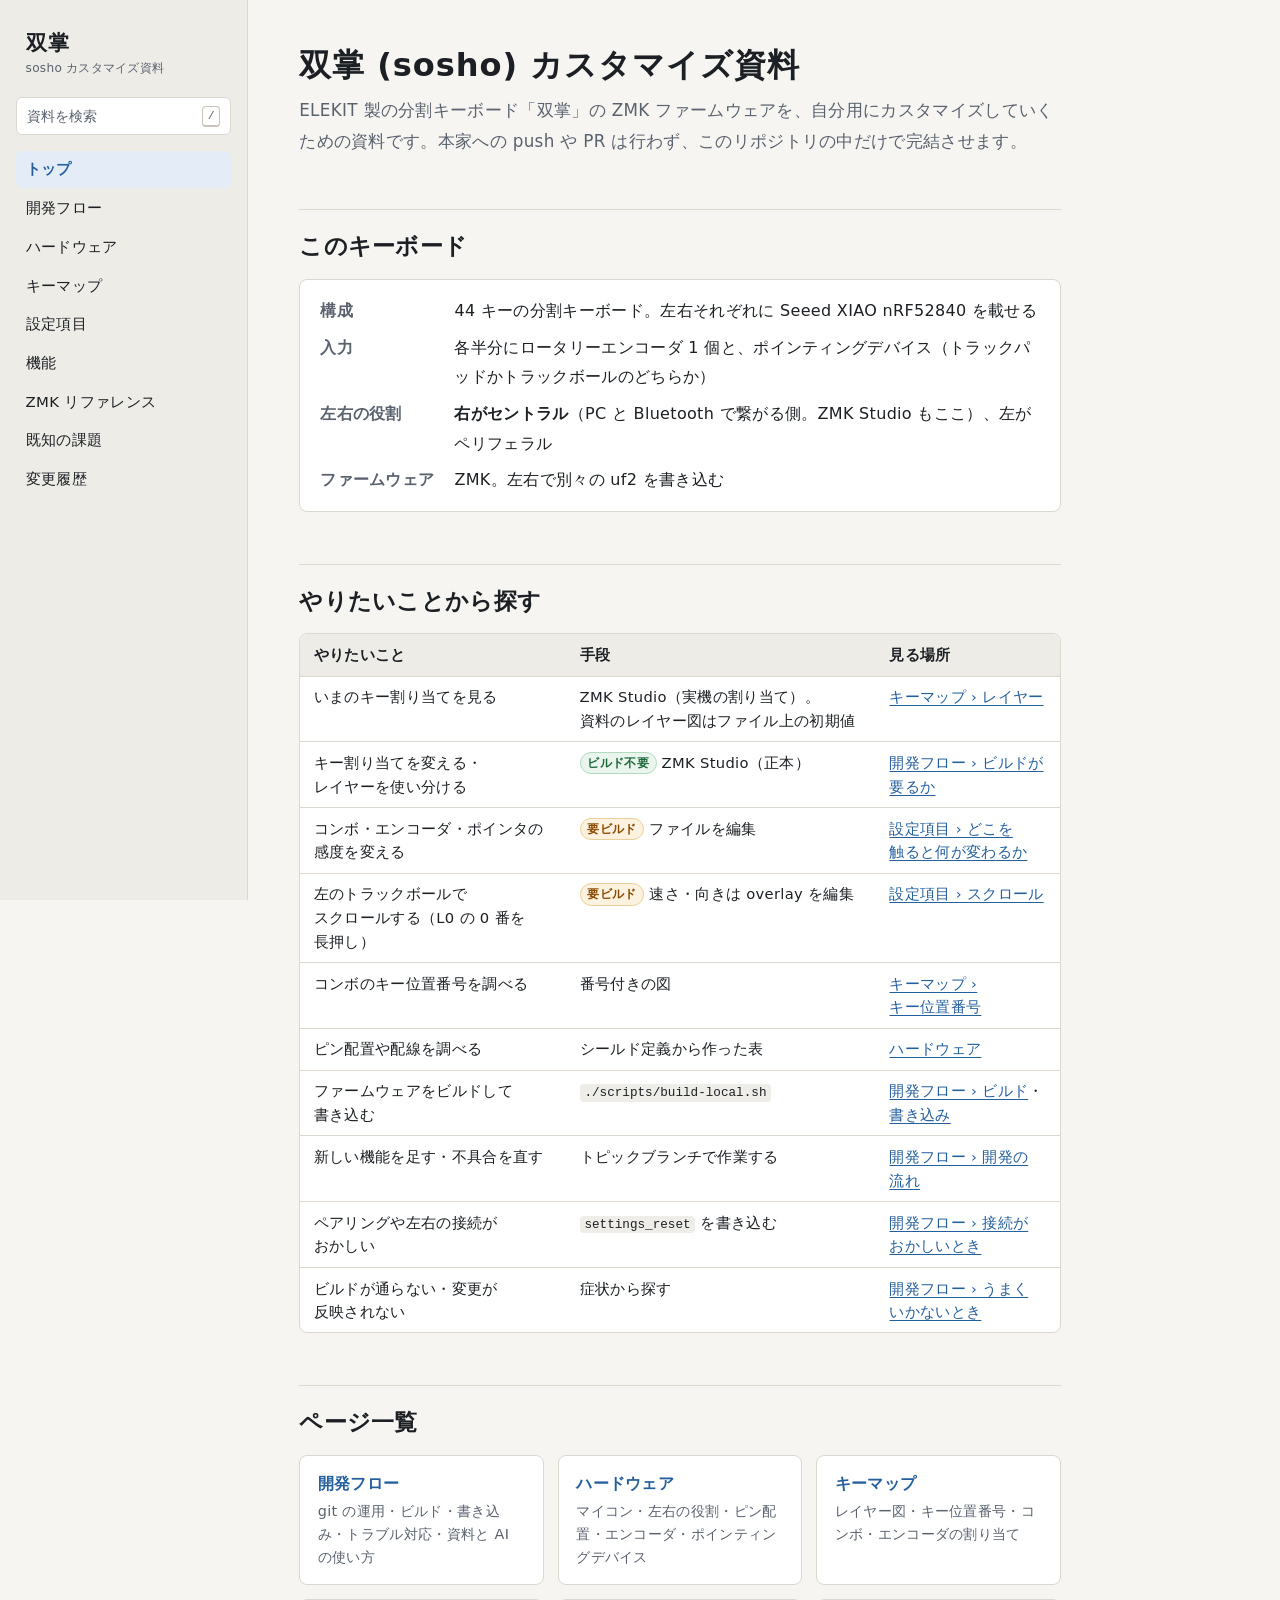
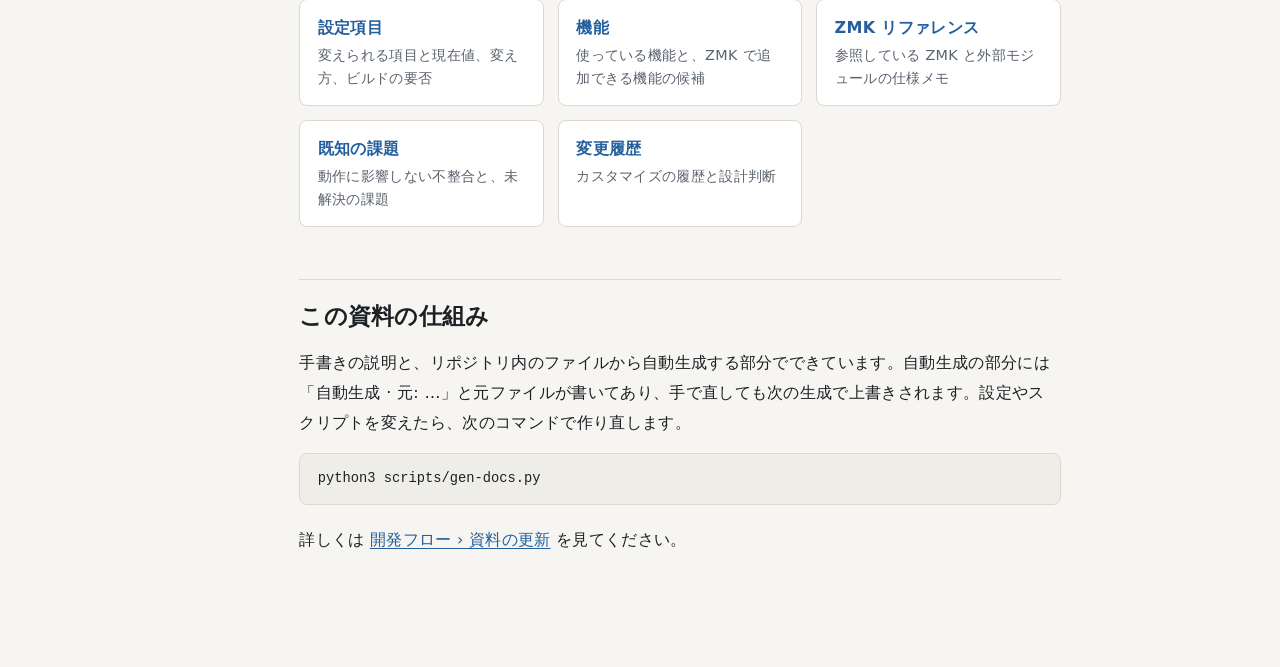
<file: docs/index.html>
<!doctype html>
<html lang="ja">
<head>
<meta charset="utf-8">
<meta name="viewport" content="width=device-width, initial-scale=1">
<title>双掌 (sosho) カスタマイズ資料</title>
<meta name="description" content="ELEKIT 製分割キーボード 双掌 (sosho) の ZMK ファームウェアを自分用にカスタマイズするための資料">
<link rel="stylesheet" href="assets/style.css">
</head>
<body>
<div class="layout">
<!-- gen:nav -->
<nav class="site-nav" aria-label="資料の目次">
<a class="brand" href="index.html">双掌<span>sosho カスタマイズ資料</span></a>
<button class="search-open" type="button" data-search-open>資料を検索<kbd>/</kbd></button>
<ul>
<li><a href="index.html" aria-current="page">トップ</a></li>
<li><a href="workflow.html">開発フロー</a></li>
<li><a href="hardware.html">ハードウェア</a></li>
<li><a href="keymap.html">キーマップ</a></li>
<li><a href="settings.html">設定項目</a></li>
<li><a href="features.html">機能</a></li>
<li><a href="zmk-reference.html">ZMK リファレンス</a></li>
<li><a href="known-issues.html">既知の課題</a></li>
<li><a href="changelog.html">変更履歴</a></li>
</ul>
</nav>
<script src="assets/search-index.js" defer></script>
<script src="assets/search.js" defer></script>
<!-- /gen:nav -->
<main>
<header class="page-head">
<h1>双掌 (sosho) カスタマイズ資料</h1>
<p class="lead">ELEKIT 製の分割キーボード「双掌」の ZMK ファームウェアを、自分用にカスタマイズしていくための資料です。本家への push や PR は行わず、このリポジトリの中だけで完結させます。</p>
</header>

<section>
<h2 id="overview">このキーボード</h2>
<dl class="facts">
<dt>構成</dt>
<dd>44 キーの分割キーボード。左右それぞれに Seeed XIAO nRF52840 を載せる</dd>
<dt>入力</dt>
<dd>各半分にロータリーエンコーダ 1 個と、ポインティングデバイス（トラックパッドかトラックボールのどちらか）</dd>
<dt>左右の役割</dt>
<dd><strong>右がセントラル</strong>（PC と Bluetooth で繋がる側。ZMK Studio もここ）、左がペリフェラル</dd>
<dt>ファームウェア</dt>
<dd>ZMK。左右で別々の uf2 を書き込む</dd>
</dl>
</section>

<section>
<h2 id="start">やりたいことから探す</h2>
<div class="table-wrap">
<table>
<thead><tr><th>やりたいこと</th><th>手段</th><th>見る場所</th></tr></thead>
<tbody>
<tr><td>いまのキー割り当てを見る</td><td>ZMK Studio（実機の割り当て）。資料のレイヤー図はファイル上の初期値</td><td><a href="keymap.html#layers">キーマップ › レイヤー</a></td></tr>
<tr><td>キー割り当てを変える・レイヤーを使い分ける</td><td><span class="badge ok">ビルド不要</span> ZMK Studio（正本）</td><td><a href="workflow.html#decide">開発フロー › ビルドが要るか</a></td></tr>
<tr><td>コンボ・エンコーダ・ポインタの感度を変える</td><td><span class="badge build">要ビルド</span> ファイルを編集</td><td><a href="settings.html#map">設定項目 › どこを触ると何が変わるか</a></td></tr>
<tr><td>左のトラックボールでスクロールする（L0 の 0 番を長押し）</td><td><span class="badge build">要ビルド</span> 速さ・向きは overlay を編集</td><td><a href="settings.html#scroll">設定項目 › スクロール</a></td></tr>
<tr><td>コンボのキー位置番号を調べる</td><td>番号付きの図</td><td><a href="keymap.html#positions">キーマップ › キー位置番号</a></td></tr>
<tr><td>ピン配置や配線を調べる</td><td>シールド定義から作った表</td><td><a href="hardware.html">ハードウェア</a></td></tr>
<tr><td>ファームウェアをビルドして書き込む</td><td><code>./scripts/build-local.sh</code></td><td><a href="workflow.html#build">開発フロー › ビルド</a>・<a href="workflow.html#flash">書き込み</a></td></tr>
<tr><td>新しい機能を足す・不具合を直す</td><td>トピックブランチで作業する</td><td><a href="workflow.html#loop">開発フロー › 開発の流れ</a></td></tr>
<tr><td>ペアリングや左右の接続がおかしい</td><td><code>settings_reset</code> を書き込む</td><td><a href="workflow.html#reset">開発フロー › 接続がおかしいとき</a></td></tr>
<tr><td>ビルドが通らない・変更が反映されない</td><td>症状から探す</td><td><a href="workflow.html#trouble">開発フロー › うまくいかないとき</a></td></tr>
</tbody>
</table>
</div>
</section>

<section>
<h2 id="pages">ページ一覧</h2>
<!-- gen:page-cards -->
<ul class="cards">
<li><a href="workflow.html"><strong>開発フロー</strong><span>git の運用・ビルド・書き込み・トラブル対応・資料と AI の使い方</span></a></li>
<li><a href="hardware.html"><strong>ハードウェア</strong><span>マイコン・左右の役割・ピン配置・エンコーダ・ポインティングデバイス</span></a></li>
<li><a href="keymap.html"><strong>キーマップ</strong><span>レイヤー図・キー位置番号・コンボ・エンコーダの割り当て</span></a></li>
<li><a href="settings.html"><strong>設定項目</strong><span>変えられる項目と現在値、変え方、ビルドの要否</span></a></li>
<li><a href="features.html"><strong>機能</strong><span>使っている機能と、ZMK で追加できる機能の候補</span></a></li>
<li><a href="zmk-reference.html"><strong>ZMK リファレンス</strong><span>参照している ZMK と外部モジュールの仕様メモ</span></a></li>
<li><a href="known-issues.html"><strong>既知の課題</strong><span>動作に影響しない不整合と、未解決の課題</span></a></li>
<li><a href="changelog.html"><strong>変更履歴</strong><span>カスタマイズの履歴と設計判断</span></a></li>
</ul>
<!-- /gen:page-cards -->
</section>

<section>
<h2 id="how">この資料の仕組み</h2>
<p>手書きの説明と、リポジトリ内のファイルから自動生成する部分でできています。自動生成の部分には「自動生成 · 元: …」と元ファイルが書いてあり、手で直しても次の生成で上書きされます。設定やスクリプトを変えたら、次のコマンドで作り直します。</p>
<pre><code>python3 scripts/gen-docs.py</code></pre>
<p>詳しくは <a href="workflow.html#docs">開発フロー › 資料の更新</a> を見てください。</p>
</section>
</main>
</div>
</body>
</html>
</file>
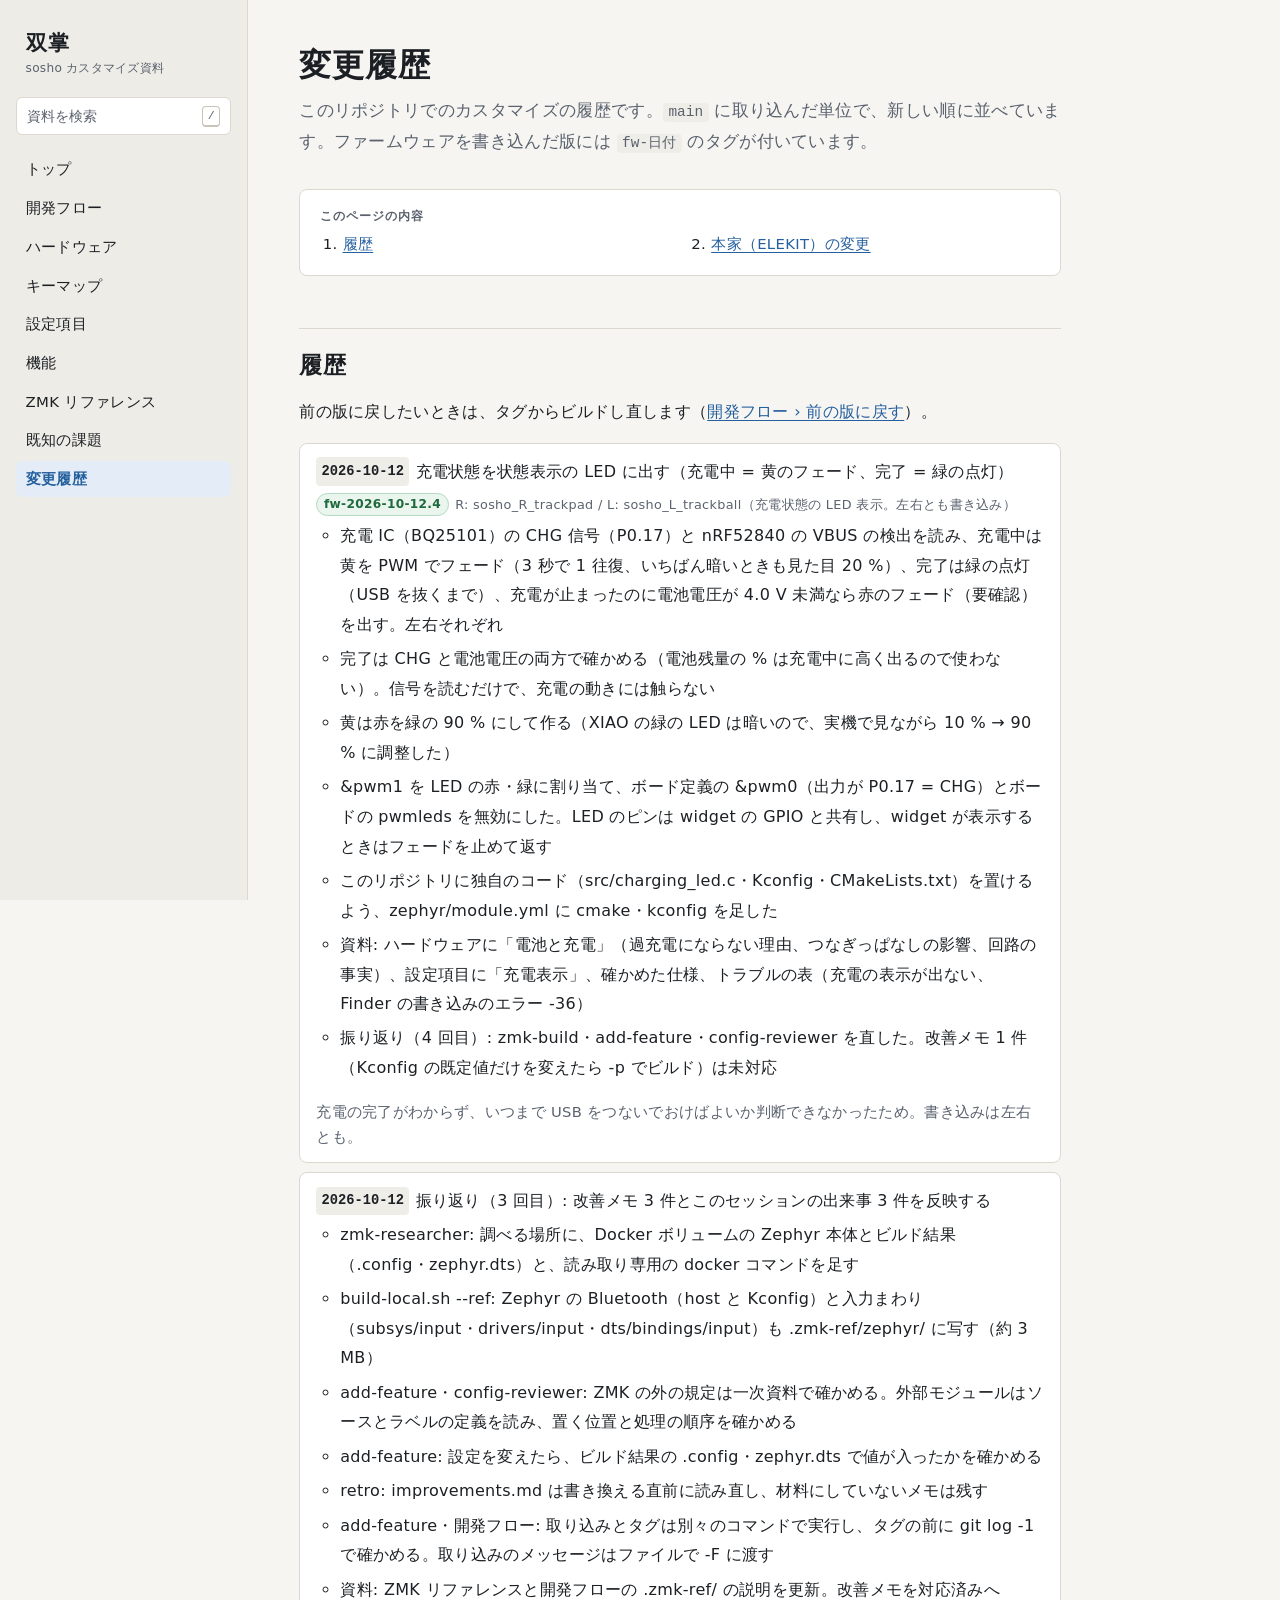
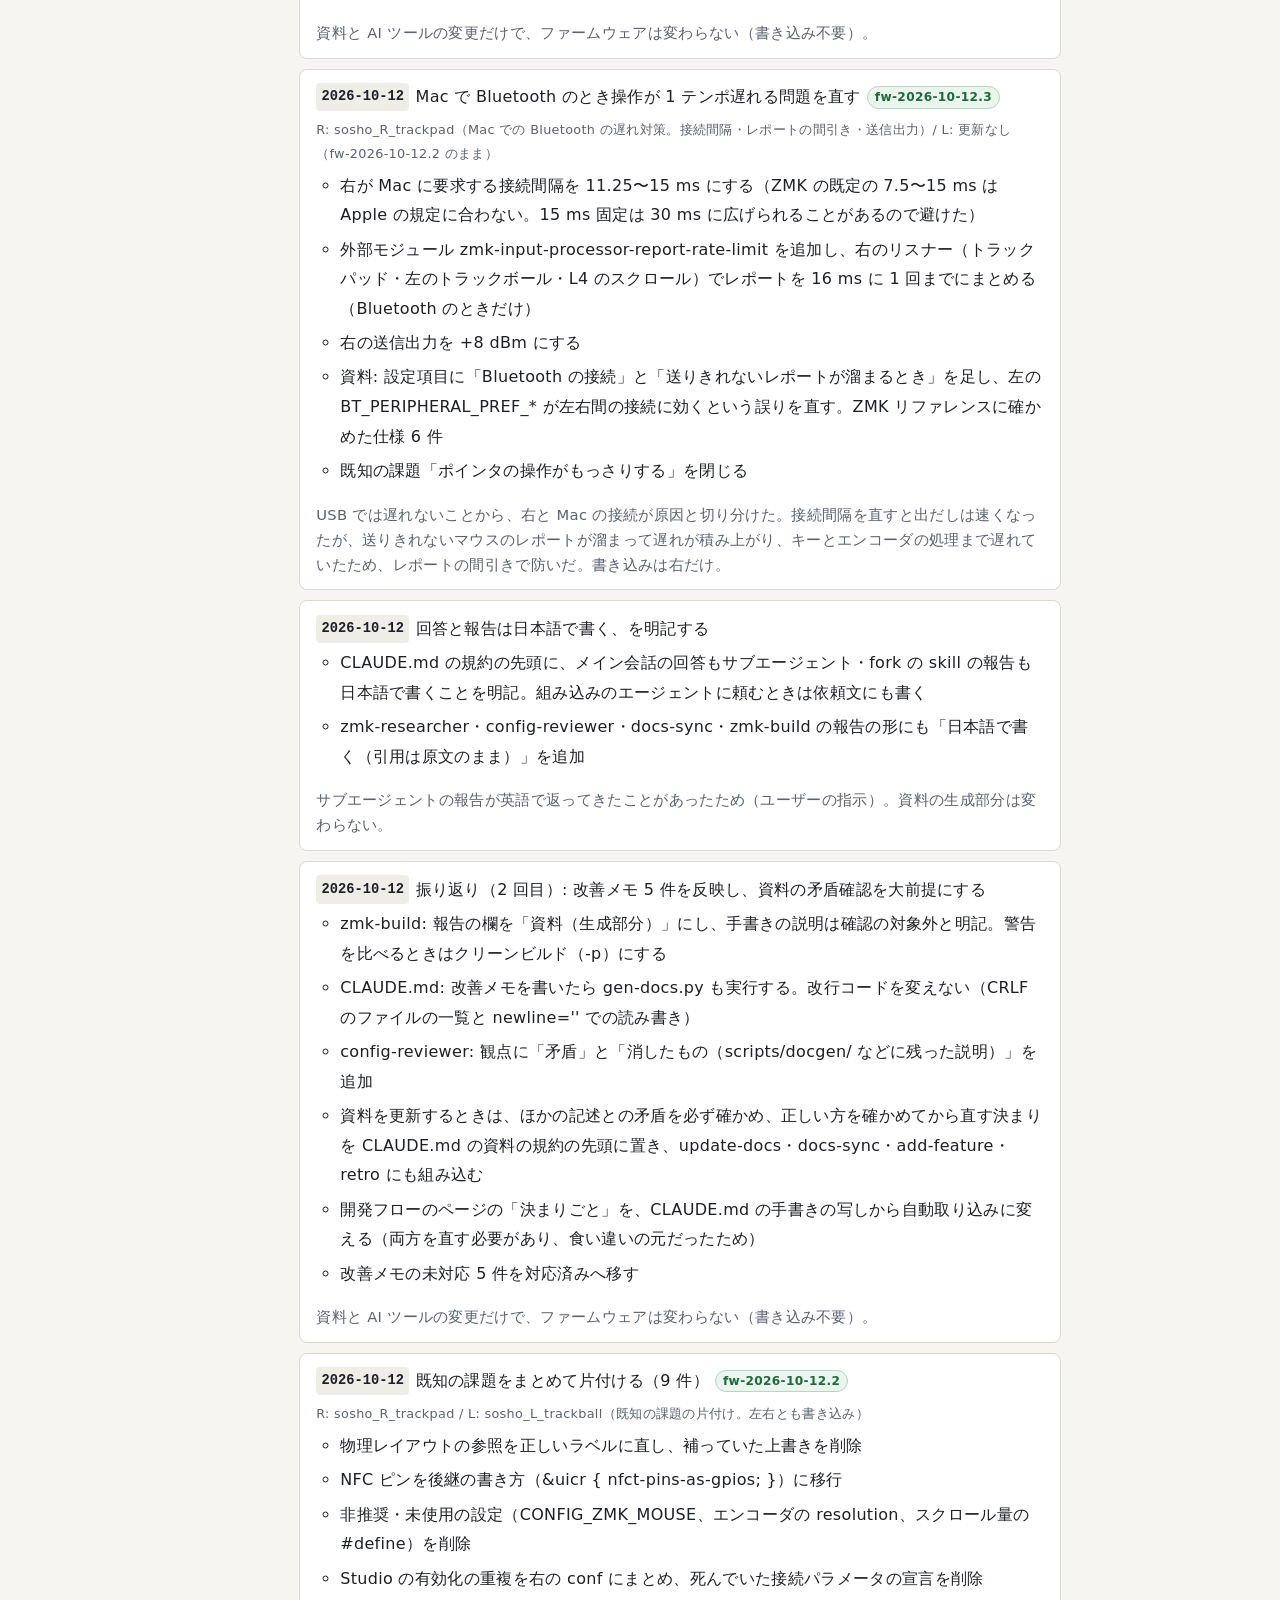
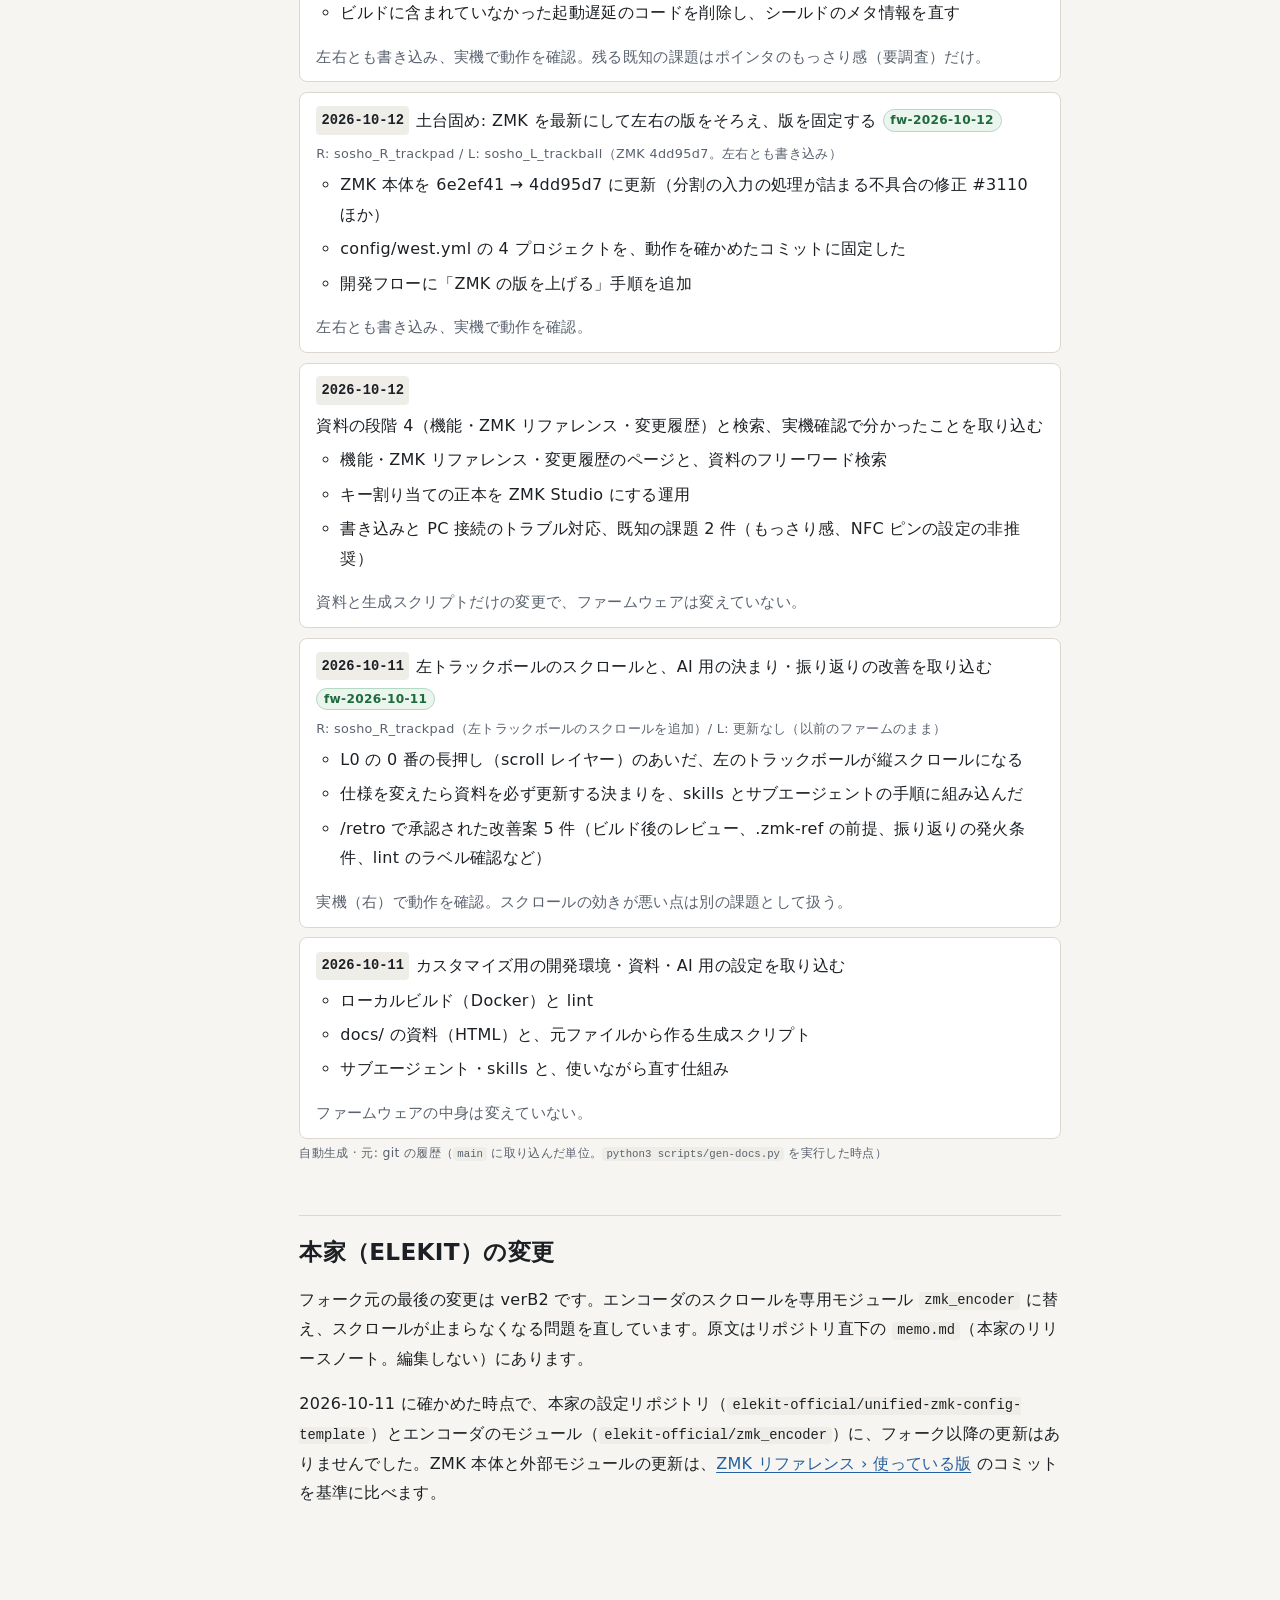
<file: docs/changelog.html>
<!doctype html>
<html lang="ja">
<head>
<meta charset="utf-8">
<meta name="viewport" content="width=device-width, initial-scale=1">
<title>変更履歴 — 双掌 (sosho) カスタマイズ資料</title>
<meta name="description" content="カスタマイズの履歴と、書き込んだ版">
<link rel="stylesheet" href="assets/style.css">
</head>
<body>
<div class="layout">
<!-- gen:nav -->
<nav class="site-nav" aria-label="資料の目次">
<a class="brand" href="index.html">双掌<span>sosho カスタマイズ資料</span></a>
<button class="search-open" type="button" data-search-open>資料を検索<kbd>/</kbd></button>
<ul>
<li><a href="index.html">トップ</a></li>
<li><a href="workflow.html">開発フロー</a></li>
<li><a href="hardware.html">ハードウェア</a></li>
<li><a href="keymap.html">キーマップ</a></li>
<li><a href="settings.html">設定項目</a></li>
<li><a href="features.html">機能</a></li>
<li><a href="zmk-reference.html">ZMK リファレンス</a></li>
<li><a href="known-issues.html">既知の課題</a></li>
<li><a href="changelog.html" aria-current="page">変更履歴</a></li>
</ul>
</nav>
<script src="assets/search-index.js" defer></script>
<script src="assets/search.js" defer></script>
<!-- /gen:nav -->
<main>
<header class="page-head">
<h1>変更履歴</h1>
<p class="lead">このリポジトリでのカスタマイズの履歴です。<code>main</code> に取り込んだ単位で、新しい順に並べています。ファームウェアを書き込んだ版には <code>fw-日付</code> のタグが付いています。</p>
</header>

<!-- gen:toc -->
<nav class="toc" aria-label="このページの目次">
<p>このページの内容</p>
<ol>
<li><a href="#history">履歴</a></li>
<li><a href="#upstream">本家（ELEKIT）の変更</a></li>
</ol>
</nav>
<!-- /gen:toc -->

<section>
<h2 id="history">履歴</h2>
<p>前の版に戻したいときは、タグからビルドし直します（<a href="workflow.html#rollback">開発フロー › 前の版に戻す</a>）。</p>
<!-- gen:changelog -->
<div class="gen">
<ul class="item-list history">
<li><p class="item-head"><code>2026-10-12</code> 充電状態を状態表示の LED に出す（充電中 = 黄のフェード、完了 = 緑の点灯） <span class="badge ok">fw-2026-10-12.4</span> <small>R: sosho_R_trackpad / L: sosho_L_trackball（充電状態の LED 表示。左右とも書き込み）</small></p>
<ul>
<li>充電 IC（BQ25101）の CHG 信号（P0.17）と nRF52840 の VBUS の検出を読み、充電中は黄を PWM でフェード（3 秒で 1 往復、いちばん暗いときも見た目 20 %）、完了は緑の点灯（USB を抜くまで）、充電が止まったのに電池電圧が 4.0 V 未満なら赤のフェード（要確認）を出す。左右それぞれ</li>
<li>完了は CHG と電池電圧の両方で確かめる（電池残量の % は充電中に高く出るので使わない）。信号を読むだけで、充電の動きには触らない</li>
<li>黄は赤を緑の 90 % にして作る（XIAO の緑の LED は暗いので、実機で見ながら 10 % → 90 % に調整した）</li>
<li>&amp;pwm1 を LED の赤・緑に割り当て、ボード定義の &amp;pwm0（出力が P0.17 = CHG）とボードの pwmleds を無効にした。LED のピンは widget の GPIO と共有し、widget が表示するときはフェードを止めて返す</li>
<li>このリポジトリに独自のコード（src/charging_led.c・Kconfig・CMakeLists.txt）を置けるよう、zephyr/module.yml に cmake・kconfig を足した</li>
<li>資料: ハードウェアに「電池と充電」（過充電にならない理由、つなぎっぱなしの影響、回路の事実）、設定項目に「充電表示」、確かめた仕様、トラブルの表（充電の表示が出ない、Finder の書き込みのエラー -36）</li>
<li>振り返り（4 回目）: zmk-build・add-feature・config-reviewer を直した。改善メモ 1 件（Kconfig の既定値だけを変えたら -p でビルド）は未対応</li>
</ul>
<p>充電の完了がわからず、いつまで USB をつないでおけばよいか判断できなかったため。書き込みは左右とも。</p>
</li>
<li><p class="item-head"><code>2026-10-12</code> 振り返り（3 回目）: 改善メモ 3 件とこのセッションの出来事 3 件を反映する</p>
<ul>
<li>zmk-researcher: 調べる場所に、Docker ボリュームの Zephyr 本体とビルド結果（.config・zephyr.dts）と、読み取り専用の docker コマンドを足す</li>
<li>build-local.sh --ref: Zephyr の Bluetooth（host と Kconfig）と入力まわり（subsys/input・drivers/input・dts/bindings/input）も .zmk-ref/zephyr/ に写す（約 3 MB）</li>
<li>add-feature・config-reviewer: ZMK の外の規定は一次資料で確かめる。外部モジュールはソースとラベルの定義を読み、置く位置と処理の順序を確かめる</li>
<li>add-feature: 設定を変えたら、ビルド結果の .config・zephyr.dts で値が入ったかを確かめる</li>
<li>retro: improvements.md は書き換える直前に読み直し、材料にしていないメモは残す</li>
<li>add-feature・開発フロー: 取り込みとタグは別々のコマンドで実行し、タグの前に git log -1 で確かめる。取り込みのメッセージはファイルで -F に渡す</li>
<li>資料: ZMK リファレンスと開発フローの .zmk-ref/ の説明を更新。改善メモを対応済みへ</li>
</ul>
<p>資料と AI ツールの変更だけで、ファームウェアは変わらない（書き込み不要）。</p>
</li>
<li><p class="item-head"><code>2026-10-12</code> Mac で Bluetooth のとき操作が 1 テンポ遅れる問題を直す <span class="badge ok">fw-2026-10-12.3</span> <small>R: sosho_R_trackpad（Mac での Bluetooth の遅れ対策。接続間隔・レポートの間引き・送信出力）/ L: 更新なし（fw-2026-10-12.2 のまま）</small></p>
<ul>
<li>右が Mac に要求する接続間隔を 11.25〜15 ms にする（ZMK の既定の 7.5〜15 ms は Apple の規定に合わない。15 ms 固定は 30 ms に広げられることがあるので避けた）</li>
<li>外部モジュール zmk-input-processor-report-rate-limit を追加し、右のリスナー（トラックパッド・左のトラックボール・L4 のスクロール）でレポートを 16 ms に 1 回までにまとめる（Bluetooth のときだけ）</li>
<li>右の送信出力を +8 dBm にする</li>
<li>資料: 設定項目に「Bluetooth の接続」と「送りきれないレポートが溜まるとき」を足し、左の BT_PERIPHERAL_PREF_* が左右間の接続に効くという誤りを直す。ZMK リファレンスに確かめた仕様 6 件</li>
<li>既知の課題「ポインタの操作がもっさりする」を閉じる</li>
</ul>
<p>USB では遅れないことから、右と Mac の接続が原因と切り分けた。接続間隔を直すと出だしは速くなったが、送りきれないマウスのレポートが溜まって遅れが積み上がり、キーとエンコーダの処理まで遅れていたため、レポートの間引きで防いだ。書き込みは右だけ。</p>
</li>
<li><p class="item-head"><code>2026-10-12</code> 回答と報告は日本語で書く、を明記する</p>
<ul>
<li>CLAUDE.md の規約の先頭に、メイン会話の回答もサブエージェント・fork の skill の報告も日本語で書くことを明記。組み込みのエージェントに頼むときは依頼文にも書く</li>
<li>zmk-researcher・config-reviewer・docs-sync・zmk-build の報告の形にも「日本語で書く（引用は原文のまま）」を追加</li>
</ul>
<p>サブエージェントの報告が英語で返ってきたことがあったため（ユーザーの指示）。資料の生成部分は変わらない。</p>
</li>
<li><p class="item-head"><code>2026-10-12</code> 振り返り（2 回目）: 改善メモ 5 件を反映し、資料の矛盾確認を大前提にする</p>
<ul>
<li>zmk-build: 報告の欄を「資料（生成部分）」にし、手書きの説明は確認の対象外と明記。警告を比べるときはクリーンビルド（-p）にする</li>
<li>CLAUDE.md: 改善メモを書いたら gen-docs.py も実行する。改行コードを変えない（CRLF のファイルの一覧と newline=&#x27;&#x27; での読み書き）</li>
<li>config-reviewer: 観点に「矛盾」と「消したもの（scripts/docgen/ などに残った説明）」を追加</li>
<li>資料を更新するときは、ほかの記述との矛盾を必ず確かめ、正しい方を確かめてから直す決まりを CLAUDE.md の資料の規約の先頭に置き、update-docs・docs-sync・add-feature・retro にも組み込む</li>
<li>開発フローのページの「決まりごと」を、CLAUDE.md の手書きの写しから自動取り込みに変える（両方を直す必要があり、食い違いの元だったため）</li>
<li>改善メモの未対応 5 件を対応済みへ移す</li>
</ul>
<p>資料と AI ツールの変更だけで、ファームウェアは変わらない（書き込み不要）。</p>
</li>
<li><p class="item-head"><code>2026-10-12</code> 既知の課題をまとめて片付ける（9 件） <span class="badge ok">fw-2026-10-12.2</span> <small>R: sosho_R_trackpad / L: sosho_L_trackball（既知の課題の片付け。左右とも書き込み）</small></p>
<ul>
<li>物理レイアウトの参照を正しいラベルに直し、補っていた上書きを削除</li>
<li>NFC ピンを後継の書き方（&amp;uicr { nfct-pins-as-gpios; }）に移行</li>
<li>非推奨・未使用の設定（CONFIG_ZMK_MOUSE、エンコーダの resolution、スクロール量の #define）を削除</li>
<li>Studio の有効化の重複を右の conf にまとめ、死んでいた接続パラメータの宣言を削除</li>
<li>ビルドに含まれていなかった起動遅延のコードを削除し、シールドのメタ情報を直す</li>
</ul>
<p>左右とも書き込み、実機で動作を確認。残る既知の課題はポインタのもっさり感（要調査）だけ。</p>
</li>
<li><p class="item-head"><code>2026-10-12</code> 土台固め: ZMK を最新にして左右の版をそろえ、版を固定する <span class="badge ok">fw-2026-10-12</span> <small>R: sosho_R_trackpad / L: sosho_L_trackball（ZMK 4dd95d7。左右とも書き込み）</small></p>
<ul>
<li>ZMK 本体を 6e2ef41 → 4dd95d7 に更新（分割の入力の処理が詰まる不具合の修正 #3110 ほか）</li>
<li>config/west.yml の 4 プロジェクトを、動作を確かめたコミットに固定した</li>
<li>開発フローに「ZMK の版を上げる」手順を追加</li>
</ul>
<p>左右とも書き込み、実機で動作を確認。</p>
</li>
<li><p class="item-head"><code>2026-10-12</code> 資料の段階 4（機能・ZMK リファレンス・変更履歴）と検索、実機確認で分かったことを取り込む</p>
<ul>
<li>機能・ZMK リファレンス・変更履歴のページと、資料のフリーワード検索</li>
<li>キー割り当ての正本を ZMK Studio にする運用</li>
<li>書き込みと PC 接続のトラブル対応、既知の課題 2 件（もっさり感、NFC ピンの設定の非推奨）</li>
</ul>
<p>資料と生成スクリプトだけの変更で、ファームウェアは変えていない。</p>
</li>
<li><p class="item-head"><code>2026-10-11</code> 左トラックボールのスクロールと、AI 用の決まり・振り返りの改善を取り込む <span class="badge ok">fw-2026-10-11</span> <small>R: sosho_R_trackpad（左トラックボールのスクロールを追加）/ L: 更新なし（以前のファームのまま）</small></p>
<ul>
<li>L0 の 0 番の長押し（scroll レイヤー）のあいだ、左のトラックボールが縦スクロールになる</li>
<li>仕様を変えたら資料を必ず更新する決まりを、skills とサブエージェントの手順に組み込んだ</li>
<li>/retro で承認された改善案 5 件（ビルド後のレビュー、.zmk-ref の前提、振り返りの発火条件、lint のラベル確認など）</li>
</ul>
<p>実機（右）で動作を確認。スクロールの効きが悪い点は別の課題として扱う。</p>
</li>
<li><p class="item-head"><code>2026-10-11</code> カスタマイズ用の開発環境・資料・AI 用の設定を取り込む</p>
<ul>
<li>ローカルビルド（Docker）と lint</li>
<li>docs/ の資料（HTML）と、元ファイルから作る生成スクリプト</li>
<li>サブエージェント・skills と、使いながら直す仕組み</li>
</ul>
<p>ファームウェアの中身は変えていない。</p>
</li>
</ul>
<p class="gen-note">自動生成 · 元: git の履歴（<code>main</code> に取り込んだ単位。<code>python3 scripts/gen-docs.py</code> を実行した時点）</p>
</div>
<!-- /gen:changelog -->
</section>

<section>
<h2 id="upstream">本家（ELEKIT）の変更</h2>
<p>フォーク元の最後の変更は verB2 です。エンコーダのスクロールを専用モジュール <code>zmk_encoder</code> に替え、スクロールが止まらなくなる問題を直しています。原文はリポジトリ直下の <code>memo.md</code>（本家のリリースノート。編集しない）にあります。</p>
<p>2026-10-11 に確かめた時点で、本家の設定リポジトリ（<code>elekit-official/unified-zmk-config-template</code>）とエンコーダのモジュール（<code>elekit-official/zmk_encoder</code>）に、フォーク以降の更新はありませんでした。ZMK 本体と外部モジュールの更新は、<a href="zmk-reference.html#versions">ZMK リファレンス › 使っている版</a> のコミットを基準に比べます。</p>
</section>
</main>
</div>
</body>
</html>
</file>
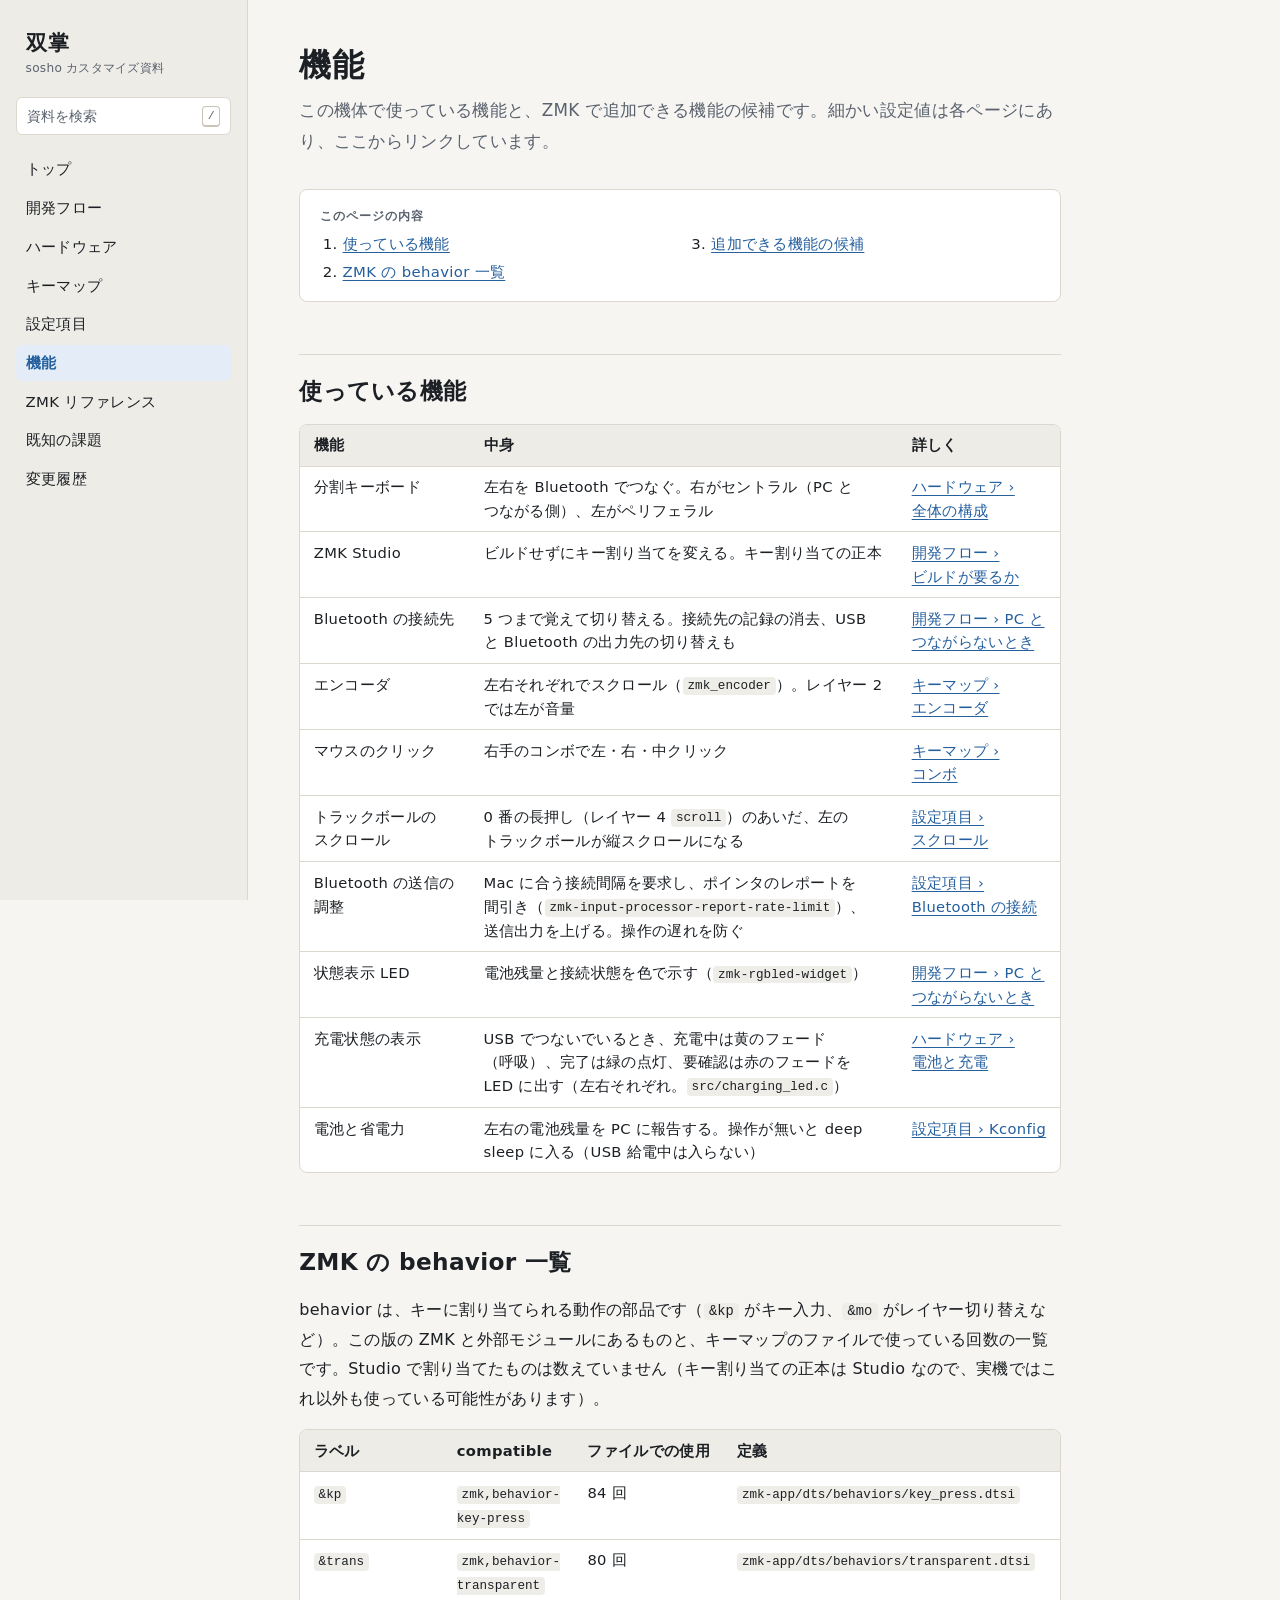
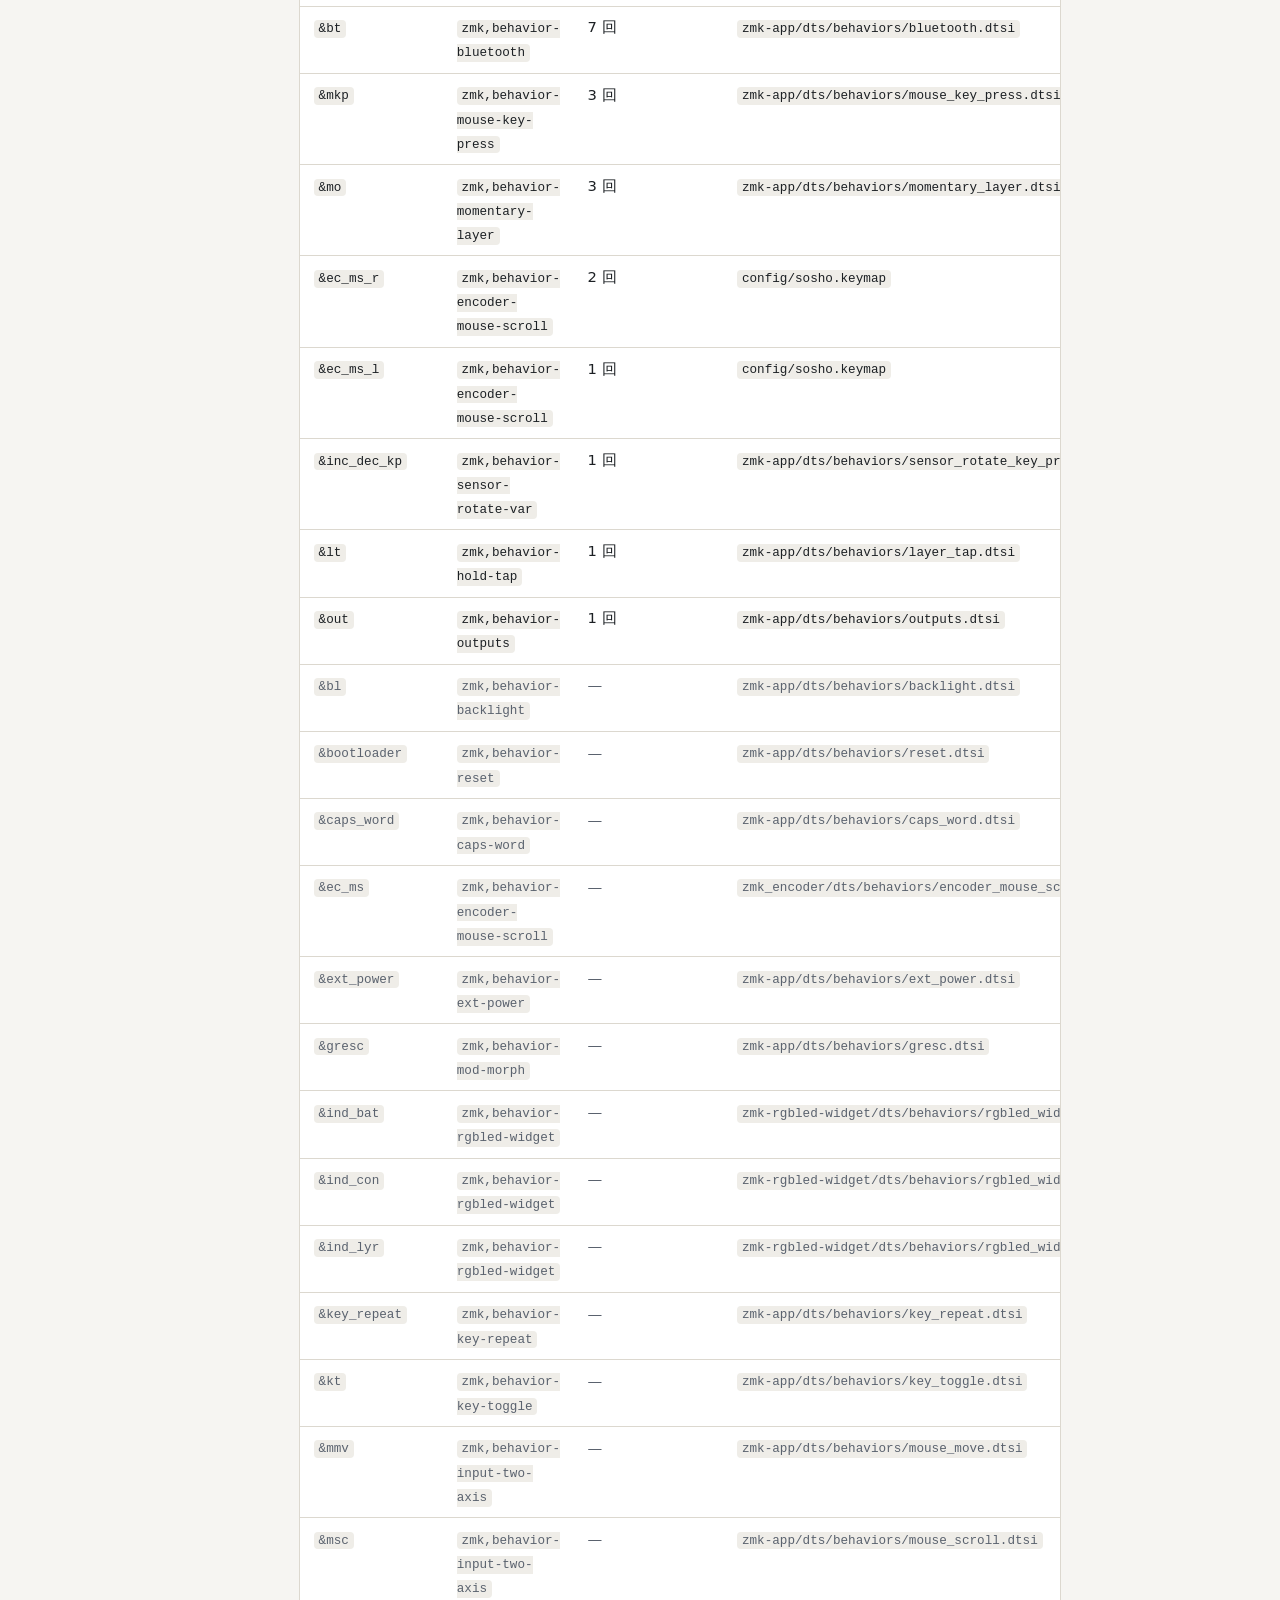
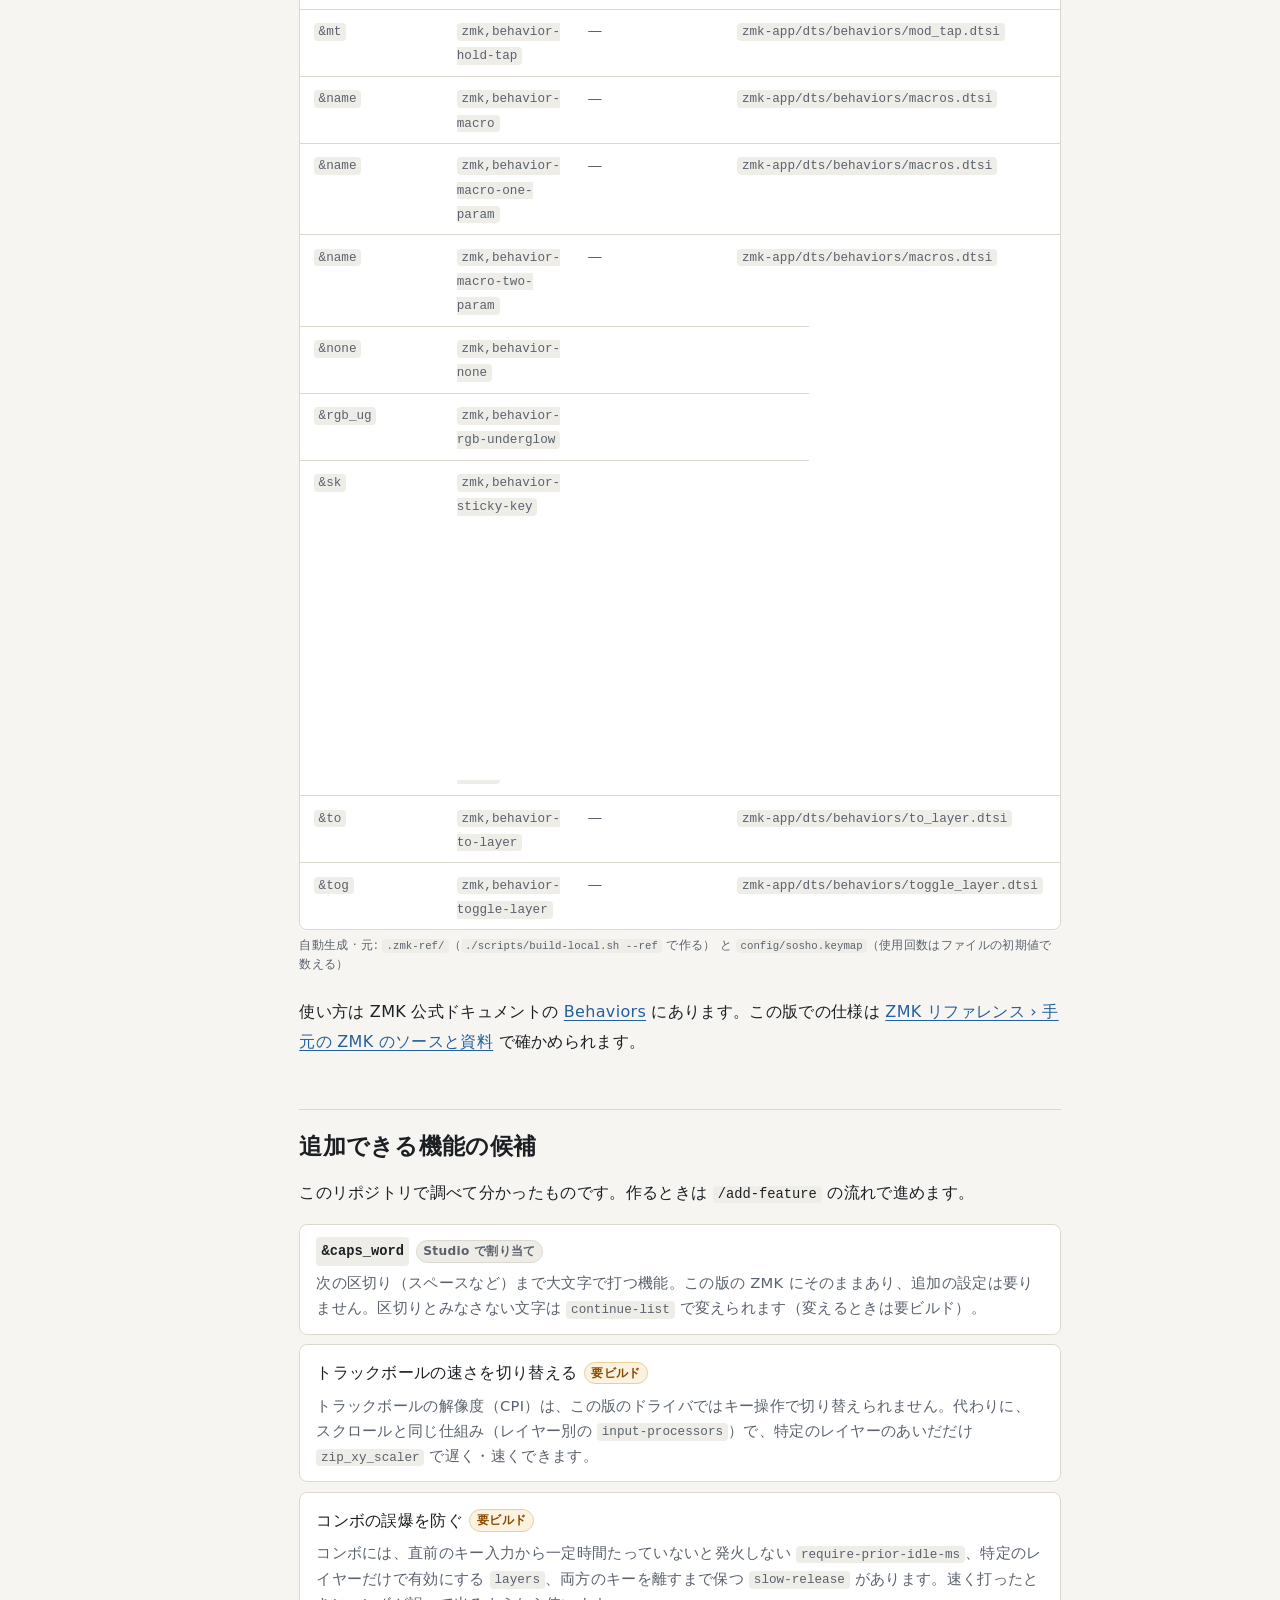
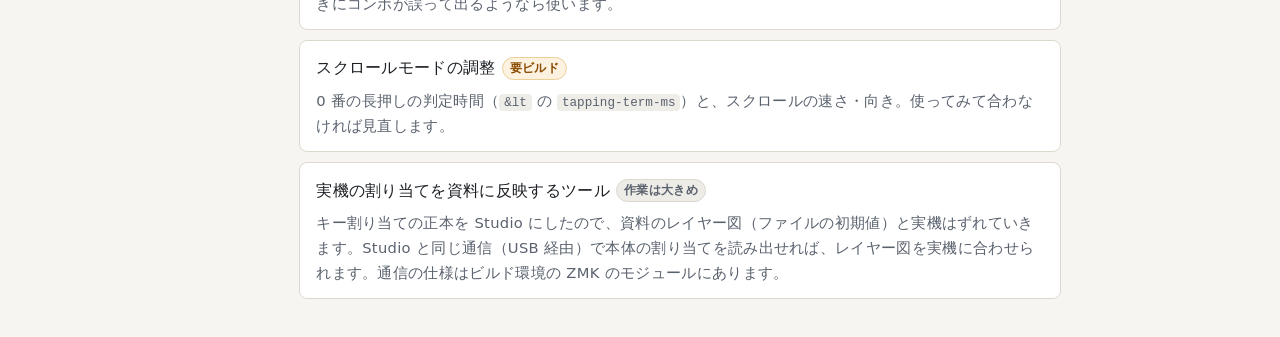
<file: docs/features.html>
<!doctype html>
<html lang="ja">
<head>
<meta charset="utf-8">
<meta name="viewport" content="width=device-width, initial-scale=1">
<title>機能 — 双掌 (sosho) カスタマイズ資料</title>
<meta name="description" content="使っている機能と、ZMK で追加できる機能の候補">
<link rel="stylesheet" href="assets/style.css">
</head>
<body>
<div class="layout">
<!-- gen:nav -->
<nav class="site-nav" aria-label="資料の目次">
<a class="brand" href="index.html">双掌<span>sosho カスタマイズ資料</span></a>
<button class="search-open" type="button" data-search-open>資料を検索<kbd>/</kbd></button>
<ul>
<li><a href="index.html">トップ</a></li>
<li><a href="workflow.html">開発フロー</a></li>
<li><a href="hardware.html">ハードウェア</a></li>
<li><a href="keymap.html">キーマップ</a></li>
<li><a href="settings.html">設定項目</a></li>
<li><a href="features.html" aria-current="page">機能</a></li>
<li><a href="zmk-reference.html">ZMK リファレンス</a></li>
<li><a href="known-issues.html">既知の課題</a></li>
<li><a href="changelog.html">変更履歴</a></li>
</ul>
</nav>
<script src="assets/search-index.js" defer></script>
<script src="assets/search.js" defer></script>
<!-- /gen:nav -->
<main>
<header class="page-head">
<h1>機能</h1>
<p class="lead">この機体で使っている機能と、ZMK で追加できる機能の候補です。細かい設定値は各ページにあり、ここからリンクしています。</p>
</header>

<!-- gen:toc -->
<nav class="toc" aria-label="このページの目次">
<p>このページの内容</p>
<ol>
<li><a href="#in-use">使っている機能</a></li>
<li><a href="#behaviors">ZMK の behavior 一覧</a></li>
<li><a href="#candidates">追加できる機能の候補</a></li>
</ol>
</nav>
<!-- /gen:toc -->

<section>
<h2 id="in-use">使っている機能</h2>
<div class="table-wrap">
<table>
<thead><tr><th>機能</th><th>中身</th><th>詳しく</th></tr></thead>
<tbody>
<tr><td>分割キーボード</td><td>左右を Bluetooth でつなぐ。右がセントラル（PC とつながる側）、左がペリフェラル</td><td><a href="hardware.html#overview">ハードウェア › 全体の構成</a></td></tr>
<tr><td>ZMK Studio</td><td>ビルドせずにキー割り当てを変える。キー割り当ての正本</td><td><a href="workflow.html#decide">開発フロー › ビルドが要るか</a></td></tr>
<tr><td>Bluetooth の接続先</td><td>5 つまで覚えて切り替える。接続先の記録の消去、USB と Bluetooth の出力先の切り替えも</td><td><a href="workflow.html#pc-pairing">開発フロー › PC とつながらないとき</a></td></tr>
<tr><td>エンコーダ</td><td>左右それぞれでスクロール（<code>zmk_encoder</code>）。レイヤー 2 では左が音量</td><td><a href="keymap.html#encoder">キーマップ › エンコーダ</a></td></tr>
<tr><td>マウスのクリック</td><td>右手のコンボで左・右・中クリック</td><td><a href="keymap.html#combos">キーマップ › コンボ</a></td></tr>
<tr><td>トラックボールのスクロール</td><td>0 番の長押し（レイヤー 4 <code>scroll</code>）のあいだ、左のトラックボールが縦スクロールになる</td><td><a href="settings.html#scroll">設定項目 › スクロール</a></td></tr>
<tr><td>Bluetooth の送信の調整</td><td>Mac に合う接続間隔を要求し、ポインタのレポートを間引き（<code>zmk-input-processor-report-rate-limit</code>）、送信出力を上げる。操作の遅れを防ぐ</td><td><a href="settings.html#bluetooth">設定項目 › Bluetooth の接続</a></td></tr>
<tr><td>状態表示 LED</td><td>電池残量と接続状態を色で示す（<code>zmk-rgbled-widget</code>）</td><td><a href="workflow.html#pc-pairing">開発フロー › PC とつながらないとき</a></td></tr>
<tr><td>充電状態の表示</td><td>USB でつないでいるとき、充電中は黄のフェード（呼吸）、完了は緑の点灯、要確認は赤のフェードを LED に出す（左右それぞれ。<code>src/charging_led.c</code>）</td><td><a href="hardware.html#charging">ハードウェア › 電池と充電</a></td></tr>
<tr><td>電池と省電力</td><td>左右の電池残量を PC に報告する。操作が無いと deep sleep に入る（USB 給電中は入らない）</td><td><a href="settings.html#kconfig">設定項目 › Kconfig</a></td></tr>
</tbody>
</table>
</div>
</section>

<section>
<h2 id="behaviors">ZMK の behavior 一覧</h2>
<p>behavior は、キーに割り当てられる動作の部品です（<code>&amp;kp</code> がキー入力、<code>&amp;mo</code> がレイヤー切り替えなど）。この版の ZMK と外部モジュールにあるものと、キーマップのファイルで使っている回数の一覧です。Studio で割り当てたものは数えていません（キー割り当ての正本は Studio なので、実機ではこれ以外も使っている可能性があります）。</p>
<!-- gen:zmk-behaviors -->
<div class="gen">
<div class="table-wrap">
<table>
<thead><tr><th>ラベル</th><th>compatible</th><th>ファイルでの使用</th><th>定義</th></tr></thead>
<tbody>
<tr><td><code>&amp;kp</code></td><td><code>zmk,behavior-key-press</code></td><td>84 回</td><td><code>zmk-app/dts/behaviors/key_press.dtsi</code></td></tr>
<tr><td><code>&amp;trans</code></td><td><code>zmk,behavior-transparent</code></td><td>80 回</td><td><code>zmk-app/dts/behaviors/transparent.dtsi</code></td></tr>
<tr><td><code>&amp;bt</code></td><td><code>zmk,behavior-bluetooth</code></td><td>7 回</td><td><code>zmk-app/dts/behaviors/bluetooth.dtsi</code></td></tr>
<tr><td><code>&amp;mkp</code></td><td><code>zmk,behavior-mouse-key-press</code></td><td>3 回</td><td><code>zmk-app/dts/behaviors/mouse_key_press.dtsi</code></td></tr>
<tr><td><code>&amp;mo</code></td><td><code>zmk,behavior-momentary-layer</code></td><td>3 回</td><td><code>zmk-app/dts/behaviors/momentary_layer.dtsi</code></td></tr>
<tr><td><code>&amp;ec_ms_r</code></td><td><code>zmk,behavior-encoder-mouse-scroll</code></td><td>2 回</td><td><code>config/sosho.keymap</code></td></tr>
<tr><td><code>&amp;ec_ms_l</code></td><td><code>zmk,behavior-encoder-mouse-scroll</code></td><td>1 回</td><td><code>config/sosho.keymap</code></td></tr>
<tr><td><code>&amp;inc_dec_kp</code></td><td><code>zmk,behavior-sensor-rotate-var</code></td><td>1 回</td><td><code>zmk-app/dts/behaviors/sensor_rotate_key_press.dtsi</code></td></tr>
<tr><td><code>&amp;lt</code></td><td><code>zmk,behavior-hold-tap</code></td><td>1 回</td><td><code>zmk-app/dts/behaviors/layer_tap.dtsi</code></td></tr>
<tr><td><code>&amp;out</code></td><td><code>zmk,behavior-outputs</code></td><td>1 回</td><td><code>zmk-app/dts/behaviors/outputs.dtsi</code></td></tr>
<tr class="dim"><td><code>&amp;bl</code></td><td><code>zmk,behavior-backlight</code></td><td>—</td><td><code>zmk-app/dts/behaviors/backlight.dtsi</code></td></tr>
<tr class="dim"><td><code>&amp;bootloader</code></td><td><code>zmk,behavior-reset</code></td><td>—</td><td><code>zmk-app/dts/behaviors/reset.dtsi</code></td></tr>
<tr class="dim"><td><code>&amp;caps_word</code></td><td><code>zmk,behavior-caps-word</code></td><td>—</td><td><code>zmk-app/dts/behaviors/caps_word.dtsi</code></td></tr>
<tr class="dim"><td><code>&amp;ec_ms</code></td><td><code>zmk,behavior-encoder-mouse-scroll</code></td><td>—</td><td><code>zmk_encoder/dts/behaviors/encoder_mouse_scroll.dtsi</code></td></tr>
<tr class="dim"><td><code>&amp;ext_power</code></td><td><code>zmk,behavior-ext-power</code></td><td>—</td><td><code>zmk-app/dts/behaviors/ext_power.dtsi</code></td></tr>
<tr class="dim"><td><code>&amp;gresc</code></td><td><code>zmk,behavior-mod-morph</code></td><td>—</td><td><code>zmk-app/dts/behaviors/gresc.dtsi</code></td></tr>
<tr class="dim"><td><code>&amp;ind_bat</code></td><td><code>zmk,behavior-rgbled-widget</code></td><td>—</td><td><code>zmk-rgbled-widget/dts/behaviors/rgbled_widget.dtsi</code></td></tr>
<tr class="dim"><td><code>&amp;ind_con</code></td><td><code>zmk,behavior-rgbled-widget</code></td><td>—</td><td><code>zmk-rgbled-widget/dts/behaviors/rgbled_widget.dtsi</code></td></tr>
<tr class="dim"><td><code>&amp;ind_lyr</code></td><td><code>zmk,behavior-rgbled-widget</code></td><td>—</td><td><code>zmk-rgbled-widget/dts/behaviors/rgbled_widget.dtsi</code></td></tr>
<tr class="dim"><td><code>&amp;key_repeat</code></td><td><code>zmk,behavior-key-repeat</code></td><td>—</td><td><code>zmk-app/dts/behaviors/key_repeat.dtsi</code></td></tr>
<tr class="dim"><td><code>&amp;kt</code></td><td><code>zmk,behavior-key-toggle</code></td><td>—</td><td><code>zmk-app/dts/behaviors/key_toggle.dtsi</code></td></tr>
<tr class="dim"><td><code>&amp;mmv</code></td><td><code>zmk,behavior-input-two-axis</code></td><td>—</td><td><code>zmk-app/dts/behaviors/mouse_move.dtsi</code></td></tr>
<tr class="dim"><td><code>&amp;msc</code></td><td><code>zmk,behavior-input-two-axis</code></td><td>—</td><td><code>zmk-app/dts/behaviors/mouse_scroll.dtsi</code></td></tr>
<tr class="dim"><td><code>&amp;mt</code></td><td><code>zmk,behavior-hold-tap</code></td><td>—</td><td><code>zmk-app/dts/behaviors/mod_tap.dtsi</code></td></tr>
<tr class="dim"><td><code>&amp;name</code></td><td><code>zmk,behavior-macro</code></td><td>—</td><td><code>zmk-app/dts/behaviors/macros.dtsi</code></td></tr>
<tr class="dim"><td><code>&amp;name</code></td><td><code>zmk,behavior-macro-one-param</code></td><td>—</td><td><code>zmk-app/dts/behaviors/macros.dtsi</code></td></tr>
<tr class="dim"><td><code>&amp;name</code></td><td><code>zmk,behavior-macro-two-param</code></td><td>—</td><td><code>zmk-app/dts/behaviors/macros.dtsi</code></td></tr>
<tr class="dim"><td><code>&amp;none</code></td><td><code>zmk,behavior-none</code></td><td>—</td><td><code>zmk-app/dts/behaviors/none.dtsi</code></td></tr>
<tr class="dim"><td><code>&amp;rgb_ug</code></td><td><code>zmk,behavior-rgb-underglow</code></td><td>—</td><td><code>zmk-app/dts/behaviors/rgb_underglow.dtsi</code></td></tr>
<tr class="dim"><td><code>&amp;sk</code></td><td><code>zmk,behavior-sticky-key</code></td><td>—</td><td><code>zmk-app/dts/behaviors/sticky_key.dtsi</code></td></tr>
<tr class="dim"><td><code>&amp;sl</code></td><td><code>zmk,behavior-sticky-key</code></td><td>—</td><td><code>zmk-app/dts/behaviors/sticky_key.dtsi</code></td></tr>
<tr class="dim"><td><code>&amp;soft_off</code></td><td><code>zmk,behavior-soft-off</code></td><td>—</td><td><code>zmk-app/dts/behaviors/soft_off.dtsi</code></td></tr>
<tr class="dim"><td><code>&amp;studio_unlock</code></td><td><code>zmk,behavior-studio-unlock</code></td><td>—</td><td><code>zmk-app/dts/behaviors/studio_unlock.dtsi</code></td></tr>
<tr class="dim"><td><code>&amp;sys_reset</code></td><td><code>zmk,behavior-reset</code></td><td>—</td><td><code>zmk-app/dts/behaviors/reset.dtsi</code></td></tr>
<tr class="dim"><td><code>&amp;to</code></td><td><code>zmk,behavior-to-layer</code></td><td>—</td><td><code>zmk-app/dts/behaviors/to_layer.dtsi</code></td></tr>
<tr class="dim"><td><code>&amp;tog</code></td><td><code>zmk,behavior-toggle-layer</code></td><td>—</td><td><code>zmk-app/dts/behaviors/toggle_layer.dtsi</code></td></tr>
</tbody>
</table>
</div>
<p class="gen-note">自動生成 · 元: <code>.zmk-ref/</code>（<code>./scripts/build-local.sh --ref</code> で作る） と <code>config/sosho.keymap</code>（使用回数はファイルの初期値で数える）</p>
</div>
<!-- /gen:zmk-behaviors -->
<p>使い方は ZMK 公式ドキュメントの <a href="https://zmk.dev/docs/keymaps/behaviors">Behaviors</a> にあります。この版での仕様は <a href="zmk-reference.html#local">ZMK リファレンス › 手元の ZMK のソースと資料</a> で確かめられます。</p>
</section>

<section>
<h2 id="candidates">追加できる機能の候補</h2>
<p>このリポジトリで調べて分かったものです。作るときは <code>/add-feature</code> の流れで進めます。</p>
<ul class="item-list">
<li><p class="item-head"><code>&amp;caps_word</code> <span class="badge">Studio で割り当て</span></p><p>次の区切り（スペースなど）まで大文字で打つ機能。この版の ZMK にそのままあり、追加の設定は要りません。区切りとみなさない文字は <code>continue-list</code> で変えられます（変えるときは要ビルド）。</p></li>
<li><p class="item-head">トラックボールの速さを切り替える <span class="badge build">要ビルド</span></p><p>トラックボールの解像度（CPI）は、この版のドライバではキー操作で切り替えられません。代わりに、スクロールと同じ仕組み（レイヤー別の <code>input-processors</code>）で、特定のレイヤーのあいだだけ <code>zip_xy_scaler</code> で遅く・速くできます。</p></li>
<li><p class="item-head">コンボの誤爆を防ぐ <span class="badge build">要ビルド</span></p><p>コンボには、直前のキー入力から一定時間たっていないと発火しない <code>require-prior-idle-ms</code>、特定のレイヤーだけで有効にする <code>layers</code>、両方のキーを離すまで保つ <code>slow-release</code> があります。速く打ったときにコンボが誤って出るようなら使います。</p></li>
<li><p class="item-head">スクロールモードの調整 <span class="badge build">要ビルド</span></p><p>0 番の長押しの判定時間（<code>&amp;lt</code> の <code>tapping-term-ms</code>）と、スクロールの速さ・向き。使ってみて合わなければ見直します。</p></li>
<li><p class="item-head">実機の割り当てを資料に反映するツール <span class="badge">作業は大きめ</span></p><p>キー割り当ての正本を Studio にしたので、資料のレイヤー図（ファイルの初期値）と実機はずれていきます。Studio と同じ通信（USB 経由）で本体の割り当てを読み出せれば、レイヤー図を実機に合わせられます。通信の仕様はビルド環境の ZMK のモジュールにあります。</p></li>
</ul>
</section>
</main>
</div>
</body>
</html>
</file>
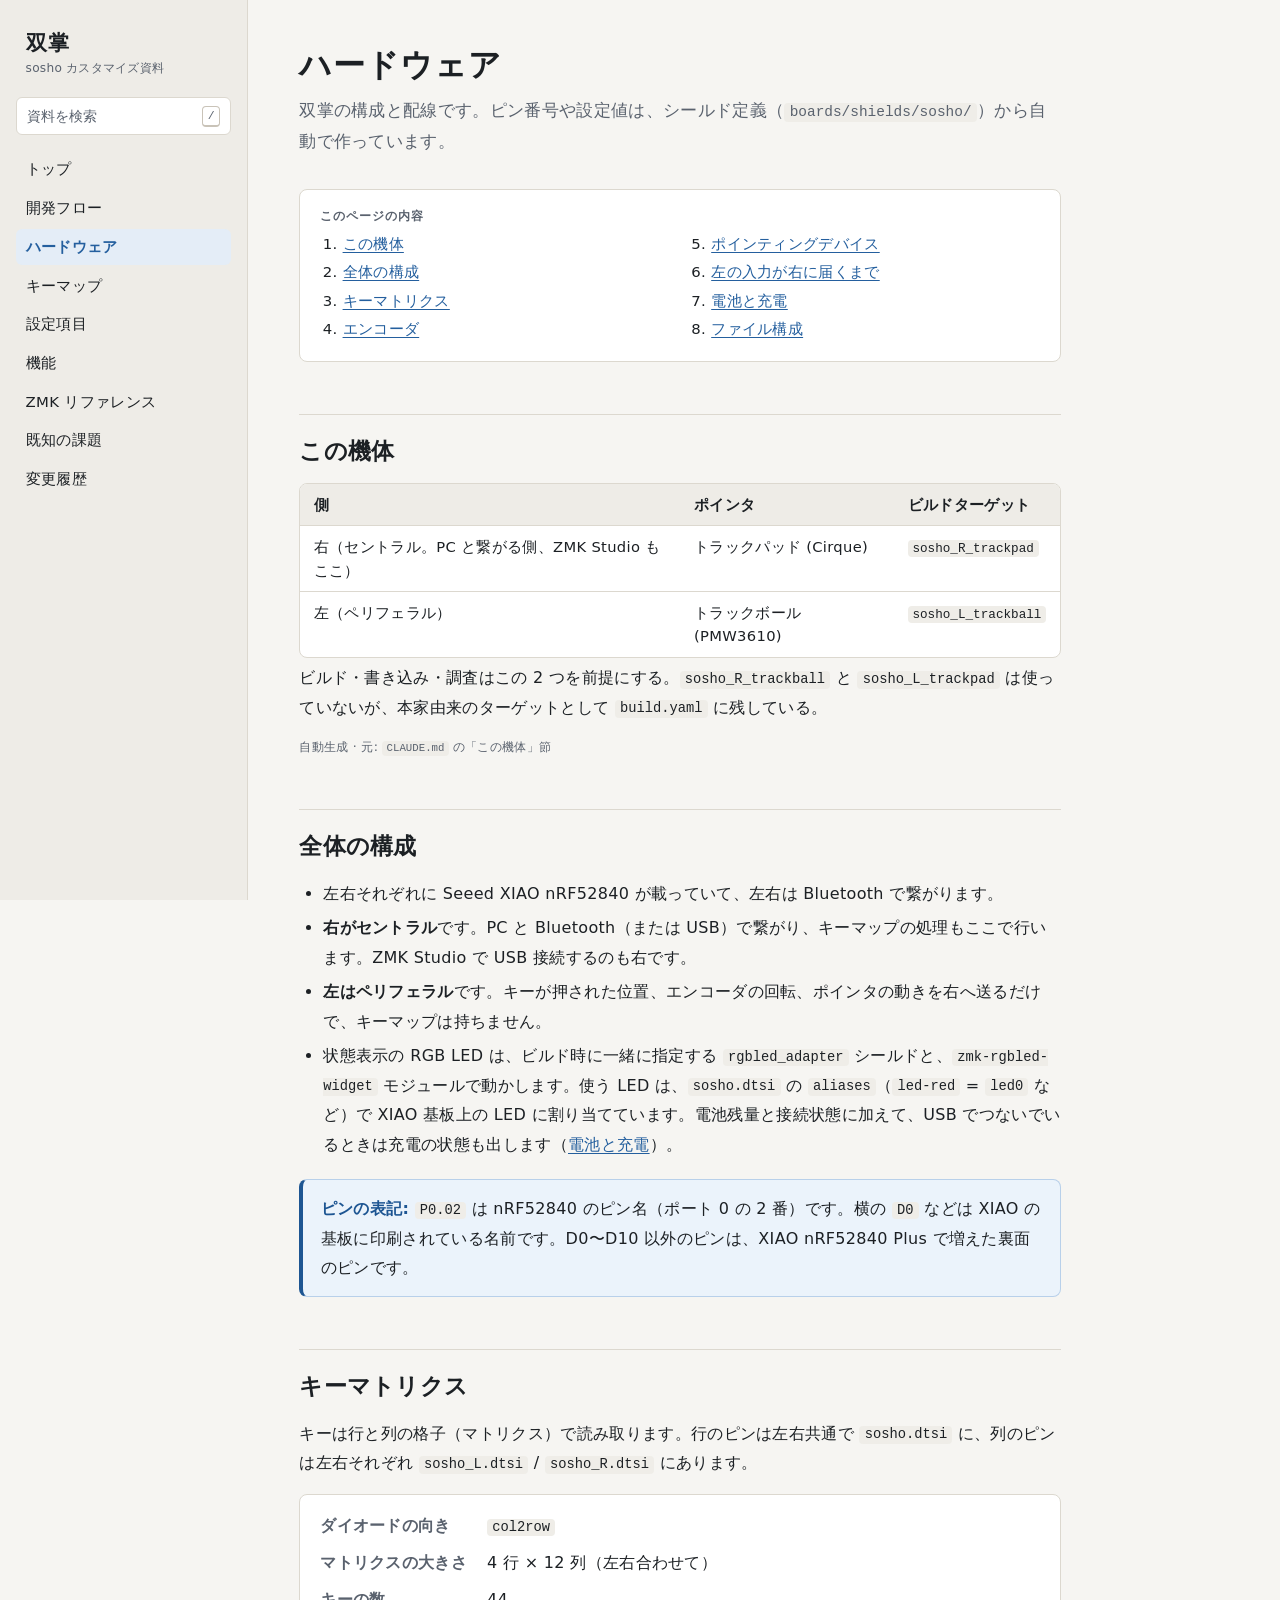
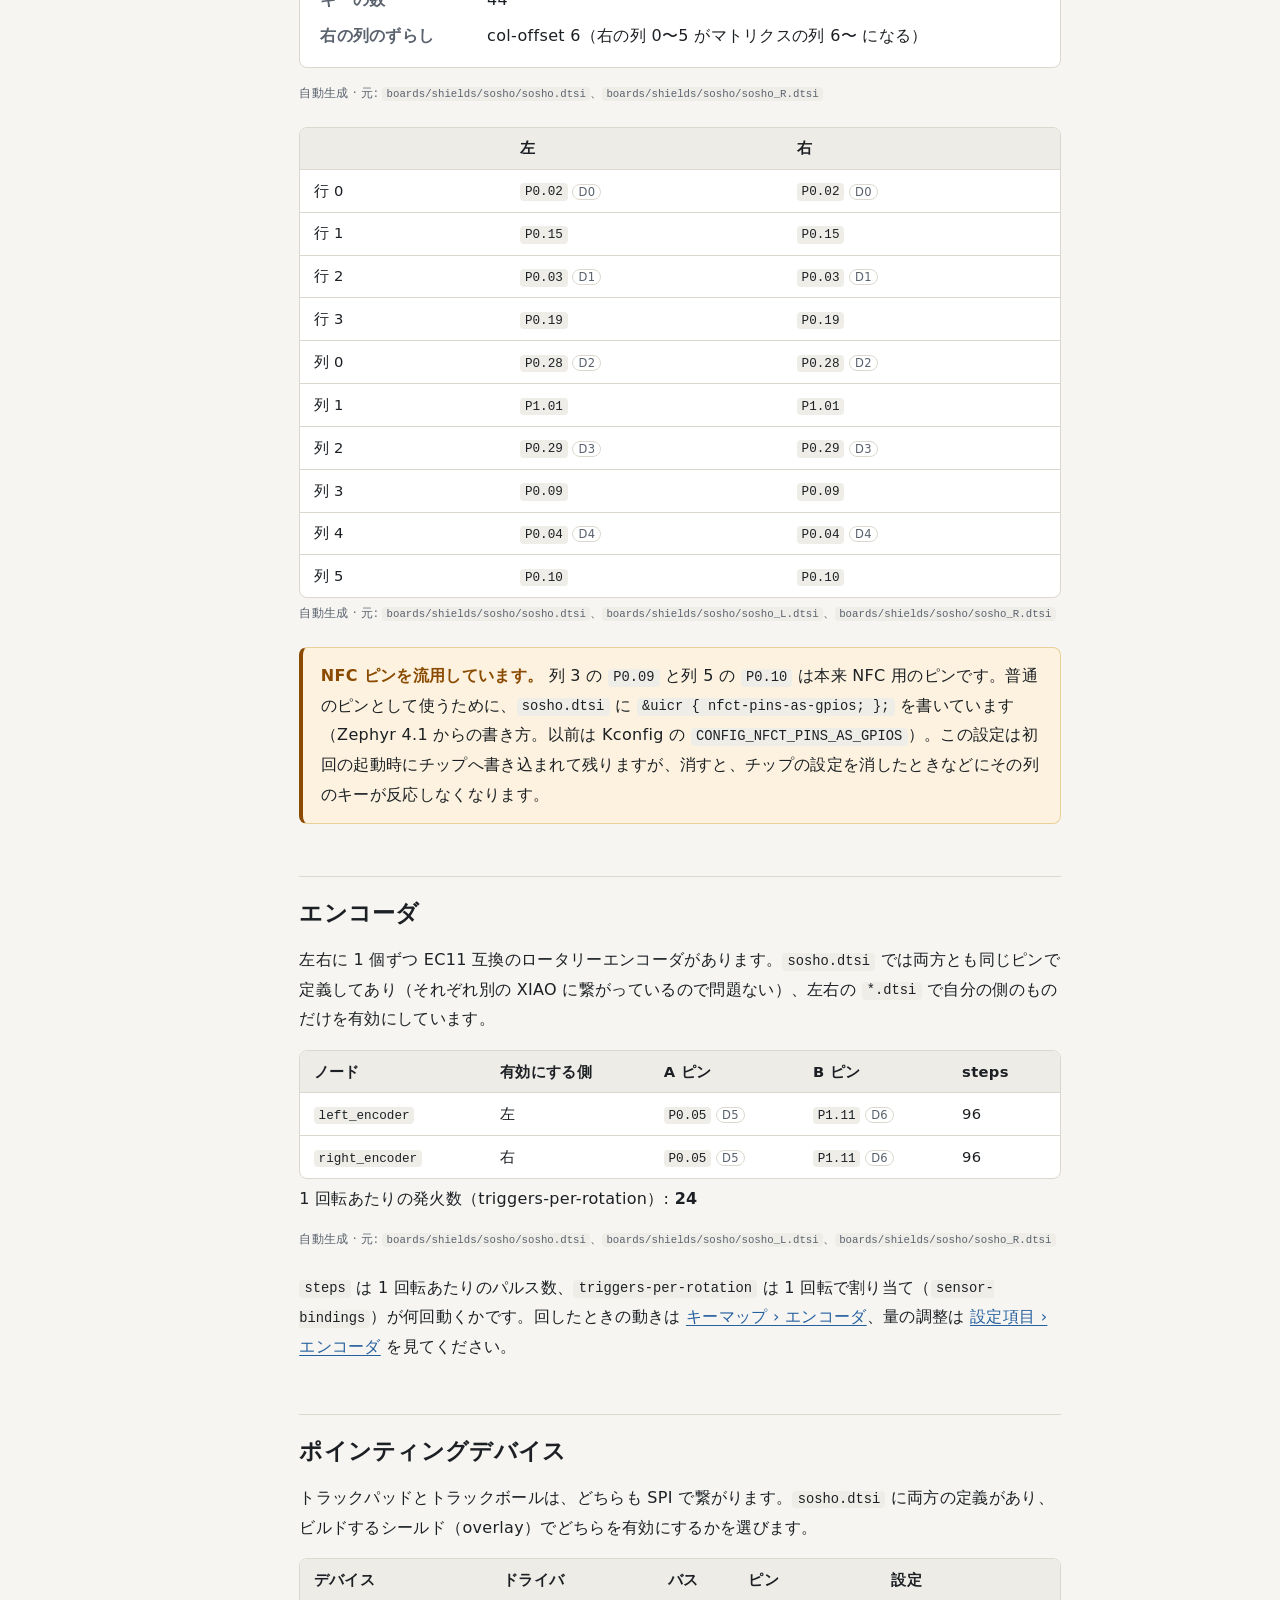
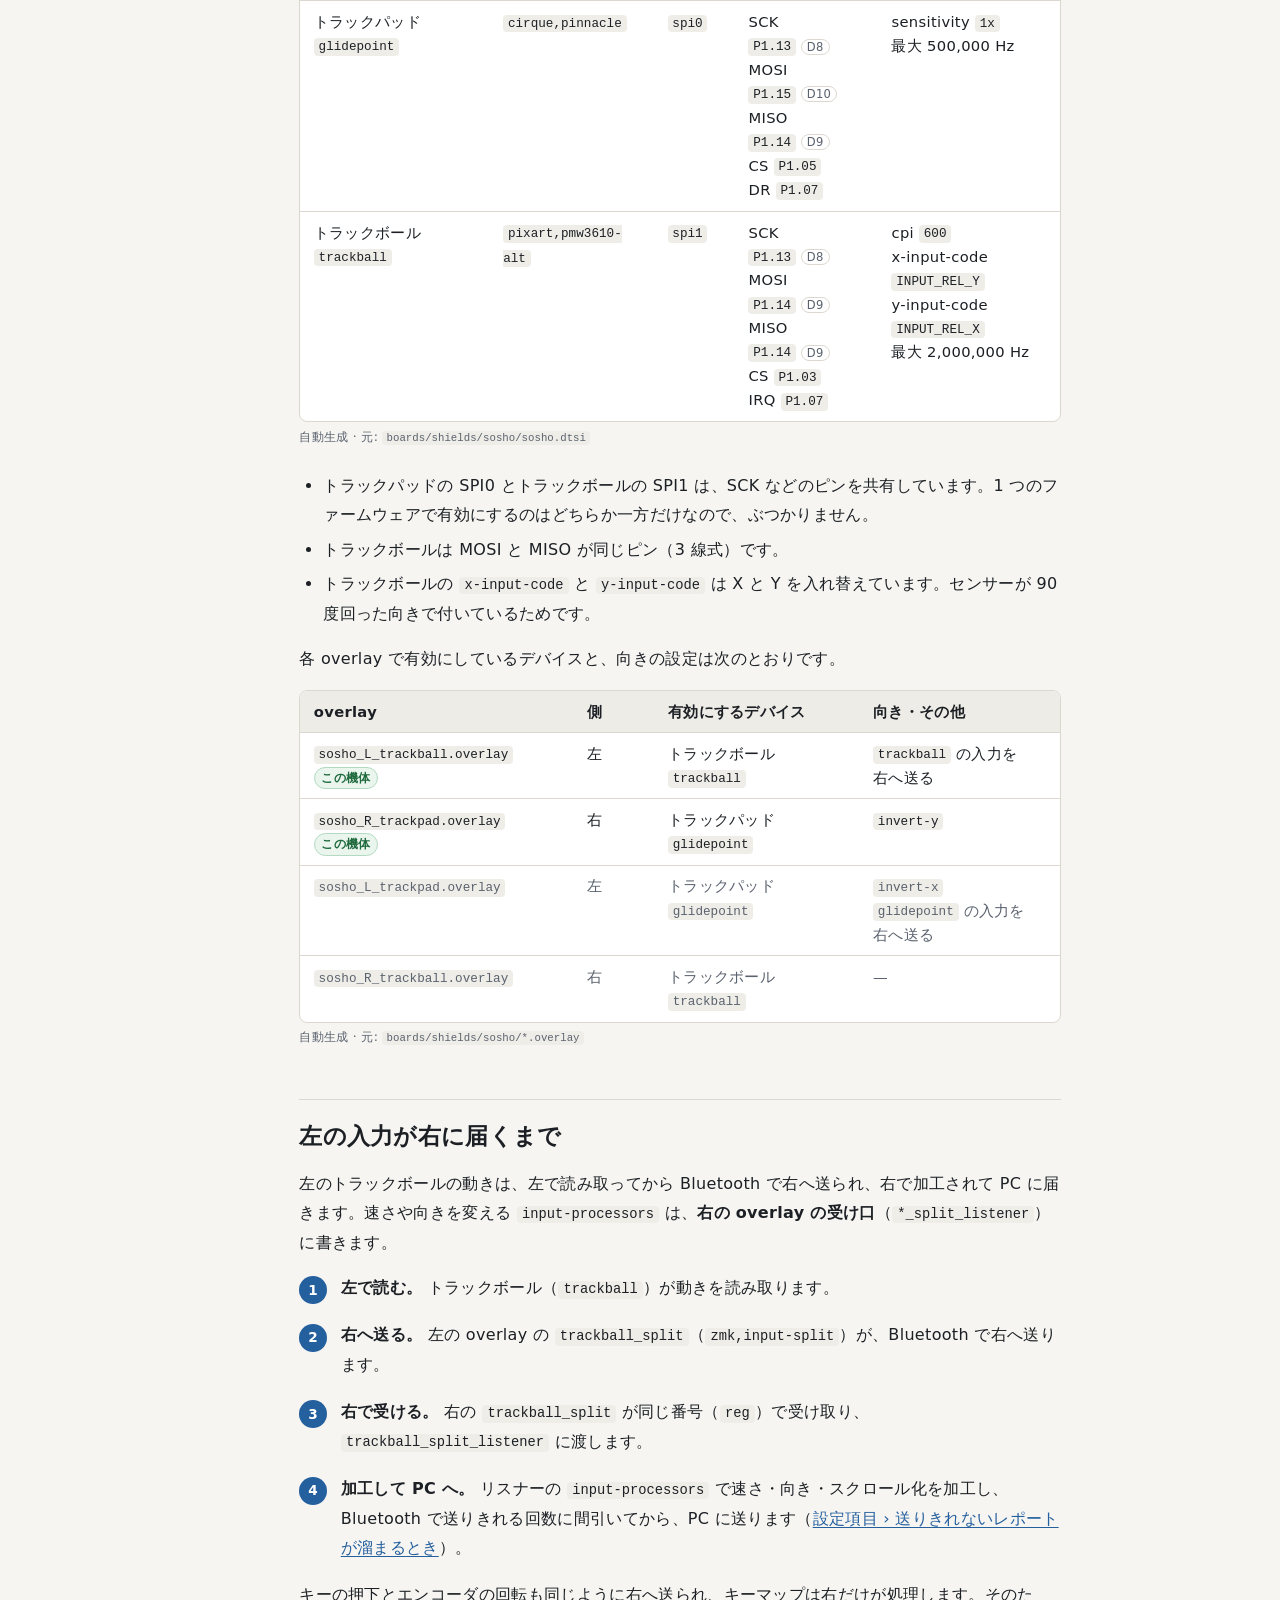
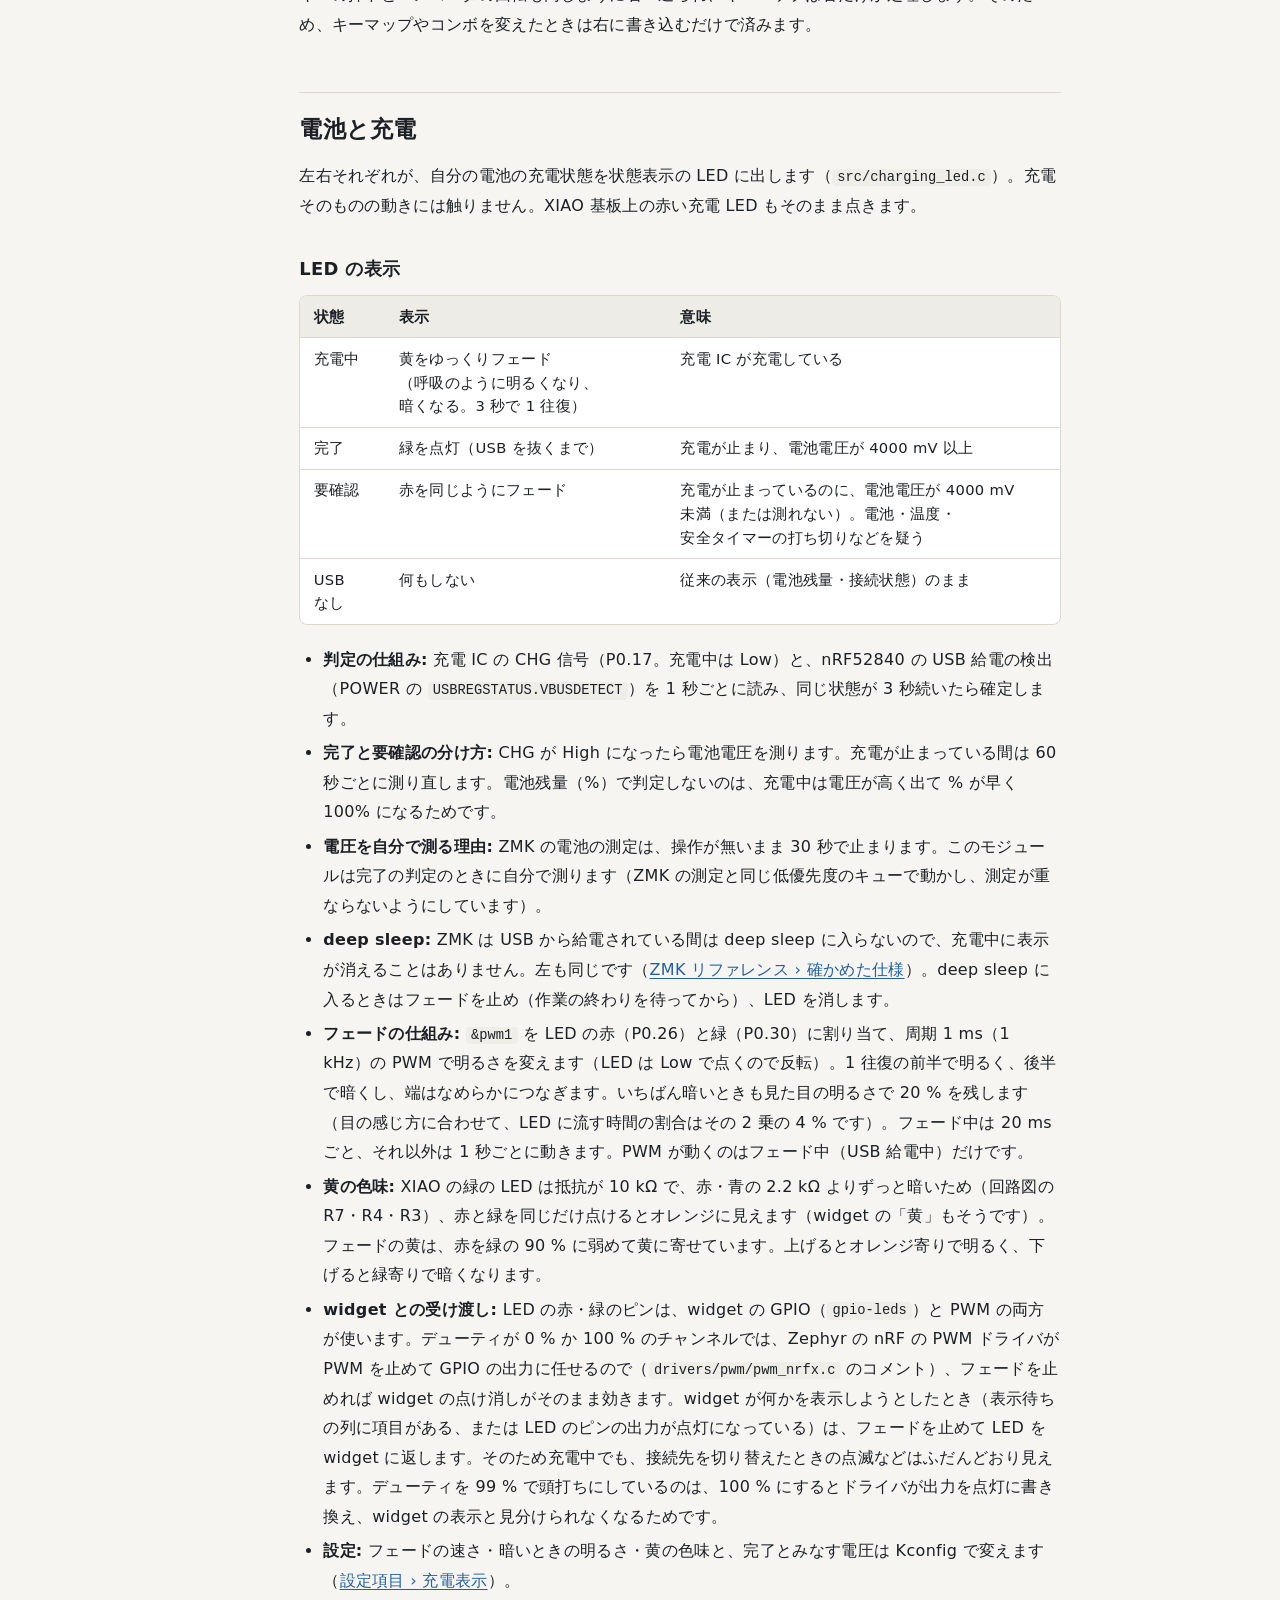
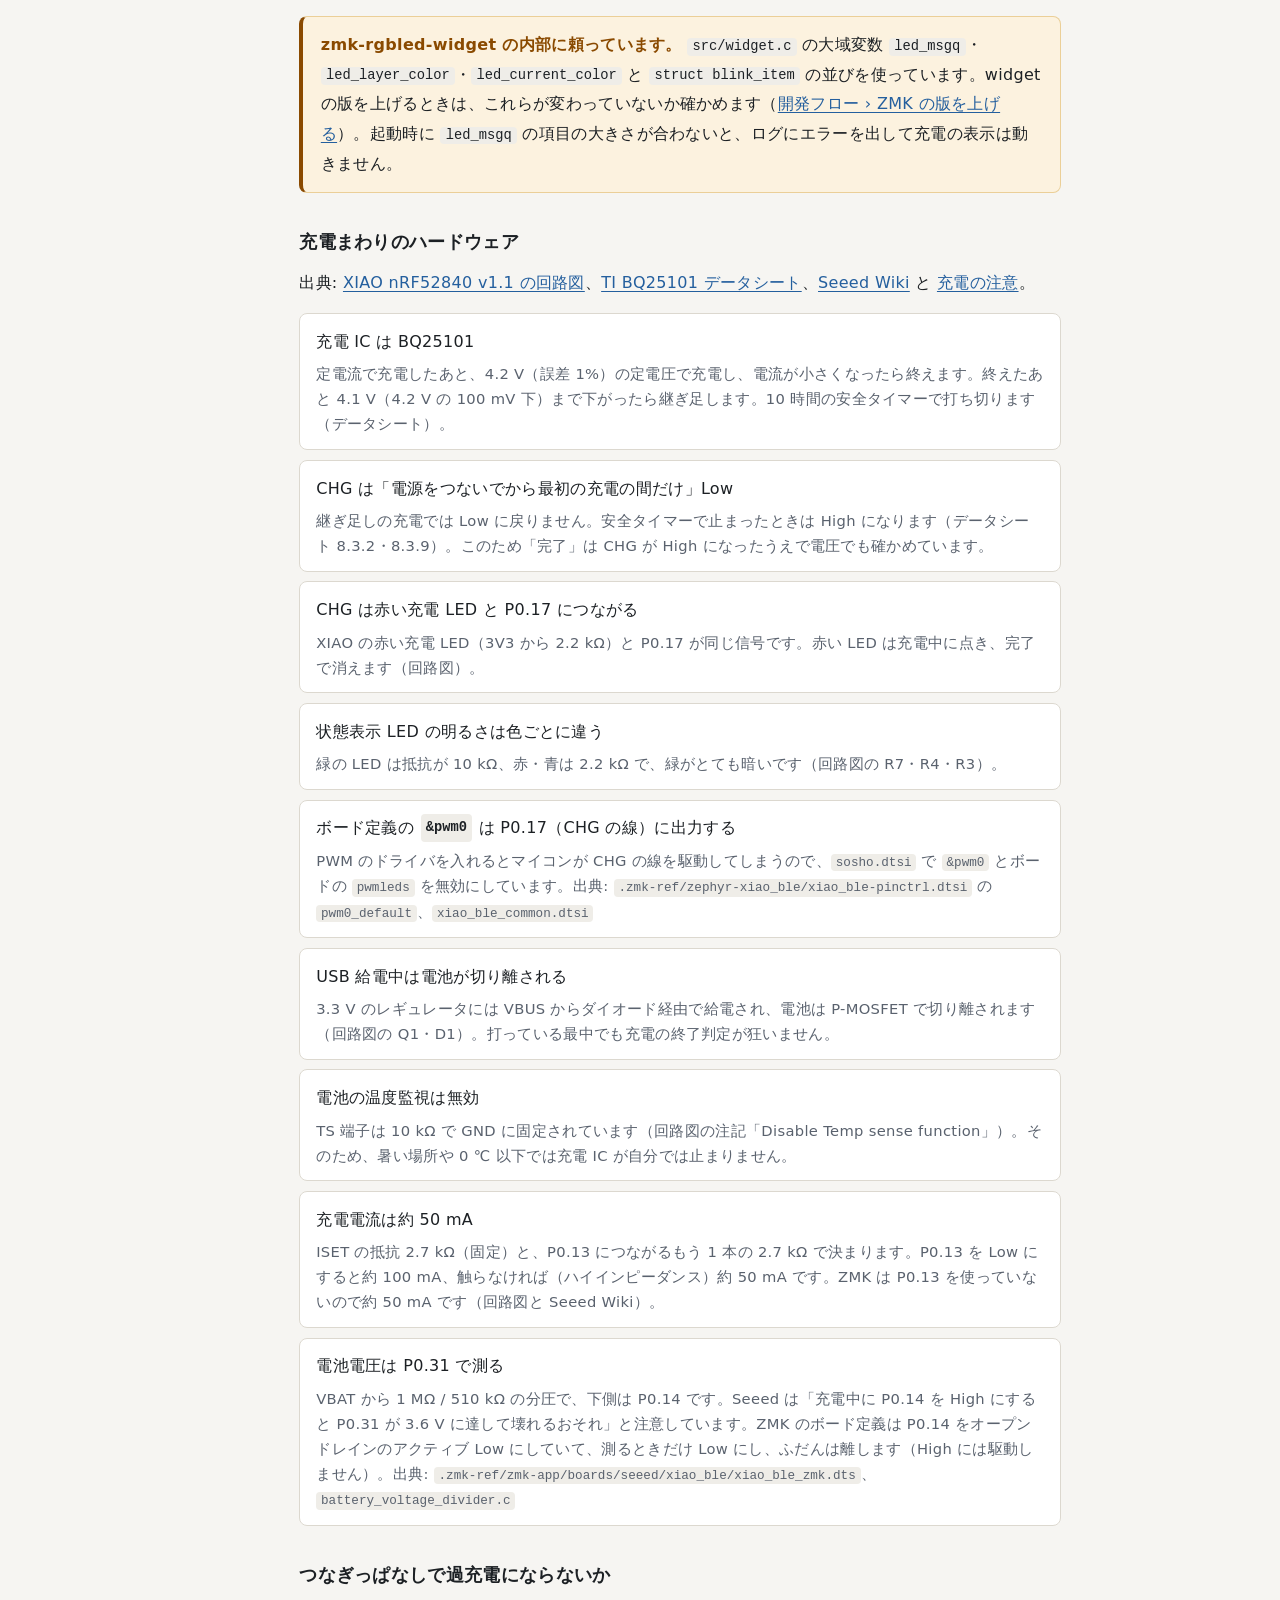
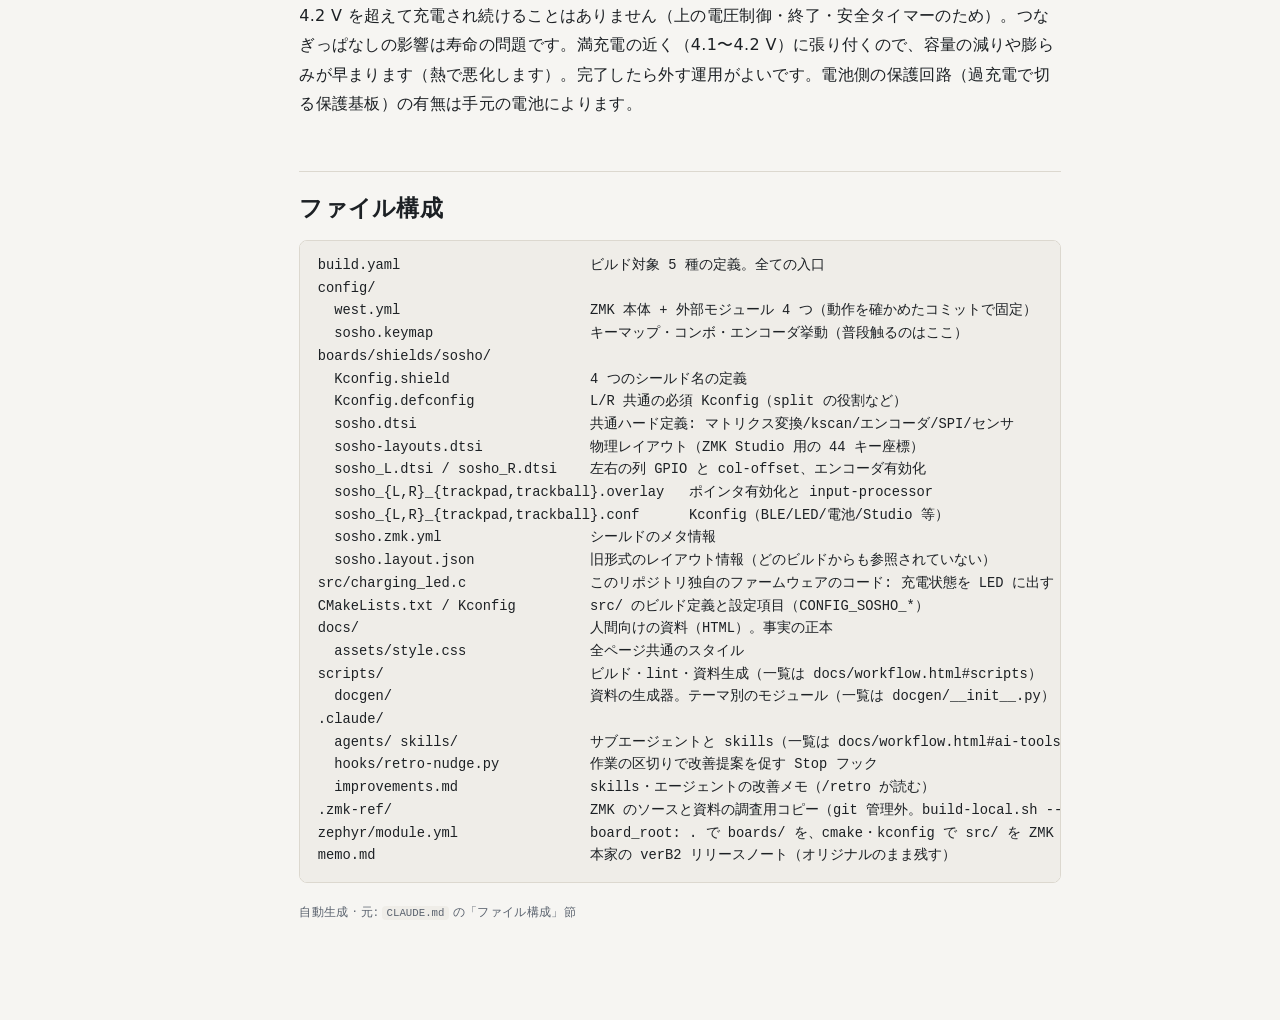
<file: docs/hardware.html>
<!doctype html>
<html lang="ja">
<head>
<meta charset="utf-8">
<meta name="viewport" content="width=device-width, initial-scale=1">
<title>ハードウェア — 双掌 (sosho) カスタマイズ資料</title>
<meta name="description" content="マイコン・左右の役割・ピン配置・エンコーダ・ポインティングデバイス・ファイル構成">
<link rel="stylesheet" href="assets/style.css">
</head>
<body>
<div class="layout">
<!-- gen:nav -->
<nav class="site-nav" aria-label="資料の目次">
<a class="brand" href="index.html">双掌<span>sosho カスタマイズ資料</span></a>
<button class="search-open" type="button" data-search-open>資料を検索<kbd>/</kbd></button>
<ul>
<li><a href="index.html">トップ</a></li>
<li><a href="workflow.html">開発フロー</a></li>
<li><a href="hardware.html" aria-current="page">ハードウェア</a></li>
<li><a href="keymap.html">キーマップ</a></li>
<li><a href="settings.html">設定項目</a></li>
<li><a href="features.html">機能</a></li>
<li><a href="zmk-reference.html">ZMK リファレンス</a></li>
<li><a href="known-issues.html">既知の課題</a></li>
<li><a href="changelog.html">変更履歴</a></li>
</ul>
</nav>
<script src="assets/search-index.js" defer></script>
<script src="assets/search.js" defer></script>
<!-- /gen:nav -->
<main>
<header class="page-head">
<h1>ハードウェア</h1>
<p class="lead">双掌の構成と配線です。ピン番号や設定値は、シールド定義（<code>boards/shields/sosho/</code>）から自動で作っています。</p>
</header>

<!-- gen:toc -->
<nav class="toc" aria-label="このページの目次">
<p>このページの内容</p>
<ol>
<li><a href="#mine">この機体</a></li>
<li><a href="#overview">全体の構成</a></li>
<li><a href="#matrix">キーマトリクス</a></li>
<li><a href="#encoders">エンコーダ</a></li>
<li><a href="#pointing">ポインティングデバイス</a></li>
<li><a href="#split">左の入力が右に届くまで</a></li>
<li><a href="#charging">電池と充電</a></li>
<li><a href="#files">ファイル構成</a></li>
</ol>
</nav>
<!-- /gen:toc -->

<section>
<h2 id="mine">この機体</h2>
<!-- gen:claude-md section=この機体 -->
<div class="gen">
<div class="table-wrap">
<table>
<thead><tr><th>側</th><th>ポインタ</th><th>ビルドターゲット</th></tr></thead>
<tbody>
<tr><td>右（セントラル。PC と繋がる側、ZMK Studio もここ）</td><td>トラックパッド (Cirque)</td><td><code>sosho_R_trackpad</code></td></tr>
<tr><td>左（ペリフェラル）</td><td>トラックボール (PMW3610)</td><td><code>sosho_L_trackball</code></td></tr>
</tbody>
</table>
</div>
<p>ビルド・書き込み・調査はこの 2 つを前提にする。<code>sosho_R_trackball</code> と <code>sosho_L_trackpad</code> は使っていないが、本家由来のターゲットとして <code>build.yaml</code> に残している。</p>
<p class="gen-note">自動生成 · 元: <code>CLAUDE.md</code> の「この機体」節</p>
</div>
<!-- /gen:claude-md -->
</section>

<section>
<h2 id="overview">全体の構成</h2>
<ul>
<li>左右それぞれに Seeed XIAO nRF52840 が載っていて、左右は Bluetooth で繋がります。</li>
<li><strong>右がセントラル</strong>です。PC と Bluetooth（または USB）で繋がり、キーマップの処理もここで行います。ZMK Studio で USB 接続するのも右です。</li>
<li><strong>左はペリフェラル</strong>です。キーが押された位置、エンコーダの回転、ポインタの動きを右へ送るだけで、キーマップは持ちません。</li>
<li>状態表示の RGB LED は、ビルド時に一緒に指定する <code>rgbled_adapter</code> シールドと、<code>zmk-rgbled-widget</code> モジュールで動かします。使う LED は、<code>sosho.dtsi</code> の <code>aliases</code>（<code>led-red</code> = <code>led0</code> など）で XIAO 基板上の LED に割り当てています。電池残量と接続状態に加えて、USB でつないでいるときは充電の状態も出します（<a href="#charging">電池と充電</a>）。</li>
</ul>
<aside class="callout note">
<p><strong>ピンの表記:</strong> <code>P0.02</code> は nRF52840 のピン名（ポート 0 の 2 番）です。横の <code>D0</code> などは XIAO の基板に印刷されている名前です。D0〜D10 以外のピンは、XIAO nRF52840 Plus で増えた裏面のピンです。</p>
</aside>
</section>

<section>
<h2 id="matrix">キーマトリクス</h2>
<p>キーは行と列の格子（マトリクス）で読み取ります。行のピンは左右共通で <code>sosho.dtsi</code> に、列のピンは左右それぞれ <code>sosho_L.dtsi</code> / <code>sosho_R.dtsi</code> にあります。</p>
<!-- gen:matrix-facts -->
<div class="gen">
<dl class="facts">
<dt>ダイオードの向き</dt><dd><code>col2row</code></dd>
<dt>マトリクスの大きさ</dt><dd>4 行 × 12 列（左右合わせて）</dd>
<dt>キーの数</dt><dd>44</dd>
<dt>右の列のずらし</dt><dd>col-offset 6（右の列 0〜5 がマトリクスの列 6〜 になる）</dd>
</dl>
<p class="gen-note">自動生成 · 元: <code>boards/shields/sosho/sosho.dtsi</code>、<code>boards/shields/sosho/sosho_R.dtsi</code></p>
</div>
<!-- /gen:matrix-facts -->
<!-- gen:matrix-pins -->
<div class="gen">
<div class="table-wrap">
<table>
<thead><tr><th></th><th>左</th><th>右</th></tr></thead>
<tbody>
<tr><td>行 0</td><td><code>P0.02</code><span class="tag">D0</span></td><td><code>P0.02</code><span class="tag">D0</span></td></tr>
<tr><td>行 1</td><td><code>P0.15</code></td><td><code>P0.15</code></td></tr>
<tr><td>行 2</td><td><code>P0.03</code><span class="tag">D1</span></td><td><code>P0.03</code><span class="tag">D1</span></td></tr>
<tr><td>行 3</td><td><code>P0.19</code></td><td><code>P0.19</code></td></tr>
<tr><td>列 0</td><td><code>P0.28</code><span class="tag">D2</span></td><td><code>P0.28</code><span class="tag">D2</span></td></tr>
<tr><td>列 1</td><td><code>P1.01</code></td><td><code>P1.01</code></td></tr>
<tr><td>列 2</td><td><code>P0.29</code><span class="tag">D3</span></td><td><code>P0.29</code><span class="tag">D3</span></td></tr>
<tr><td>列 3</td><td><code>P0.09</code></td><td><code>P0.09</code></td></tr>
<tr><td>列 4</td><td><code>P0.04</code><span class="tag">D4</span></td><td><code>P0.04</code><span class="tag">D4</span></td></tr>
<tr><td>列 5</td><td><code>P0.10</code></td><td><code>P0.10</code></td></tr>
</tbody>
</table>
</div>
<p class="gen-note">自動生成 · 元: <code>boards/shields/sosho/sosho.dtsi</code>、<code>boards/shields/sosho/sosho_L.dtsi</code>、<code>boards/shields/sosho/sosho_R.dtsi</code></p>
</div>
<!-- /gen:matrix-pins -->
<aside class="callout warn">
<p><strong>NFC ピンを流用しています。</strong> 列 3 の <code>P0.09</code> と列 5 の <code>P0.10</code> は本来 NFC 用のピンです。普通のピンとして使うために、<code>sosho.dtsi</code> に <code>&amp;uicr { nfct-pins-as-gpios; };</code> を書いています（Zephyr 4.1 からの書き方。以前は Kconfig の <code>CONFIG_NFCT_PINS_AS_GPIOS</code>）。この設定は初回の起動時にチップへ書き込まれて残りますが、消すと、チップの設定を消したときなどにその列のキーが反応しなくなります。</p>
</aside>
</section>

<section>
<h2 id="encoders">エンコーダ</h2>
<p>左右に 1 個ずつ EC11 互換のロータリーエンコーダがあります。<code>sosho.dtsi</code> では両方とも同じピンで定義してあり（それぞれ別の XIAO に繋がっているので問題ない）、左右の <code>*.dtsi</code> で自分の側のものだけを有効にしています。</p>
<!-- gen:encoders -->
<div class="gen">
<div class="table-wrap">
<table>
<thead><tr><th>ノード</th><th>有効にする側</th><th>A ピン</th><th>B ピン</th><th>steps</th></tr></thead>
<tbody>
<tr><td><code>left_encoder</code></td><td>左</td><td><code>P0.05</code><span class="tag">D5</span></td><td><code>P1.11</code><span class="tag">D6</span></td><td>96</td></tr>
<tr><td><code>right_encoder</code></td><td>右</td><td><code>P0.05</code><span class="tag">D5</span></td><td><code>P1.11</code><span class="tag">D6</span></td><td>96</td></tr>
</tbody>
</table>
</div>
<p>1 回転あたりの発火数（triggers-per-rotation）: <strong>24</strong></p>
<p class="gen-note">自動生成 · 元: <code>boards/shields/sosho/sosho.dtsi</code>、<code>boards/shields/sosho/sosho_L.dtsi</code>、<code>boards/shields/sosho/sosho_R.dtsi</code></p>
</div>
<!-- /gen:encoders -->
<p><code>steps</code> は 1 回転あたりのパルス数、<code>triggers-per-rotation</code> は 1 回転で割り当て（<code>sensor-bindings</code>）が何回動くかです。回したときの動きは <a href="keymap.html#encoder">キーマップ › エンコーダ</a>、量の調整は <a href="settings.html#encoder">設定項目 › エンコーダ</a> を見てください。</p>
</section>

<section>
<h2 id="pointing">ポインティングデバイス</h2>
<p>トラックパッドとトラックボールは、どちらも SPI で繋がります。<code>sosho.dtsi</code> に両方の定義があり、ビルドするシールド（overlay）でどちらを有効にするかを選びます。</p>
<!-- gen:pointing-devices -->
<div class="gen">
<div class="table-wrap">
<table>
<thead><tr><th>デバイス</th><th>ドライバ</th><th>バス</th><th>ピン</th><th>設定</th></tr></thead>
<tbody>
<tr><td>トラックパッド <code>glidepoint</code></td><td><code>cirque,pinnacle</code></td><td><code>spi0</code></td><td>SCK <code>P1.13</code><span class="tag">D8</span><br>MOSI <code>P1.15</code><span class="tag">D10</span><br>MISO <code>P1.14</code><span class="tag">D9</span><br>CS <code>P1.05</code><br>DR <code>P1.07</code></td><td>sensitivity <code>1x</code><br>最大 500,000 Hz</td></tr>
<tr><td>トラックボール <code>trackball</code></td><td><code>pixart,pmw3610-alt</code></td><td><code>spi1</code></td><td>SCK <code>P1.13</code><span class="tag">D8</span><br>MOSI <code>P1.14</code><span class="tag">D9</span><br>MISO <code>P1.14</code><span class="tag">D9</span><br>CS <code>P1.03</code><br>IRQ <code>P1.07</code></td><td>cpi <code>600</code><br>x-input-code <code>INPUT_REL_Y</code><br>y-input-code <code>INPUT_REL_X</code><br>最大 2,000,000 Hz</td></tr>
</tbody>
</table>
</div>
<p class="gen-note">自動生成 · 元: <code>boards/shields/sosho/sosho.dtsi</code></p>
</div>
<!-- /gen:pointing-devices -->
<ul>
<li>トラックパッドの SPI0 とトラックボールの SPI1 は、SCK などのピンを共有しています。1 つのファームウェアで有効にするのはどちらか一方だけなので、ぶつかりません。</li>
<li>トラックボールは MOSI と MISO が同じピン（3 線式）です。</li>
<li>トラックボールの <code>x-input-code</code> と <code>y-input-code</code> は X と Y を入れ替えています。センサーが 90 度回った向きで付いているためです。</li>
</ul>
<p>各 overlay で有効にしているデバイスと、向きの設定は次のとおりです。</p>
<!-- gen:pointer-overlays -->
<div class="gen">
<div class="table-wrap">
<table>
<thead><tr><th>overlay</th><th>側</th><th>有効にするデバイス</th><th>向き・その他</th></tr></thead>
<tbody>
<tr><td><code>sosho_L_trackball.overlay</code> <span class="badge ok">この機体</span></td><td>左</td><td>トラックボール <code>trackball</code></td><td><code>trackball</code> の入力を右へ送る</td></tr>
<tr><td><code>sosho_R_trackpad.overlay</code> <span class="badge ok">この機体</span></td><td>右</td><td>トラックパッド <code>glidepoint</code></td><td><code>invert-y</code></td></tr>
<tr class="dim"><td><code>sosho_L_trackpad.overlay</code></td><td>左</td><td>トラックパッド <code>glidepoint</code></td><td><code>invert-x</code><br><code>glidepoint</code> の入力を右へ送る</td></tr>
<tr class="dim"><td><code>sosho_R_trackball.overlay</code></td><td>右</td><td>トラックボール <code>trackball</code></td><td>—</td></tr>
</tbody>
</table>
</div>
<p class="gen-note">自動生成 · 元: <code>boards/shields/sosho/*.overlay</code></p>
</div>
<!-- /gen:pointer-overlays -->
</section>

<section>
<h2 id="split">左の入力が右に届くまで</h2>
<p>左のトラックボールの動きは、左で読み取ってから Bluetooth で右へ送られ、右で加工されて PC に届きます。速さや向きを変える <code>input-processors</code> は、<strong>右の overlay の受け口</strong>（<code>*_split_listener</code>）に書きます。</p>
<ol class="steps">
<li><p><strong>左で読む。</strong> トラックボール（<code>trackball</code>）が動きを読み取ります。</p></li>
<li><p><strong>右へ送る。</strong> 左の overlay の <code>trackball_split</code>（<code>zmk,input-split</code>）が、Bluetooth で右へ送ります。</p></li>
<li><p><strong>右で受ける。</strong> 右の <code>trackball_split</code> が同じ番号（<code>reg</code>）で受け取り、<code>trackball_split_listener</code> に渡します。</p></li>
<li><p><strong>加工して PC へ。</strong> リスナーの <code>input-processors</code> で速さ・向き・スクロール化を加工し、Bluetooth で送りきれる回数に間引いてから、PC に送ります（<a href="settings.html#ble-backlog">設定項目 › 送りきれないレポートが溜まるとき</a>）。</p></li>
</ol>
<p>キーの押下とエンコーダの回転も同じように右へ送られ、キーマップは右だけが処理します。そのため、キーマップやコンボを変えたときは右に書き込むだけで済みます。</p>
</section>

<section>
<h2 id="charging">電池と充電</h2>
<p>左右それぞれが、自分の電池の充電状態を状態表示の LED に出します（<code>src/charging_led.c</code>）。充電そのものの動きには触りません。XIAO 基板上の赤い充電 LED もそのまま点きます。</p>

<h3 id="charging-led">LED の表示</h3>
<div class="table-wrap">
<table>
<thead><tr><th>状態</th><th>表示</th><th>意味</th></tr></thead>
<tbody>
<tr><td>充電中</td><td>黄をゆっくりフェード（呼吸のように明るくなり、暗くなる。3 秒で 1 往復）</td><td>充電 IC が充電している</td></tr>
<tr><td>完了</td><td>緑を点灯（USB を抜くまで）</td><td>充電が止まり、電池電圧が 4000 mV 以上</td></tr>
<tr><td>要確認</td><td>赤を同じようにフェード</td><td>充電が止まっているのに、電池電圧が 4000 mV 未満（または測れない）。電池・温度・安全タイマーの打ち切りなどを疑う</td></tr>
<tr><td>USB なし</td><td>何もしない</td><td>従来の表示（電池残量・接続状態）のまま</td></tr>
</tbody>
</table>
</div>
<ul>
<li><strong>判定の仕組み:</strong> 充電 IC の CHG 信号（P0.17。充電中は Low）と、nRF52840 の USB 給電の検出（POWER の <code>USBREGSTATUS.VBUSDETECT</code>）を 1 秒ごとに読み、同じ状態が 3 秒続いたら確定します。</li>
<li><strong>完了と要確認の分け方:</strong> CHG が High になったら電池電圧を測ります。充電が止まっている間は 60 秒ごとに測り直します。電池残量（%）で判定しないのは、充電中は電圧が高く出て % が早く 100% になるためです。</li>
<li><strong>電圧を自分で測る理由:</strong> ZMK の電池の測定は、操作が無いまま 30 秒で止まります。このモジュールは完了の判定のときに自分で測ります（ZMK の測定と同じ低優先度のキューで動かし、測定が重ならないようにしています）。</li>
<li><strong>deep sleep:</strong> ZMK は USB から給電されている間は deep sleep に入らないので、充電中に表示が消えることはありません。左も同じです（<a href="zmk-reference.html#facts">ZMK リファレンス › 確かめた仕様</a>）。deep sleep に入るときはフェードを止め（作業の終わりを待ってから）、LED を消します。</li>
<li><strong>フェードの仕組み:</strong> <code>&amp;pwm1</code> を LED の赤（P0.26）と緑（P0.30）に割り当て、周期 1 ms（1 kHz）の PWM で明るさを変えます（LED は Low で点くので反転）。1 往復の前半で明るく、後半で暗くし、端はなめらかにつなぎます。いちばん暗いときも見た目の明るさで 20 % を残します（目の感じ方に合わせて、LED に流す時間の割合はその 2 乗の 4 % です）。フェード中は 20 ms ごと、それ以外は 1 秒ごとに動きます。PWM が動くのはフェード中（USB 給電中）だけです。</li>
<li><strong>黄の色味:</strong> XIAO の緑の LED は抵抗が 10 kΩ で、赤・青の 2.2 kΩ よりずっと暗いため（回路図の R7・R4・R3）、赤と緑を同じだけ点けるとオレンジに見えます（widget の「黄」もそうです）。フェードの黄は、赤を緑の 90 % に弱めて黄に寄せています。上げるとオレンジ寄りで明るく、下げると緑寄りで暗くなります。</li>
<li><strong>widget との受け渡し:</strong> LED の赤・緑のピンは、widget の GPIO（<code>gpio-leds</code>）と PWM の両方が使います。デューティが 0 % か 100 % のチャンネルでは、Zephyr の nRF の PWM ドライバが PWM を止めて GPIO の出力に任せるので（<code>drivers/pwm/pwm_nrfx.c</code> のコメント）、フェードを止めれば widget の点け消しがそのまま効きます。widget が何かを表示しようとしたとき（表示待ちの列に項目がある、または LED のピンの出力が点灯になっている）は、フェードを止めて LED を widget に返します。そのため充電中でも、接続先を切り替えたときの点滅などはふだんどおり見えます。デューティを 99 % で頭打ちにしているのは、100 % にするとドライバが出力を点灯に書き換え、widget の表示と見分けられなくなるためです。</li>
<li><strong>設定:</strong> フェードの速さ・暗いときの明るさ・黄の色味と、完了とみなす電圧は Kconfig で変えます（<a href="settings.html#charging-led">設定項目 › 充電表示</a>）。</li>
</ul>
<aside class="callout warn">
<p><strong>zmk-rgbled-widget の内部に頼っています。</strong> <code>src/widget.c</code> の大域変数 <code>led_msgq</code>・<code>led_layer_color</code>・<code>led_current_color</code> と <code>struct blink_item</code> の並びを使っています。widget の版を上げるときは、これらが変わっていないか確かめます（<a href="workflow.html#zmk-update">開発フロー › ZMK の版を上げる</a>）。起動時に <code>led_msgq</code> の項目の大きさが合わないと、ログにエラーを出して充電の表示は動きません。</p>
</aside>

<h3 id="charging-hw">充電まわりのハードウェア</h3>
<p>出典: <a href="https://files.seeedstudio.com/wiki/XIAO-BLE/Seeed-Studio-XIAO-nRF52840-Sense-v1.1.pdf">XIAO nRF52840 v1.1 の回路図</a>、<a href="https://www.ti.com/document-viewer/BQ25101/datasheet/detailed_description">TI BQ25101 データシート</a>、<a href="https://wiki.seeedstudio.com/XIAO_BLE/">Seeed Wiki</a> と <a href="https://wiki.seeedstudio.com/battery_charging_considerations/">充電の注意</a>。</p>
<ul class="item-list">
<li><p class="item-head">充電 IC は BQ25101</p><p>定電流で充電したあと、4.2 V（誤差 1%）の定電圧で充電し、電流が小さくなったら終えます。終えたあと 4.1 V（4.2 V の 100 mV 下）まで下がったら継ぎ足します。10 時間の安全タイマーで打ち切ります（データシート）。</p></li>
<li><p class="item-head">CHG は「電源をつないでから最初の充電の間だけ」Low</p><p>継ぎ足しの充電では Low に戻りません。安全タイマーで止まったときは High になります（データシート 8.3.2・8.3.9）。このため「完了」は CHG が High になったうえで電圧でも確かめています。</p></li>
<li><p class="item-head">CHG は赤い充電 LED と P0.17 につながる</p><p>XIAO の赤い充電 LED（3V3 から 2.2 kΩ）と P0.17 が同じ信号です。赤い LED は充電中に点き、完了で消えます（回路図）。</p></li>
<li><p class="item-head">状態表示 LED の明るさは色ごとに違う</p><p>緑の LED は抵抗が 10 kΩ、赤・青は 2.2 kΩ で、緑がとても暗いです（回路図の R7・R4・R3）。</p></li>
<li><p class="item-head">ボード定義の <code>&amp;pwm0</code> は P0.17（CHG の線）に出力する</p><p>PWM のドライバを入れるとマイコンが CHG の線を駆動してしまうので、<code>sosho.dtsi</code> で <code>&amp;pwm0</code> とボードの <code>pwmleds</code> を無効にしています。出典: <code>.zmk-ref/zephyr-xiao_ble/xiao_ble-pinctrl.dtsi</code> の <code>pwm0_default</code>、<code>xiao_ble_common.dtsi</code></p></li>
<li><p class="item-head">USB 給電中は電池が切り離される</p><p>3.3 V のレギュレータには VBUS からダイオード経由で給電され、電池は P-MOSFET で切り離されます（回路図の Q1・D1）。打っている最中でも充電の終了判定が狂いません。</p></li>
<li><p class="item-head">電池の温度監視は無効</p><p>TS 端子は 10 kΩ で GND に固定されています（回路図の注記「Disable Temp sense function」）。そのため、暑い場所や 0 ℃ 以下では充電 IC が自分では止まりません。</p></li>
<li><p class="item-head">充電電流は約 50 mA</p><p>ISET の抵抗 2.7 kΩ（固定）と、P0.13 につながるもう 1 本の 2.7 kΩ で決まります。P0.13 を Low にすると約 100 mA、触らなければ（ハイインピーダンス）約 50 mA です。ZMK は P0.13 を使っていないので約 50 mA です（回路図と Seeed Wiki）。</p></li>
<li><p class="item-head">電池電圧は P0.31 で測る</p><p>VBAT から 1 MΩ / 510 kΩ の分圧で、下側は P0.14 です。Seeed は「充電中に P0.14 を High にすると P0.31 が 3.6 V に達して壊れるおそれ」と注意しています。ZMK のボード定義は P0.14 をオープンドレインのアクティブ Low にしていて、測るときだけ Low にし、ふだんは離します（High には駆動しません）。出典: <code>.zmk-ref/zmk-app/boards/seeed/xiao_ble/xiao_ble_zmk.dts</code>、<code>battery_voltage_divider.c</code></p></li>
</ul>

<h3 id="overcharge">つなぎっぱなしで過充電にならないか</h3>
<p>4.2 V を超えて充電され続けることはありません（上の電圧制御・終了・安全タイマーのため）。つなぎっぱなしの影響は寿命の問題です。満充電の近く（4.1〜4.2 V）に張り付くので、容量の減りや膨らみが早まります（熱で悪化します）。完了したら外す運用がよいです。電池側の保護回路（過充電で切る保護基板）の有無は手元の電池によります。</p>
</section>

<section>
<h2 id="files">ファイル構成</h2>
<!-- gen:claude-md section=ファイル構成 -->
<div class="gen">
<pre><code>build.yaml                       ビルド対象 5 種の定義。全ての入口
config/
  west.yml                       ZMK 本体 + 外部モジュール 4 つ（動作を確かめたコミットで固定）
  sosho.keymap                   キーマップ・コンボ・エンコーダ挙動（普段触るのはここ）
boards/shields/sosho/
  Kconfig.shield                 4 つのシールド名の定義
  Kconfig.defconfig              L/R 共通の必須 Kconfig（split の役割など）
  sosho.dtsi                     共通ハード定義: マトリクス変換/kscan/エンコーダ/SPI/センサ
  sosho-layouts.dtsi             物理レイアウト（ZMK Studio 用の 44 キー座標）
  sosho_L.dtsi / sosho_R.dtsi    左右の列 GPIO と col-offset、エンコーダ有効化
  sosho_{L,R}_{trackpad,trackball}.overlay   ポインタ有効化と input-processor
  sosho_{L,R}_{trackpad,trackball}.conf      Kconfig（BLE/LED/電池/Studio 等）
  sosho.zmk.yml                  シールドのメタ情報
  sosho.layout.json              旧形式のレイアウト情報（どのビルドからも参照されていない）
src/charging_led.c               このリポジトリ独自のファームウェアのコード: 充電状態を LED に出す
CMakeLists.txt / Kconfig         src/ のビルド定義と設定項目（CONFIG_SOSHO_*）
docs/                            人間向けの資料（HTML）。事実の正本
  assets/style.css               全ページ共通のスタイル
scripts/                         ビルド・lint・資料生成（一覧は docs/workflow.html#scripts）
  docgen/                        資料の生成器。テーマ別のモジュール（一覧は docgen/__init__.py）
.claude/
  agents/ skills/                サブエージェントと skills（一覧は docs/workflow.html#ai-tools）
  hooks/retro-nudge.py           作業の区切りで改善提案を促す Stop フック
  improvements.md                skills・エージェントの改善メモ（/retro が読む）
.zmk-ref/                        ZMK のソースと資料の調査用コピー（git 管理外。build-local.sh --ref で作る）
zephyr/module.yml                board_root: . で boards/ を、cmake・kconfig で src/ を ZMK に認識させる要
memo.md                          本家の verB2 リリースノート（オリジナルのまま残す）</code></pre>
<p class="gen-note">自動生成 · 元: <code>CLAUDE.md</code> の「ファイル構成」節</p>
</div>
<!-- /gen:claude-md -->
</section>
</main>
</div>
</body>
</html>
</file>
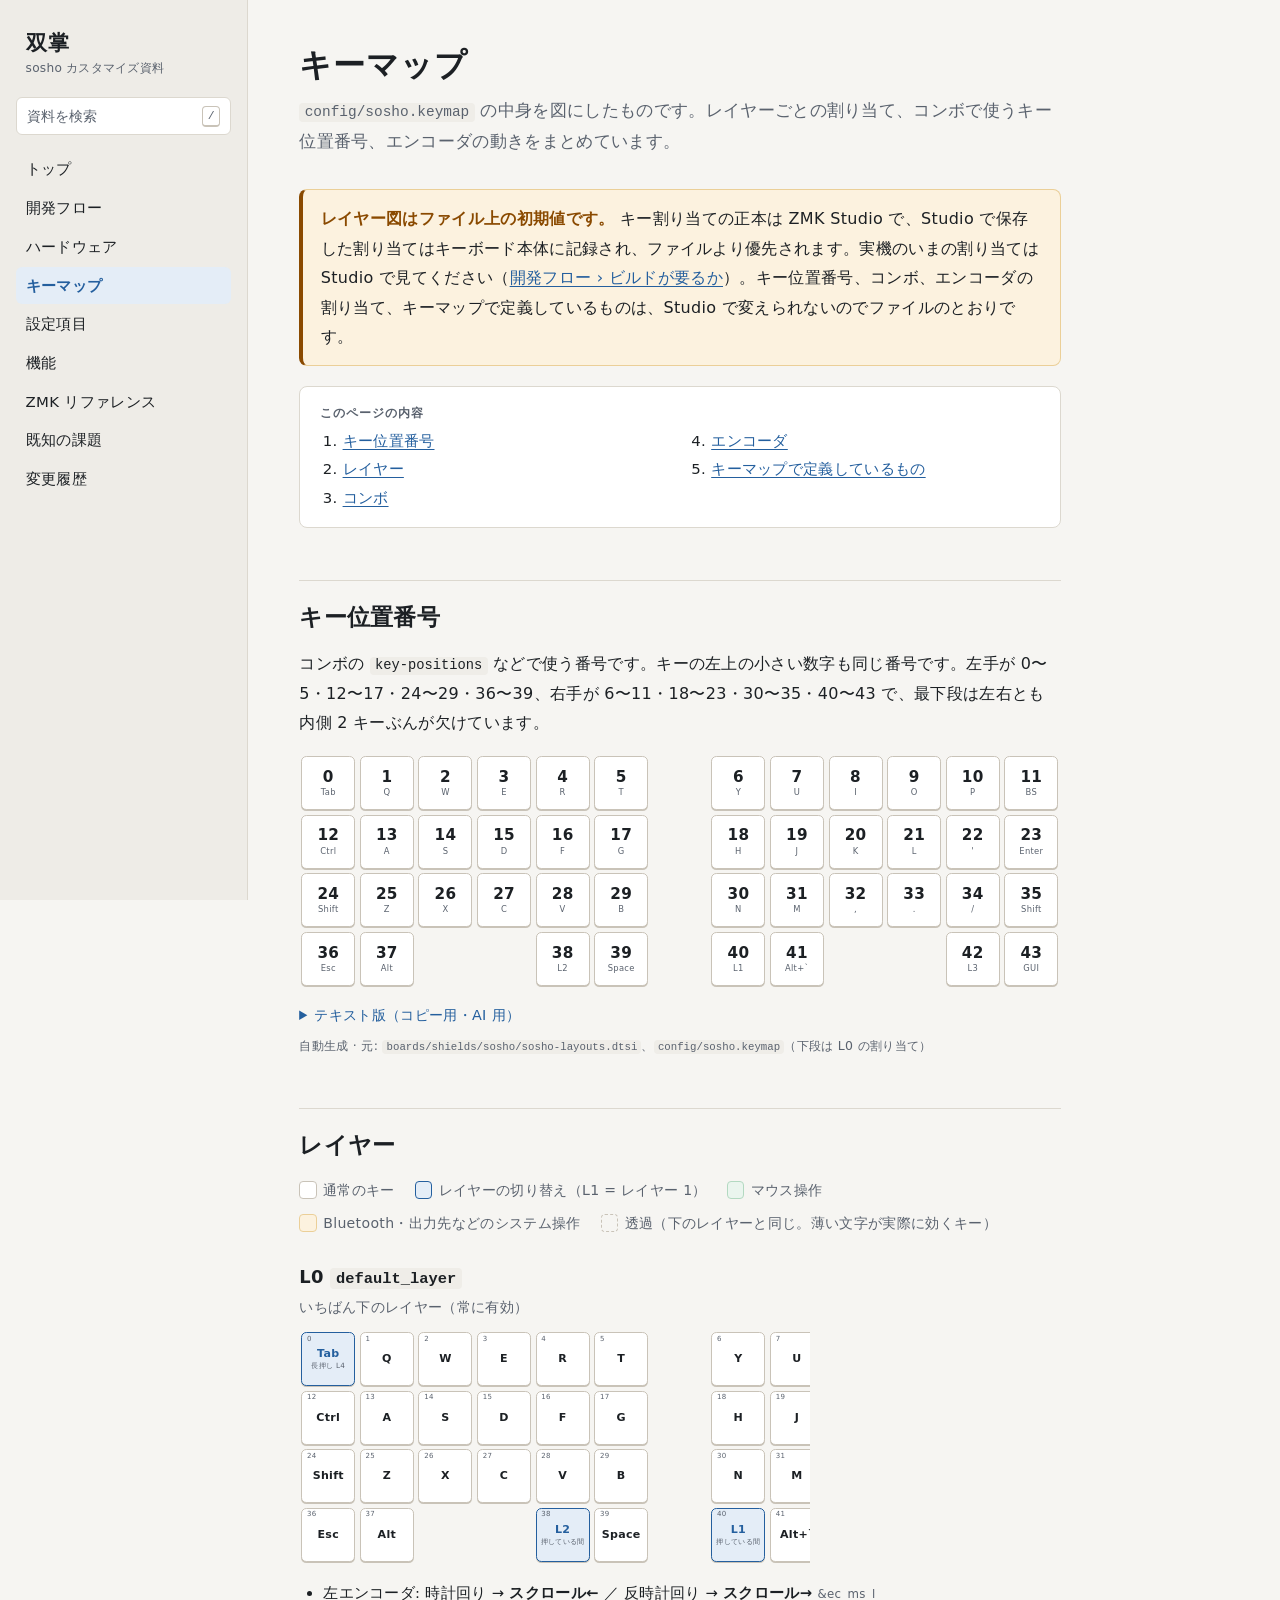
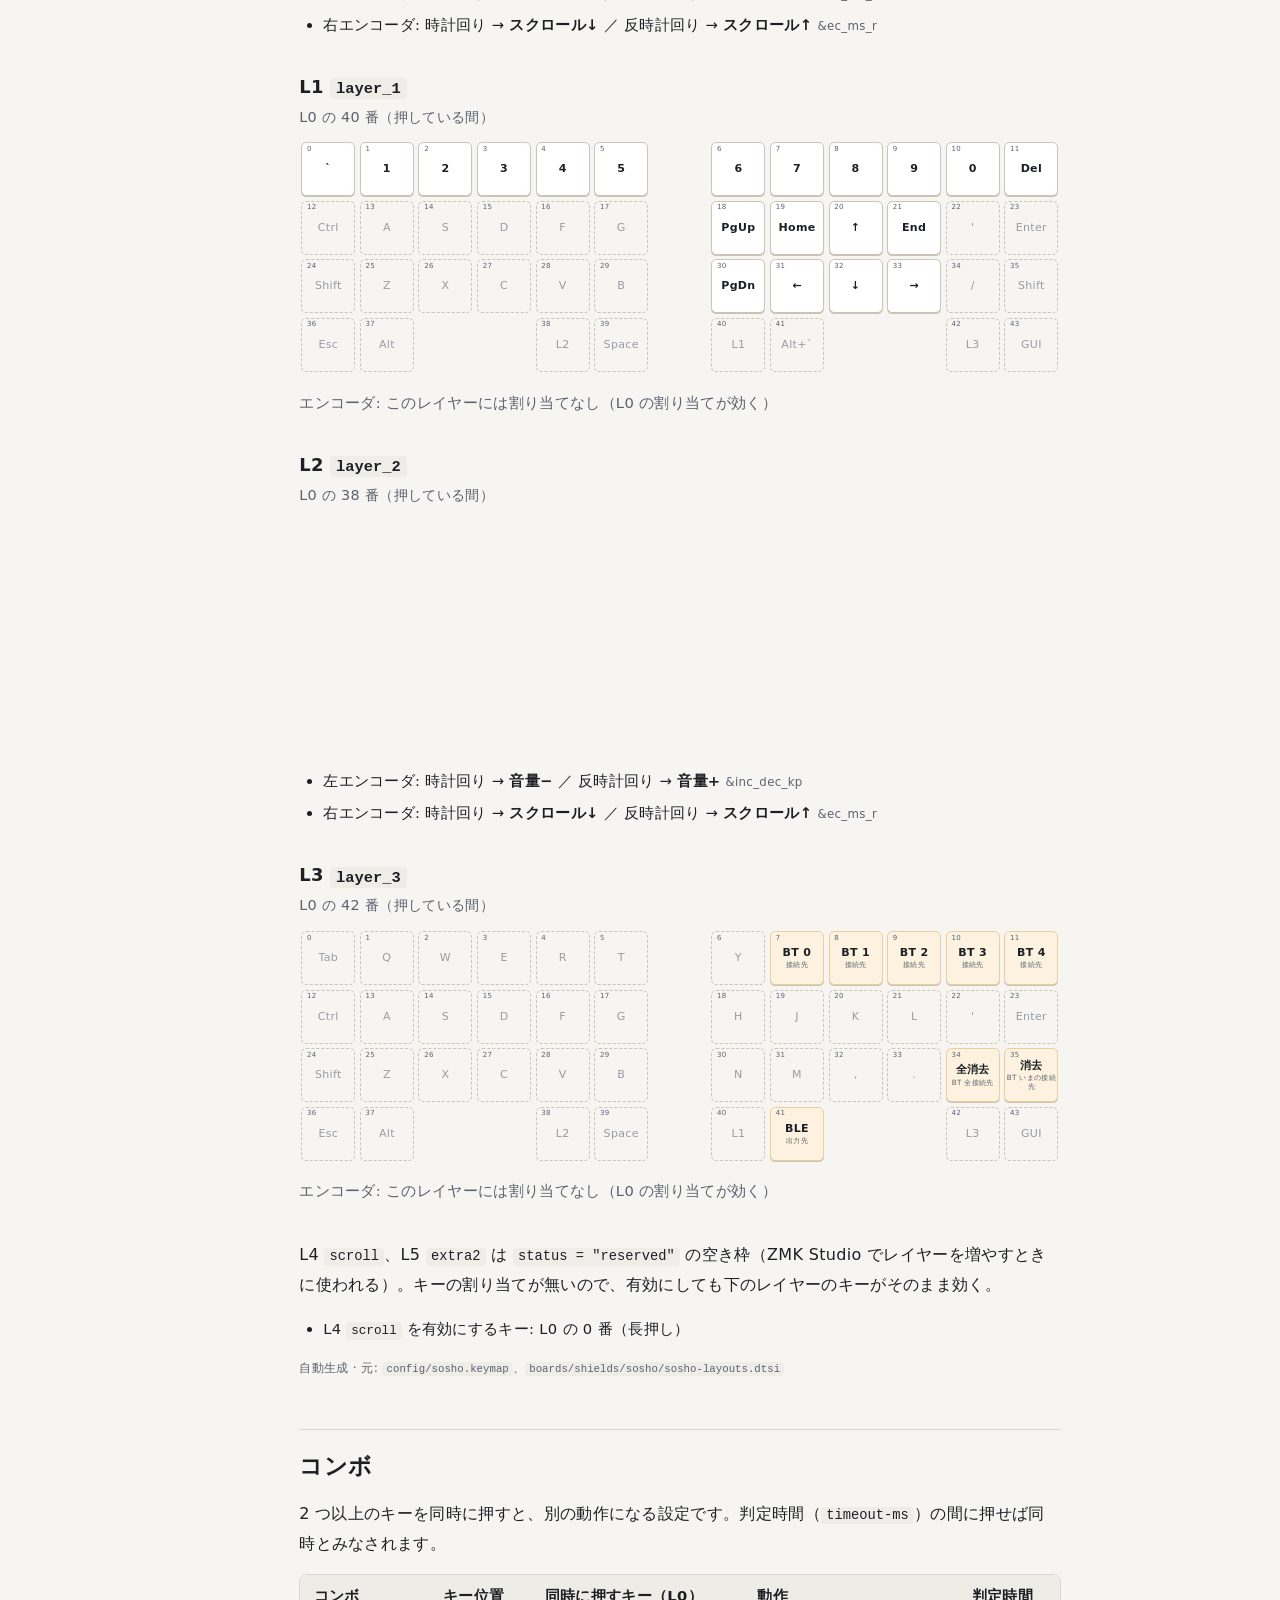
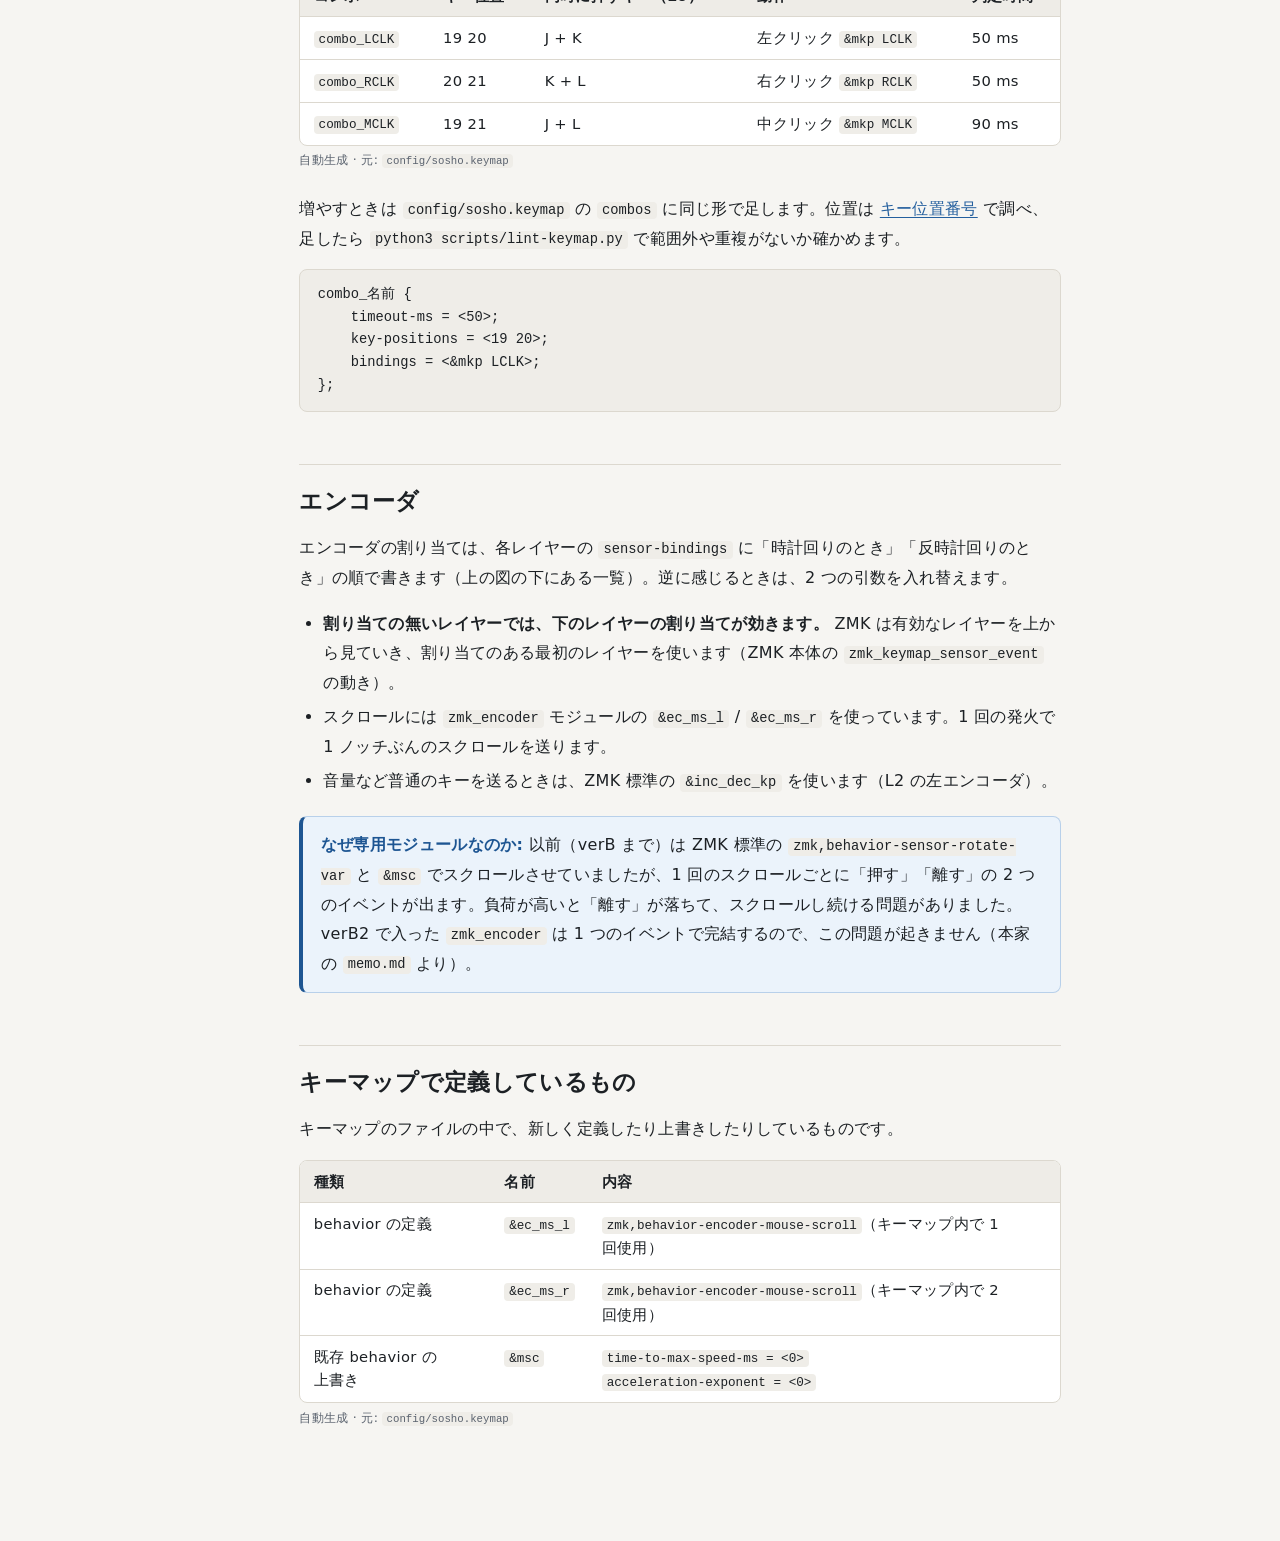
<file: docs/keymap.html>
<!doctype html>
<html lang="ja">
<head>
<meta charset="utf-8">
<meta name="viewport" content="width=device-width, initial-scale=1">
<title>キーマップ — 双掌 (sosho) カスタマイズ資料</title>
<meta name="description" content="レイヤー図・キー位置番号・コンボ・エンコーダの割り当て">
<link rel="stylesheet" href="assets/style.css">
</head>
<body>
<div class="layout">
<!-- gen:nav -->
<nav class="site-nav" aria-label="資料の目次">
<a class="brand" href="index.html">双掌<span>sosho カスタマイズ資料</span></a>
<button class="search-open" type="button" data-search-open>資料を検索<kbd>/</kbd></button>
<ul>
<li><a href="index.html">トップ</a></li>
<li><a href="workflow.html">開発フロー</a></li>
<li><a href="hardware.html">ハードウェア</a></li>
<li><a href="keymap.html" aria-current="page">キーマップ</a></li>
<li><a href="settings.html">設定項目</a></li>
<li><a href="features.html">機能</a></li>
<li><a href="zmk-reference.html">ZMK リファレンス</a></li>
<li><a href="known-issues.html">既知の課題</a></li>
<li><a href="changelog.html">変更履歴</a></li>
</ul>
</nav>
<script src="assets/search-index.js" defer></script>
<script src="assets/search.js" defer></script>
<!-- /gen:nav -->
<main>
<header class="page-head">
<h1>キーマップ</h1>
<p class="lead"><code>config/sosho.keymap</code> の中身を図にしたものです。レイヤーごとの割り当て、コンボで使うキー位置番号、エンコーダの動きをまとめています。</p>
</header>

<aside class="callout warn">
<p><strong>レイヤー図はファイル上の初期値です。</strong> キー割り当ての正本は ZMK Studio で、Studio で保存した割り当てはキーボード本体に記録され、ファイルより優先されます。実機のいまの割り当ては Studio で見てください（<a href="workflow.html#decide">開発フロー › ビルドが要るか</a>）。キー位置番号、コンボ、エンコーダの割り当て、キーマップで定義しているものは、Studio で変えられないのでファイルのとおりです。</p>
</aside>

<!-- gen:toc -->
<nav class="toc" aria-label="このページの目次">
<p>このページの内容</p>
<ol>
<li><a href="#positions">キー位置番号</a></li>
<li><a href="#layers">レイヤー</a></li>
<li><a href="#combos">コンボ</a></li>
<li><a href="#encoder">エンコーダ</a></li>
<li><a href="#behaviors">キーマップで定義しているもの</a></li>
</ol>
</nav>
<!-- /gen:toc -->

<section>
<h2 id="positions">キー位置番号</h2>
<p>コンボの <code>key-positions</code> などで使う番号です。キーの左上の小さい数字も同じ番号です。左手が 0〜5・12〜17・24〜29・36〜39、右手が 6〜11・18〜23・30〜35・40〜43 で、最下段は左右とも内側 2 キーぶんが欠けています。</p>
<!-- gen:key-positions -->
<div class="gen">
<div class="kb-scroll">
<div class="kb" role="img" aria-label="キー位置番号" style="aspect-ratio: 1300 / 400">
<div class="key positions" style="left:0%;top:0%;width:7.692%;height:25%"><span class="pos">0</span><span class="main">0</span><span class="sub">Tab</span></div>
<div class="key positions" style="left:7.692%;top:0%;width:7.692%;height:25%"><span class="pos">1</span><span class="main">1</span><span class="sub">Q</span></div>
<div class="key positions" style="left:15.385%;top:0%;width:7.692%;height:25%"><span class="pos">2</span><span class="main">2</span><span class="sub">W</span></div>
<div class="key positions" style="left:23.077%;top:0%;width:7.692%;height:25%"><span class="pos">3</span><span class="main">3</span><span class="sub">E</span></div>
<div class="key positions" style="left:30.769%;top:0%;width:7.692%;height:25%"><span class="pos">4</span><span class="main">4</span><span class="sub">R</span></div>
<div class="key positions" style="left:38.462%;top:0%;width:7.692%;height:25%"><span class="pos">5</span><span class="main">5</span><span class="sub">T</span></div>
<div class="key positions" style="left:53.846%;top:0%;width:7.692%;height:25%"><span class="pos">6</span><span class="main">6</span><span class="sub">Y</span></div>
<div class="key positions" style="left:61.538%;top:0%;width:7.692%;height:25%"><span class="pos">7</span><span class="main">7</span><span class="sub">U</span></div>
<div class="key positions" style="left:69.231%;top:0%;width:7.692%;height:25%"><span class="pos">8</span><span class="main">8</span><span class="sub">I</span></div>
<div class="key positions" style="left:76.923%;top:0%;width:7.692%;height:25%"><span class="pos">9</span><span class="main">9</span><span class="sub">O</span></div>
<div class="key positions" style="left:84.615%;top:0%;width:7.692%;height:25%"><span class="pos">10</span><span class="main">10</span><span class="sub">P</span></div>
<div class="key positions" style="left:92.308%;top:0%;width:7.692%;height:25%"><span class="pos">11</span><span class="main">11</span><span class="sub">BS</span></div>
<div class="key positions" style="left:0%;top:25%;width:7.692%;height:25%"><span class="pos">12</span><span class="main">12</span><span class="sub">Ctrl</span></div>
<div class="key positions" style="left:7.692%;top:25%;width:7.692%;height:25%"><span class="pos">13</span><span class="main">13</span><span class="sub">A</span></div>
<div class="key positions" style="left:15.385%;top:25%;width:7.692%;height:25%"><span class="pos">14</span><span class="main">14</span><span class="sub">S</span></div>
<div class="key positions" style="left:23.077%;top:25%;width:7.692%;height:25%"><span class="pos">15</span><span class="main">15</span><span class="sub">D</span></div>
<div class="key positions" style="left:30.769%;top:25%;width:7.692%;height:25%"><span class="pos">16</span><span class="main">16</span><span class="sub">F</span></div>
<div class="key positions" style="left:38.462%;top:25%;width:7.692%;height:25%"><span class="pos">17</span><span class="main">17</span><span class="sub">G</span></div>
<div class="key positions" style="left:53.846%;top:25%;width:7.692%;height:25%"><span class="pos">18</span><span class="main">18</span><span class="sub">H</span></div>
<div class="key positions" style="left:61.538%;top:25%;width:7.692%;height:25%"><span class="pos">19</span><span class="main">19</span><span class="sub">J</span></div>
<div class="key positions" style="left:69.231%;top:25%;width:7.692%;height:25%"><span class="pos">20</span><span class="main">20</span><span class="sub">K</span></div>
<div class="key positions" style="left:76.923%;top:25%;width:7.692%;height:25%"><span class="pos">21</span><span class="main">21</span><span class="sub">L</span></div>
<div class="key positions" style="left:84.615%;top:25%;width:7.692%;height:25%"><span class="pos">22</span><span class="main">22</span><span class="sub">&#x27;</span></div>
<div class="key positions" style="left:92.308%;top:25%;width:7.692%;height:25%"><span class="pos">23</span><span class="main">23</span><span class="sub">Enter</span></div>
<div class="key positions" style="left:0%;top:50%;width:7.692%;height:25%"><span class="pos">24</span><span class="main">24</span><span class="sub">Shift</span></div>
<div class="key positions" style="left:7.692%;top:50%;width:7.692%;height:25%"><span class="pos">25</span><span class="main">25</span><span class="sub">Z</span></div>
<div class="key positions" style="left:15.385%;top:50%;width:7.692%;height:25%"><span class="pos">26</span><span class="main">26</span><span class="sub">X</span></div>
<div class="key positions" style="left:23.077%;top:50%;width:7.692%;height:25%"><span class="pos">27</span><span class="main">27</span><span class="sub">C</span></div>
<div class="key positions" style="left:30.769%;top:50%;width:7.692%;height:25%"><span class="pos">28</span><span class="main">28</span><span class="sub">V</span></div>
<div class="key positions" style="left:38.462%;top:50%;width:7.692%;height:25%"><span class="pos">29</span><span class="main">29</span><span class="sub">B</span></div>
<div class="key positions" style="left:53.846%;top:50%;width:7.692%;height:25%"><span class="pos">30</span><span class="main">30</span><span class="sub">N</span></div>
<div class="key positions" style="left:61.538%;top:50%;width:7.692%;height:25%"><span class="pos">31</span><span class="main">31</span><span class="sub">M</span></div>
<div class="key positions" style="left:69.231%;top:50%;width:7.692%;height:25%"><span class="pos">32</span><span class="main">32</span><span class="sub">,</span></div>
<div class="key positions" style="left:76.923%;top:50%;width:7.692%;height:25%"><span class="pos">33</span><span class="main">33</span><span class="sub">.</span></div>
<div class="key positions" style="left:84.615%;top:50%;width:7.692%;height:25%"><span class="pos">34</span><span class="main">34</span><span class="sub">/</span></div>
<div class="key positions" style="left:92.308%;top:50%;width:7.692%;height:25%"><span class="pos">35</span><span class="main">35</span><span class="sub">Shift</span></div>
<div class="key positions" style="left:0%;top:75%;width:7.692%;height:25%"><span class="pos">36</span><span class="main">36</span><span class="sub">Esc</span></div>
<div class="key positions" style="left:7.692%;top:75%;width:7.692%;height:25%"><span class="pos">37</span><span class="main">37</span><span class="sub">Alt</span></div>
<div class="key positions" style="left:30.769%;top:75%;width:7.692%;height:25%"><span class="pos">38</span><span class="main">38</span><span class="sub">L2</span></div>
<div class="key positions" style="left:38.462%;top:75%;width:7.692%;height:25%"><span class="pos">39</span><span class="main">39</span><span class="sub">Space</span></div>
<div class="key positions" style="left:53.846%;top:75%;width:7.692%;height:25%"><span class="pos">40</span><span class="main">40</span><span class="sub">L1</span></div>
<div class="key positions" style="left:61.538%;top:75%;width:7.692%;height:25%"><span class="pos">41</span><span class="main">41</span><span class="sub">Alt+`</span></div>
<div class="key positions" style="left:84.615%;top:75%;width:7.692%;height:25%"><span class="pos">42</span><span class="main">42</span><span class="sub">L3</span></div>
<div class="key positions" style="left:92.308%;top:75%;width:7.692%;height:25%"><span class="pos">43</span><span class="main">43</span><span class="sub">GUI</span></div>
</div>
</div>
<details>
<summary>テキスト版（コピー用・AI 用）</summary>
<pre><code>   0   1   2   3   4   5  │   6   7   8   9  10  11
  12  13  14  15  16  17  │  18  19  20  21  22  23
  24  25  26  27  28  29  │  30  31  32  33  34  35
  36  37          38  39  │  40  41          42  43

   Tab     Q     W     E     R     T  │     Y     U     I     O     P    BS
  Ctrl     A     S     D     F     G  │     H     J     K     L     &#x27; Enter
 Shift     Z     X     C     V     B  │     N     M     ,     .     / Shift
   Esc   Alt                L2 Space  │    L1 Alt+`                L3   GUI</code></pre>
</details>
<p class="gen-note">自動生成 · 元: <code>boards/shields/sosho/sosho-layouts.dtsi</code>、<code>config/sosho.keymap</code>（下段は L0 の割り当て）</p>
</div>
<!-- /gen:key-positions -->
</section>

<section>
<h2 id="layers">レイヤー</h2>
<ul class="legend">
<li><span class="swatch"></span>通常のキー</li>
<li><span class="swatch layer"></span>レイヤーの切り替え（L1 = レイヤー 1）</li>
<li><span class="swatch mouse"></span>マウス操作</li>
<li><span class="swatch system"></span>Bluetooth・出力先などのシステム操作</li>
<li><span class="swatch trans"></span>透過（下のレイヤーと同じ。薄い文字が実際に効くキー）</li>
</ul>
<!-- gen:keymap-layers -->
<div class="gen">
<section class="layer" id="layer-0">
<h3>L0 <code>default_layer</code></h3>
<p class="layer-how">いちばん下のレイヤー（常に有効）</p>
<div class="kb-scroll">
<div class="kb" role="img" aria-label="レイヤー L0 default_layer" style="aspect-ratio: 1300 / 400">
<div class="key layer" style="left:0%;top:0%;width:7.692%;height:25%" title="&amp;lt 4 TAB"><span class="pos">0</span><span class="main">Tab</span><span class="sub">長押し L4</span></div>
<div class="key" style="left:7.692%;top:0%;width:7.692%;height:25%" title="&amp;kp Q"><span class="pos">1</span><span class="main">Q</span></div>
<div class="key" style="left:15.385%;top:0%;width:7.692%;height:25%" title="&amp;kp W"><span class="pos">2</span><span class="main">W</span></div>
<div class="key" style="left:23.077%;top:0%;width:7.692%;height:25%" title="&amp;kp E"><span class="pos">3</span><span class="main">E</span></div>
<div class="key" style="left:30.769%;top:0%;width:7.692%;height:25%" title="&amp;kp R"><span class="pos">4</span><span class="main">R</span></div>
<div class="key" style="left:38.462%;top:0%;width:7.692%;height:25%" title="&amp;kp T"><span class="pos">5</span><span class="main">T</span></div>
<div class="key" style="left:53.846%;top:0%;width:7.692%;height:25%" title="&amp;kp Y"><span class="pos">6</span><span class="main">Y</span></div>
<div class="key" style="left:61.538%;top:0%;width:7.692%;height:25%" title="&amp;kp U"><span class="pos">7</span><span class="main">U</span></div>
<div class="key" style="left:69.231%;top:0%;width:7.692%;height:25%" title="&amp;kp I"><span class="pos">8</span><span class="main">I</span></div>
<div class="key" style="left:76.923%;top:0%;width:7.692%;height:25%" title="&amp;kp O"><span class="pos">9</span><span class="main">O</span></div>
<div class="key" style="left:84.615%;top:0%;width:7.692%;height:25%" title="&amp;kp P"><span class="pos">10</span><span class="main">P</span></div>
<div class="key" style="left:92.308%;top:0%;width:7.692%;height:25%" title="&amp;kp BSPC"><span class="pos">11</span><span class="main">BS</span></div>
<div class="key" style="left:0%;top:25%;width:7.692%;height:25%" title="&amp;kp LCTRL"><span class="pos">12</span><span class="main">Ctrl</span></div>
<div class="key" style="left:7.692%;top:25%;width:7.692%;height:25%" title="&amp;kp A"><span class="pos">13</span><span class="main">A</span></div>
<div class="key" style="left:15.385%;top:25%;width:7.692%;height:25%" title="&amp;kp S"><span class="pos">14</span><span class="main">S</span></div>
<div class="key" style="left:23.077%;top:25%;width:7.692%;height:25%" title="&amp;kp D"><span class="pos">15</span><span class="main">D</span></div>
<div class="key" style="left:30.769%;top:25%;width:7.692%;height:25%" title="&amp;kp F"><span class="pos">16</span><span class="main">F</span></div>
<div class="key" style="left:38.462%;top:25%;width:7.692%;height:25%" title="&amp;kp G"><span class="pos">17</span><span class="main">G</span></div>
<div class="key" style="left:53.846%;top:25%;width:7.692%;height:25%" title="&amp;kp H"><span class="pos">18</span><span class="main">H</span></div>
<div class="key" style="left:61.538%;top:25%;width:7.692%;height:25%" title="&amp;kp J"><span class="pos">19</span><span class="main">J</span></div>
<div class="key" style="left:69.231%;top:25%;width:7.692%;height:25%" title="&amp;kp K"><span class="pos">20</span><span class="main">K</span></div>
<div class="key" style="left:76.923%;top:25%;width:7.692%;height:25%" title="&amp;kp L"><span class="pos">21</span><span class="main">L</span></div>
<div class="key" style="left:84.615%;top:25%;width:7.692%;height:25%" title="&amp;kp SQT"><span class="pos">22</span><span class="main">&#x27;</span></div>
<div class="key" style="left:92.308%;top:25%;width:7.692%;height:25%" title="&amp;kp ENTER"><span class="pos">23</span><span class="main">Enter</span></div>
<div class="key" style="left:0%;top:50%;width:7.692%;height:25%" title="&amp;kp LSHFT"><span class="pos">24</span><span class="main">Shift</span></div>
<div class="key" style="left:7.692%;top:50%;width:7.692%;height:25%" title="&amp;kp Z"><span class="pos">25</span><span class="main">Z</span></div>
<div class="key" style="left:15.385%;top:50%;width:7.692%;height:25%" title="&amp;kp X"><span class="pos">26</span><span class="main">X</span></div>
<div class="key" style="left:23.077%;top:50%;width:7.692%;height:25%" title="&amp;kp C"><span class="pos">27</span><span class="main">C</span></div>
<div class="key" style="left:30.769%;top:50%;width:7.692%;height:25%" title="&amp;kp V"><span class="pos">28</span><span class="main">V</span></div>
<div class="key" style="left:38.462%;top:50%;width:7.692%;height:25%" title="&amp;kp B"><span class="pos">29</span><span class="main">B</span></div>
<div class="key" style="left:53.846%;top:50%;width:7.692%;height:25%" title="&amp;kp N"><span class="pos">30</span><span class="main">N</span></div>
<div class="key" style="left:61.538%;top:50%;width:7.692%;height:25%" title="&amp;kp M"><span class="pos">31</span><span class="main">M</span></div>
<div class="key" style="left:69.231%;top:50%;width:7.692%;height:25%" title="&amp;kp COMMA"><span class="pos">32</span><span class="main">,</span></div>
<div class="key" style="left:76.923%;top:50%;width:7.692%;height:25%" title="&amp;kp DOT"><span class="pos">33</span><span class="main">.</span></div>
<div class="key" style="left:84.615%;top:50%;width:7.692%;height:25%" title="&amp;kp SLASH"><span class="pos">34</span><span class="main">/</span></div>
<div class="key" style="left:92.308%;top:50%;width:7.692%;height:25%" title="&amp;kp LSHFT"><span class="pos">35</span><span class="main">Shift</span></div>
<div class="key" style="left:0%;top:75%;width:7.692%;height:25%" title="&amp;kp ESC"><span class="pos">36</span><span class="main">Esc</span></div>
<div class="key" style="left:7.692%;top:75%;width:7.692%;height:25%" title="&amp;kp LALT"><span class="pos">37</span><span class="main">Alt</span></div>
<div class="key layer" style="left:30.769%;top:75%;width:7.692%;height:25%" title="&amp;mo 2"><span class="pos">38</span><span class="main">L2</span><span class="sub">押している間</span></div>
<div class="key" style="left:38.462%;top:75%;width:7.692%;height:25%" title="&amp;kp SPACE"><span class="pos">39</span><span class="main">Space</span></div>
<div class="key layer" style="left:53.846%;top:75%;width:7.692%;height:25%" title="&amp;mo 1"><span class="pos">40</span><span class="main">L1</span><span class="sub">押している間</span></div>
<div class="key" style="left:61.538%;top:75%;width:7.692%;height:25%" title="&amp;kp LA(GRAVE)"><span class="pos">41</span><span class="main">Alt+`</span></div>
<div class="key layer" style="left:84.615%;top:75%;width:7.692%;height:25%" title="&amp;mo 3"><span class="pos">42</span><span class="main">L3</span><span class="sub">押している間</span></div>
<div class="key" style="left:92.308%;top:75%;width:7.692%;height:25%" title="&amp;kp LGUI"><span class="pos">43</span><span class="main">GUI</span></div>
</div>
</div>
<ul class="sensors">
<li>左エンコーダ: 時計回り → <strong>スクロール←</strong> ／ 反時計回り → <strong>スクロール→</strong> <small>&amp;ec_ms_l</small></li>
<li>右エンコーダ: 時計回り → <strong>スクロール↓</strong> ／ 反時計回り → <strong>スクロール↑</strong> <small>&amp;ec_ms_r</small></li>
</ul>
</section>
<section class="layer" id="layer-1">
<h3>L1 <code>layer_1</code></h3>
<p class="layer-how">L0 の 40 番（押している間）</p>
<div class="kb-scroll">
<div class="kb" role="img" aria-label="レイヤー L1 layer_1" style="aspect-ratio: 1300 / 400">
<div class="key" style="left:0%;top:0%;width:7.692%;height:25%" title="&amp;kp GRAVE"><span class="pos">0</span><span class="main">`</span></div>
<div class="key" style="left:7.692%;top:0%;width:7.692%;height:25%" title="&amp;kp N1"><span class="pos">1</span><span class="main">1</span></div>
<div class="key" style="left:15.385%;top:0%;width:7.692%;height:25%" title="&amp;kp N2"><span class="pos">2</span><span class="main">2</span></div>
<div class="key" style="left:23.077%;top:0%;width:7.692%;height:25%" title="&amp;kp N3"><span class="pos">3</span><span class="main">3</span></div>
<div class="key" style="left:30.769%;top:0%;width:7.692%;height:25%" title="&amp;kp N4"><span class="pos">4</span><span class="main">4</span></div>
<div class="key" style="left:38.462%;top:0%;width:7.692%;height:25%" title="&amp;kp N5"><span class="pos">5</span><span class="main">5</span></div>
<div class="key" style="left:53.846%;top:0%;width:7.692%;height:25%" title="&amp;kp N6"><span class="pos">6</span><span class="main">6</span></div>
<div class="key" style="left:61.538%;top:0%;width:7.692%;height:25%" title="&amp;kp N7"><span class="pos">7</span><span class="main">7</span></div>
<div class="key" style="left:69.231%;top:0%;width:7.692%;height:25%" title="&amp;kp N8"><span class="pos">8</span><span class="main">8</span></div>
<div class="key" style="left:76.923%;top:0%;width:7.692%;height:25%" title="&amp;kp N9"><span class="pos">9</span><span class="main">9</span></div>
<div class="key" style="left:84.615%;top:0%;width:7.692%;height:25%" title="&amp;kp N0"><span class="pos">10</span><span class="main">0</span></div>
<div class="key" style="left:92.308%;top:0%;width:7.692%;height:25%" title="&amp;kp DEL"><span class="pos">11</span><span class="main">Del</span></div>
<div class="key trans" style="left:0%;top:25%;width:7.692%;height:25%" title="&amp;trans（下のレイヤーと同じ: &amp;kp LCTRL）"><span class="pos">12</span><span class="main">Ctrl</span></div>
<div class="key trans" style="left:7.692%;top:25%;width:7.692%;height:25%" title="&amp;trans（下のレイヤーと同じ: &amp;kp A）"><span class="pos">13</span><span class="main">A</span></div>
<div class="key trans" style="left:15.385%;top:25%;width:7.692%;height:25%" title="&amp;trans（下のレイヤーと同じ: &amp;kp S）"><span class="pos">14</span><span class="main">S</span></div>
<div class="key trans" style="left:23.077%;top:25%;width:7.692%;height:25%" title="&amp;trans（下のレイヤーと同じ: &amp;kp D）"><span class="pos">15</span><span class="main">D</span></div>
<div class="key trans" style="left:30.769%;top:25%;width:7.692%;height:25%" title="&amp;trans（下のレイヤーと同じ: &amp;kp F）"><span class="pos">16</span><span class="main">F</span></div>
<div class="key trans" style="left:38.462%;top:25%;width:7.692%;height:25%" title="&amp;trans（下のレイヤーと同じ: &amp;kp G）"><span class="pos">17</span><span class="main">G</span></div>
<div class="key" style="left:53.846%;top:25%;width:7.692%;height:25%" title="&amp;kp PG_UP"><span class="pos">18</span><span class="main">PgUp</span></div>
<div class="key" style="left:61.538%;top:25%;width:7.692%;height:25%" title="&amp;kp HOME"><span class="pos">19</span><span class="main">Home</span></div>
<div class="key" style="left:69.231%;top:25%;width:7.692%;height:25%" title="&amp;kp UP"><span class="pos">20</span><span class="main">↑</span></div>
<div class="key" style="left:76.923%;top:25%;width:7.692%;height:25%" title="&amp;kp END"><span class="pos">21</span><span class="main">End</span></div>
<div class="key trans" style="left:84.615%;top:25%;width:7.692%;height:25%" title="&amp;trans（下のレイヤーと同じ: &amp;kp SQT）"><span class="pos">22</span><span class="main">&#x27;</span></div>
<div class="key trans" style="left:92.308%;top:25%;width:7.692%;height:25%" title="&amp;trans（下のレイヤーと同じ: &amp;kp ENTER）"><span class="pos">23</span><span class="main">Enter</span></div>
<div class="key trans" style="left:0%;top:50%;width:7.692%;height:25%" title="&amp;trans（下のレイヤーと同じ: &amp;kp LSHFT）"><span class="pos">24</span><span class="main">Shift</span></div>
<div class="key trans" style="left:7.692%;top:50%;width:7.692%;height:25%" title="&amp;trans（下のレイヤーと同じ: &amp;kp Z）"><span class="pos">25</span><span class="main">Z</span></div>
<div class="key trans" style="left:15.385%;top:50%;width:7.692%;height:25%" title="&amp;trans（下のレイヤーと同じ: &amp;kp X）"><span class="pos">26</span><span class="main">X</span></div>
<div class="key trans" style="left:23.077%;top:50%;width:7.692%;height:25%" title="&amp;trans（下のレイヤーと同じ: &amp;kp C）"><span class="pos">27</span><span class="main">C</span></div>
<div class="key trans" style="left:30.769%;top:50%;width:7.692%;height:25%" title="&amp;trans（下のレイヤーと同じ: &amp;kp V）"><span class="pos">28</span><span class="main">V</span></div>
<div class="key trans" style="left:38.462%;top:50%;width:7.692%;height:25%" title="&amp;trans（下のレイヤーと同じ: &amp;kp B）"><span class="pos">29</span><span class="main">B</span></div>
<div class="key" style="left:53.846%;top:50%;width:7.692%;height:25%" title="&amp;kp PG_DN"><span class="pos">30</span><span class="main">PgDn</span></div>
<div class="key" style="left:61.538%;top:50%;width:7.692%;height:25%" title="&amp;kp LEFT"><span class="pos">31</span><span class="main">←</span></div>
<div class="key" style="left:69.231%;top:50%;width:7.692%;height:25%" title="&amp;kp DOWN"><span class="pos">32</span><span class="main">↓</span></div>
<div class="key" style="left:76.923%;top:50%;width:7.692%;height:25%" title="&amp;kp RIGHT"><span class="pos">33</span><span class="main">→</span></div>
<div class="key trans" style="left:84.615%;top:50%;width:7.692%;height:25%" title="&amp;trans（下のレイヤーと同じ: &amp;kp SLASH）"><span class="pos">34</span><span class="main">/</span></div>
<div class="key trans" style="left:92.308%;top:50%;width:7.692%;height:25%" title="&amp;trans（下のレイヤーと同じ: &amp;kp LSHFT）"><span class="pos">35</span><span class="main">Shift</span></div>
<div class="key trans" style="left:0%;top:75%;width:7.692%;height:25%" title="&amp;trans（下のレイヤーと同じ: &amp;kp ESC）"><span class="pos">36</span><span class="main">Esc</span></div>
<div class="key trans" style="left:7.692%;top:75%;width:7.692%;height:25%" title="&amp;trans（下のレイヤーと同じ: &amp;kp LALT）"><span class="pos">37</span><span class="main">Alt</span></div>
<div class="key trans" style="left:30.769%;top:75%;width:7.692%;height:25%" title="&amp;trans（下のレイヤーと同じ: &amp;mo 2）"><span class="pos">38</span><span class="main">L2</span></div>
<div class="key trans" style="left:38.462%;top:75%;width:7.692%;height:25%" title="&amp;trans（下のレイヤーと同じ: &amp;kp SPACE）"><span class="pos">39</span><span class="main">Space</span></div>
<div class="key trans" style="left:53.846%;top:75%;width:7.692%;height:25%" title="&amp;trans（下のレイヤーと同じ: &amp;mo 1）"><span class="pos">40</span><span class="main">L1</span></div>
<div class="key trans" style="left:61.538%;top:75%;width:7.692%;height:25%" title="&amp;trans（下のレイヤーと同じ: &amp;kp LA(GRAVE)）"><span class="pos">41</span><span class="main">Alt+`</span></div>
<div class="key trans" style="left:84.615%;top:75%;width:7.692%;height:25%" title="&amp;trans（下のレイヤーと同じ: &amp;mo 3）"><span class="pos">42</span><span class="main">L3</span></div>
<div class="key trans" style="left:92.308%;top:75%;width:7.692%;height:25%" title="&amp;trans（下のレイヤーと同じ: &amp;kp LGUI）"><span class="pos">43</span><span class="main">GUI</span></div>
</div>
</div>
<p class="sensors">エンコーダ: このレイヤーには割り当てなし（L0 の割り当てが効く）</p>
</section>
<section class="layer" id="layer-2">
<h3>L2 <code>layer_2</code></h3>
<p class="layer-how">L0 の 38 番（押している間）</p>
<div class="kb-scroll">
<div class="kb" role="img" aria-label="レイヤー L2 layer_2" style="aspect-ratio: 1300 / 400">
<div class="key trans" style="left:0%;top:0%;width:7.692%;height:25%" title="&amp;trans（下のレイヤーと同じ: &amp;lt 4 TAB）"><span class="pos">0</span><span class="main">Tab</span></div>
<div class="key" style="left:7.692%;top:0%;width:7.692%;height:25%" title="&amp;kp F1"><span class="pos">1</span><span class="main">F1</span></div>
<div class="key" style="left:15.385%;top:0%;width:7.692%;height:25%" title="&amp;kp F2"><span class="pos">2</span><span class="main">F2</span></div>
<div class="key" style="left:23.077%;top:0%;width:7.692%;height:25%" title="&amp;kp F3"><span class="pos">3</span><span class="main">F3</span></div>
<div class="key" style="left:30.769%;top:0%;width:7.692%;height:25%" title="&amp;kp F4"><span class="pos">4</span><span class="main">F4</span></div>
<div class="key" style="left:38.462%;top:0%;width:7.692%;height:25%" title="&amp;kp F5"><span class="pos">5</span><span class="main">F5</span></div>
<div class="key trans" style="left:53.846%;top:0%;width:7.692%;height:25%" title="&amp;trans（下のレイヤーと同じ: &amp;kp Y）"><span class="pos">6</span><span class="main">Y</span></div>
<div class="key trans" style="left:61.538%;top:0%;width:7.692%;height:25%" title="&amp;trans（下のレイヤーと同じ: &amp;kp U）"><span class="pos">7</span><span class="main">U</span></div>
<div class="key" style="left:69.231%;top:0%;width:7.692%;height:25%" title="&amp;kp MINUS"><span class="pos">8</span><span class="main">-</span></div>
<div class="key" style="left:76.923%;top:0%;width:7.692%;height:25%" title="&amp;kp EQUAL"><span class="pos">9</span><span class="main">=</span></div>
<div class="key trans" style="left:84.615%;top:0%;width:7.692%;height:25%" title="&amp;trans（下のレイヤーと同じ: &amp;kp P）"><span class="pos">10</span><span class="main">P</span></div>
<div class="key trans" style="left:92.308%;top:0%;width:7.692%;height:25%" title="&amp;trans（下のレイヤーと同じ: &amp;kp BSPC）"><span class="pos">11</span><span class="main">BS</span></div>
<div class="key trans" style="left:0%;top:25%;width:7.692%;height:25%" title="&amp;trans（下のレイヤーと同じ: &amp;kp LCTRL）"><span class="pos">12</span><span class="main">Ctrl</span></div>
<div class="key" style="left:7.692%;top:25%;width:7.692%;height:25%" title="&amp;kp F6"><span class="pos">13</span><span class="main">F6</span></div>
<div class="key" style="left:15.385%;top:25%;width:7.692%;height:25%" title="&amp;kp F7"><span class="pos">14</span><span class="main">F7</span></div>
<div class="key" style="left:23.077%;top:25%;width:7.692%;height:25%" title="&amp;kp F8"><span class="pos">15</span><span class="main">F8</span></div>
<div class="key" style="left:30.769%;top:25%;width:7.692%;height:25%" title="&amp;kp F9"><span class="pos">16</span><span class="main">F9</span></div>
<div class="key" style="left:38.462%;top:25%;width:7.692%;height:25%" title="&amp;kp F10"><span class="pos">17</span><span class="main">F10</span></div>
<div class="key trans" style="left:53.846%;top:25%;width:7.692%;height:25%" title="&amp;trans（下のレイヤーと同じ: &amp;kp H）"><span class="pos">18</span><span class="main">H</span></div>
<div class="key" style="left:61.538%;top:25%;width:7.692%;height:25%" title="&amp;kp LBKT"><span class="pos">19</span><span class="main">[</span></div>
<div class="key" style="left:69.231%;top:25%;width:7.692%;height:25%" title="&amp;kp RBKT"><span class="pos">20</span><span class="main">]</span></div>
<div class="key" style="left:76.923%;top:25%;width:7.692%;height:25%" title="&amp;kp NUBS"><span class="pos">21</span><span class="main">ISO \</span></div>
<div class="key trans" style="left:84.615%;top:25%;width:7.692%;height:25%" title="&amp;trans（下のレイヤーと同じ: &amp;kp SQT）"><span class="pos">22</span><span class="main">&#x27;</span></div>
<div class="key trans" style="left:92.308%;top:25%;width:7.692%;height:25%" title="&amp;trans（下のレイヤーと同じ: &amp;kp ENTER）"><span class="pos">23</span><span class="main">Enter</span></div>
<div class="key trans" style="left:0%;top:50%;width:7.692%;height:25%" title="&amp;trans（下のレイヤーと同じ: &amp;kp LSHFT）"><span class="pos">24</span><span class="main">Shift</span></div>
<div class="key" style="left:7.692%;top:50%;width:7.692%;height:25%" title="&amp;kp F11"><span class="pos">25</span><span class="main">F11</span></div>
<div class="key" style="left:15.385%;top:50%;width:7.692%;height:25%" title="&amp;kp F12"><span class="pos">26</span><span class="main">F12</span></div>
<div class="key" style="left:23.077%;top:50%;width:7.692%;height:25%" title="&amp;kp F13"><span class="pos">27</span><span class="main">F13</span></div>
<div class="key" style="left:30.769%;top:50%;width:7.692%;height:25%" title="&amp;kp F14"><span class="pos">28</span><span class="main">F14</span></div>
<div class="key" style="left:38.462%;top:50%;width:7.692%;height:25%" title="&amp;kp F15"><span class="pos">29</span><span class="main">F15</span></div>
<div class="key trans" style="left:53.846%;top:50%;width:7.692%;height:25%" title="&amp;trans（下のレイヤーと同じ: &amp;kp N）"><span class="pos">30</span><span class="main">N</span></div>
<div class="key" style="left:61.538%;top:50%;width:7.692%;height:25%" title="&amp;kp SEMI"><span class="pos">31</span><span class="main">;</span></div>
<div class="key" style="left:69.231%;top:50%;width:7.692%;height:25%" title="&amp;kp SQT"><span class="pos">32</span><span class="main">&#x27;</span></div>
<div class="key trans" style="left:76.923%;top:50%;width:7.692%;height:25%" title="&amp;trans（下のレイヤーと同じ: &amp;kp DOT）"><span class="pos">33</span><span class="main">.</span></div>
<div class="key" style="left:84.615%;top:50%;width:7.692%;height:25%" title="&amp;kp QMARK"><span class="pos">34</span><span class="main">?</span></div>
<div class="key" style="left:92.308%;top:50%;width:7.692%;height:25%" title="&amp;kp BSLH"><span class="pos">35</span><span class="main">\</span></div>
<div class="key trans" style="left:0%;top:75%;width:7.692%;height:25%" title="&amp;trans（下のレイヤーと同じ: &amp;kp ESC）"><span class="pos">36</span><span class="main">Esc</span></div>
<div class="key trans" style="left:7.692%;top:75%;width:7.692%;height:25%" title="&amp;trans（下のレイヤーと同じ: &amp;kp LALT）"><span class="pos">37</span><span class="main">Alt</span></div>
<div class="key trans" style="left:30.769%;top:75%;width:7.692%;height:25%" title="&amp;trans（下のレイヤーと同じ: &amp;mo 2）"><span class="pos">38</span><span class="main">L2</span></div>
<div class="key trans" style="left:38.462%;top:75%;width:7.692%;height:25%" title="&amp;trans（下のレイヤーと同じ: &amp;kp SPACE）"><span class="pos">39</span><span class="main">Space</span></div>
<div class="key trans" style="left:53.846%;top:75%;width:7.692%;height:25%" title="&amp;trans（下のレイヤーと同じ: &amp;mo 1）"><span class="pos">40</span><span class="main">L1</span></div>
<div class="key trans" style="left:61.538%;top:75%;width:7.692%;height:25%" title="&amp;trans（下のレイヤーと同じ: &amp;kp LA(GRAVE)）"><span class="pos">41</span><span class="main">Alt+`</span></div>
<div class="key trans" style="left:84.615%;top:75%;width:7.692%;height:25%" title="&amp;trans（下のレイヤーと同じ: &amp;mo 3）"><span class="pos">42</span><span class="main">L3</span></div>
<div class="key trans" style="left:92.308%;top:75%;width:7.692%;height:25%" title="&amp;trans（下のレイヤーと同じ: &amp;kp LGUI）"><span class="pos">43</span><span class="main">GUI</span></div>
</div>
</div>
<ul class="sensors">
<li>左エンコーダ: 時計回り → <strong>音量−</strong> ／ 反時計回り → <strong>音量+</strong> <small>&amp;inc_dec_kp</small></li>
<li>右エンコーダ: 時計回り → <strong>スクロール↓</strong> ／ 反時計回り → <strong>スクロール↑</strong> <small>&amp;ec_ms_r</small></li>
</ul>
</section>
<section class="layer" id="layer-3">
<h3>L3 <code>layer_3</code></h3>
<p class="layer-how">L0 の 42 番（押している間）</p>
<div class="kb-scroll">
<div class="kb" role="img" aria-label="レイヤー L3 layer_3" style="aspect-ratio: 1300 / 400">
<div class="key trans" style="left:0%;top:0%;width:7.692%;height:25%" title="&amp;trans（下のレイヤーと同じ: &amp;lt 4 TAB）"><span class="pos">0</span><span class="main">Tab</span></div>
<div class="key trans" style="left:7.692%;top:0%;width:7.692%;height:25%" title="&amp;trans（下のレイヤーと同じ: &amp;kp Q）"><span class="pos">1</span><span class="main">Q</span></div>
<div class="key trans" style="left:15.385%;top:0%;width:7.692%;height:25%" title="&amp;trans（下のレイヤーと同じ: &amp;kp W）"><span class="pos">2</span><span class="main">W</span></div>
<div class="key trans" style="left:23.077%;top:0%;width:7.692%;height:25%" title="&amp;trans（下のレイヤーと同じ: &amp;kp E）"><span class="pos">3</span><span class="main">E</span></div>
<div class="key trans" style="left:30.769%;top:0%;width:7.692%;height:25%" title="&amp;trans（下のレイヤーと同じ: &amp;kp R）"><span class="pos">4</span><span class="main">R</span></div>
<div class="key trans" style="left:38.462%;top:0%;width:7.692%;height:25%" title="&amp;trans（下のレイヤーと同じ: &amp;kp T）"><span class="pos">5</span><span class="main">T</span></div>
<div class="key trans" style="left:53.846%;top:0%;width:7.692%;height:25%" title="&amp;trans（下のレイヤーと同じ: &amp;kp Y）"><span class="pos">6</span><span class="main">Y</span></div>
<div class="key system" style="left:61.538%;top:0%;width:7.692%;height:25%" title="&amp;bt BT_SEL 0"><span class="pos">7</span><span class="main">BT 0</span><span class="sub">接続先</span></div>
<div class="key system" style="left:69.231%;top:0%;width:7.692%;height:25%" title="&amp;bt BT_SEL 1"><span class="pos">8</span><span class="main">BT 1</span><span class="sub">接続先</span></div>
<div class="key system" style="left:76.923%;top:0%;width:7.692%;height:25%" title="&amp;bt BT_SEL 2"><span class="pos">9</span><span class="main">BT 2</span><span class="sub">接続先</span></div>
<div class="key system" style="left:84.615%;top:0%;width:7.692%;height:25%" title="&amp;bt BT_SEL 3"><span class="pos">10</span><span class="main">BT 3</span><span class="sub">接続先</span></div>
<div class="key system" style="left:92.308%;top:0%;width:7.692%;height:25%" title="&amp;bt BT_SEL 4"><span class="pos">11</span><span class="main">BT 4</span><span class="sub">接続先</span></div>
<div class="key trans" style="left:0%;top:25%;width:7.692%;height:25%" title="&amp;trans（下のレイヤーと同じ: &amp;kp LCTRL）"><span class="pos">12</span><span class="main">Ctrl</span></div>
<div class="key trans" style="left:7.692%;top:25%;width:7.692%;height:25%" title="&amp;trans（下のレイヤーと同じ: &amp;kp A）"><span class="pos">13</span><span class="main">A</span></div>
<div class="key trans" style="left:15.385%;top:25%;width:7.692%;height:25%" title="&amp;trans（下のレイヤーと同じ: &amp;kp S）"><span class="pos">14</span><span class="main">S</span></div>
<div class="key trans" style="left:23.077%;top:25%;width:7.692%;height:25%" title="&amp;trans（下のレイヤーと同じ: &amp;kp D）"><span class="pos">15</span><span class="main">D</span></div>
<div class="key trans" style="left:30.769%;top:25%;width:7.692%;height:25%" title="&amp;trans（下のレイヤーと同じ: &amp;kp F）"><span class="pos">16</span><span class="main">F</span></div>
<div class="key trans" style="left:38.462%;top:25%;width:7.692%;height:25%" title="&amp;trans（下のレイヤーと同じ: &amp;kp G）"><span class="pos">17</span><span class="main">G</span></div>
<div class="key trans" style="left:53.846%;top:25%;width:7.692%;height:25%" title="&amp;trans（下のレイヤーと同じ: &amp;kp H）"><span class="pos">18</span><span class="main">H</span></div>
<div class="key trans" style="left:61.538%;top:25%;width:7.692%;height:25%" title="&amp;trans（下のレイヤーと同じ: &amp;kp J）"><span class="pos">19</span><span class="main">J</span></div>
<div class="key trans" style="left:69.231%;top:25%;width:7.692%;height:25%" title="&amp;trans（下のレイヤーと同じ: &amp;kp K）"><span class="pos">20</span><span class="main">K</span></div>
<div class="key trans" style="left:76.923%;top:25%;width:7.692%;height:25%" title="&amp;trans（下のレイヤーと同じ: &amp;kp L）"><span class="pos">21</span><span class="main">L</span></div>
<div class="key trans" style="left:84.615%;top:25%;width:7.692%;height:25%" title="&amp;trans（下のレイヤーと同じ: &amp;kp SQT）"><span class="pos">22</span><span class="main">&#x27;</span></div>
<div class="key trans" style="left:92.308%;top:25%;width:7.692%;height:25%" title="&amp;trans（下のレイヤーと同じ: &amp;kp ENTER）"><span class="pos">23</span><span class="main">Enter</span></div>
<div class="key trans" style="left:0%;top:50%;width:7.692%;height:25%" title="&amp;trans（下のレイヤーと同じ: &amp;kp LSHFT）"><span class="pos">24</span><span class="main">Shift</span></div>
<div class="key trans" style="left:7.692%;top:50%;width:7.692%;height:25%" title="&amp;trans（下のレイヤーと同じ: &amp;kp Z）"><span class="pos">25</span><span class="main">Z</span></div>
<div class="key trans" style="left:15.385%;top:50%;width:7.692%;height:25%" title="&amp;trans（下のレイヤーと同じ: &amp;kp X）"><span class="pos">26</span><span class="main">X</span></div>
<div class="key trans" style="left:23.077%;top:50%;width:7.692%;height:25%" title="&amp;trans（下のレイヤーと同じ: &amp;kp C）"><span class="pos">27</span><span class="main">C</span></div>
<div class="key trans" style="left:30.769%;top:50%;width:7.692%;height:25%" title="&amp;trans（下のレイヤーと同じ: &amp;kp V）"><span class="pos">28</span><span class="main">V</span></div>
<div class="key trans" style="left:38.462%;top:50%;width:7.692%;height:25%" title="&amp;trans（下のレイヤーと同じ: &amp;kp B）"><span class="pos">29</span><span class="main">B</span></div>
<div class="key trans" style="left:53.846%;top:50%;width:7.692%;height:25%" title="&amp;trans（下のレイヤーと同じ: &amp;kp N）"><span class="pos">30</span><span class="main">N</span></div>
<div class="key trans" style="left:61.538%;top:50%;width:7.692%;height:25%" title="&amp;trans（下のレイヤーと同じ: &amp;kp M）"><span class="pos">31</span><span class="main">M</span></div>
<div class="key trans" style="left:69.231%;top:50%;width:7.692%;height:25%" title="&amp;trans（下のレイヤーと同じ: &amp;kp COMMA）"><span class="pos">32</span><span class="main">,</span></div>
<div class="key trans" style="left:76.923%;top:50%;width:7.692%;height:25%" title="&amp;trans（下のレイヤーと同じ: &amp;kp DOT）"><span class="pos">33</span><span class="main">.</span></div>
<div class="key system" style="left:84.615%;top:50%;width:7.692%;height:25%" title="&amp;bt BT_CLR_ALL"><span class="pos">34</span><span class="main">全消去</span><span class="sub">BT 全接続先</span></div>
<div class="key system" style="left:92.308%;top:50%;width:7.692%;height:25%" title="&amp;bt BT_CLR"><span class="pos">35</span><span class="main">消去</span><span class="sub">BT いまの接続先</span></div>
<div class="key trans" style="left:0%;top:75%;width:7.692%;height:25%" title="&amp;trans（下のレイヤーと同じ: &amp;kp ESC）"><span class="pos">36</span><span class="main">Esc</span></div>
<div class="key trans" style="left:7.692%;top:75%;width:7.692%;height:25%" title="&amp;trans（下のレイヤーと同じ: &amp;kp LALT）"><span class="pos">37</span><span class="main">Alt</span></div>
<div class="key trans" style="left:30.769%;top:75%;width:7.692%;height:25%" title="&amp;trans（下のレイヤーと同じ: &amp;mo 2）"><span class="pos">38</span><span class="main">L2</span></div>
<div class="key trans" style="left:38.462%;top:75%;width:7.692%;height:25%" title="&amp;trans（下のレイヤーと同じ: &amp;kp SPACE）"><span class="pos">39</span><span class="main">Space</span></div>
<div class="key trans" style="left:53.846%;top:75%;width:7.692%;height:25%" title="&amp;trans（下のレイヤーと同じ: &amp;mo 1）"><span class="pos">40</span><span class="main">L1</span></div>
<div class="key system" style="left:61.538%;top:75%;width:7.692%;height:25%" title="&amp;out OUT_BLE"><span class="pos">41</span><span class="main">BLE</span><span class="sub">出力先</span></div>
<div class="key trans" style="left:84.615%;top:75%;width:7.692%;height:25%" title="&amp;trans（下のレイヤーと同じ: &amp;mo 3）"><span class="pos">42</span><span class="main">L3</span></div>
<div class="key trans" style="left:92.308%;top:75%;width:7.692%;height:25%" title="&amp;trans（下のレイヤーと同じ: &amp;kp LGUI）"><span class="pos">43</span><span class="main">GUI</span></div>
</div>
</div>
<p class="sensors">エンコーダ: このレイヤーには割り当てなし（L0 の割り当てが効く）</p>
</section>
<p class="reserved">L4 <code>scroll</code>、L5 <code>extra2</code> は <code>status = "reserved"</code> の空き枠（ZMK Studio でレイヤーを増やすときに使われる）。キーの割り当てが無いので、有効にしても下のレイヤーのキーがそのまま効く。</p>
<ul class="sensors">
<li>L4 <code>scroll</code> を有効にするキー: L0 の 0 番（長押し）</li>
</ul>
<p class="gen-note">自動生成 · 元: <code>config/sosho.keymap</code>、<code>boards/shields/sosho/sosho-layouts.dtsi</code></p>
</div>
<!-- /gen:keymap-layers -->
</section>

<section>
<h2 id="combos">コンボ</h2>
<p>2 つ以上のキーを同時に押すと、別の動作になる設定です。判定時間（<code>timeout-ms</code>）の間に押せば同時とみなされます。</p>
<!-- gen:combos -->
<div class="gen">
<div class="table-wrap">
<table>
<thead><tr><th>コンボ</th><th>キー位置</th><th>同時に押すキー（L0）</th><th>動作</th><th>判定時間</th></tr></thead>
<tbody>
<tr><td><code>combo_LCLK</code></td><td>19 20</td><td>J + K</td><td>左クリック <code>&amp;mkp LCLK</code></td><td>50 ms</td></tr>
<tr><td><code>combo_RCLK</code></td><td>20 21</td><td>K + L</td><td>右クリック <code>&amp;mkp RCLK</code></td><td>50 ms</td></tr>
<tr><td><code>combo_MCLK</code></td><td>19 21</td><td>J + L</td><td>中クリック <code>&amp;mkp MCLK</code></td><td>90 ms</td></tr>
</tbody>
</table>
</div>
<p class="gen-note">自動生成 · 元: <code>config/sosho.keymap</code></p>
</div>
<!-- /gen:combos -->
<p>増やすときは <code>config/sosho.keymap</code> の <code>combos</code> に同じ形で足します。位置は <a href="#positions">キー位置番号</a> で調べ、足したら <code>python3 scripts/lint-keymap.py</code> で範囲外や重複がないか確かめます。</p>
<pre><code>combo_名前 {
    timeout-ms = &lt;50&gt;;
    key-positions = &lt;19 20&gt;;
    bindings = &lt;&amp;mkp LCLK&gt;;
};</code></pre>
</section>

<section>
<h2 id="encoder">エンコーダ</h2>
<p>エンコーダの割り当ては、各レイヤーの <code>sensor-bindings</code> に「時計回りのとき」「反時計回りのとき」の順で書きます（上の図の下にある一覧）。逆に感じるときは、2 つの引数を入れ替えます。</p>
<ul>
<li><strong>割り当ての無いレイヤーでは、下のレイヤーの割り当てが効きます。</strong> ZMK は有効なレイヤーを上から見ていき、割り当てのある最初のレイヤーを使います（ZMK 本体の <code>zmk_keymap_sensor_event</code> の動き）。</li>
<li>スクロールには <code>zmk_encoder</code> モジュールの <code>&amp;ec_ms_l</code> / <code>&amp;ec_ms_r</code> を使っています。1 回の発火で 1 ノッチぶんのスクロールを送ります。</li>
<li>音量など普通のキーを送るときは、ZMK 標準の <code>&amp;inc_dec_kp</code> を使います（L2 の左エンコーダ）。</li>
</ul>
<aside class="callout note">
<p><strong>なぜ専用モジュールなのか:</strong> 以前（verB まで）は ZMK 標準の <code>zmk,behavior-sensor-rotate-var</code> と <code>&amp;msc</code> でスクロールさせていましたが、1 回のスクロールごとに「押す」「離す」の 2 つのイベントが出ます。負荷が高いと「離す」が落ちて、スクロールし続ける問題がありました。verB2 で入った <code>zmk_encoder</code> は 1 つのイベントで完結するので、この問題が起きません（本家の <code>memo.md</code> より）。</p>
</aside>
</section>

<section>
<h2 id="behaviors">キーマップで定義しているもの</h2>
<p>キーマップのファイルの中で、新しく定義したり上書きしたりしているものです。</p>
<!-- gen:keymap-behaviors -->
<div class="gen">
<div class="table-wrap">
<table>
<thead><tr><th>種類</th><th>名前</th><th>内容</th></tr></thead>
<tbody>
<tr><td>behavior の定義</td><td><code>&amp;ec_ms_l</code></td><td><code>zmk,behavior-encoder-mouse-scroll</code>（キーマップ内で 1 回使用）</td></tr>
<tr><td>behavior の定義</td><td><code>&amp;ec_ms_r</code></td><td><code>zmk,behavior-encoder-mouse-scroll</code>（キーマップ内で 2 回使用）</td></tr>
<tr><td>既存 behavior の上書き</td><td><code>&amp;msc</code></td><td><code>time-to-max-speed-ms = &lt;0&gt;</code><br><code>acceleration-exponent = &lt;0&gt;</code></td></tr>
</tbody>
</table>
</div>
<p class="gen-note">自動生成 · 元: <code>config/sosho.keymap</code></p>
</div>
<!-- /gen:keymap-behaviors -->
</section>
</main>
</div>
</body>
</html>
</file>
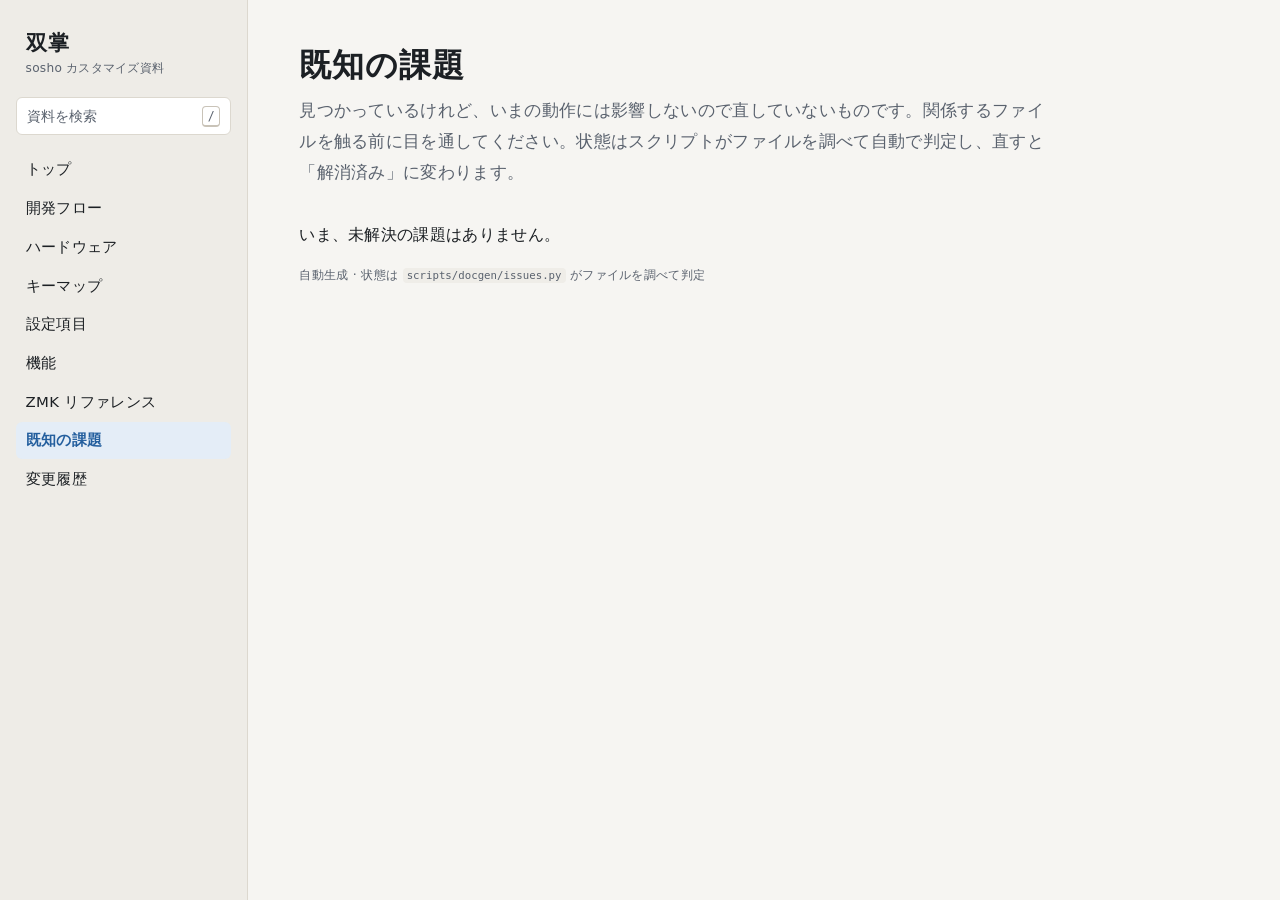
<file: docs/known-issues.html>
<!doctype html>
<html lang="ja">
<head>
<meta charset="utf-8">
<meta name="viewport" content="width=device-width, initial-scale=1">
<title>既知の課題 — 双掌 (sosho) カスタマイズ資料</title>
<meta name="description" content="動作に影響しない不整合と、未解決の課題">
<link rel="stylesheet" href="assets/style.css">
</head>
<body>
<div class="layout">
<!-- gen:nav -->
<nav class="site-nav" aria-label="資料の目次">
<a class="brand" href="index.html">双掌<span>sosho カスタマイズ資料</span></a>
<button class="search-open" type="button" data-search-open>資料を検索<kbd>/</kbd></button>
<ul>
<li><a href="index.html">トップ</a></li>
<li><a href="workflow.html">開発フロー</a></li>
<li><a href="hardware.html">ハードウェア</a></li>
<li><a href="keymap.html">キーマップ</a></li>
<li><a href="settings.html">設定項目</a></li>
<li><a href="features.html">機能</a></li>
<li><a href="zmk-reference.html">ZMK リファレンス</a></li>
<li><a href="known-issues.html" aria-current="page">既知の課題</a></li>
<li><a href="changelog.html">変更履歴</a></li>
</ul>
</nav>
<script src="assets/search-index.js" defer></script>
<script src="assets/search.js" defer></script>
<!-- /gen:nav -->
<main>
<header class="page-head">
<h1>既知の課題</h1>
<p class="lead">見つかっているけれど、いまの動作には影響しないので直していないものです。関係するファイルを触る前に目を通してください。状態はスクリプトがファイルを調べて自動で判定し、直すと「解消済み」に変わります。</p>
</header>

<!-- gen:issue-summary -->
<div class="gen">
<p>いま、未解決の課題はありません。</p>
<p class="gen-note">自動生成 · 状態は <code>scripts/docgen/issues.py</code> がファイルを調べて判定</p>
</div>
<!-- /gen:issue-summary -->


</main>
</div>
</body>
</html>
</file>
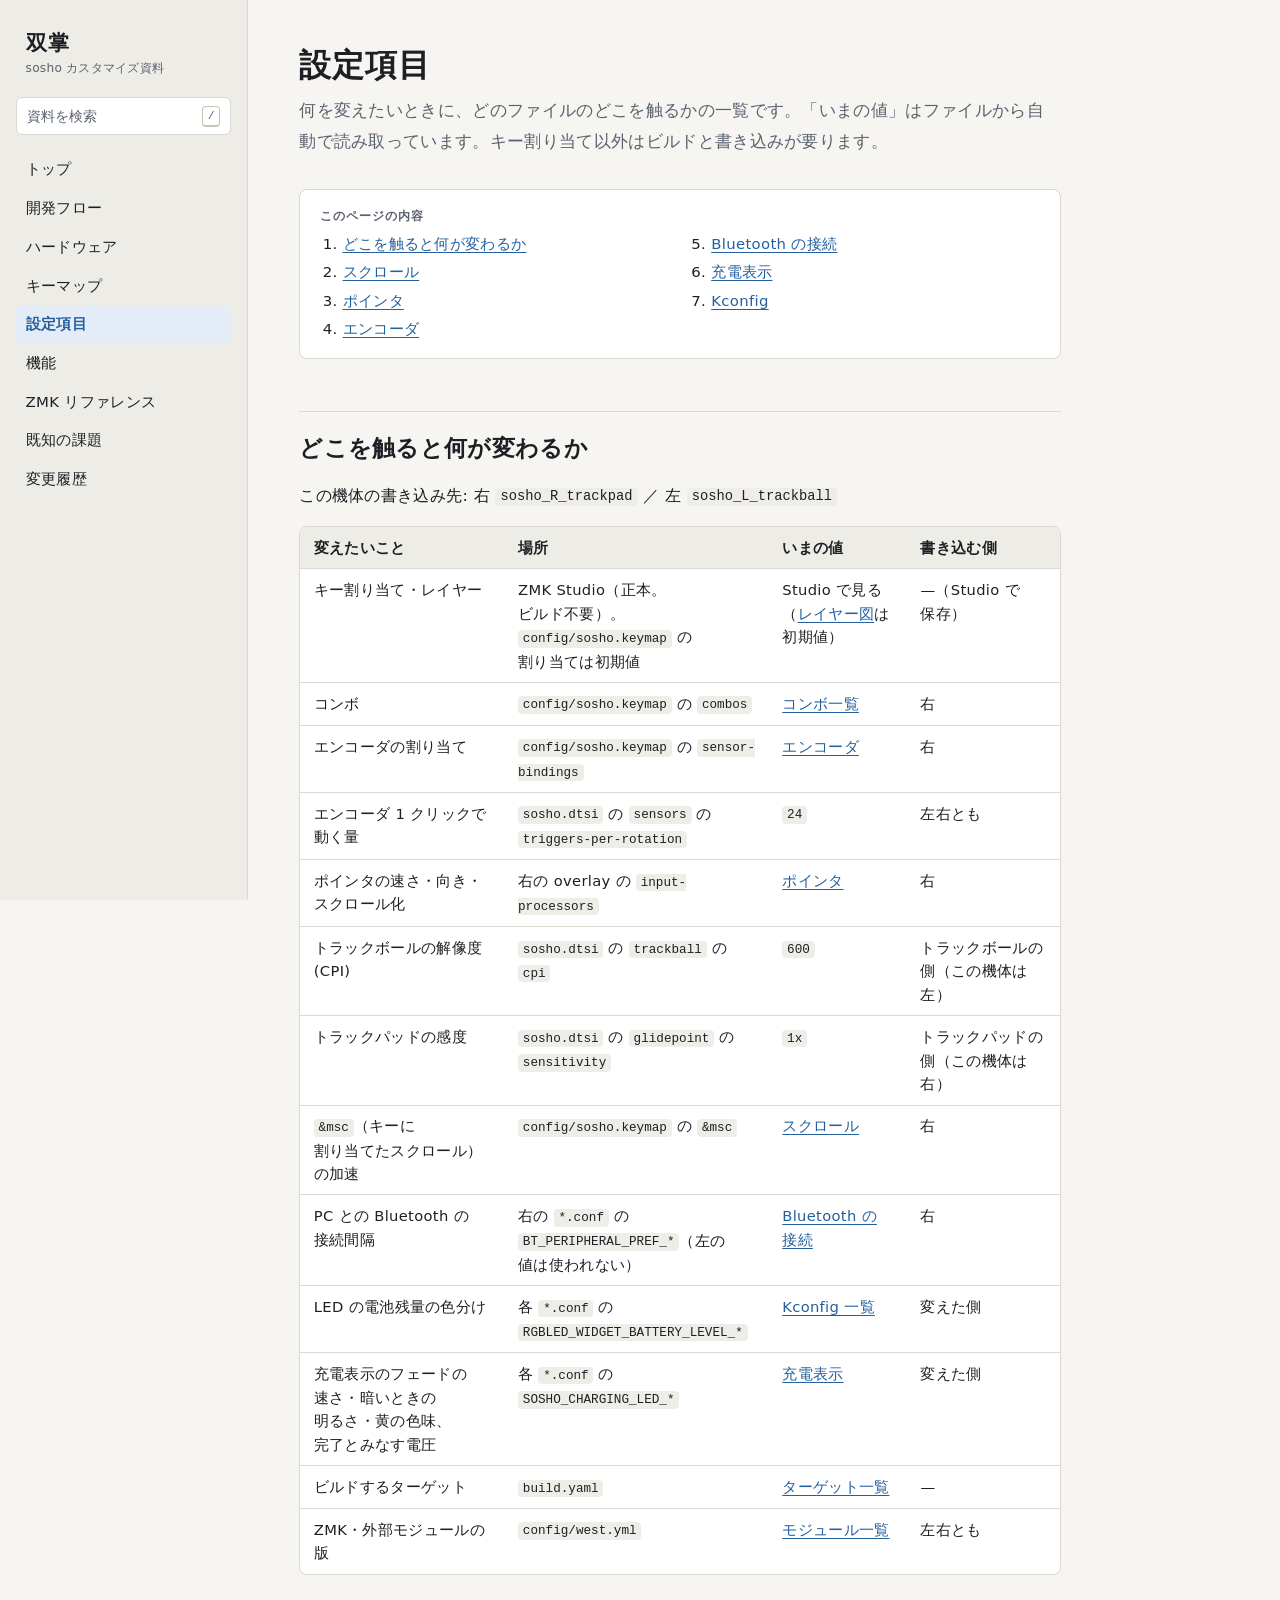
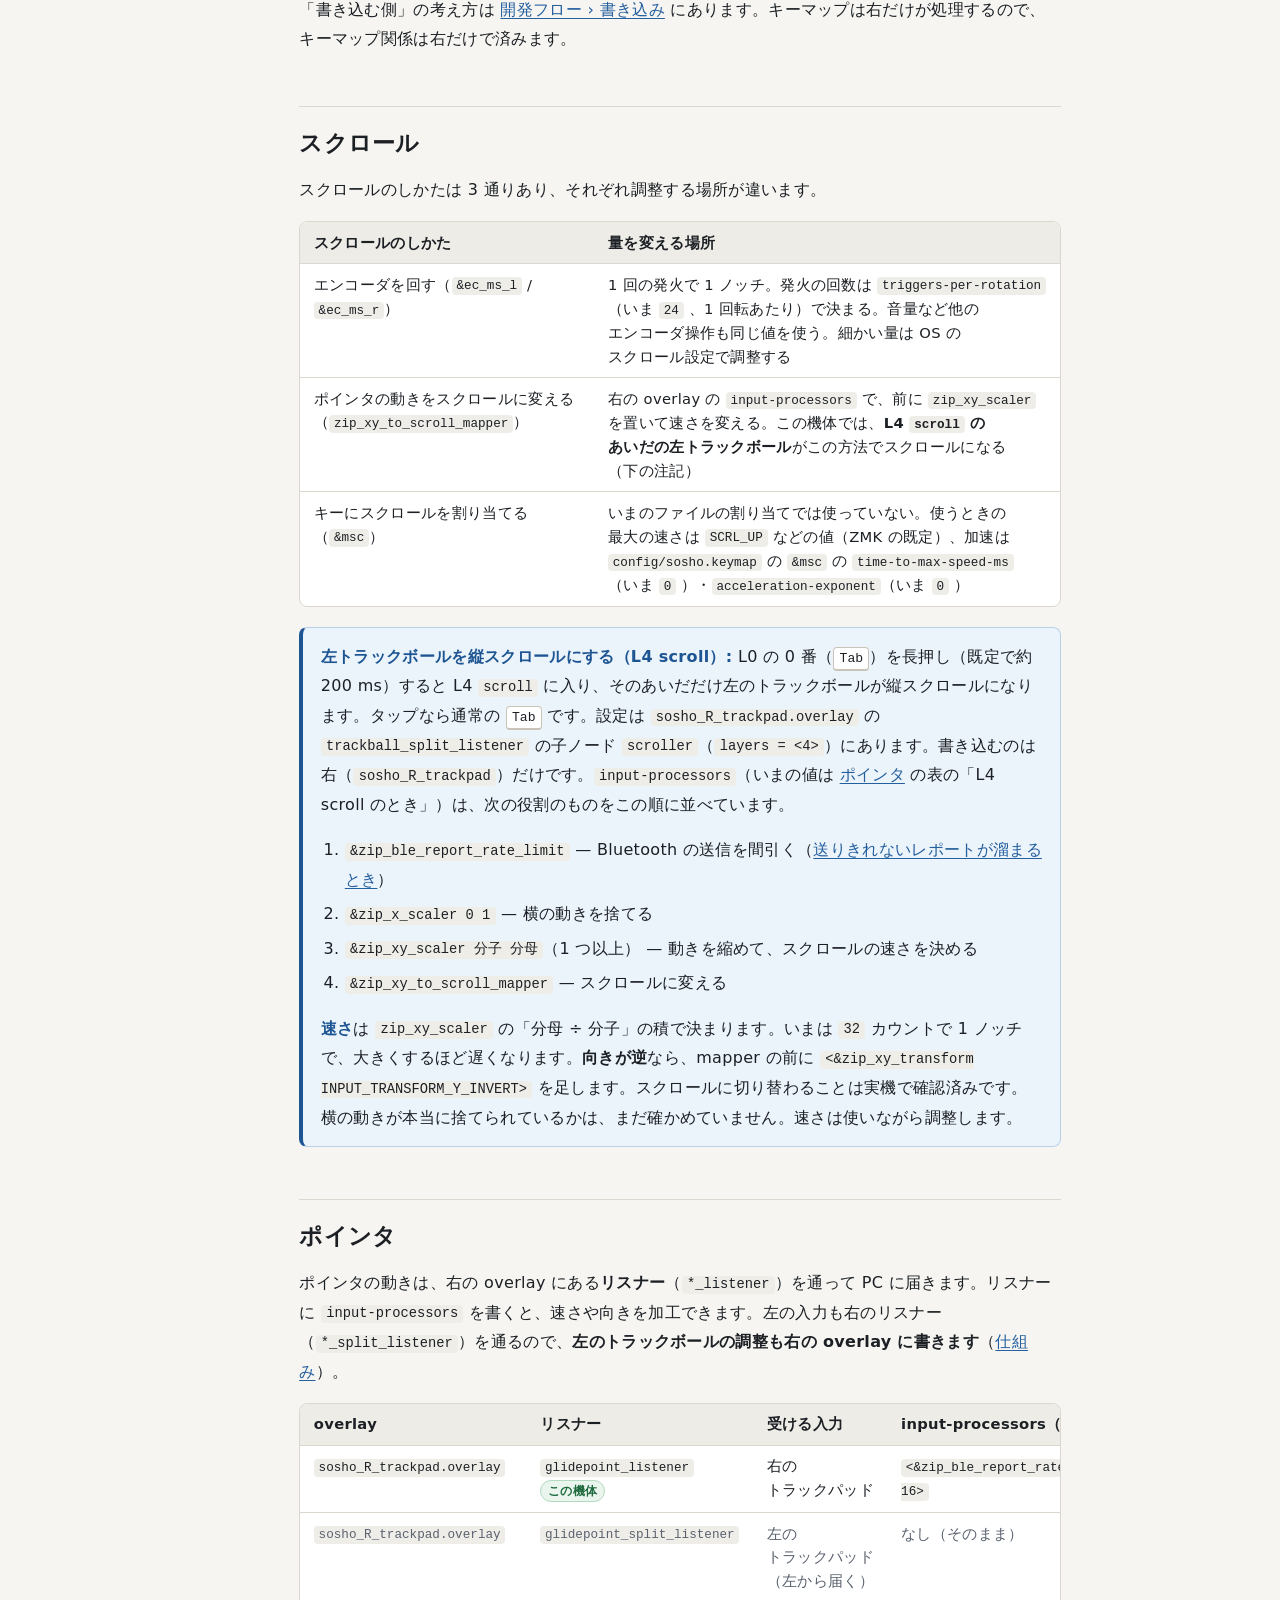
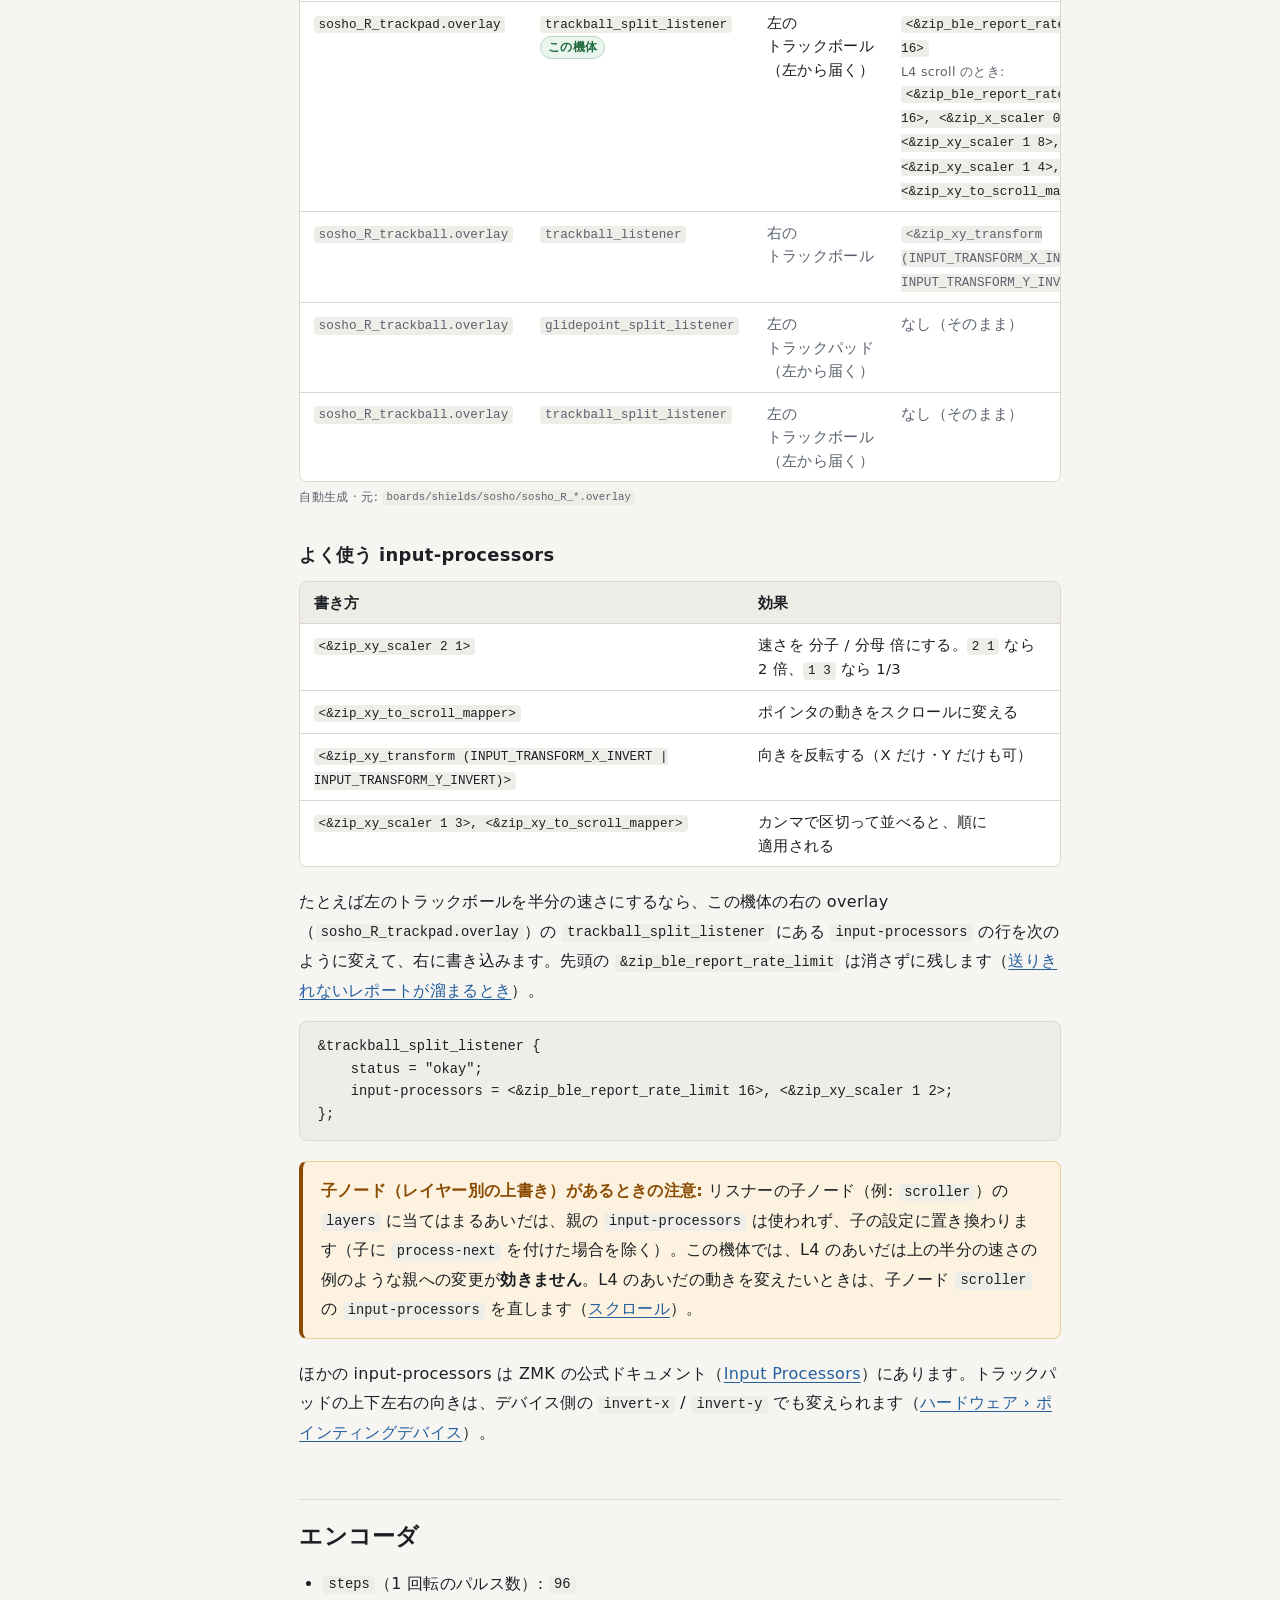
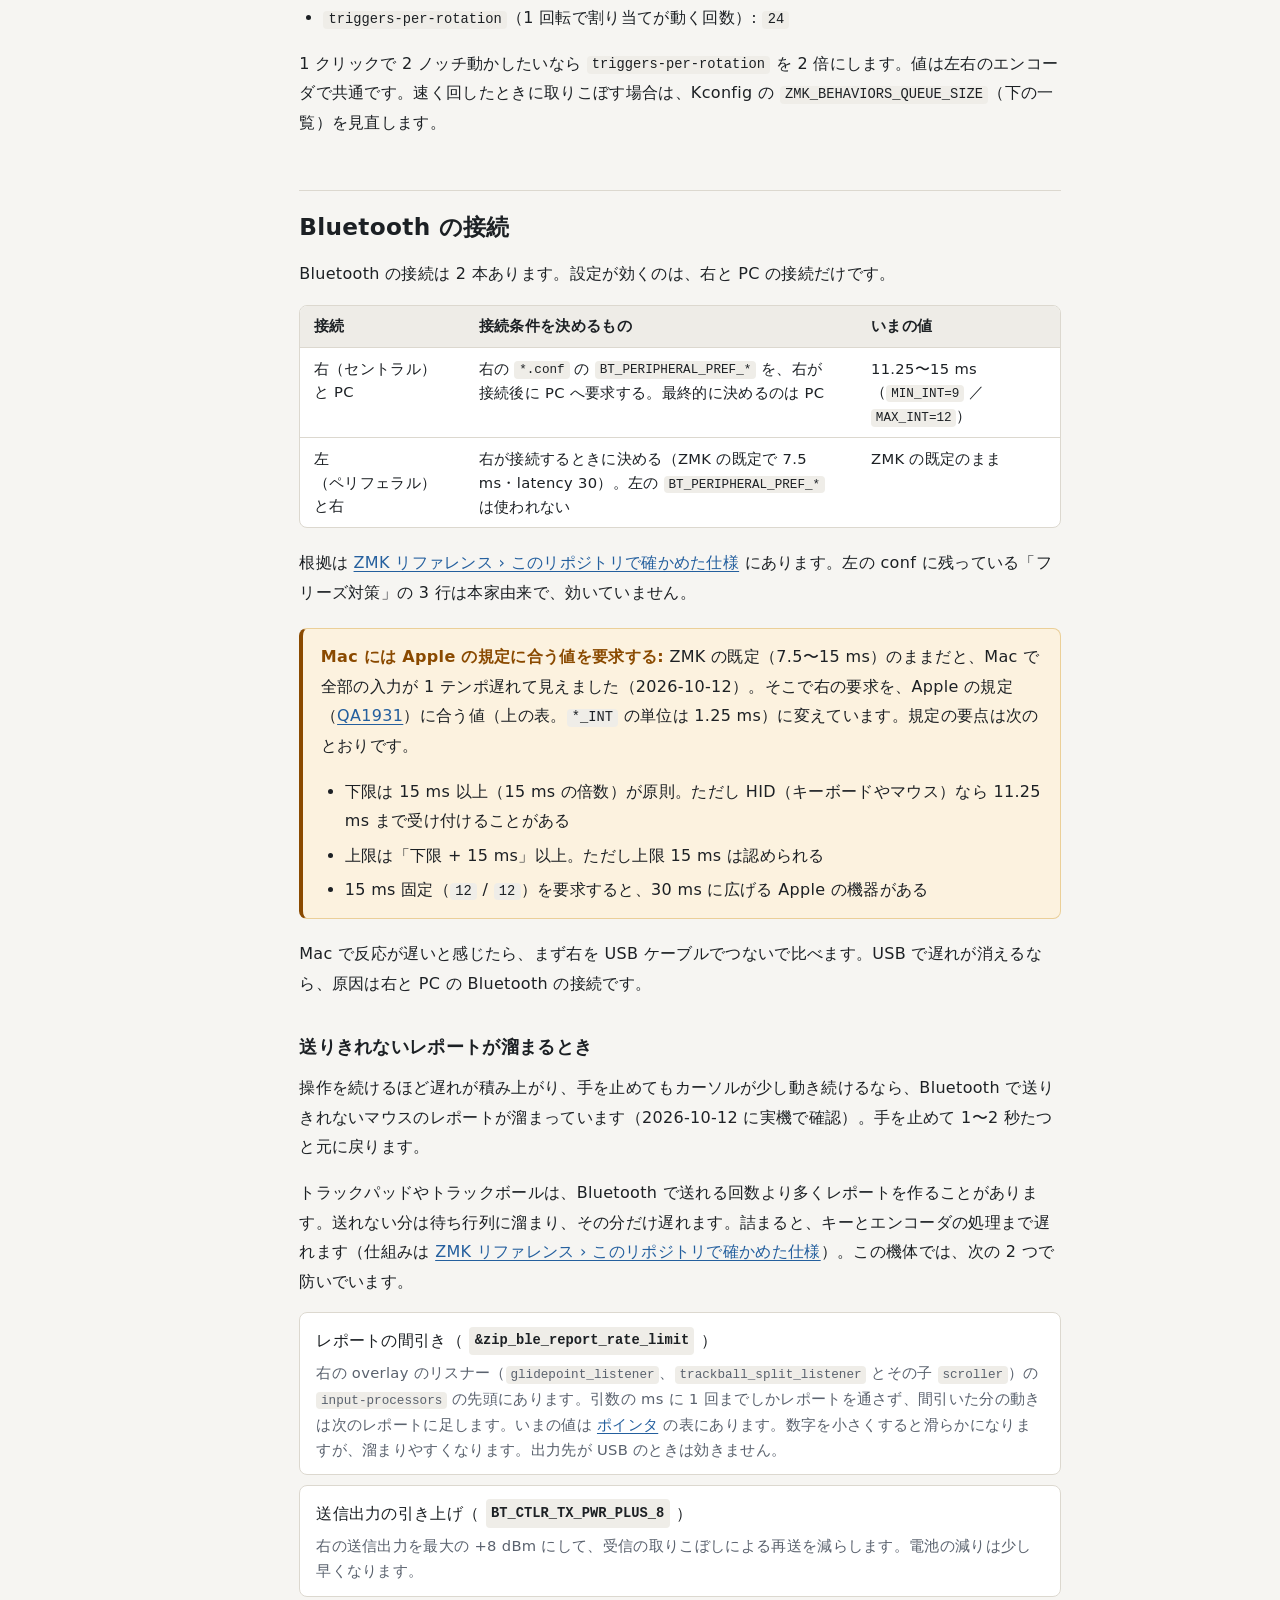
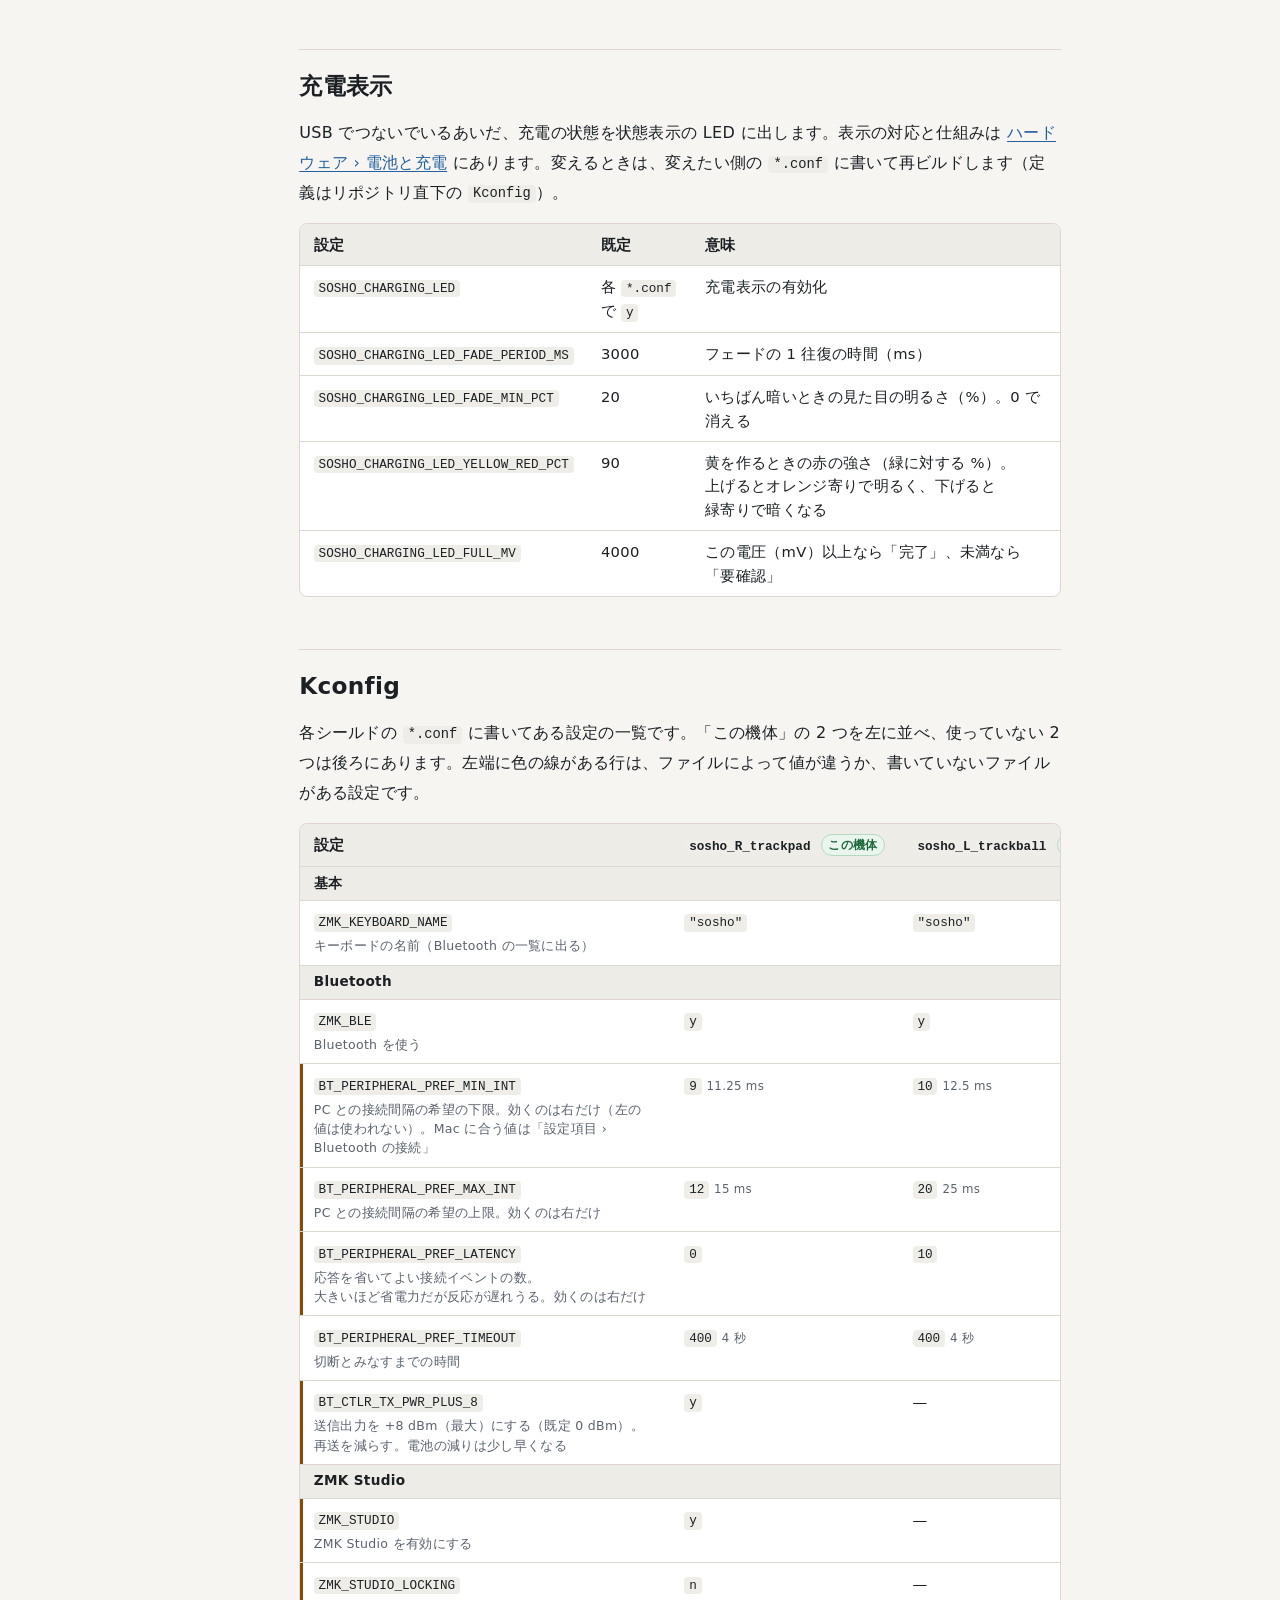
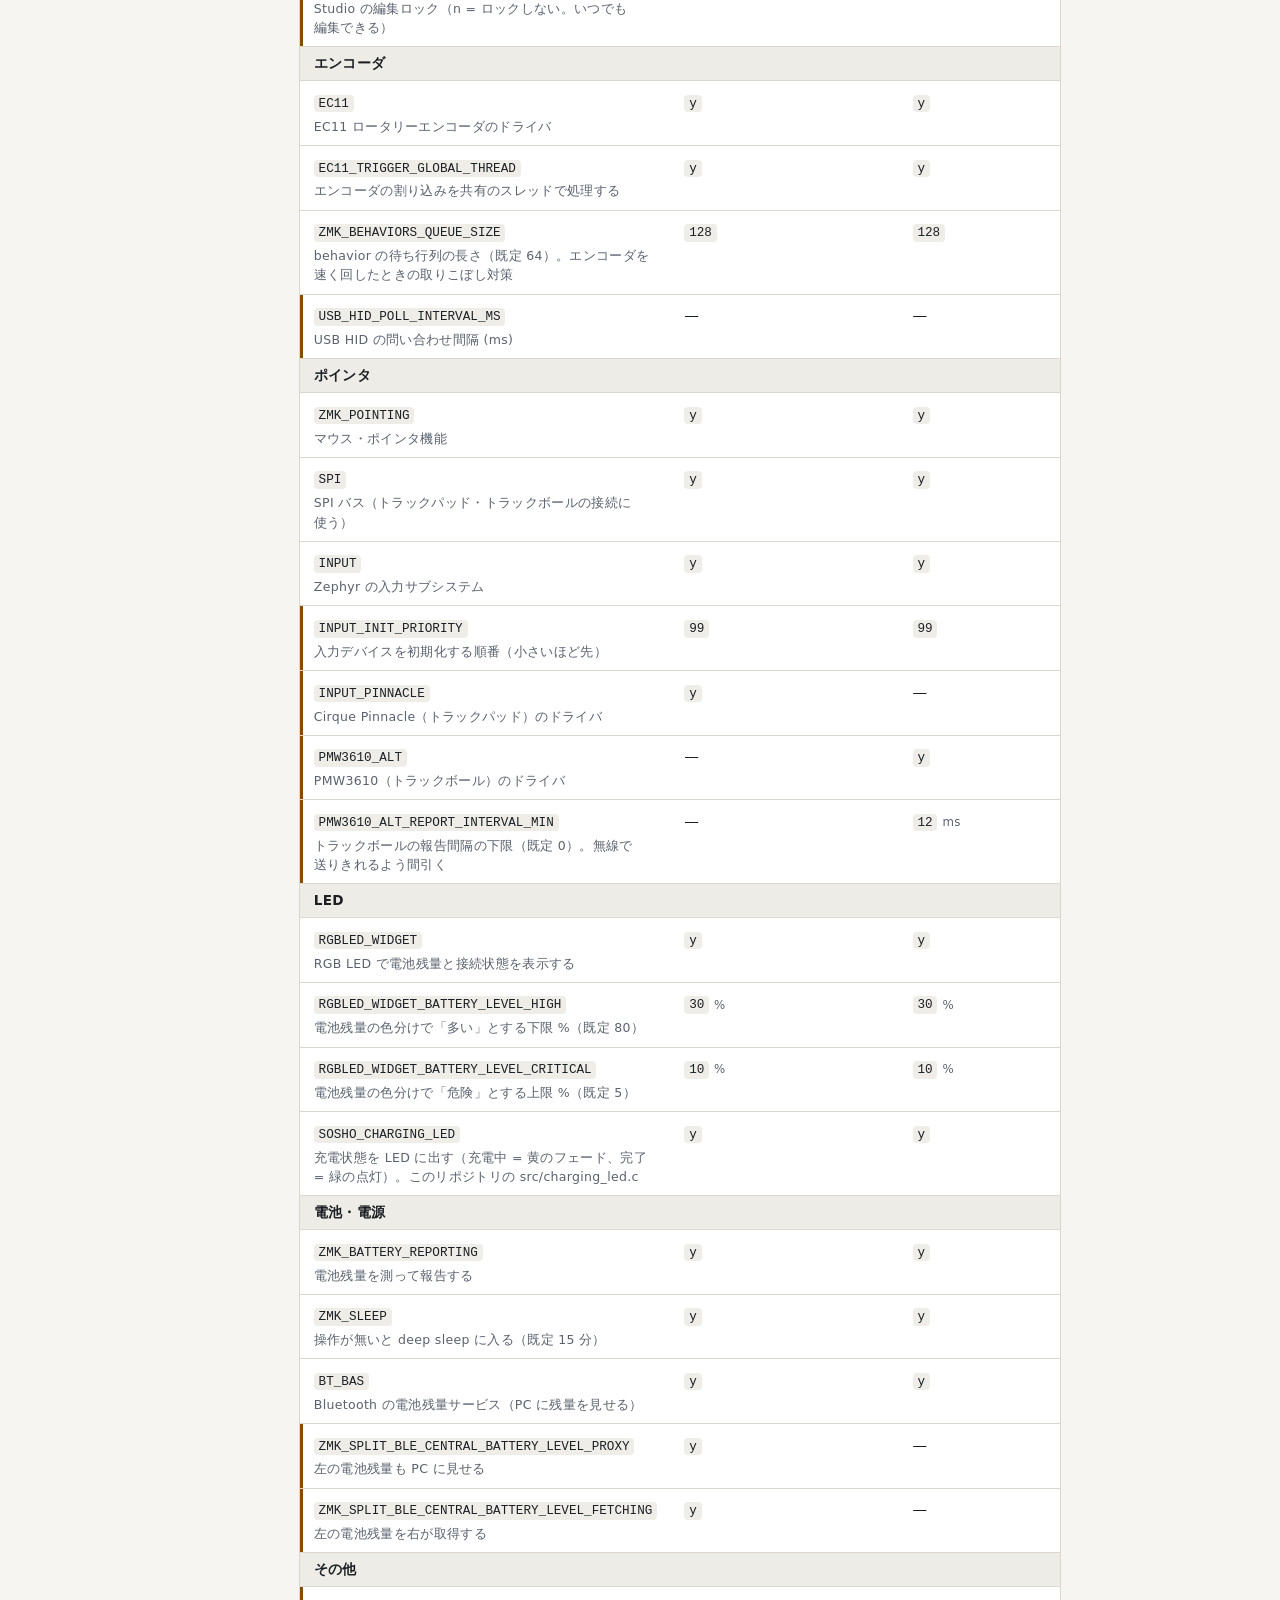
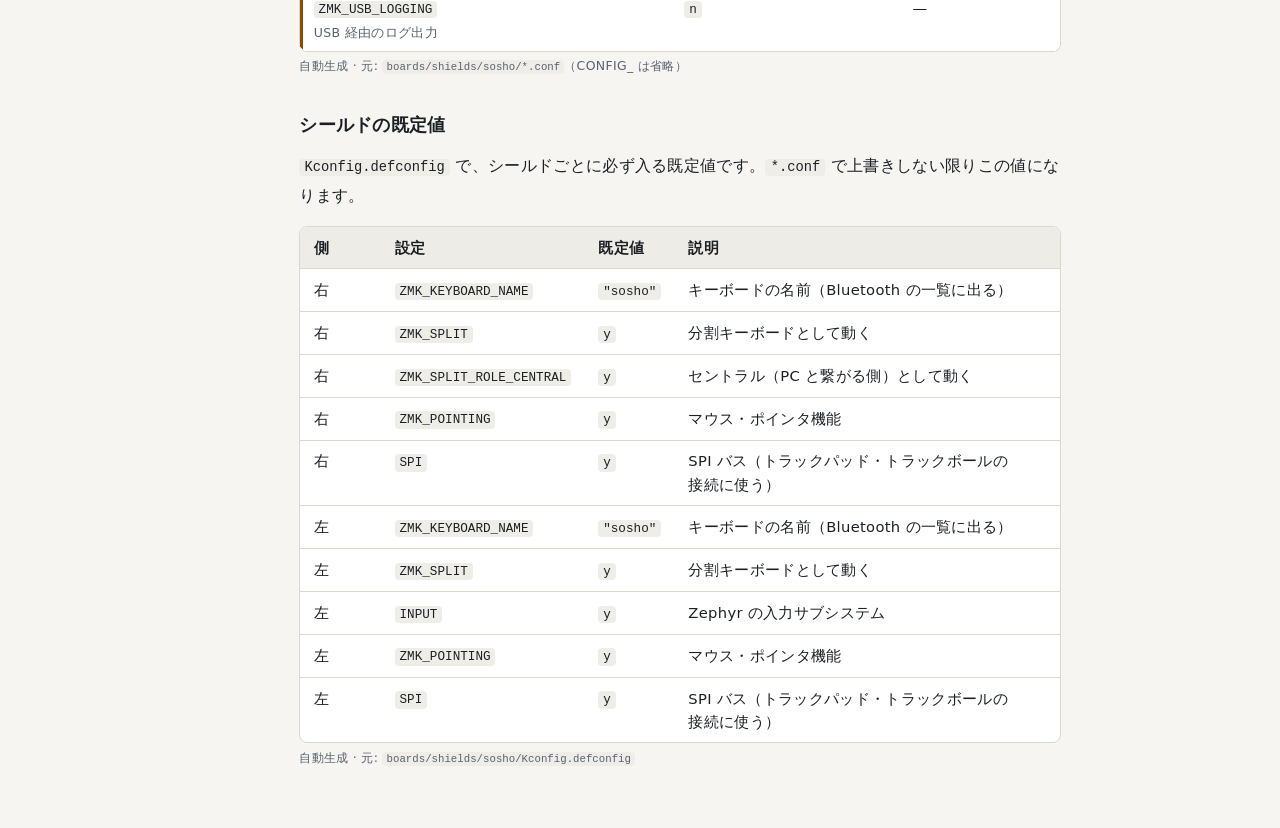
<file: docs/settings.html>
<!doctype html>
<html lang="ja">
<head>
<meta charset="utf-8">
<meta name="viewport" content="width=device-width, initial-scale=1">
<title>設定項目 — 双掌 (sosho) カスタマイズ資料</title>
<meta name="description" content="変えられる項目と現在値、変え方、ビルドの要否">
<link rel="stylesheet" href="assets/style.css">
</head>
<body>
<div class="layout">
<!-- gen:nav -->
<nav class="site-nav" aria-label="資料の目次">
<a class="brand" href="index.html">双掌<span>sosho カスタマイズ資料</span></a>
<button class="search-open" type="button" data-search-open>資料を検索<kbd>/</kbd></button>
<ul>
<li><a href="index.html">トップ</a></li>
<li><a href="workflow.html">開発フロー</a></li>
<li><a href="hardware.html">ハードウェア</a></li>
<li><a href="keymap.html">キーマップ</a></li>
<li><a href="settings.html" aria-current="page">設定項目</a></li>
<li><a href="features.html">機能</a></li>
<li><a href="zmk-reference.html">ZMK リファレンス</a></li>
<li><a href="known-issues.html">既知の課題</a></li>
<li><a href="changelog.html">変更履歴</a></li>
</ul>
</nav>
<script src="assets/search-index.js" defer></script>
<script src="assets/search.js" defer></script>
<!-- /gen:nav -->
<main>
<header class="page-head">
<h1>設定項目</h1>
<p class="lead">何を変えたいときに、どのファイルのどこを触るかの一覧です。「いまの値」はファイルから自動で読み取っています。キー割り当て以外はビルドと書き込みが要ります。</p>
</header>

<!-- gen:toc -->
<nav class="toc" aria-label="このページの目次">
<p>このページの内容</p>
<ol>
<li><a href="#map">どこを触ると何が変わるか</a></li>
<li><a href="#scroll">スクロール</a></li>
<li><a href="#pointer">ポインタ</a></li>
<li><a href="#encoder">エンコーダ</a></li>
<li><a href="#bluetooth">Bluetooth の接続</a></li>
<li><a href="#charging-led">充電表示</a></li>
<li><a href="#kconfig">Kconfig</a></li>
</ol>
</nav>
<!-- /gen:toc -->

<section>
<h2 id="map">どこを触ると何が変わるか</h2>
<p>この機体の書き込み先: <!-- gen:value of=my-targets -->
右 <code>sosho_R_trackpad</code> ／ 左 <code>sosho_L_trackball</code>
<!-- /gen:value --></p>
<div class="table-wrap">
<table>
<thead><tr><th>変えたいこと</th><th>場所</th><th>いまの値</th><th>書き込む側</th></tr></thead>
<tbody>
<tr><td>キー割り当て・レイヤー</td><td>ZMK Studio（正本。ビルド不要）。<code>config/sosho.keymap</code> の割り当ては初期値</td><td>Studio で見る（<a href="keymap.html#layers">レイヤー図</a>は初期値）</td><td>—（Studio で保存）</td></tr>
<tr><td>コンボ</td><td><code>config/sosho.keymap</code> の <code>combos</code></td><td><a href="keymap.html#combos">コンボ一覧</a></td><td>右</td></tr>
<tr><td>エンコーダの割り当て</td><td><code>config/sosho.keymap</code> の <code>sensor-bindings</code></td><td><a href="keymap.html#encoder">エンコーダ</a></td><td>右</td></tr>
<tr><td>エンコーダ 1 クリックで動く量</td><td><code>sosho.dtsi</code> の <code>sensors</code> の <code>triggers-per-rotation</code></td><td><!-- gen:value of=encoder-triggers -->
<code>24</code>
<!-- /gen:value --></td><td>左右とも</td></tr>
<tr><td>ポインタの速さ・向き・スクロール化</td><td>右の overlay の <code>input-processors</code></td><td><a href="#pointer">ポインタ</a></td><td>右</td></tr>
<tr><td>トラックボールの解像度 (CPI)</td><td><code>sosho.dtsi</code> の <code>trackball</code> の <code>cpi</code></td><td><!-- gen:value of=trackball-cpi -->
<code>600</code>
<!-- /gen:value --></td><td>トラックボールの側（この機体は左）</td></tr>
<tr><td>トラックパッドの感度</td><td><code>sosho.dtsi</code> の <code>glidepoint</code> の <code>sensitivity</code></td><td><!-- gen:value of=trackpad-sensitivity -->
<code>1x</code>
<!-- /gen:value --></td><td>トラックパッドの側（この機体は右）</td></tr>
<tr><td><code>&amp;msc</code>（キーに割り当てたスクロール）の加速</td><td><code>config/sosho.keymap</code> の <code>&amp;msc</code></td><td><a href="#scroll">スクロール</a></td><td>右</td></tr>
<tr><td>PC との Bluetooth の接続間隔</td><td>右の <code>*.conf</code> の <code>BT_PERIPHERAL_PREF_*</code>（左の値は使われない）</td><td><a href="#bluetooth">Bluetooth の接続</a></td><td>右</td></tr>
<tr><td>LED の電池残量の色分け</td><td>各 <code>*.conf</code> の <code>RGBLED_WIDGET_BATTERY_LEVEL_*</code></td><td><a href="#kconfig">Kconfig 一覧</a></td><td>変えた側</td></tr>
<tr><td>充電表示のフェードの速さ・暗いときの明るさ・黄の色味、完了とみなす電圧</td><td>各 <code>*.conf</code> の <code>SOSHO_CHARGING_LED_*</code></td><td><a href="#charging-led">充電表示</a></td><td>変えた側</td></tr>
<tr><td>ビルドするターゲット</td><td><code>build.yaml</code></td><td><a href="workflow.html#targets">ターゲット一覧</a></td><td>—</td></tr>
<tr><td>ZMK・外部モジュールの版</td><td><code>config/west.yml</code></td><td><a href="workflow.html#modules">モジュール一覧</a></td><td>左右とも</td></tr>
</tbody>
</table>
</div>
<p>「書き込む側」の考え方は <a href="workflow.html#flash">開発フロー › 書き込み</a> にあります。キーマップは右だけが処理するので、キーマップ関係は右だけで済みます。</p>
</section>

<section>
<h2 id="scroll">スクロール</h2>
<p>スクロールのしかたは 3 通りあり、それぞれ調整する場所が違います。</p>
<div class="table-wrap">
<table>
<thead><tr><th>スクロールのしかた</th><th>量を変える場所</th></tr></thead>
<tbody>
<tr><td>エンコーダを回す（<code>&amp;ec_ms_l</code> / <code>&amp;ec_ms_r</code>）</td><td>1 回の発火で 1 ノッチ。発火の回数は <code>triggers-per-rotation</code>（いま <!-- gen:value of=encoder-triggers -->
<code>24</code>
<!-- /gen:value -->、1 回転あたり）で決まる。音量など他のエンコーダ操作も同じ値を使う。細かい量は OS のスクロール設定で調整する</td></tr>
<tr><td>ポインタの動きをスクロールに変える（<code>zip_xy_to_scroll_mapper</code>）</td><td>右の overlay の <code>input-processors</code> で、前に <code>zip_xy_scaler</code> を置いて速さを変える。この機体では、<strong>L4 <code>scroll</code> のあいだの左トラックボール</strong>がこの方法でスクロールになる（下の注記）</td></tr>
<tr><td>キーにスクロールを割り当てる（<code>&amp;msc</code>）</td><td>いまのファイルの割り当てでは使っていない。使うときの最大の速さは <code>SCRL_UP</code> などの値（ZMK の既定）、加速は <code>config/sosho.keymap</code> の <code>&amp;msc</code> の <code>time-to-max-speed-ms</code>（いま<!-- gen:value of=msc-time-to-max -->
<code>0</code>
<!-- /gen:value -->）・<code>acceleration-exponent</code>（いま <!-- gen:value of=msc-accel -->
<code>0</code>
<!-- /gen:value -->）</td></tr>
</tbody>
</table>
</div>
<aside class="callout note">
<p><strong>左トラックボールを縦スクロールにする（L4 scroll）:</strong> L0 の 0 番（<kbd>Tab</kbd>）を長押し（既定で約 200 ms）すると L4 <code>scroll</code> に入り、そのあいだだけ左のトラックボールが縦スクロールになります。タップなら通常の <kbd>Tab</kbd> です。設定は <code>sosho_R_trackpad.overlay</code> の <code>trackball_split_listener</code> の子ノード <code>scroller</code>（<code>layers = &lt;4&gt;</code>）にあります。書き込むのは右（<code>sosho_R_trackpad</code>）だけです。<code>input-processors</code>（いまの値は <a href="#pointer">ポインタ</a> の表の「L4 scroll のとき」）は、次の役割のものをこの順に並べています。</p>
<ol>
<li><code>&amp;zip_ble_report_rate_limit</code> — Bluetooth の送信を間引く（<a href="#ble-backlog">送りきれないレポートが溜まるとき</a>）</li>
<li><code>&amp;zip_x_scaler 0 1</code> — 横の動きを捨てる</li>
<li><code>&amp;zip_xy_scaler 分子 分母</code>（1 つ以上） — 動きを縮めて、スクロールの速さを決める</li>
<li><code>&amp;zip_xy_to_scroll_mapper</code> — スクロールに変える</li>
</ol>
<p><strong>速さ</strong>は <code>zip_xy_scaler</code> の「分母 ÷ 分子」の積で決まります。いまは <!-- gen:value of=scroll-counts -->
<code>32</code>
<!-- /gen:value --> カウントで 1 ノッチで、大きくするほど遅くなります。<strong>向きが逆</strong>なら、mapper の前に <code>&lt;&amp;zip_xy_transform INPUT_TRANSFORM_Y_INVERT&gt;</code> を足します。スクロールに切り替わることは実機で確認済みです。横の動きが本当に捨てられているかは、まだ確かめていません。速さは使いながら調整します。</p>
</aside>
</section>

<section>
<h2 id="pointer">ポインタ</h2>
<p>ポインタの動きは、右の overlay にある<strong>リスナー</strong>（<code>*_listener</code>）を通って PC に届きます。リスナーに <code>input-processors</code> を書くと、速さや向きを加工できます。左の入力も右のリスナー（<code>*_split_listener</code>）を通るので、<strong>左のトラックボールの調整も右の overlay に書きます</strong>（<a href="hardware.html#split">仕組み</a>）。</p>
<!-- gen:input-listeners -->
<div class="gen">
<div class="table-wrap">
<table>
<thead><tr><th>overlay</th><th>リスナー</th><th>受ける入力</th><th>input-processors（有効）</th><th>コメントアウト中の例</th></tr></thead>
<tbody>
<tr><td><code>sosho_R_trackpad.overlay</code></td><td><code>glidepoint_listener</code> <span class="badge ok">この機体</span></td><td>右のトラックパッド</td><td><code>&lt;&amp;zip_ble_report_rate_limit 16&gt;</code></td><td><code>&lt;&amp;zip_ble_report_rate_limit 16&gt;, &lt;&amp;zip_xy_scaler 2 1&gt;</code></td></tr>
<tr class="dim"><td><code>sosho_R_trackpad.overlay</code></td><td><code>glidepoint_split_listener</code></td><td>左のトラックパッド（左から届く）</td><td>なし（そのまま）</td><td>—</td></tr>
<tr><td><code>sosho_R_trackpad.overlay</code></td><td><code>trackball_split_listener</code> <span class="badge ok">この機体</span></td><td>左のトラックボール（左から届く）</td><td><code>&lt;&amp;zip_ble_report_rate_limit 16&gt;</code><span class="note">L4 scroll のとき:</span><code>&lt;&amp;zip_ble_report_rate_limit 16&gt;, &lt;&amp;zip_x_scaler 0 1&gt;, &lt;&amp;zip_xy_scaler 1 8&gt;, &lt;&amp;zip_xy_scaler 1 4&gt;, &lt;&amp;zip_xy_to_scroll_mapper&gt;</code></td><td><code>&lt;&amp;zip_ble_report_rate_limit 16&gt;, &lt;&amp;zip_xy_scaler 1 3&gt;, &lt;&amp;zip_xy_to_scroll_mapper&gt;</code></td></tr>
<tr class="dim"><td><code>sosho_R_trackball.overlay</code></td><td><code>trackball_listener</code></td><td>右のトラックボール</td><td><code>&lt;&amp;zip_xy_transform (INPUT_TRANSFORM_X_INVERT | INPUT_TRANSFORM_Y_INVERT)&gt;</code></td><td>—</td></tr>
<tr class="dim"><td><code>sosho_R_trackball.overlay</code></td><td><code>glidepoint_split_listener</code></td><td>左のトラックパッド（左から届く）</td><td>なし（そのまま）</td><td><code>&lt;&amp;zip_xy_scaler 2 1&gt;</code></td></tr>
<tr class="dim"><td><code>sosho_R_trackball.overlay</code></td><td><code>trackball_split_listener</code></td><td>左のトラックボール（左から届く）</td><td>なし（そのまま）</td><td><code>&lt;&amp;zip_xy_to_scroll_mapper&gt;</code></td></tr>
</tbody>
</table>
</div>
<p class="gen-note">自動生成 · 元: <code>boards/shields/sosho/sosho_R_*.overlay</code></p>
</div>
<!-- /gen:input-listeners -->

<h3 id="processors">よく使う input-processors</h3>
<div class="table-wrap">
<table>
<thead><tr><th>書き方</th><th>効果</th></tr></thead>
<tbody>
<tr><td><code>&lt;&amp;zip_xy_scaler 2 1&gt;</code></td><td>速さを 分子 / 分母 倍にする。<code>2 1</code> なら 2 倍、<code>1 3</code> なら 1/3</td></tr>
<tr><td><code>&lt;&amp;zip_xy_to_scroll_mapper&gt;</code></td><td>ポインタの動きをスクロールに変える</td></tr>
<tr><td><code>&lt;&amp;zip_xy_transform (INPUT_TRANSFORM_X_INVERT | INPUT_TRANSFORM_Y_INVERT)&gt;</code></td><td>向きを反転する（X だけ・Y だけも可）</td></tr>
<tr><td><code>&lt;&amp;zip_xy_scaler 1 3&gt;, &lt;&amp;zip_xy_to_scroll_mapper&gt;</code></td><td>カンマで区切って並べると、順に適用される</td></tr>
</tbody>
</table>
</div>
<p>たとえば左のトラックボールを半分の速さにするなら、この機体の右の overlay（<code>sosho_R_trackpad.overlay</code>）の <code>trackball_split_listener</code> にある <code>input-processors</code> の行を次のように変えて、右に書き込みます。先頭の <code>&amp;zip_ble_report_rate_limit</code> は消さずに残します（<a href="#ble-backlog">送りきれないレポートが溜まるとき</a>）。</p>
<pre><code>&amp;trackball_split_listener {
    status = "okay";
    input-processors = &lt;&amp;zip_ble_report_rate_limit 16&gt;, &lt;&amp;zip_xy_scaler 1 2&gt;;
};</code></pre>
<aside class="callout warn">
<p><strong>子ノード（レイヤー別の上書き）があるときの注意:</strong> リスナーの子ノード（例: <code>scroller</code>）の <code>layers</code> に当てはまるあいだは、親の <code>input-processors</code> は使われず、子の設定に置き換わります（子に <code>process-next</code> を付けた場合を除く）。この機体では、L4 のあいだは上の半分の速さの例のような親への変更が<strong>効きません</strong>。L4 のあいだの動きを変えたいときは、子ノード <code>scroller</code> の <code>input-processors</code> を直します（<a href="#scroll">スクロール</a>）。</p>
</aside>
<p>ほかの input-processors は ZMK の公式ドキュメント（<a href="https://zmk.dev/docs/keymaps/input-processors">Input Processors</a>）にあります。トラックパッドの上下左右の向きは、デバイス側の <code>invert-x</code> / <code>invert-y</code> でも変えられます（<a href="hardware.html#pointing">ハードウェア › ポインティングデバイス</a>）。</p>
</section>

<section>
<h2 id="encoder">エンコーダ</h2>
<ul>
<li><code>steps</code>（1 回転のパルス数）: <!-- gen:value of=encoder-steps -->
<code>96</code>
<!-- /gen:value --></li>
<li><code>triggers-per-rotation</code>（1 回転で割り当てが動く回数）: <!-- gen:value of=encoder-triggers -->
<code>24</code>
<!-- /gen:value --></li>
</ul>
<p>1 クリックで 2 ノッチ動かしたいなら <code>triggers-per-rotation</code> を 2 倍にします。値は左右のエンコーダで共通です。速く回したときに取りこぼす場合は、Kconfig の <code>ZMK_BEHAVIORS_QUEUE_SIZE</code>（下の一覧）を見直します。</p>
</section>

<section>
<h2 id="bluetooth">Bluetooth の接続</h2>
<p>Bluetooth の接続は 2 本あります。設定が効くのは、右と PC の接続だけです。</p>
<div class="table-wrap">
<table>
<thead><tr><th>接続</th><th>接続条件を決めるもの</th><th>いまの値</th></tr></thead>
<tbody>
<tr><td>右（セントラル）と PC</td><td>右の <code>*.conf</code> の <code>BT_PERIPHERAL_PREF_*</code> を、右が接続後に PC へ要求する。最終的に決めるのは PC</td><td><!-- gen:value of=host-interval -->
11.25〜15 ms（<code>MIN_INT=9</code> ／ <code>MAX_INT=12</code>）
<!-- /gen:value --></td></tr>
<tr><td>左（ペリフェラル）と右</td><td>右が接続するときに決める（ZMK の既定で 7.5 ms・latency 30）。左の <code>BT_PERIPHERAL_PREF_*</code> は使われない</td><td>ZMK の既定のまま</td></tr>
</tbody>
</table>
</div>
<p>根拠は <a href="zmk-reference.html#facts">ZMK リファレンス › このリポジトリで確かめた仕様</a> にあります。左の conf に残っている「フリーズ対策」の 3 行は本家由来で、効いていません。</p>
<aside class="callout warn"><p><strong>Mac には Apple の規定に合う値を要求する:</strong> ZMK の既定（7.5〜15 ms）のままだと、Mac で全部の入力が 1 テンポ遅れて見えました（2026-10-12）。そこで右の要求を、Apple の規定（<a href="https://developer.apple.com/library/archive/qa/qa1931/_index.html">QA1931</a>）に合う値（上の表。<code>*_INT</code> の単位は 1.25 ms）に変えています。規定の要点は次のとおりです。</p>
<ul>
<li>下限は 15 ms 以上（15 ms の倍数）が原則。ただし HID（キーボードやマウス）なら 11.25 ms まで受け付けることがある</li>
<li>上限は「下限 + 15 ms」以上。ただし上限 15 ms は認められる</li>
<li>15 ms 固定（<code>12</code> / <code>12</code>）を要求すると、30 ms に広げる Apple の機器がある</li>
</ul></aside>
<p>Mac で反応が遅いと感じたら、まず右を USB ケーブルでつないで比べます。USB で遅れが消えるなら、原因は右と PC の Bluetooth の接続です。</p>
<h3 id="ble-backlog">送りきれないレポートが溜まるとき</h3>
<p>操作を続けるほど遅れが積み上がり、手を止めてもカーソルが少し動き続けるなら、Bluetooth で送りきれないマウスのレポートが溜まっています（2026-10-12 に実機で確認）。手を止めて 1〜2 秒たつと元に戻ります。</p>
<p>トラックパッドやトラックボールは、Bluetooth で送れる回数より多くレポートを作ることがあります。送れない分は待ち行列に溜まり、その分だけ遅れます。詰まると、キーとエンコーダの処理まで遅れます（仕組みは <a href="zmk-reference.html#facts">ZMK リファレンス › このリポジトリで確かめた仕様</a>）。この機体では、次の 2 つで防いでいます。</p>
<ul class="item-list">
<li><p class="item-head">レポートの間引き（<code>&amp;zip_ble_report_rate_limit</code>）</p><p>右の overlay のリスナー（<code>glidepoint_listener</code>、<code>trackball_split_listener</code> とその子 <code>scroller</code>）の <code>input-processors</code> の先頭にあります。引数の ms に 1 回までしかレポートを通さず、間引いた分の動きは次のレポートに足します。いまの値は <a href="#pointer">ポインタ</a> の表にあります。数字を小さくすると滑らかになりますが、溜まりやすくなります。出力先が USB のときは効きません。</p></li>
<li><p class="item-head">送信出力の引き上げ（<code>BT_CTLR_TX_PWR_PLUS_8</code>）</p><p>右の送信出力を最大の +8 dBm にして、受信の取りこぼしによる再送を減らします。電池の減りは少し早くなります。</p></li>
</ul>
</section>

<section>
<h2 id="charging-led">充電表示</h2>
<p>USB でつないでいるあいだ、充電の状態を状態表示の LED に出します。表示の対応と仕組みは <a href="hardware.html#charging">ハードウェア › 電池と充電</a> にあります。変えるときは、変えたい側の <code>*.conf</code> に書いて再ビルドします（定義はリポジトリ直下の <code>Kconfig</code>）。</p>
<div class="table-wrap">
<table>
<thead><tr><th>設定</th><th>既定</th><th>意味</th></tr></thead>
<tbody>
<tr><td><code>SOSHO_CHARGING_LED</code></td><td>各 <code>*.conf</code> で <code>y</code></td><td>充電表示の有効化</td></tr>
<tr><td><code>SOSHO_CHARGING_LED_FADE_PERIOD_MS</code></td><td>3000</td><td>フェードの 1 往復の時間（ms）</td></tr>
<tr><td><code>SOSHO_CHARGING_LED_FADE_MIN_PCT</code></td><td>20</td><td>いちばん暗いときの見た目の明るさ（%）。0 で消える</td></tr>
<tr><td><code>SOSHO_CHARGING_LED_YELLOW_RED_PCT</code></td><td>90</td><td>黄を作るときの赤の強さ（緑に対する %）。上げるとオレンジ寄りで明るく、下げると緑寄りで暗くなる</td></tr>
<tr><td><code>SOSHO_CHARGING_LED_FULL_MV</code></td><td>4000</td><td>この電圧（mV）以上なら「完了」、未満なら「要確認」</td></tr>
</tbody>
</table>
</div>
</section>

<section>
<h2 id="kconfig">Kconfig</h2>
<p>各シールドの <code>*.conf</code> に書いてある設定の一覧です。「この機体」の 2 つを左に並べ、使っていない 2 つは後ろにあります。左端に色の線がある行は、ファイルによって値が違うか、書いていないファイルがある設定です。</p>
<!-- gen:kconfig-matrix -->
<div class="gen">
<div class="table-wrap">
<table>
<thead><tr><th>設定</th><th><code>sosho_R_trackpad</code> <span class="badge ok">この機体</span></th><th><code>sosho_L_trackball</code> <span class="badge ok">この機体</span></th><th><code>sosho_R_trackball</code></th><th><code>sosho_L_trackpad</code></th></tr></thead>
<tbody>
<tr class="group"><td colspan="5"><strong>基本</strong></td></tr>
<tr><td><code>ZMK_KEYBOARD_NAME</code><span class="note">キーボードの名前（Bluetooth の一覧に出る）</span></td><td><code>&quot;sosho&quot;</code></td><td><code>&quot;sosho&quot;</code></td><td><code>&quot;sosho&quot;</code></td><td><code>&quot;sosho&quot;</code></td></tr>
<tr class="group"><td colspan="5"><strong>Bluetooth</strong></td></tr>
<tr><td><code>ZMK_BLE</code><span class="note">Bluetooth を使う</span></td><td><code>y</code></td><td><code>y</code></td><td><code>y</code></td><td><code>y</code></td></tr>
<tr class="diff"><td><code>BT_PERIPHERAL_PREF_MIN_INT</code><span class="note">PC との接続間隔の希望の下限。効くのは右だけ（左の値は使われない）。Mac に合う値は「設定項目 › Bluetooth の接続」</span></td><td><code>9</code> <small>11.25 ms</small></td><td><code>10</code> <small>12.5 ms</small></td><td>—</td><td><code>10</code> <small>12.5 ms</small></td></tr>
<tr class="diff"><td><code>BT_PERIPHERAL_PREF_MAX_INT</code><span class="note">PC との接続間隔の希望の上限。効くのは右だけ</span></td><td><code>12</code> <small>15 ms</small></td><td><code>20</code> <small>25 ms</small></td><td>—</td><td><code>20</code> <small>25 ms</small></td></tr>
<tr class="diff"><td><code>BT_PERIPHERAL_PREF_LATENCY</code><span class="note">応答を省いてよい接続イベントの数。大きいほど省電力だが反応が遅れうる。効くのは右だけ</span></td><td><code>0</code></td><td><code>10</code></td><td><code>0</code></td><td><code>10</code></td></tr>
<tr><td><code>BT_PERIPHERAL_PREF_TIMEOUT</code><span class="note">切断とみなすまでの時間</span></td><td><code>400</code> <small>4 秒</small></td><td><code>400</code> <small>4 秒</small></td><td><code>400</code> <small>4 秒</small></td><td><code>400</code> <small>4 秒</small></td></tr>
<tr class="diff"><td><code>BT_CTLR_TX_PWR_PLUS_8</code><span class="note">送信出力を +8 dBm（最大）にする（既定 0 dBm）。再送を減らす。電池の減りは少し早くなる</span></td><td><code>y</code></td><td>—</td><td>—</td><td>—</td></tr>
<tr class="group"><td colspan="5"><strong>ZMK Studio</strong></td></tr>
<tr class="diff"><td><code>ZMK_STUDIO</code><span class="note">ZMK Studio を有効にする</span></td><td><code>y</code></td><td>—</td><td><code>y</code></td><td>—</td></tr>
<tr class="diff"><td><code>ZMK_STUDIO_LOCKING</code><span class="note">Studio の編集ロック（n = ロックしない。いつでも編集できる）</span></td><td><code>n</code></td><td>—</td><td><code>n</code></td><td>—</td></tr>
<tr class="group"><td colspan="5"><strong>エンコーダ</strong></td></tr>
<tr><td><code>EC11</code><span class="note">EC11 ロータリーエンコーダのドライバ</span></td><td><code>y</code></td><td><code>y</code></td><td><code>y</code></td><td><code>y</code></td></tr>
<tr><td><code>EC11_TRIGGER_GLOBAL_THREAD</code><span class="note">エンコーダの割り込みを共有のスレッドで処理する</span></td><td><code>y</code></td><td><code>y</code></td><td><code>y</code></td><td><code>y</code></td></tr>
<tr><td><code>ZMK_BEHAVIORS_QUEUE_SIZE</code><span class="note">behavior の待ち行列の長さ（既定 64）。エンコーダを速く回したときの取りこぼし対策</span></td><td><code>128</code></td><td><code>128</code></td><td><code>128</code></td><td><code>128</code></td></tr>
<tr class="diff"><td><code>USB_HID_POLL_INTERVAL_MS</code><span class="note">USB HID の問い合わせ間隔 (ms)</span></td><td>—</td><td>—</td><td>—</td><td><code>1</code> <small>ms</small></td></tr>
<tr class="group"><td colspan="5"><strong>ポインタ</strong></td></tr>
<tr><td><code>ZMK_POINTING</code><span class="note">マウス・ポインタ機能</span></td><td><code>y</code></td><td><code>y</code></td><td><code>y</code></td><td><code>y</code></td></tr>
<tr><td><code>SPI</code><span class="note">SPI バス（トラックパッド・トラックボールの接続に使う）</span></td><td><code>y</code></td><td><code>y</code></td><td><code>y</code></td><td><code>y</code></td></tr>
<tr><td><code>INPUT</code><span class="note">Zephyr の入力サブシステム</span></td><td><code>y</code></td><td><code>y</code></td><td><code>y</code></td><td><code>y</code></td></tr>
<tr class="diff"><td><code>INPUT_INIT_PRIORITY</code><span class="note">入力デバイスを初期化する順番（小さいほど先）</span></td><td><code>99</code></td><td><code>99</code></td><td><code>99</code></td><td><code>50</code></td></tr>
<tr class="diff"><td><code>INPUT_PINNACLE</code><span class="note">Cirque Pinnacle（トラックパッド）のドライバ</span></td><td><code>y</code></td><td>—</td><td>—</td><td><code>y</code></td></tr>
<tr class="diff"><td><code>PMW3610_ALT</code><span class="note">PMW3610（トラックボール）のドライバ</span></td><td>—</td><td><code>y</code></td><td><code>y</code></td><td>—</td></tr>
<tr class="diff"><td><code>PMW3610_ALT_REPORT_INTERVAL_MIN</code><span class="note">トラックボールの報告間隔の下限（既定 0）。無線で送りきれるよう間引く</span></td><td>—</td><td><code>12</code> <small>ms</small></td><td><code>12</code> <small>ms</small></td><td>—</td></tr>
<tr class="group"><td colspan="5"><strong>LED</strong></td></tr>
<tr><td><code>RGBLED_WIDGET</code><span class="note">RGB LED で電池残量と接続状態を表示する</span></td><td><code>y</code></td><td><code>y</code></td><td><code>y</code></td><td><code>y</code></td></tr>
<tr><td><code>RGBLED_WIDGET_BATTERY_LEVEL_HIGH</code><span class="note">電池残量の色分けで「多い」とする下限 %（既定 80）</span></td><td><code>30</code> <small>%</small></td><td><code>30</code> <small>%</small></td><td><code>30</code> <small>%</small></td><td><code>30</code> <small>%</small></td></tr>
<tr><td><code>RGBLED_WIDGET_BATTERY_LEVEL_CRITICAL</code><span class="note">電池残量の色分けで「危険」とする上限 %（既定 5）</span></td><td><code>10</code> <small>%</small></td><td><code>10</code> <small>%</small></td><td><code>10</code> <small>%</small></td><td><code>10</code> <small>%</small></td></tr>
<tr><td><code>SOSHO_CHARGING_LED</code><span class="note">充電状態を LED に出す（充電中 = 黄のフェード、完了 = 緑の点灯）。このリポジトリの src/charging_led.c</span></td><td><code>y</code></td><td><code>y</code></td><td><code>y</code></td><td><code>y</code></td></tr>
<tr class="group"><td colspan="5"><strong>電池・電源</strong></td></tr>
<tr><td><code>ZMK_BATTERY_REPORTING</code><span class="note">電池残量を測って報告する</span></td><td><code>y</code></td><td><code>y</code></td><td><code>y</code></td><td><code>y</code></td></tr>
<tr><td><code>ZMK_SLEEP</code><span class="note">操作が無いと deep sleep に入る（既定 15 分）</span></td><td><code>y</code></td><td><code>y</code></td><td><code>y</code></td><td><code>y</code></td></tr>
<tr><td><code>BT_BAS</code><span class="note">Bluetooth の電池残量サービス（PC に残量を見せる）</span></td><td><code>y</code></td><td><code>y</code></td><td><code>y</code></td><td><code>y</code></td></tr>
<tr class="diff"><td><code>ZMK_SPLIT_BLE_CENTRAL_BATTERY_LEVEL_PROXY</code><span class="note">左の電池残量も PC に見せる</span></td><td><code>y</code></td><td>—</td><td><code>y</code></td><td>—</td></tr>
<tr class="diff"><td><code>ZMK_SPLIT_BLE_CENTRAL_BATTERY_LEVEL_FETCHING</code><span class="note">左の電池残量を右が取得する</span></td><td><code>y</code></td><td>—</td><td><code>y</code></td><td>—</td></tr>
<tr class="group"><td colspan="5"><strong>その他</strong></td></tr>
<tr class="diff"><td><code>ZMK_USB_LOGGING</code><span class="note">USB 経由のログ出力</span></td><td><code>n</code></td><td>—</td><td><code>n</code></td><td>—</td></tr>
</tbody>
</table>
</div>
<p class="gen-note">自動生成 · 元: <code>boards/shields/sosho/*.conf</code>（CONFIG_ は省略）</p>
</div>
<!-- /gen:kconfig-matrix -->

<h3 id="defconfig">シールドの既定値</h3>
<p><code>Kconfig.defconfig</code> で、シールドごとに必ず入る既定値です。<code>*.conf</code> で上書きしない限りこの値になります。</p>
<!-- gen:kconfig-defaults -->
<div class="gen">
<div class="table-wrap">
<table>
<thead><tr><th>側</th><th>設定</th><th>既定値</th><th>説明</th></tr></thead>
<tbody>
<tr><td>右</td><td><code>ZMK_KEYBOARD_NAME</code></td><td><code>&quot;sosho&quot;</code></td><td>キーボードの名前（Bluetooth の一覧に出る）</td></tr>
<tr><td>右</td><td><code>ZMK_SPLIT</code></td><td><code>y</code></td><td>分割キーボードとして動く</td></tr>
<tr><td>右</td><td><code>ZMK_SPLIT_ROLE_CENTRAL</code></td><td><code>y</code></td><td>セントラル（PC と繋がる側）として動く</td></tr>
<tr><td>右</td><td><code>ZMK_POINTING</code></td><td><code>y</code></td><td>マウス・ポインタ機能</td></tr>
<tr><td>右</td><td><code>SPI</code></td><td><code>y</code></td><td>SPI バス（トラックパッド・トラックボールの接続に使う）</td></tr>
<tr><td>左</td><td><code>ZMK_KEYBOARD_NAME</code></td><td><code>&quot;sosho&quot;</code></td><td>キーボードの名前（Bluetooth の一覧に出る）</td></tr>
<tr><td>左</td><td><code>ZMK_SPLIT</code></td><td><code>y</code></td><td>分割キーボードとして動く</td></tr>
<tr><td>左</td><td><code>INPUT</code></td><td><code>y</code></td><td>Zephyr の入力サブシステム</td></tr>
<tr><td>左</td><td><code>ZMK_POINTING</code></td><td><code>y</code></td><td>マウス・ポインタ機能</td></tr>
<tr><td>左</td><td><code>SPI</code></td><td><code>y</code></td><td>SPI バス（トラックパッド・トラックボールの接続に使う）</td></tr>
</tbody>
</table>
</div>
<p class="gen-note">自動生成 · 元: <code>boards/shields/sosho/Kconfig.defconfig</code></p>
</div>
<!-- /gen:kconfig-defaults -->
</section>
</main>
</div>
</body>
</html>
</file>
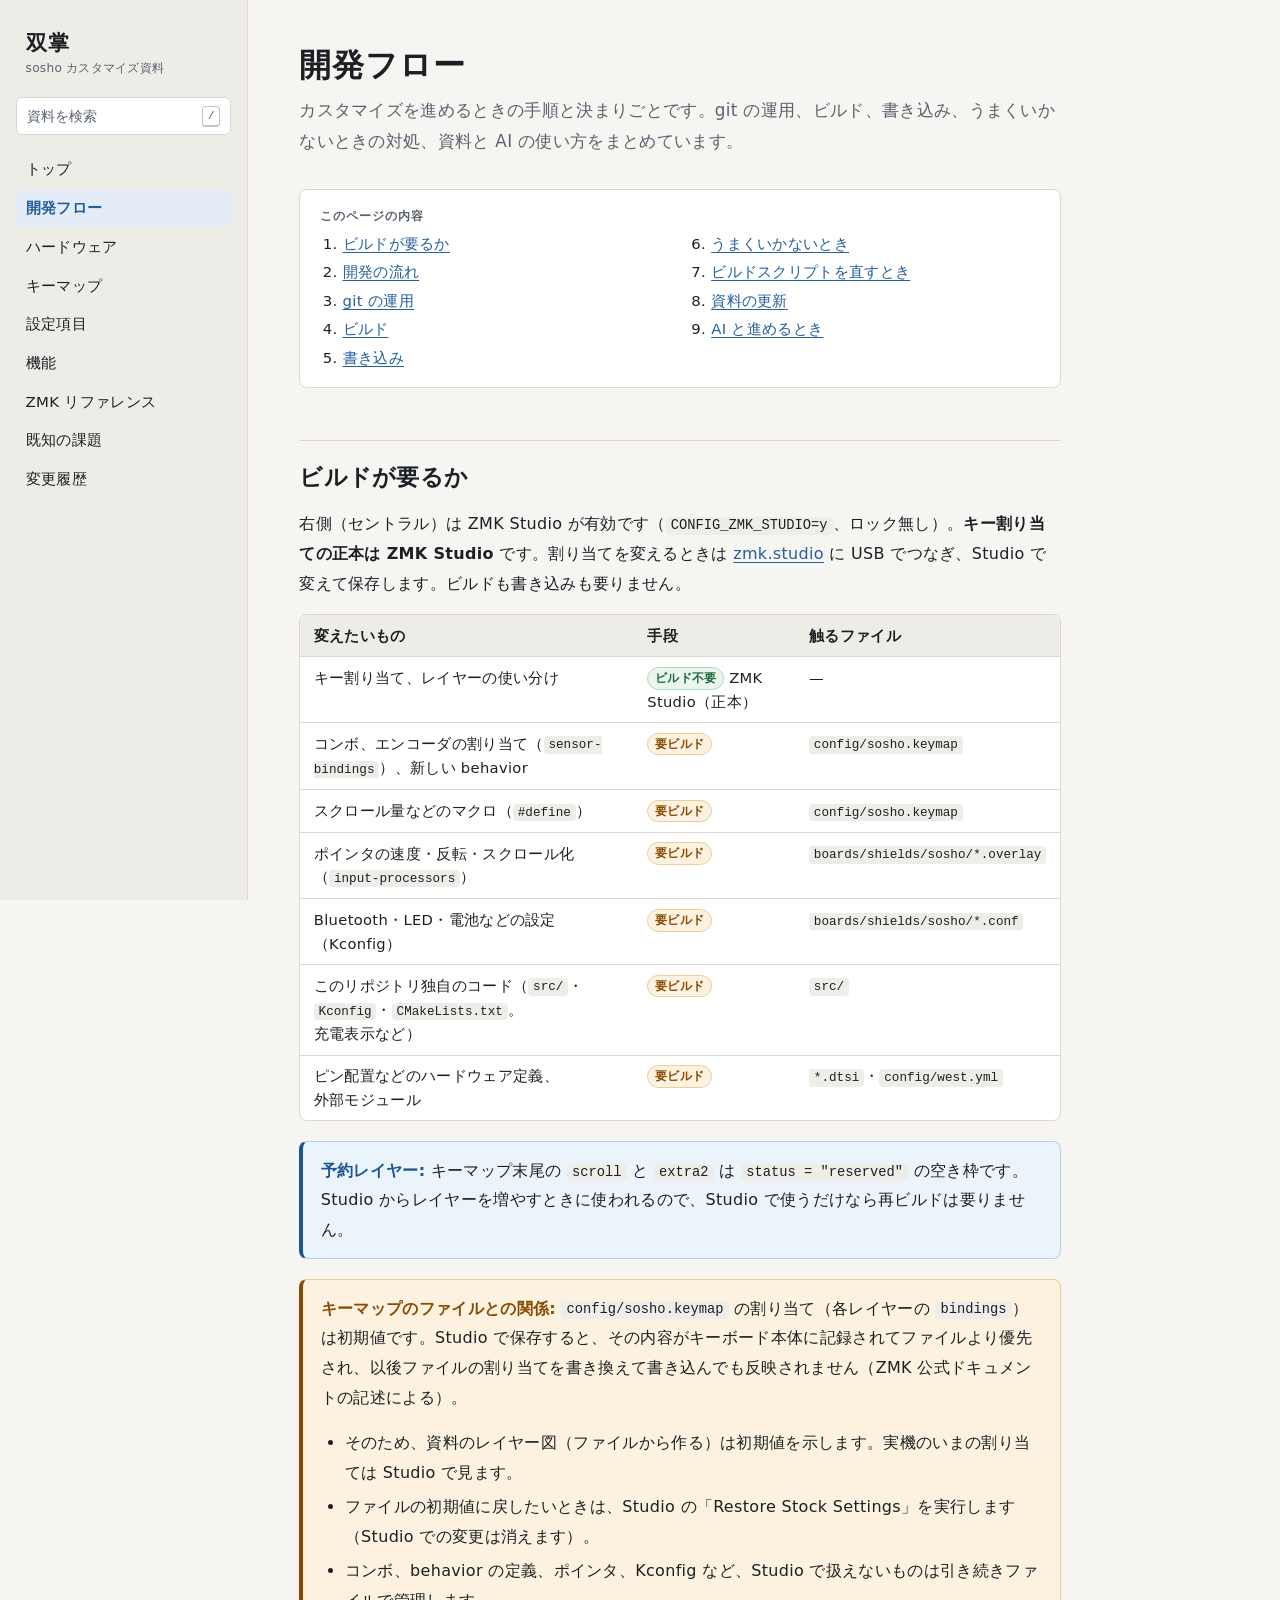
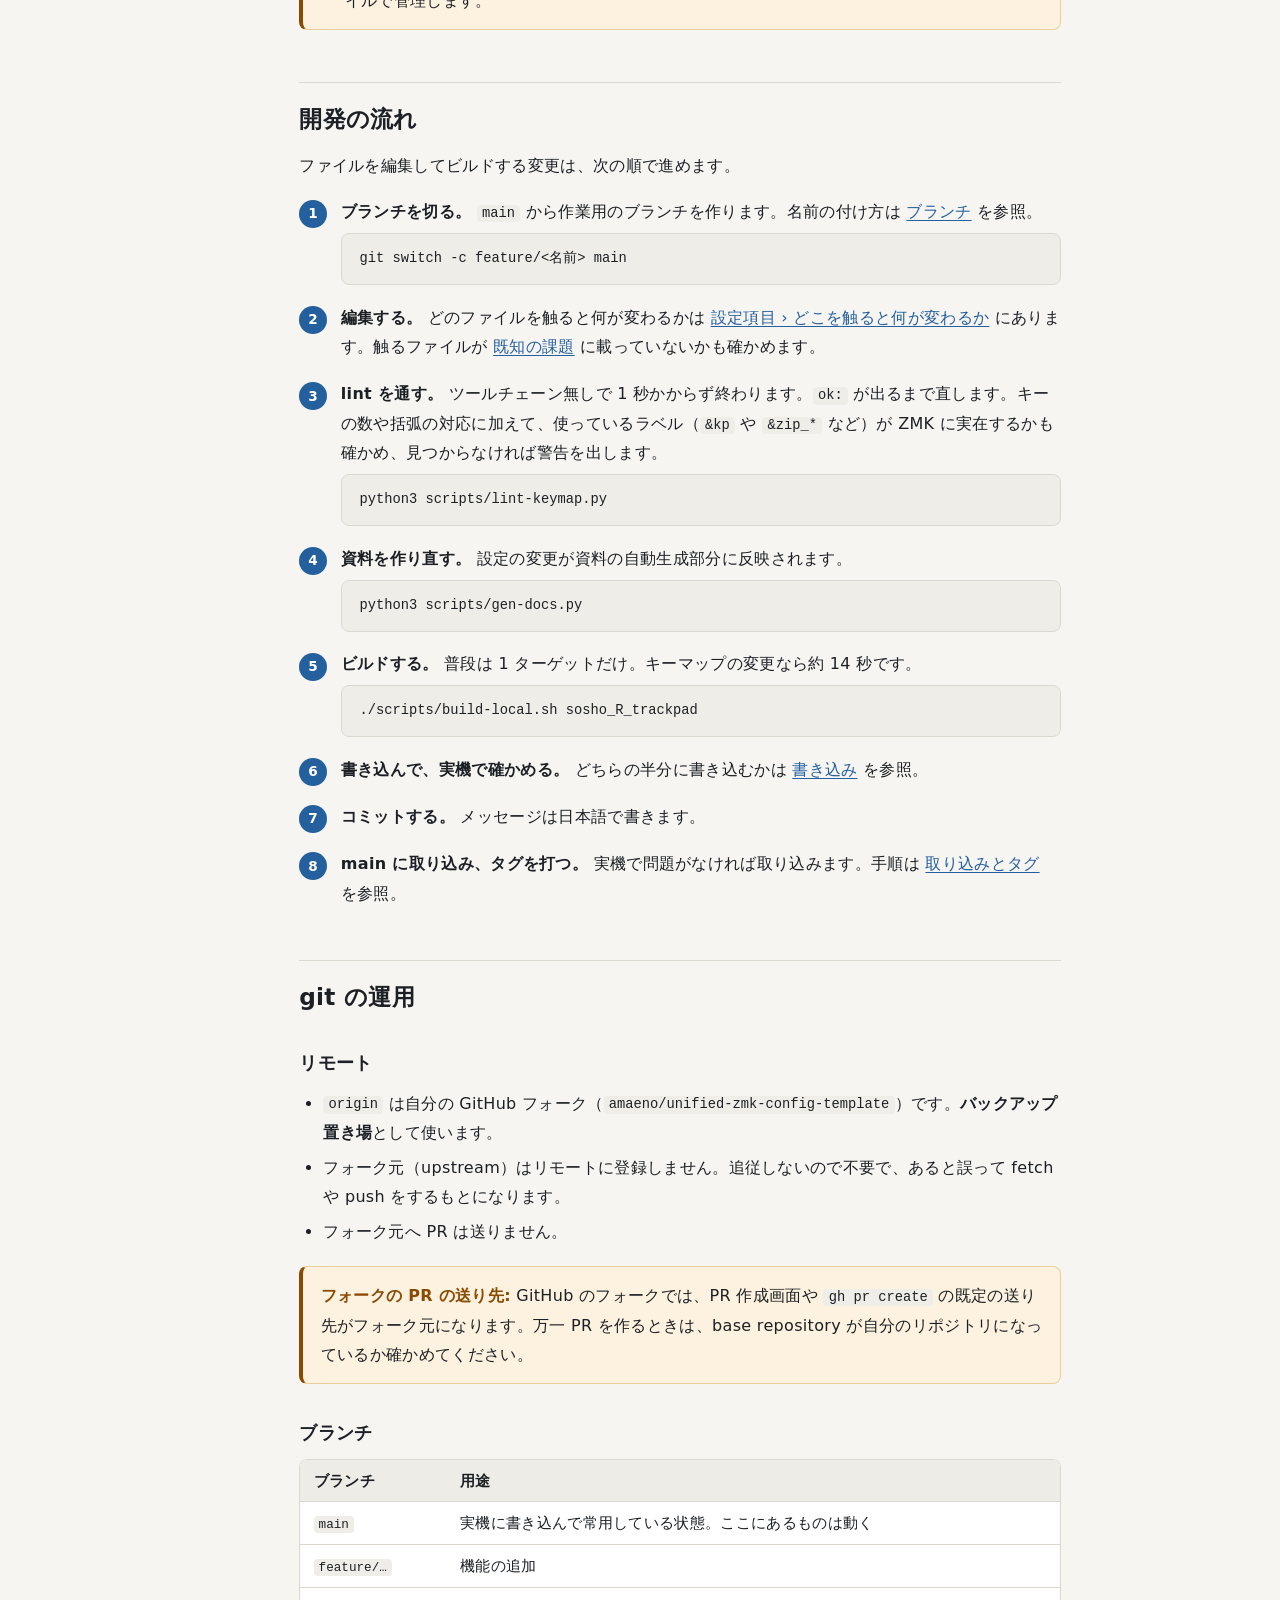
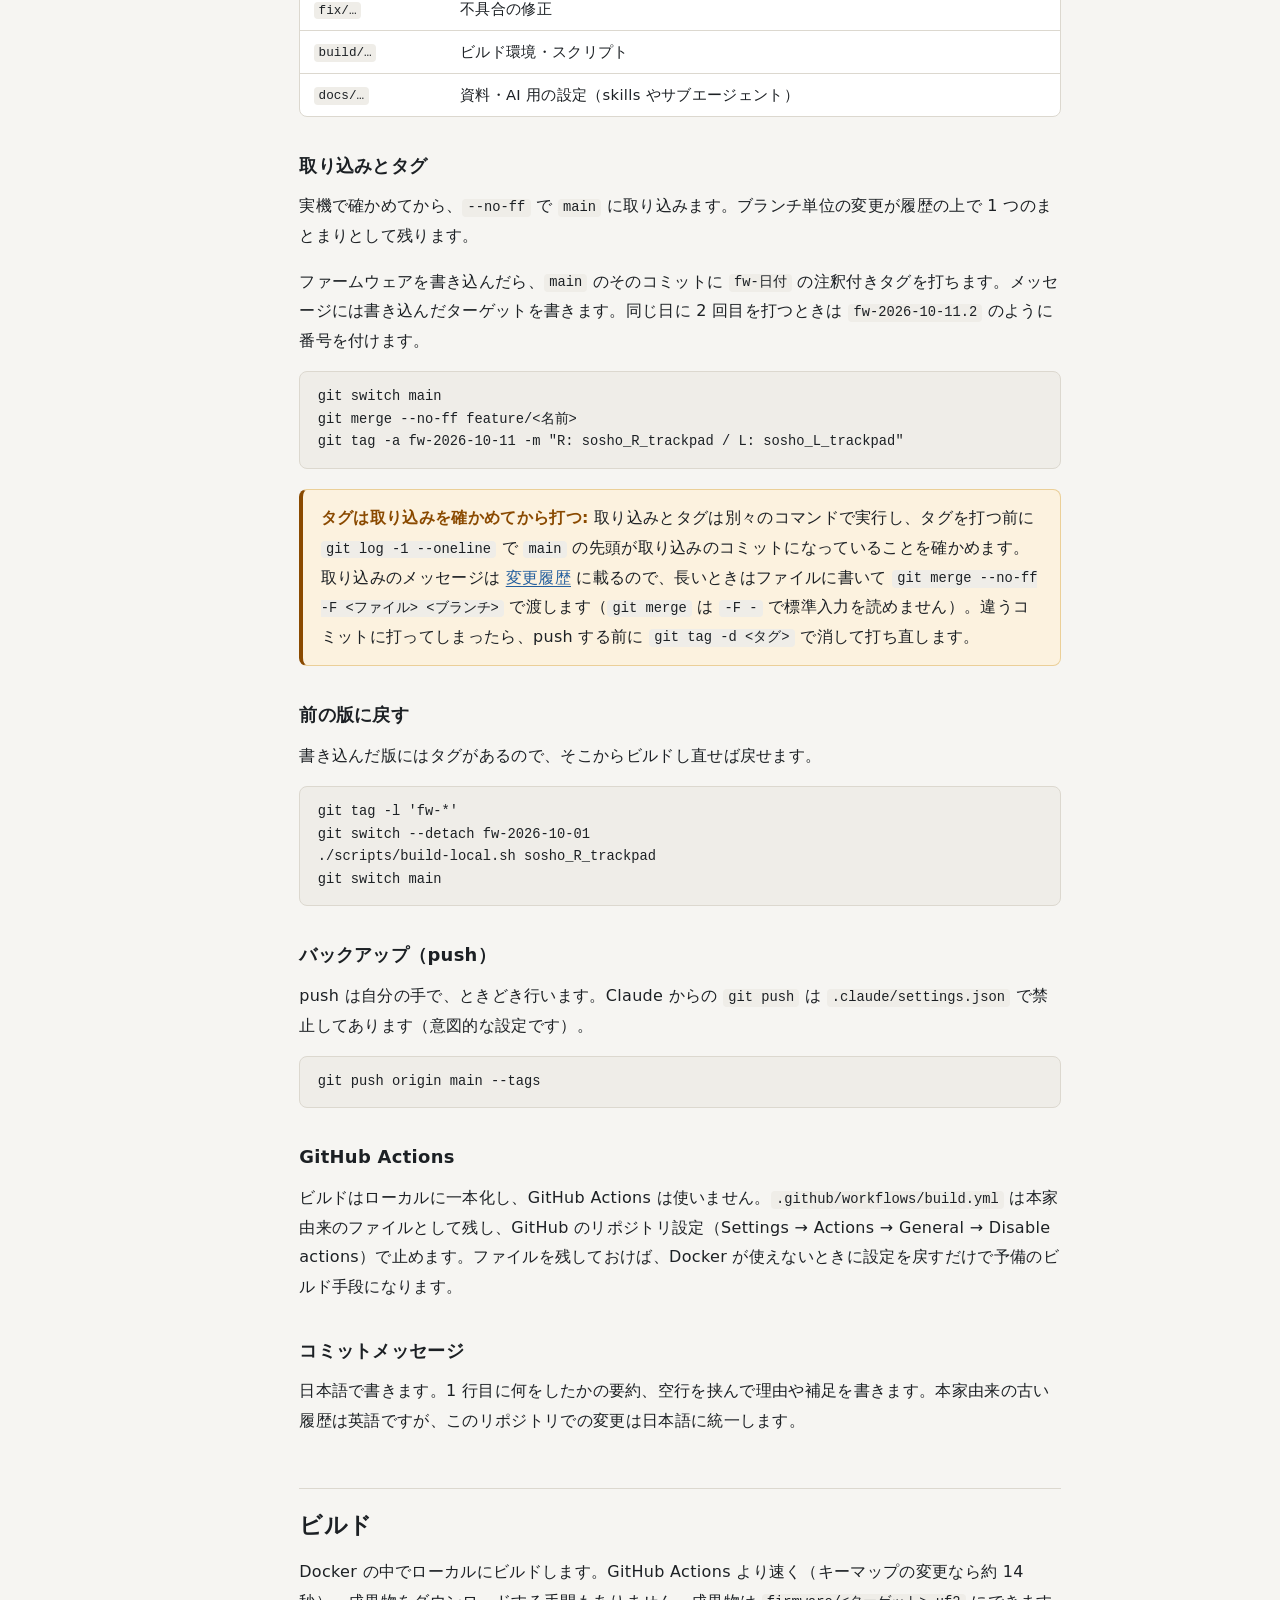
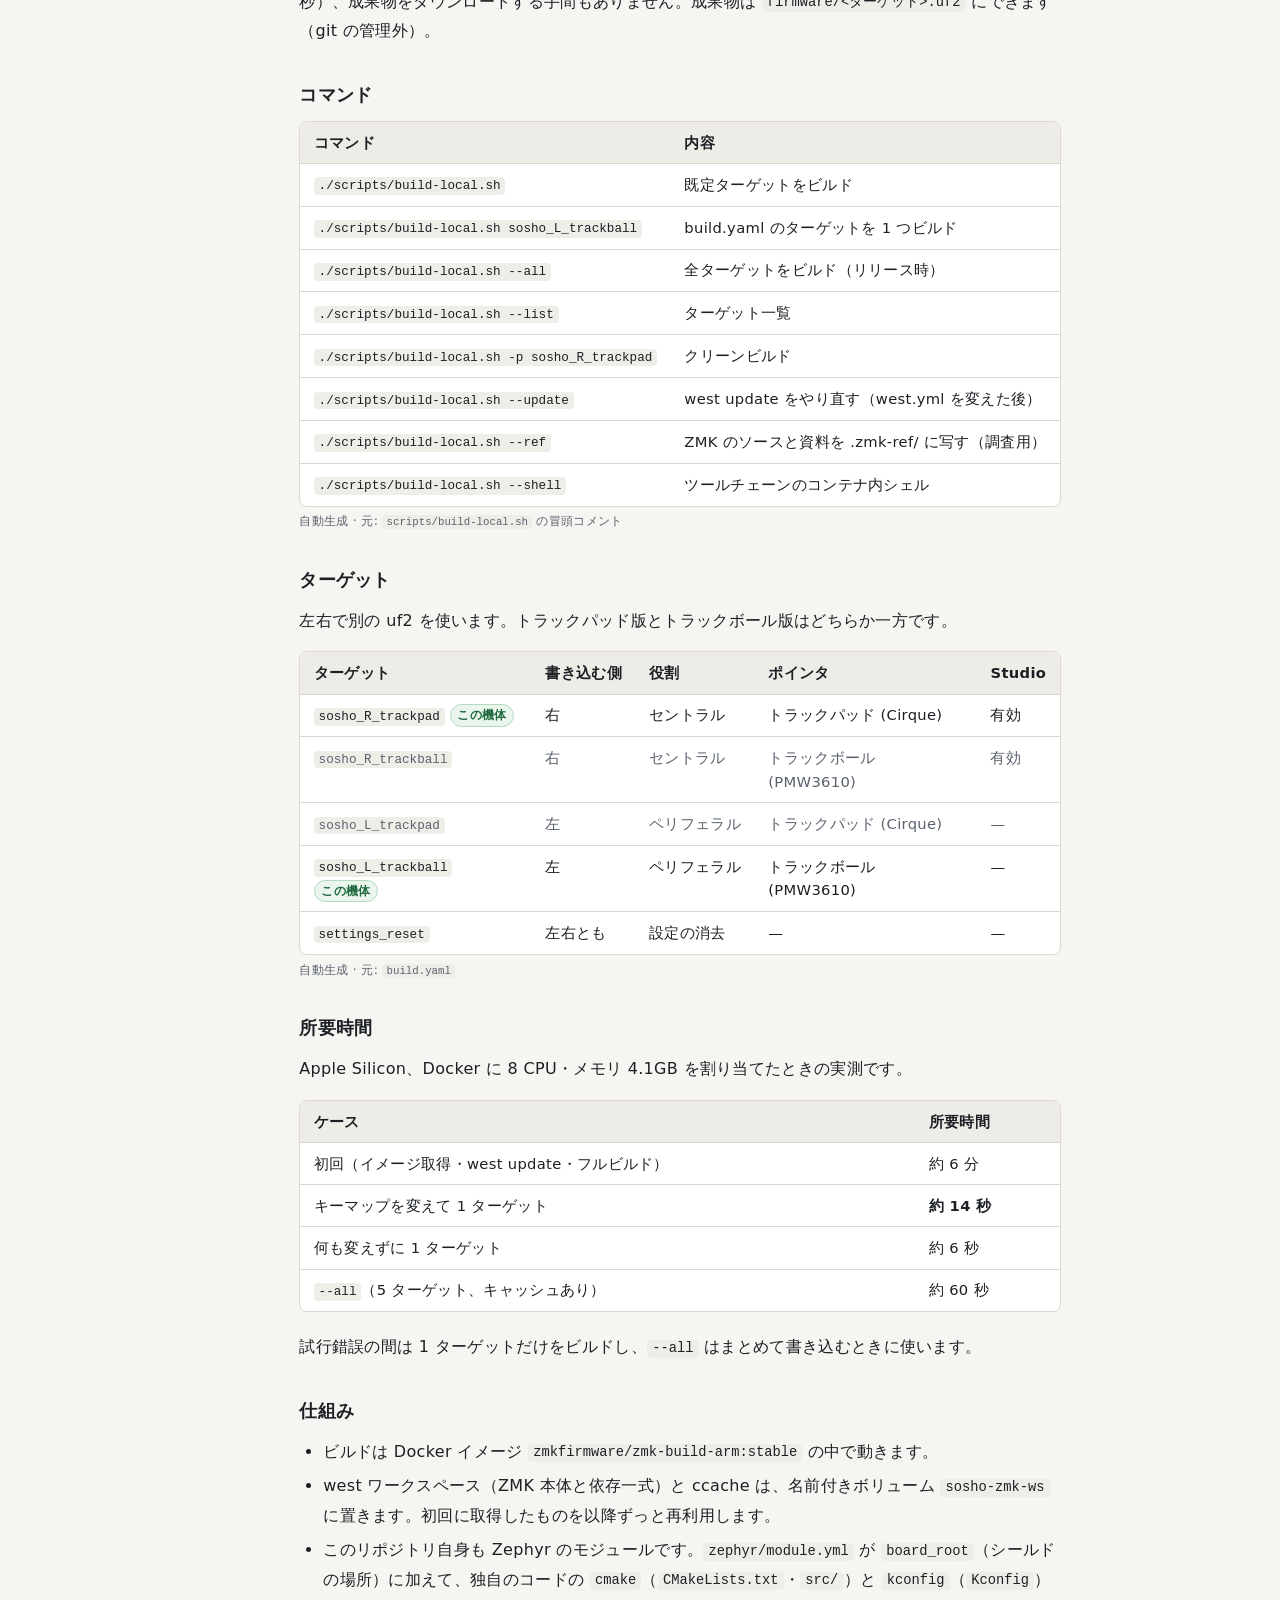
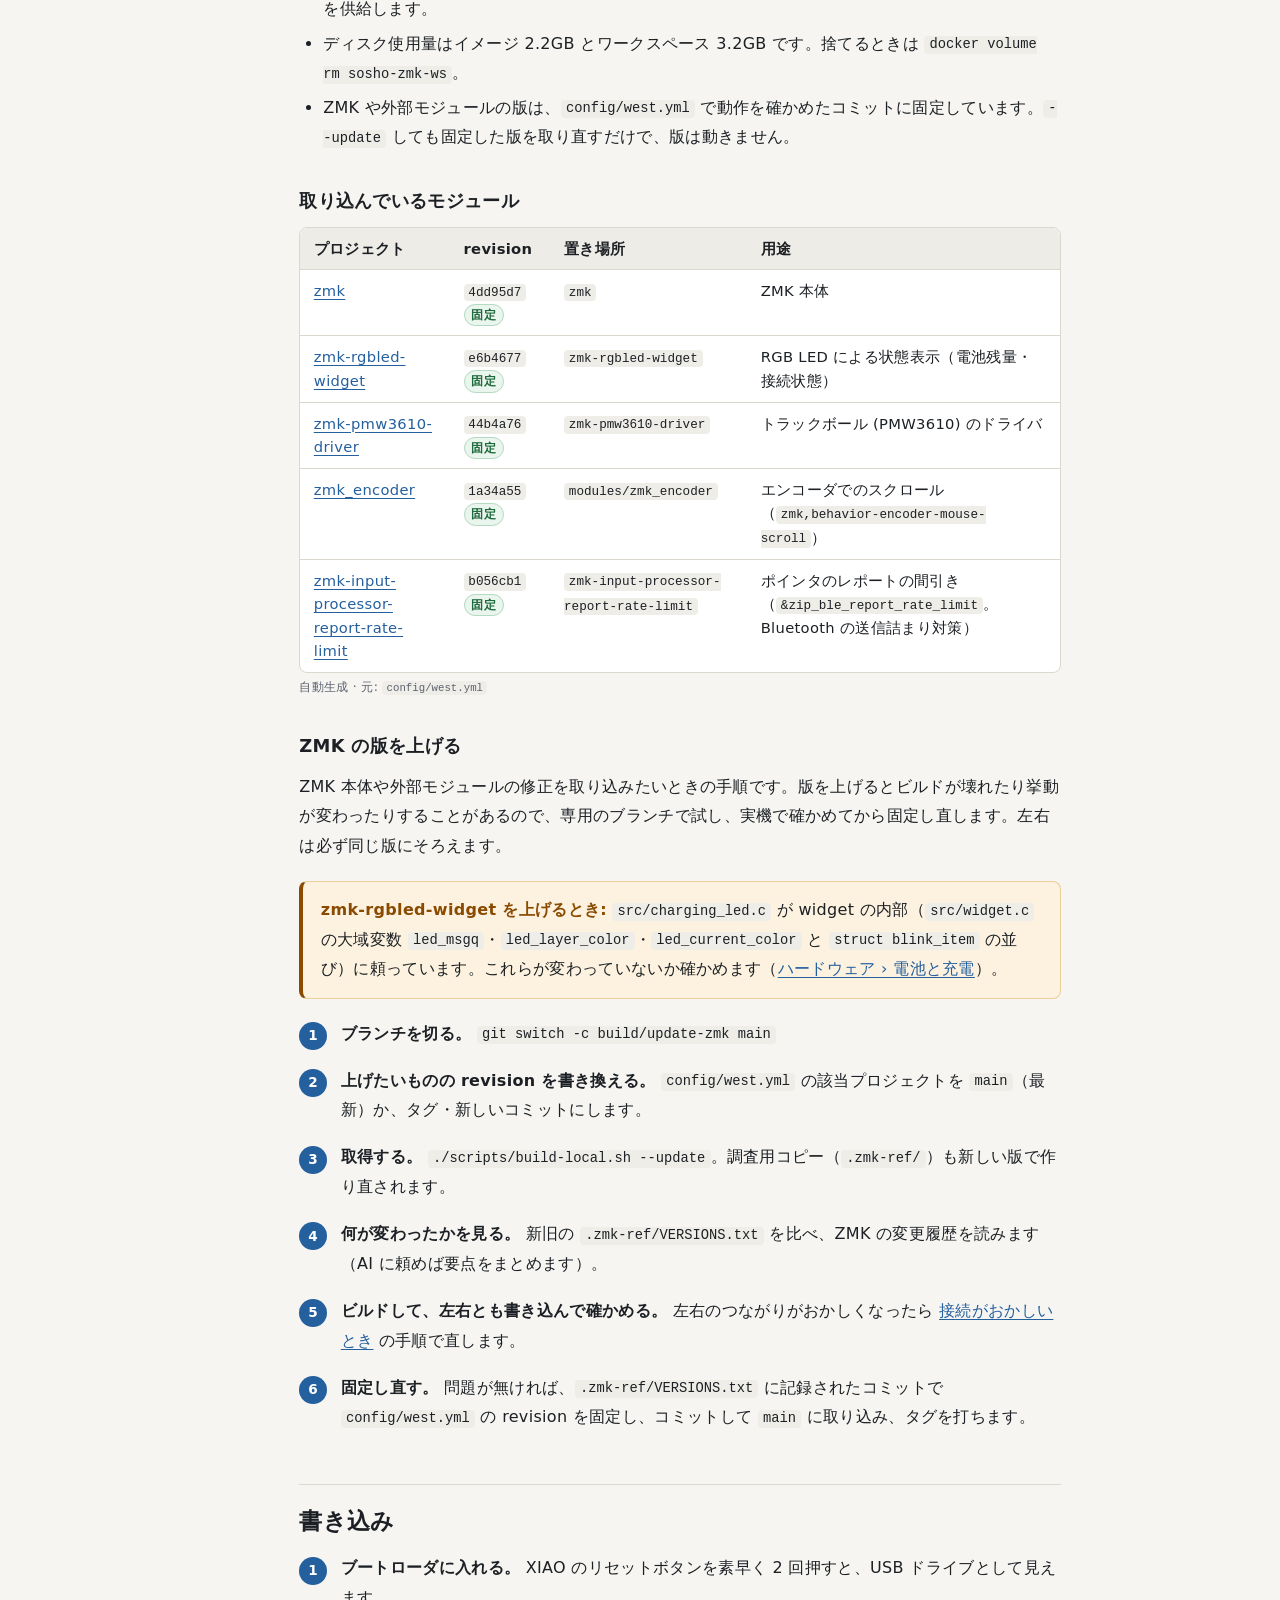
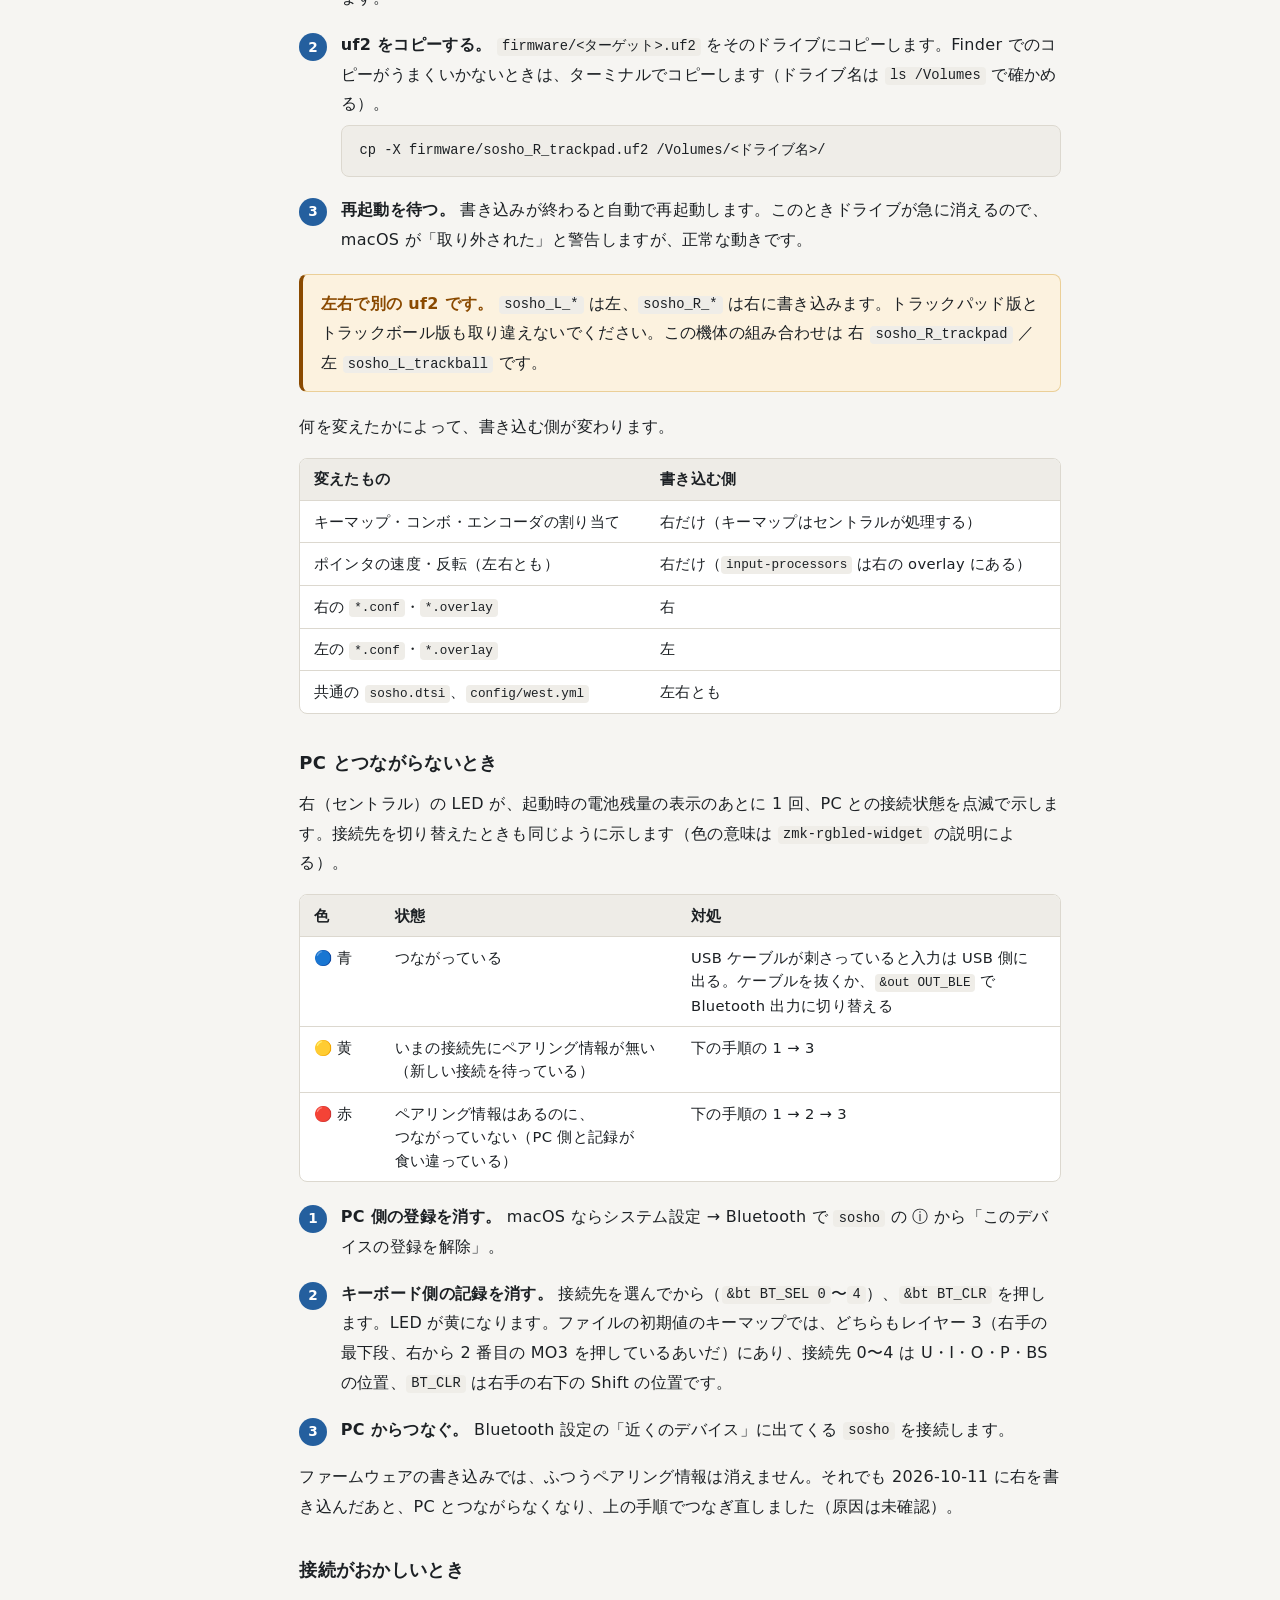
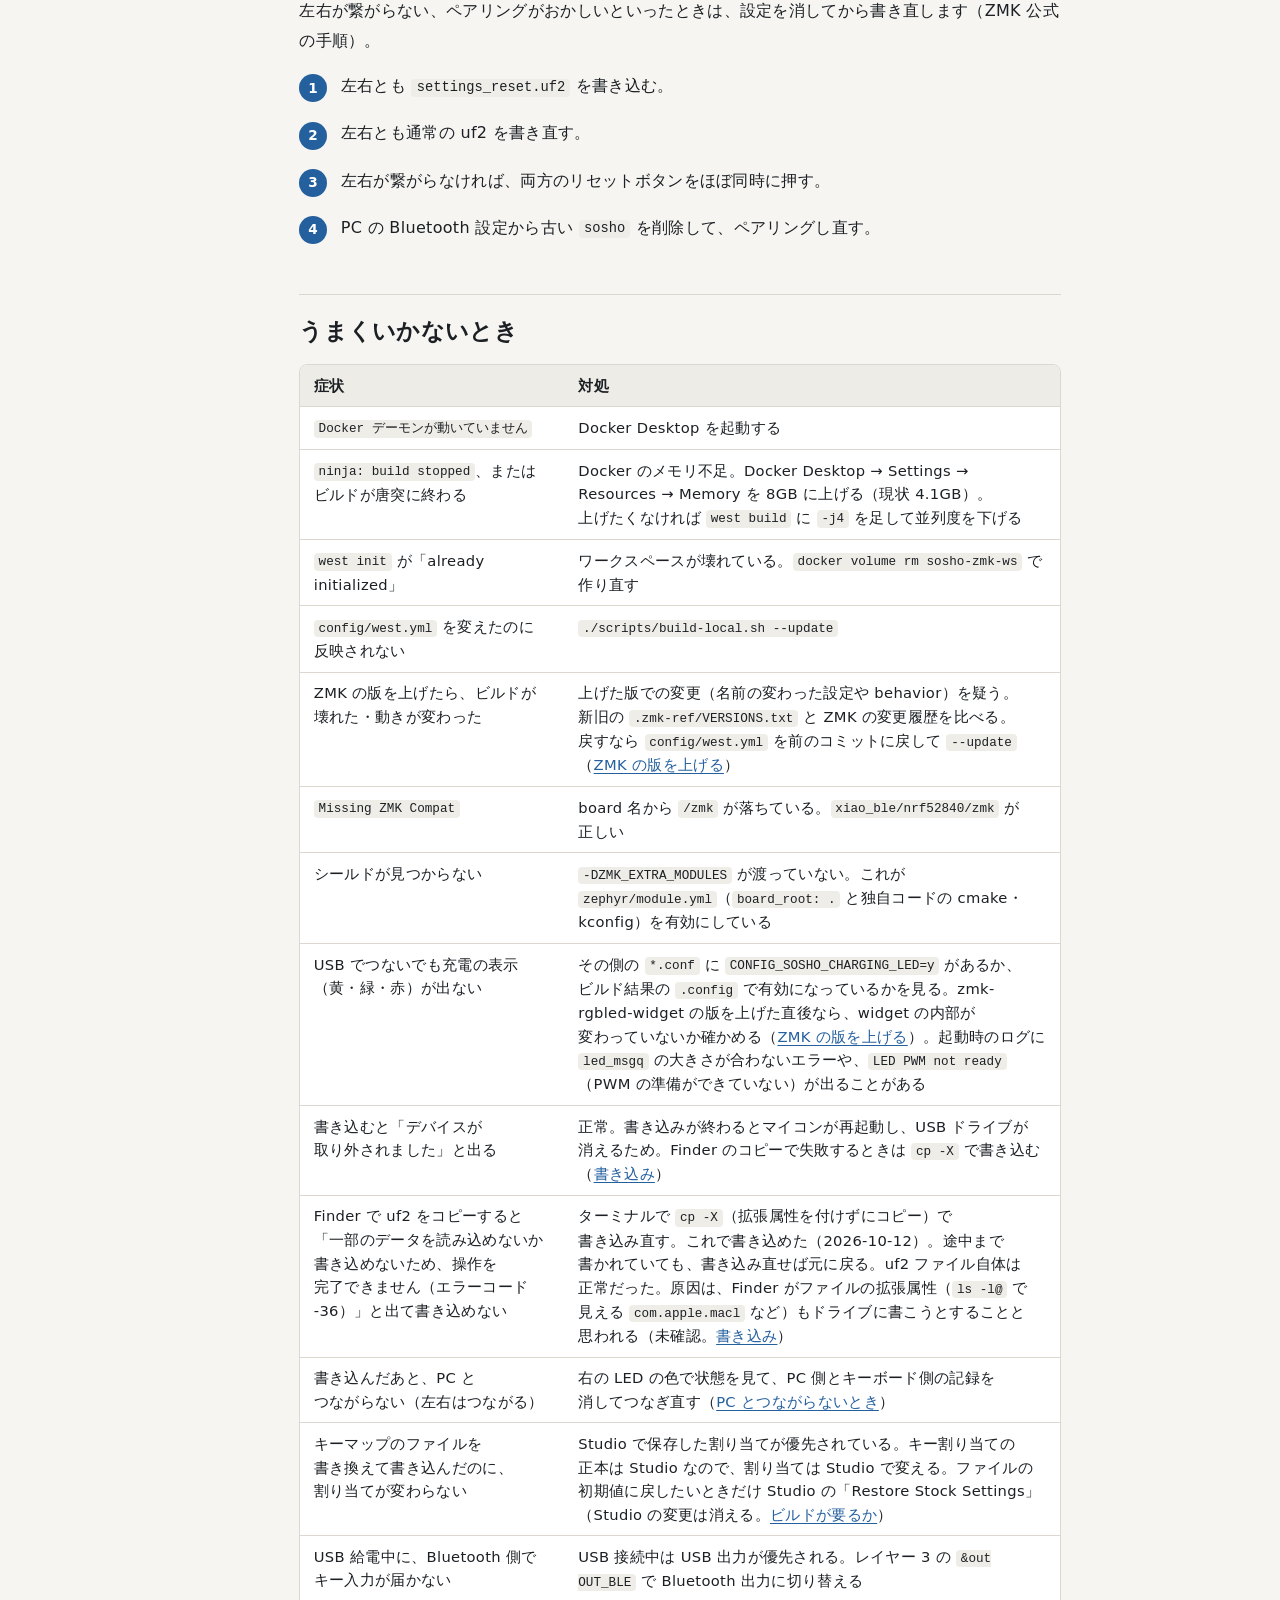
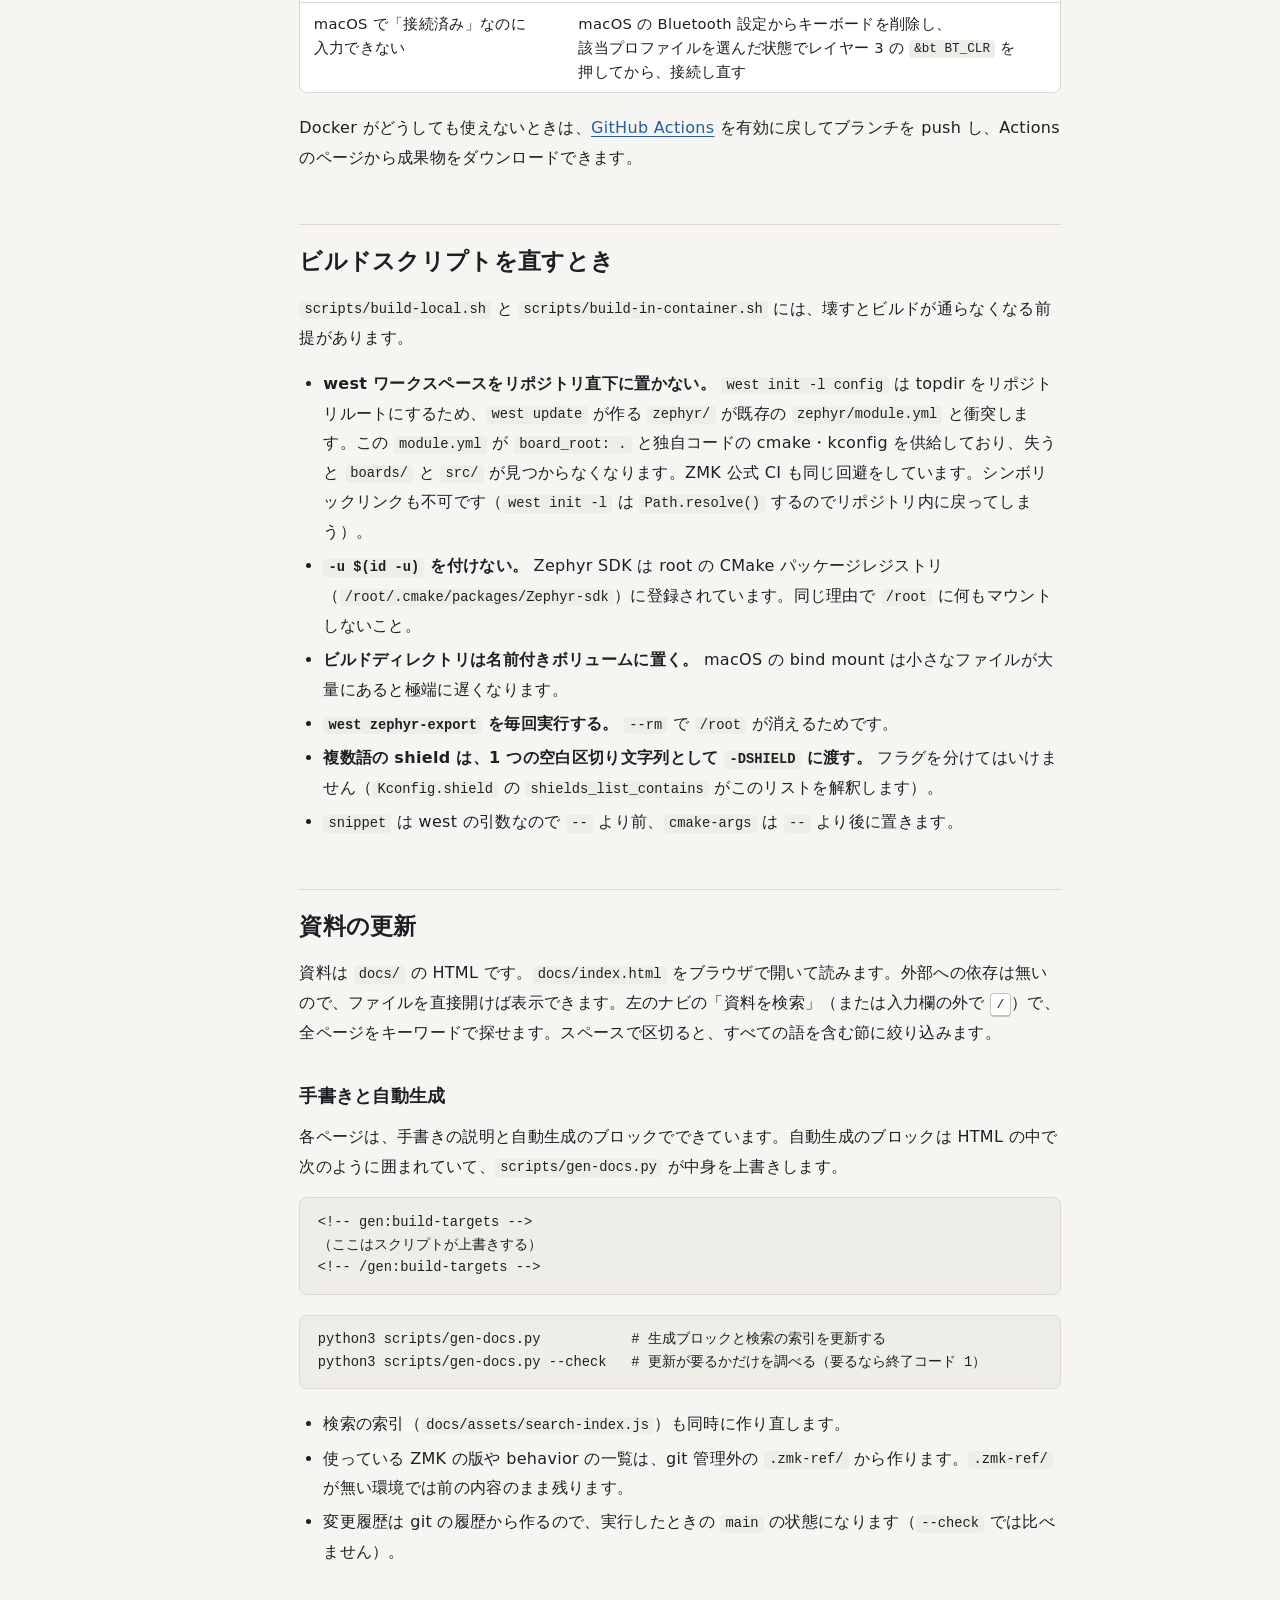
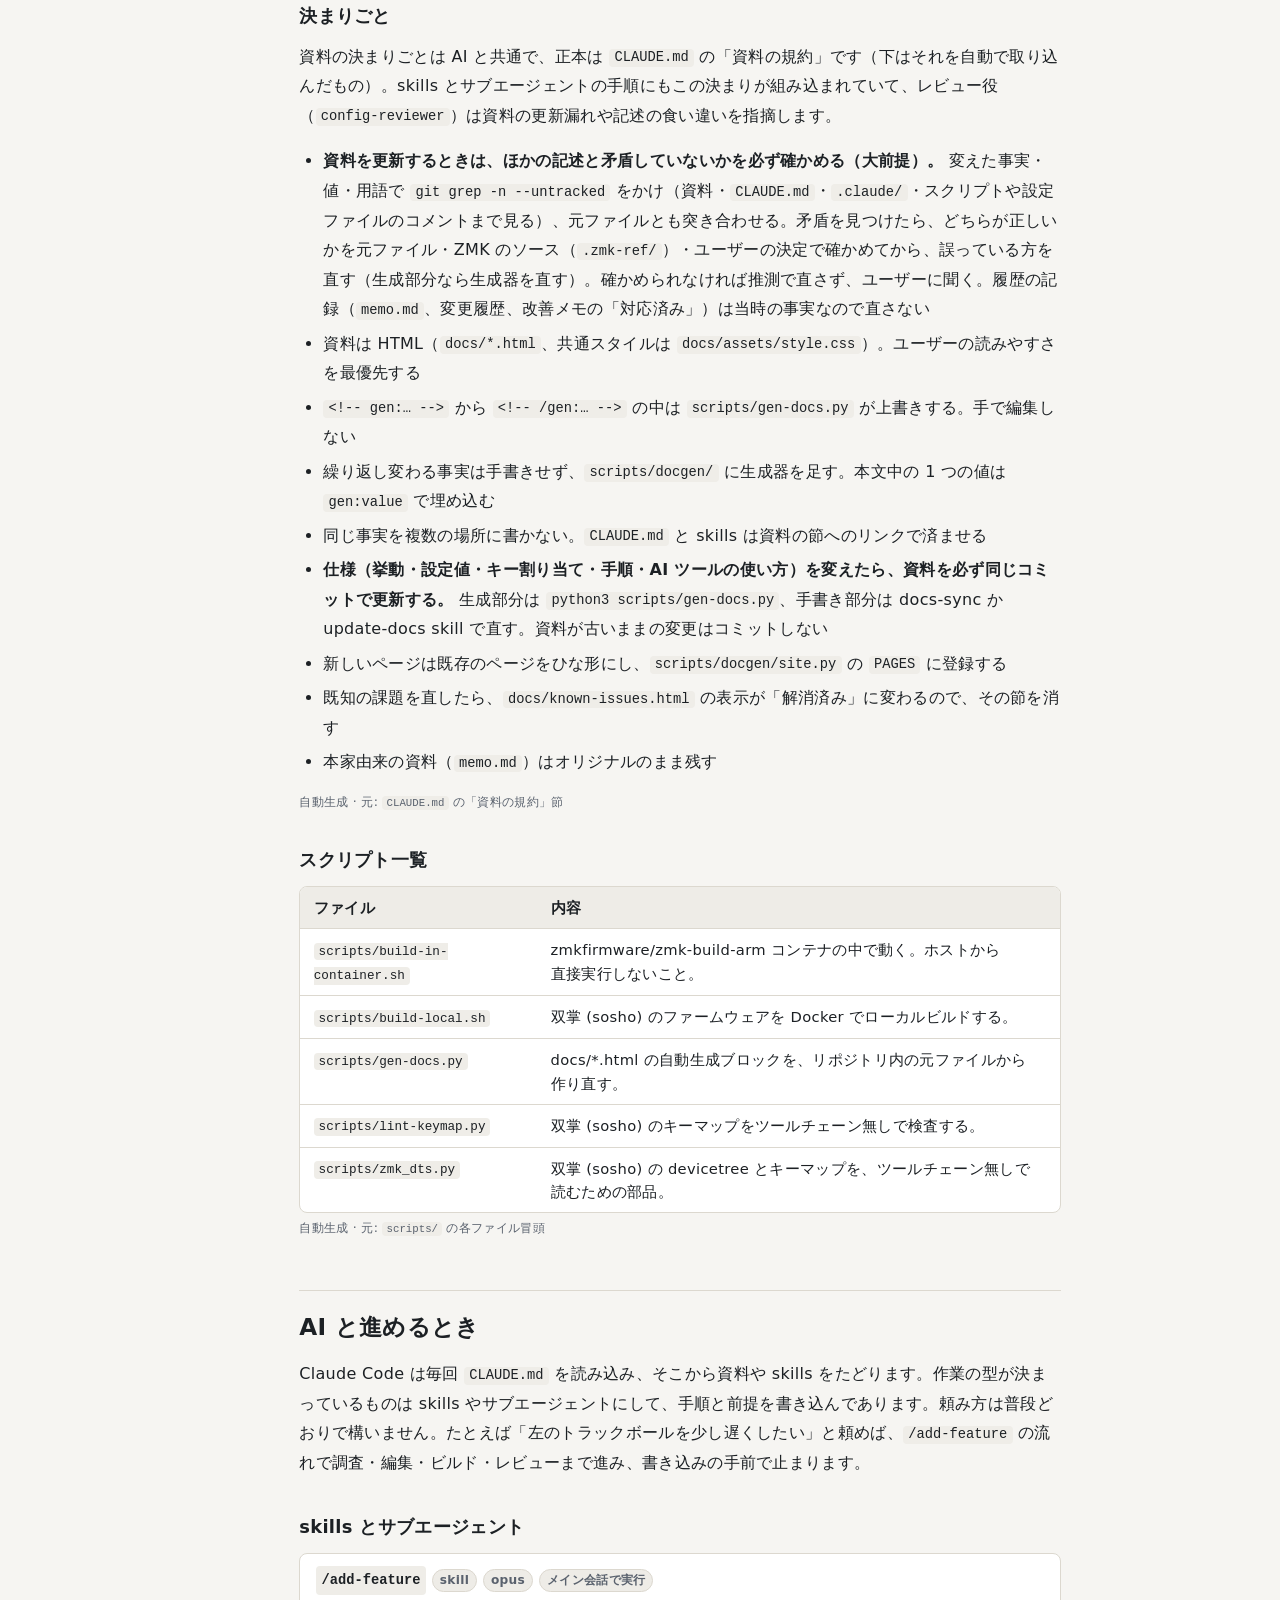
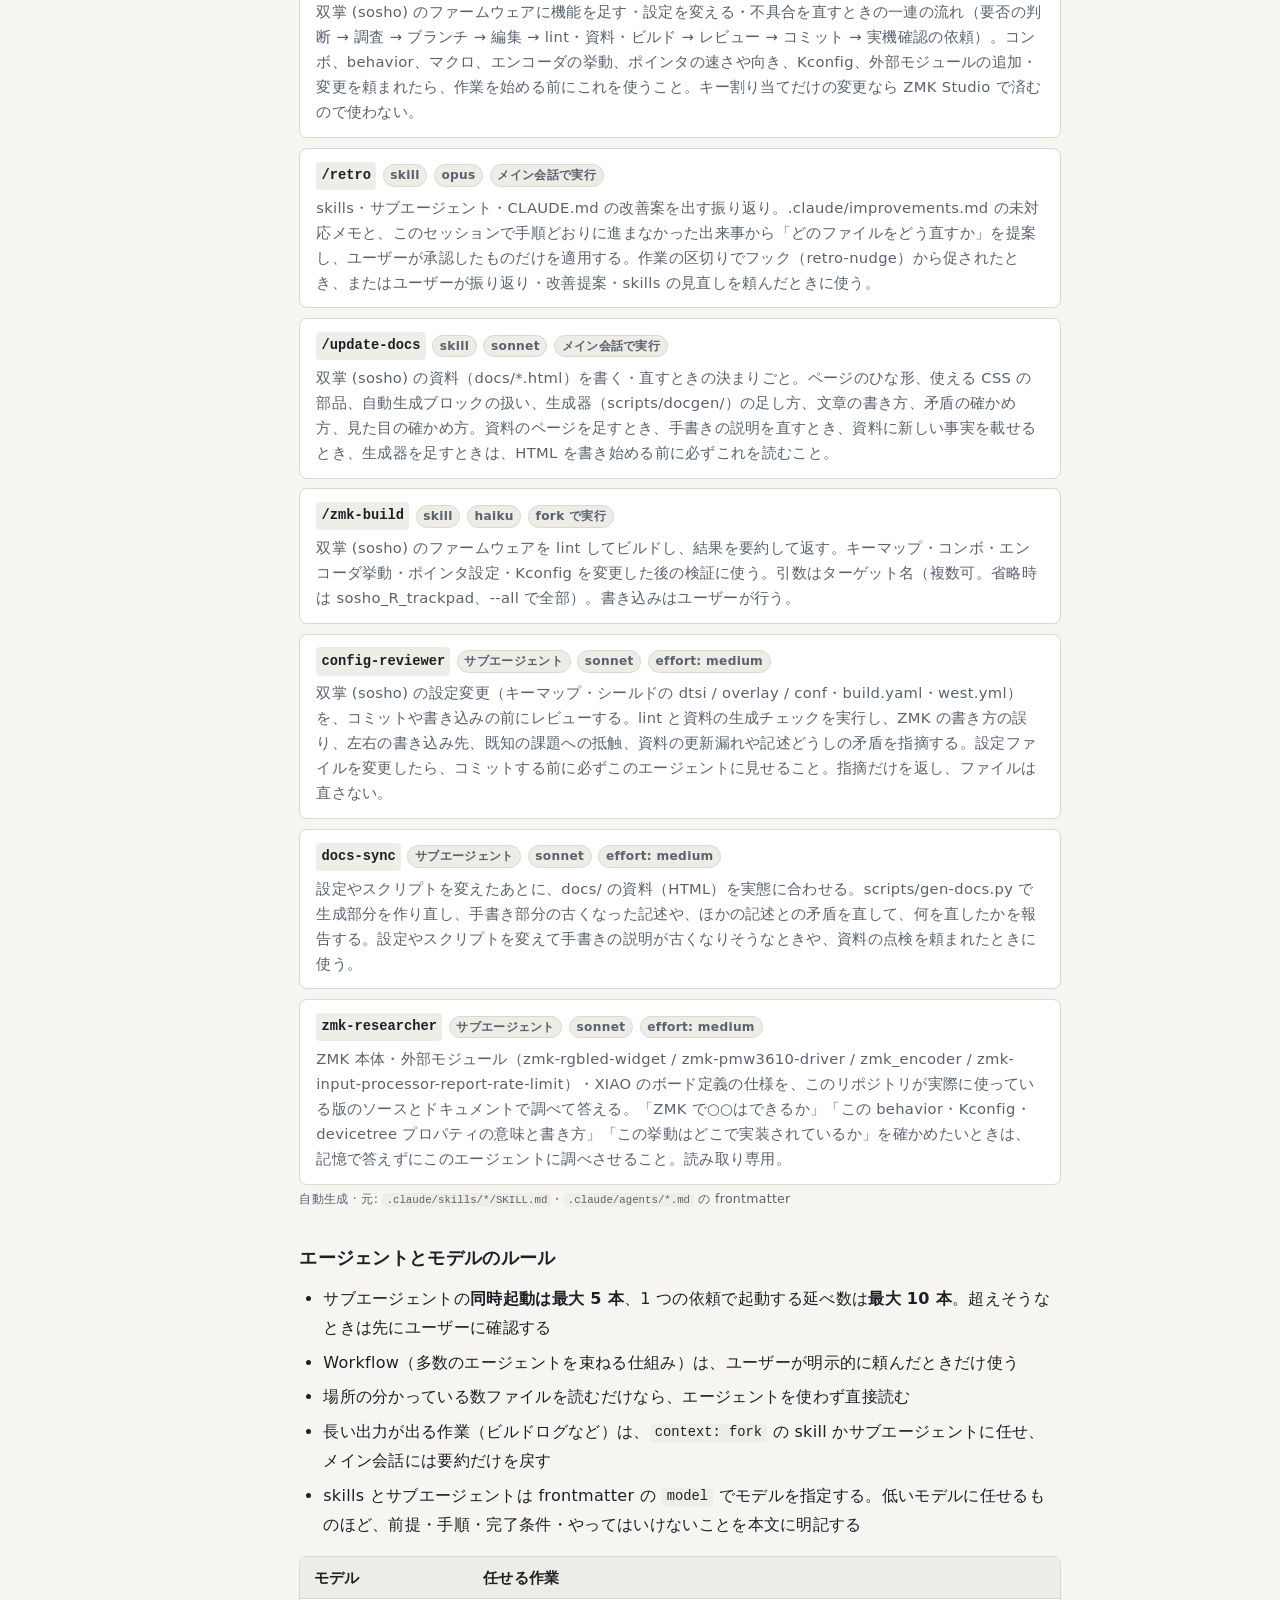
<file: docs/workflow.html>
<!doctype html>
<html lang="ja">
<head>
<meta charset="utf-8">
<meta name="viewport" content="width=device-width, initial-scale=1">
<title>開発フロー — 双掌 (sosho) カスタマイズ資料</title>
<meta name="description" content="git の運用、ビルド、書き込み、トラブル対応、資料と AI の使い方">
<link rel="stylesheet" href="assets/style.css">
</head>
<body>
<div class="layout">
<!-- gen:nav -->
<nav class="site-nav" aria-label="資料の目次">
<a class="brand" href="index.html">双掌<span>sosho カスタマイズ資料</span></a>
<button class="search-open" type="button" data-search-open>資料を検索<kbd>/</kbd></button>
<ul>
<li><a href="index.html">トップ</a></li>
<li><a href="workflow.html" aria-current="page">開発フロー</a></li>
<li><a href="hardware.html">ハードウェア</a></li>
<li><a href="keymap.html">キーマップ</a></li>
<li><a href="settings.html">設定項目</a></li>
<li><a href="features.html">機能</a></li>
<li><a href="zmk-reference.html">ZMK リファレンス</a></li>
<li><a href="known-issues.html">既知の課題</a></li>
<li><a href="changelog.html">変更履歴</a></li>
</ul>
</nav>
<script src="assets/search-index.js" defer></script>
<script src="assets/search.js" defer></script>
<!-- /gen:nav -->
<main>
<header class="page-head">
<h1>開発フロー</h1>
<p class="lead">カスタマイズを進めるときの手順と決まりごとです。git の運用、ビルド、書き込み、うまくいかないときの対処、資料と AI の使い方をまとめています。</p>
</header>

<!-- gen:toc -->
<nav class="toc" aria-label="このページの目次">
<p>このページの内容</p>
<ol>
<li><a href="#decide">ビルドが要るか</a></li>
<li><a href="#loop">開発の流れ</a></li>
<li><a href="#git">git の運用</a></li>
<li><a href="#build">ビルド</a></li>
<li><a href="#flash">書き込み</a></li>
<li><a href="#trouble">うまくいかないとき</a></li>
<li><a href="#internals">ビルドスクリプトを直すとき</a></li>
<li><a href="#docs">資料の更新</a></li>
<li><a href="#ai">AI と進めるとき</a></li>
</ol>
</nav>
<!-- /gen:toc -->

<section>
<h2 id="decide">ビルドが要るか</h2>
<p>右側（セントラル）は ZMK Studio が有効です（<code>CONFIG_ZMK_STUDIO=y</code>、ロック無し）。<strong>キー割り当ての正本は ZMK Studio</strong> です。割り当てを変えるときは <a href="https://zmk.studio">zmk.studio</a> に USB でつなぎ、Studio で変えて保存します。ビルドも書き込みも要りません。</p>
<div class="table-wrap">
<table>
<thead><tr><th>変えたいもの</th><th>手段</th><th>触るファイル</th></tr></thead>
<tbody>
<tr><td>キー割り当て、レイヤーの使い分け</td><td><span class="badge ok">ビルド不要</span> ZMK Studio（正本）</td><td>—</td></tr>
<tr><td>コンボ、エンコーダの割り当て（<code>sensor-bindings</code>）、新しい behavior</td><td><span class="badge build">要ビルド</span></td><td><code>config/sosho.keymap</code></td></tr>
<tr><td>スクロール量などのマクロ（<code>#define</code>）</td><td><span class="badge build">要ビルド</span></td><td><code>config/sosho.keymap</code></td></tr>
<tr><td>ポインタの速度・反転・スクロール化（<code>input-processors</code>）</td><td><span class="badge build">要ビルド</span></td><td><code>boards/shields/sosho/*.overlay</code></td></tr>
<tr><td>Bluetooth・LED・電池などの設定（Kconfig）</td><td><span class="badge build">要ビルド</span></td><td><code>boards/shields/sosho/*.conf</code></td></tr>
<tr><td>このリポジトリ独自のコード（<code>src/</code>・<code>Kconfig</code>・<code>CMakeLists.txt</code>。充電表示など）</td><td><span class="badge build">要ビルド</span></td><td><code>src/</code></td></tr>
<tr><td>ピン配置などのハードウェア定義、外部モジュール</td><td><span class="badge build">要ビルド</span></td><td><code>*.dtsi</code>・<code>config/west.yml</code></td></tr>
</tbody>
</table>
</div>
<aside class="callout note">
<p><strong>予約レイヤー:</strong> キーマップ末尾の <code>scroll</code> と <code>extra2</code> は <code>status = "reserved"</code> の空き枠です。Studio からレイヤーを増やすときに使われるので、Studio で使うだけなら再ビルドは要りません。</p>
</aside>
<aside class="callout warn">
<p><strong>キーマップのファイルとの関係:</strong> <code>config/sosho.keymap</code> の割り当て（各レイヤーの <code>bindings</code>）は初期値です。Studio で保存すると、その内容がキーボード本体に記録されてファイルより優先され、以後ファイルの割り当てを書き換えて書き込んでも反映されません（ZMK 公式ドキュメントの記述による）。</p>
<ul>
<li>そのため、資料のレイヤー図（ファイルから作る）は初期値を示します。実機のいまの割り当ては Studio で見ます。</li>
<li>ファイルの初期値に戻したいときは、Studio の「Restore Stock Settings」を実行します（Studio での変更は消えます）。</li>
<li>コンボ、behavior の定義、ポインタ、Kconfig など、Studio で扱えないものは引き続きファイルで管理します。</li>
</ul>
</aside>
</section>

<section>
<h2 id="loop">開発の流れ</h2>
<p>ファイルを編集してビルドする変更は、次の順で進めます。</p>
<ol class="steps">
<li>
<p><strong>ブランチを切る。</strong> <code>main</code> から作業用のブランチを作ります。名前の付け方は <a href="#branches">ブランチ</a> を参照。</p>
<pre><code>git switch -c feature/&lt;名前&gt; main</code></pre>
</li>
<li>
<p><strong>編集する。</strong> どのファイルを触ると何が変わるかは <a href="settings.html#map">設定項目 › どこを触ると何が変わるか</a> にあります。触るファイルが <a href="known-issues.html">既知の課題</a> に載っていないかも確かめます。</p>
</li>
<li>
<p><strong>lint を通す。</strong> ツールチェーン無しで 1 秒かからず終わります。<code>ok:</code> が出るまで直します。キーの数や括弧の対応に加えて、使っているラベル（<code>&amp;kp</code> や <code>&amp;zip_*</code> など）が ZMK に実在するかも確かめ、見つからなければ警告を出します。</p>
<pre><code>python3 scripts/lint-keymap.py</code></pre>
</li>
<li>
<p><strong>資料を作り直す。</strong> 設定の変更が資料の自動生成部分に反映されます。</p>
<pre><code>python3 scripts/gen-docs.py</code></pre>
</li>
<li>
<p><strong>ビルドする。</strong> 普段は 1 ターゲットだけ。キーマップの変更なら約 14 秒です。</p>
<pre><code>./scripts/build-local.sh sosho_R_trackpad</code></pre>
</li>
<li>
<p><strong>書き込んで、実機で確かめる。</strong> どちらの半分に書き込むかは <a href="#flash">書き込み</a> を参照。</p>
</li>
<li>
<p><strong>コミットする。</strong> メッセージは日本語で書きます。</p>
</li>
<li>
<p><strong>main に取り込み、タグを打つ。</strong> 実機で問題がなければ取り込みます。手順は <a href="#merge">取り込みとタグ</a> を参照。</p>
</li>
</ol>
</section>

<section>
<h2 id="git">git の運用</h2>

<h3 id="remotes">リモート</h3>
<ul>
<li><code>origin</code> は自分の GitHub フォーク（<code>amaeno/unified-zmk-config-template</code>）です。<strong>バックアップ置き場</strong>として使います。</li>
<li>フォーク元（upstream）はリモートに登録しません。追従しないので不要で、あると誤って fetch や push をするもとになります。</li>
<li>フォーク元へ PR は送りません。</li>
</ul>
<aside class="callout warn">
<p><strong>フォークの PR の送り先:</strong> GitHub のフォークでは、PR 作成画面や <code>gh pr create</code> の既定の送り先がフォーク元になります。万一 PR を作るときは、base repository が自分のリポジトリになっているか確かめてください。</p>
</aside>

<h3 id="branches">ブランチ</h3>
<div class="table-wrap">
<table>
<thead><tr><th>ブランチ</th><th>用途</th></tr></thead>
<tbody>
<tr><td><code>main</code></td><td>実機に書き込んで常用している状態。ここにあるものは動く</td></tr>
<tr><td><code>feature/…</code></td><td>機能の追加</td></tr>
<tr><td><code>fix/…</code></td><td>不具合の修正</td></tr>
<tr><td><code>build/…</code></td><td>ビルド環境・スクリプト</td></tr>
<tr><td><code>docs/…</code></td><td>資料・AI 用の設定（skills やサブエージェント）</td></tr>
</tbody>
</table>
</div>

<h3 id="merge">取り込みとタグ</h3>
<p>実機で確かめてから、<code>--no-ff</code> で <code>main</code> に取り込みます。ブランチ単位の変更が履歴の上で 1 つのまとまりとして残ります。</p>
<p>ファームウェアを書き込んだら、<code>main</code> のそのコミットに <code>fw-日付</code> の注釈付きタグを打ちます。メッセージには書き込んだターゲットを書きます。同じ日に 2 回目を打つときは <code>fw-2026-10-11.2</code> のように番号を付けます。</p>
<pre><code>git switch main
git merge --no-ff feature/&lt;名前&gt;
git tag -a fw-2026-10-11 -m "R: sosho_R_trackpad / L: sosho_L_trackpad"</code></pre>
<aside class="callout warn"><p><strong>タグは取り込みを確かめてから打つ:</strong> 取り込みとタグは別々のコマンドで実行し、タグを打つ前に <code>git log -1 --oneline</code> で <code>main</code> の先頭が取り込みのコミットになっていることを確かめます。取り込みのメッセージは <a href="changelog.html">変更履歴</a> に載るので、長いときはファイルに書いて <code>git merge --no-ff -F &lt;ファイル&gt; &lt;ブランチ&gt;</code> で渡します（<code>git merge</code> は <code>-F -</code> で標準入力を読めません）。違うコミットに打ってしまったら、push する前に <code>git tag -d &lt;タグ&gt;</code> で消して打ち直します。</p></aside>

<h3 id="rollback">前の版に戻す</h3>
<p>書き込んだ版にはタグがあるので、そこからビルドし直せば戻せます。</p>
<pre><code>git tag -l 'fw-*'
git switch --detach fw-2026-10-01
./scripts/build-local.sh sosho_R_trackpad
git switch main</code></pre>

<h3 id="push">バックアップ（push）</h3>
<p>push は自分の手で、ときどき行います。Claude からの <code>git push</code> は <code>.claude/settings.json</code> で禁止してあります（意図的な設定です）。</p>
<pre><code>git push origin main --tags</code></pre>

<h3 id="actions">GitHub Actions</h3>
<p>ビルドはローカルに一本化し、GitHub Actions は使いません。<code>.github/workflows/build.yml</code> は本家由来のファイルとして残し、GitHub のリポジトリ設定（Settings → Actions → General → Disable actions）で止めます。ファイルを残しておけば、Docker が使えないときに設定を戻すだけで予備のビルド手段になります。</p>

<h3 id="commits">コミットメッセージ</h3>
<p>日本語で書きます。1 行目に何をしたかの要約、空行を挟んで理由や補足を書きます。本家由来の古い履歴は英語ですが、このリポジトリでの変更は日本語に統一します。</p>
</section>

<section>
<h2 id="build">ビルド</h2>
<p>Docker の中でローカルにビルドします。GitHub Actions より速く（キーマップの変更なら約 14 秒）、成果物をダウンロードする手間もありません。成果物は <code>firmware/&lt;ターゲット&gt;.uf2</code> にできます（git の管理外）。</p>

<h3 id="commands">コマンド</h3>
<!-- gen:build-commands -->
<div class="gen">
<div class="table-wrap">
<table>
<thead><tr><th>コマンド</th><th>内容</th></tr></thead>
<tbody>
<tr><td><code>./scripts/build-local.sh</code></td><td>既定ターゲットをビルド</td></tr>
<tr><td><code>./scripts/build-local.sh sosho_L_trackball</code></td><td>build.yaml のターゲットを 1 つビルド</td></tr>
<tr><td><code>./scripts/build-local.sh --all</code></td><td>全ターゲットをビルド（リリース時）</td></tr>
<tr><td><code>./scripts/build-local.sh --list</code></td><td>ターゲット一覧</td></tr>
<tr><td><code>./scripts/build-local.sh -p sosho_R_trackpad</code></td><td>クリーンビルド</td></tr>
<tr><td><code>./scripts/build-local.sh --update</code></td><td>west update をやり直す（west.yml を変えた後）</td></tr>
<tr><td><code>./scripts/build-local.sh --ref</code></td><td>ZMK のソースと資料を .zmk-ref/ に写す（調査用）</td></tr>
<tr><td><code>./scripts/build-local.sh --shell</code></td><td>ツールチェーンのコンテナ内シェル</td></tr>
</tbody>
</table>
</div>
<p class="gen-note">自動生成 · 元: <code>scripts/build-local.sh</code> の冒頭コメント</p>
</div>
<!-- /gen:build-commands -->

<h3 id="targets">ターゲット</h3>
<p>左右で別の uf2 を使います。トラックパッド版とトラックボール版はどちらか一方です。</p>
<!-- gen:build-targets -->
<div class="gen">
<div class="table-wrap">
<table>
<thead><tr><th>ターゲット</th><th>書き込む側</th><th>役割</th><th>ポインタ</th><th>Studio</th></tr></thead>
<tbody>
<tr><td><code>sosho_R_trackpad</code> <span class="badge ok">この機体</span></td><td>右</td><td>セントラル</td><td>トラックパッド (Cirque)</td><td>有効</td></tr>
<tr class="dim"><td><code>sosho_R_trackball</code></td><td>右</td><td>セントラル</td><td>トラックボール (PMW3610)</td><td>有効</td></tr>
<tr class="dim"><td><code>sosho_L_trackpad</code></td><td>左</td><td>ペリフェラル</td><td>トラックパッド (Cirque)</td><td>—</td></tr>
<tr><td><code>sosho_L_trackball</code> <span class="badge ok">この機体</span></td><td>左</td><td>ペリフェラル</td><td>トラックボール (PMW3610)</td><td>—</td></tr>
<tr><td><code>settings_reset</code></td><td>左右とも</td><td>設定の消去</td><td>—</td><td>—</td></tr>
</tbody>
</table>
</div>
<p class="gen-note">自動生成 · 元: <code>build.yaml</code></p>
</div>
<!-- /gen:build-targets -->

<h3 id="timing">所要時間</h3>
<p>Apple Silicon、Docker に 8 CPU・メモリ 4.1GB を割り当てたときの実測です。</p>
<div class="table-wrap">
<table>
<thead><tr><th>ケース</th><th>所要時間</th></tr></thead>
<tbody>
<tr><td>初回（イメージ取得・west update・フルビルド）</td><td>約 6 分</td></tr>
<tr><td>キーマップを変えて 1 ターゲット</td><td><strong>約 14 秒</strong></td></tr>
<tr><td>何も変えずに 1 ターゲット</td><td>約 6 秒</td></tr>
<tr><td><code>--all</code>（5 ターゲット、キャッシュあり）</td><td>約 60 秒</td></tr>
</tbody>
</table>
</div>
<p>試行錯誤の間は 1 ターゲットだけをビルドし、<code>--all</code> はまとめて書き込むときに使います。</p>

<h3 id="mechanism">仕組み</h3>
<ul>
<li>ビルドは Docker イメージ <code>zmkfirmware/zmk-build-arm:stable</code> の中で動きます。</li>
<li>west ワークスペース（ZMK 本体と依存一式）と ccache は、名前付きボリューム <code>sosho-zmk-ws</code> に置きます。初回に取得したものを以降ずっと再利用します。</li>
<li>このリポジトリ自身も Zephyr のモジュールです。<code>zephyr/module.yml</code> が <code>board_root</code>（シールドの場所）に加えて、独自のコードの <code>cmake</code>（<code>CMakeLists.txt</code>・<code>src/</code>）と <code>kconfig</code>（<code>Kconfig</code>）を供給します。</li>
<li>ディスク使用量はイメージ 2.2GB とワークスペース 3.2GB です。捨てるときは <code>docker volume rm sosho-zmk-ws</code>。</li>
<li>ZMK や外部モジュールの版は、<code>config/west.yml</code> で動作を確かめたコミットに固定しています。<code>--update</code> しても固定した版を取り直すだけで、版は動きません。</li>
</ul>

<h3 id="modules">取り込んでいるモジュール</h3>
<!-- gen:west-projects -->
<div class="gen">
<div class="table-wrap">
<table>
<thead><tr><th>プロジェクト</th><th>revision</th><th>置き場所</th><th>用途</th></tr></thead>
<tbody>
<tr><td><a href="https://github.com/zmkfirmware/zmk">zmk</a></td><td><code>4dd95d7</code> <span class="badge ok">固定</span></td><td><code>zmk</code></td><td>ZMK 本体</td></tr>
<tr><td><a href="https://github.com/caksoylar/zmk-rgbled-widget">zmk-rgbled-widget</a></td><td><code>e6b4677</code> <span class="badge ok">固定</span></td><td><code>zmk-rgbled-widget</code></td><td>RGB LED による状態表示（電池残量・接続状態）</td></tr>
<tr><td><a href="https://github.com/badjeff/zmk-pmw3610-driver">zmk-pmw3610-driver</a></td><td><code>44b4a76</code> <span class="badge ok">固定</span></td><td><code>zmk-pmw3610-driver</code></td><td>トラックボール (PMW3610) のドライバ</td></tr>
<tr><td><a href="https://github.com/elekit-official/zmk_encoder">zmk_encoder</a></td><td><code>1a34a55</code> <span class="badge ok">固定</span></td><td><code>modules/zmk_encoder</code></td><td>エンコーダでのスクロール（<code>zmk,behavior-encoder-mouse-scroll</code>）</td></tr>
<tr><td><a href="https://github.com/badjeff/zmk-input-processor-report-rate-limit">zmk-input-processor-report-rate-limit</a></td><td><code>b056cb1</code> <span class="badge ok">固定</span></td><td><code>zmk-input-processor-report-rate-limit</code></td><td>ポインタのレポートの間引き（<code>&amp;zip_ble_report_rate_limit</code>。Bluetooth の送信詰まり対策）</td></tr>
</tbody>
</table>
</div>
<p class="gen-note">自動生成 · 元: <code>config/west.yml</code></p>
</div>
<!-- /gen:west-projects -->

<h3 id="zmk-update">ZMK の版を上げる</h3>
<p>ZMK 本体や外部モジュールの修正を取り込みたいときの手順です。版を上げるとビルドが壊れたり挙動が変わったりすることがあるので、専用のブランチで試し、実機で確かめてから固定し直します。左右は必ず同じ版にそろえます。</p>
<aside class="callout warn">
<p><strong>zmk-rgbled-widget を上げるとき:</strong> <code>src/charging_led.c</code> が widget の内部（<code>src/widget.c</code> の大域変数 <code>led_msgq</code>・<code>led_layer_color</code>・<code>led_current_color</code> と <code>struct blink_item</code> の並び）に頼っています。これらが変わっていないか確かめます（<a href="hardware.html#charging">ハードウェア › 電池と充電</a>）。</p>
</aside>
<ol class="steps">
<li><p><strong>ブランチを切る。</strong> <code>git switch -c build/update-zmk main</code></p></li>
<li><p><strong>上げたいものの revision を書き換える。</strong> <code>config/west.yml</code> の該当プロジェクトを <code>main</code>（最新）か、タグ・新しいコミットにします。</p></li>
<li><p><strong>取得する。</strong> <code>./scripts/build-local.sh --update</code>。調査用コピー（<code>.zmk-ref/</code>）も新しい版で作り直されます。</p></li>
<li><p><strong>何が変わったかを見る。</strong> 新旧の <code>.zmk-ref/VERSIONS.txt</code> を比べ、ZMK の変更履歴を読みます（AI に頼めば要点をまとめます）。</p></li>
<li><p><strong>ビルドして、左右とも書き込んで確かめる。</strong> 左右のつながりがおかしくなったら <a href="#reset">接続がおかしいとき</a> の手順で直します。</p></li>
<li><p><strong>固定し直す。</strong> 問題が無ければ、<code>.zmk-ref/VERSIONS.txt</code> に記録されたコミットで <code>config/west.yml</code> の revision を固定し、コミットして <code>main</code> に取り込み、タグを打ちます。</p></li>
</ol>
</section>

<section>
<h2 id="flash">書き込み</h2>
<ol class="steps">
<li><p><strong>ブートローダに入れる。</strong> XIAO のリセットボタンを素早く 2 回押すと、USB ドライブとして見えます。</p></li>
<li><p><strong>uf2 をコピーする。</strong> <code>firmware/&lt;ターゲット&gt;.uf2</code> をそのドライブにコピーします。Finder でのコピーがうまくいかないときは、ターミナルでコピーします（ドライブ名は <code>ls /Volumes</code> で確かめる）。</p>
<pre><code>cp -X firmware/sosho_R_trackpad.uf2 /Volumes/&lt;ドライブ名&gt;/</code></pre></li>
<li><p><strong>再起動を待つ。</strong> 書き込みが終わると自動で再起動します。このときドライブが急に消えるので、macOS が「取り外された」と警告しますが、正常な動きです。</p></li>
</ol>
<aside class="callout warn">
<p><strong>左右で別の uf2 です。</strong> <code>sosho_L_*</code> は左、<code>sosho_R_*</code> は右に書き込みます。トラックパッド版とトラックボール版も取り違えないでください。この機体の組み合わせは <!-- gen:value of=my-targets -->
右 <code>sosho_R_trackpad</code> ／ 左 <code>sosho_L_trackball</code>
<!-- /gen:value --> です。</p>
</aside>
<p>何を変えたかによって、書き込む側が変わります。</p>
<div class="table-wrap">
<table>
<thead><tr><th>変えたもの</th><th>書き込む側</th></tr></thead>
<tbody>
<tr><td>キーマップ・コンボ・エンコーダの割り当て</td><td>右だけ（キーマップはセントラルが処理する）</td></tr>
<tr><td>ポインタの速度・反転（左右とも）</td><td>右だけ（<code>input-processors</code> は右の overlay にある）</td></tr>
<tr><td>右の <code>*.conf</code>・<code>*.overlay</code></td><td>右</td></tr>
<tr><td>左の <code>*.conf</code>・<code>*.overlay</code></td><td>左</td></tr>
<tr><td>共通の <code>sosho.dtsi</code>、<code>config/west.yml</code></td><td>左右とも</td></tr>
</tbody>
</table>
</div>

<h3 id="pc-pairing">PC とつながらないとき</h3>
<p>右（セントラル）の LED が、起動時の電池残量の表示のあとに 1 回、PC との接続状態を点滅で示します。接続先を切り替えたときも同じように示します（色の意味は <code>zmk-rgbled-widget</code> の説明による）。</p>
<div class="table-wrap">
<table>
<thead><tr><th>色</th><th>状態</th><th>対処</th></tr></thead>
<tbody>
<tr><td>🔵 青</td><td>つながっている</td><td>USB ケーブルが刺さっていると入力は USB 側に出る。ケーブルを抜くか、<code>&amp;out OUT_BLE</code> で Bluetooth 出力に切り替える</td></tr>
<tr><td>🟡 黄</td><td>いまの接続先にペアリング情報が無い（新しい接続を待っている）</td><td>下の手順の 1 → 3</td></tr>
<tr><td>🔴 赤</td><td>ペアリング情報はあるのに、つながっていない（PC 側と記録が食い違っている）</td><td>下の手順の 1 → 2 → 3</td></tr>
</tbody>
</table>
</div>
<ol class="steps">
<li><p><strong>PC 側の登録を消す。</strong> macOS ならシステム設定 → Bluetooth で <code>sosho</code> の ⓘ から「このデバイスの登録を解除」。</p></li>
<li><p><strong>キーボード側の記録を消す。</strong> 接続先を選んでから（<code>&amp;bt BT_SEL 0</code>〜<code>4</code>）、<code>&amp;bt BT_CLR</code> を押します。LED が黄になります。ファイルの初期値のキーマップでは、どちらもレイヤー 3（右手の最下段、右から 2 番目の MO3 を押しているあいだ）にあり、接続先 0〜4 は U・I・O・P・BS の位置、<code>BT_CLR</code> は右手の右下の Shift の位置です。</p></li>
<li><p><strong>PC からつなぐ。</strong> Bluetooth 設定の「近くのデバイス」に出てくる <code>sosho</code> を接続します。</p></li>
</ol>
<p>ファームウェアの書き込みでは、ふつうペアリング情報は消えません。それでも 2026-10-11 に右を書き込んだあと、PC とつながらなくなり、上の手順でつなぎ直しました（原因は未確認）。</p>

<h3 id="reset">接続がおかしいとき</h3>
<p>左右が繋がらない、ペアリングがおかしいといったときは、設定を消してから書き直します（ZMK 公式の手順）。</p>
<ol class="steps">
<li><p>左右とも <code>settings_reset.uf2</code> を書き込む。</p></li>
<li><p>左右とも通常の uf2 を書き直す。</p></li>
<li><p>左右が繋がらなければ、両方のリセットボタンをほぼ同時に押す。</p></li>
<li><p>PC の Bluetooth 設定から古い <code>sosho</code> を削除して、ペアリングし直す。</p></li>
</ol>
</section>

<section>
<h2 id="trouble">うまくいかないとき</h2>
<div class="table-wrap">
<table>
<thead><tr><th>症状</th><th>対処</th></tr></thead>
<tbody>
<tr><td><code>Docker デーモンが動いていません</code></td><td>Docker Desktop を起動する</td></tr>
<tr><td><code>ninja: build stopped</code>、またはビルドが唐突に終わる</td><td>Docker のメモリ不足。Docker Desktop → Settings → Resources → Memory を 8GB に上げる（現状 4.1GB）。上げたくなければ <code>west build</code> に <code>-j4</code> を足して並列度を下げる</td></tr>
<tr><td><code>west init</code> が「already initialized」</td><td>ワークスペースが壊れている。<code>docker volume rm sosho-zmk-ws</code> で作り直す</td></tr>
<tr><td><code>config/west.yml</code> を変えたのに反映されない</td><td><code>./scripts/build-local.sh --update</code></td></tr>
<tr><td>ZMK の版を上げたら、ビルドが壊れた・動きが変わった</td><td>上げた版での変更（名前の変わった設定や behavior）を疑う。新旧の <code>.zmk-ref/VERSIONS.txt</code> と ZMK の変更履歴を比べる。戻すなら <code>config/west.yml</code> を前のコミットに戻して <code>--update</code>（<a href="#zmk-update">ZMK の版を上げる</a>）</td></tr>
<tr><td><code>Missing ZMK Compat</code></td><td>board 名から <code>/zmk</code> が落ちている。<code>xiao_ble/nrf52840/zmk</code> が正しい</td></tr>
<tr><td>シールドが見つからない</td><td><code>-DZMK_EXTRA_MODULES</code> が渡っていない。これが <code>zephyr/module.yml</code>（<code>board_root: .</code> と独自コードの cmake・kconfig）を有効にしている</td></tr>
<tr><td>USB でつないでも充電の表示（黄・緑・赤）が出ない</td><td>その側の <code>*.conf</code> に <code>CONFIG_SOSHO_CHARGING_LED=y</code> があるか、ビルド結果の <code>.config</code> で有効になっているかを見る。zmk-rgbled-widget の版を上げた直後なら、widget の内部が変わっていないか確かめる（<a href="#zmk-update">ZMK の版を上げる</a>）。起動時のログに <code>led_msgq</code> の大きさが合わないエラーや、<code>LED PWM not ready</code>（PWM の準備ができていない）が出ることがある</td></tr>
<tr><td>書き込むと「デバイスが取り外されました」と出る</td><td>正常。書き込みが終わるとマイコンが再起動し、USB ドライブが消えるため。Finder のコピーで失敗するときは <code>cp -X</code> で書き込む（<a href="#flash">書き込み</a>）</td></tr>
<tr><td>Finder で uf2 をコピーすると「一部のデータを読み込めないか書き込めないため、操作を完了できません（エラーコード -36）」と出て書き込めない</td><td>ターミナルで <code>cp -X</code>（拡張属性を付けずにコピー）で書き込み直す。これで書き込めた（2026-10-12）。途中まで書かれていても、書き込み直せば元に戻る。uf2 ファイル自体は正常だった。原因は、Finder がファイルの拡張属性（<code>ls -l@</code> で見える <code>com.apple.macl</code> など）もドライブに書こうとすることと思われる（未確認。<a href="#flash">書き込み</a>）</td></tr>
<tr><td>書き込んだあと、PC とつながらない（左右はつながる）</td><td>右の LED の色で状態を見て、PC 側とキーボード側の記録を消してつなぎ直す（<a href="#pc-pairing">PC とつながらないとき</a>）</td></tr>
<tr><td>キーマップのファイルを書き換えて書き込んだのに、割り当てが変わらない</td><td>Studio で保存した割り当てが優先されている。キー割り当ての正本は Studio なので、割り当ては Studio で変える。ファイルの初期値に戻したいときだけ Studio の「Restore Stock Settings」（Studio の変更は消える。<a href="#decide">ビルドが要るか</a>）</td></tr>
<tr><td>USB 給電中に、Bluetooth 側でキー入力が届かない</td><td>USB 接続中は USB 出力が優先される。レイヤー 3 の <code>&amp;out OUT_BLE</code> で Bluetooth 出力に切り替える</td></tr>
<tr><td>macOS で「接続済み」なのに入力できない</td><td>macOS の Bluetooth 設定からキーボードを削除し、該当プロファイルを選んだ状態でレイヤー 3 の <code>&amp;bt BT_CLR</code> を押してから、接続し直す</td></tr>
</tbody>
</table>
</div>
<p>Docker がどうしても使えないときは、<a href="#actions">GitHub Actions</a> を有効に戻してブランチを push し、Actions のページから成果物をダウンロードできます。</p>
</section>

<section>
<h2 id="internals">ビルドスクリプトを直すとき</h2>
<p><code>scripts/build-local.sh</code> と <code>scripts/build-in-container.sh</code> には、壊すとビルドが通らなくなる前提があります。</p>
<ul>
<li><strong>west ワークスペースをリポジトリ直下に置かない。</strong> <code>west init -l config</code> は topdir をリポジトリルートにするため、<code>west update</code> が作る <code>zephyr/</code> が既存の <code>zephyr/module.yml</code> と衝突します。この <code>module.yml</code> が <code>board_root: .</code> と独自コードの cmake・kconfig を供給しており、失うと <code>boards/</code> と <code>src/</code> が見つからなくなります。ZMK 公式 CI も同じ回避をしています。シンボリックリンクも不可です（<code>west init -l</code> は <code>Path.resolve()</code> するのでリポジトリ内に戻ってしまう）。</li>
<li><strong><code>-u $(id -u)</code> を付けない。</strong> Zephyr SDK は root の CMake パッケージレジストリ（<code>/root/.cmake/packages/Zephyr-sdk</code>）に登録されています。同じ理由で <code>/root</code> に何もマウントしないこと。</li>
<li><strong>ビルドディレクトリは名前付きボリュームに置く。</strong> macOS の bind mount は小さなファイルが大量にあると極端に遅くなります。</li>
<li><strong><code>west zephyr-export</code> を毎回実行する。</strong> <code>--rm</code> で <code>/root</code> が消えるためです。</li>
<li><strong>複数語の shield は、1 つの空白区切り文字列として <code>-DSHIELD</code> に渡す。</strong> フラグを分けてはいけません（<code>Kconfig.shield</code> の <code>shields_list_contains</code> がこのリストを解釈します）。</li>
<li><code>snippet</code> は west の引数なので <code>--</code> より前、<code>cmake-args</code> は <code>--</code> より後に置きます。</li>
</ul>
</section>

<section>
<h2 id="docs">資料の更新</h2>
<p>資料は <code>docs/</code> の HTML です。<code>docs/index.html</code> をブラウザで開いて読みます。外部への依存は無いので、ファイルを直接開けば表示できます。左のナビの「資料を検索」（または入力欄の外で <kbd>/</kbd>）で、全ページをキーワードで探せます。スペースで区切ると、すべての語を含む節に絞り込みます。</p>

<h3 id="docs-gen">手書きと自動生成</h3>
<p>各ページは、手書きの説明と自動生成のブロックでできています。自動生成のブロックは HTML の中で次のように囲まれていて、<code>scripts/gen-docs.py</code> が中身を上書きします。</p>
<pre><code>&lt;!-- gen:build-targets --&gt;
（ここはスクリプトが上書きする）
&lt;!-- /gen:build-targets --&gt;</code></pre>
<pre><code>python3 scripts/gen-docs.py           # 生成ブロックと検索の索引を更新する
python3 scripts/gen-docs.py --check   # 更新が要るかだけを調べる（要るなら終了コード 1）</code></pre>
<ul>
<li>検索の索引（<code>docs/assets/search-index.js</code>）も同時に作り直します。</li>
<li>使っている ZMK の版や behavior の一覧は、git 管理外の <code>.zmk-ref/</code> から作ります。<code>.zmk-ref/</code> が無い環境では前の内容のまま残ります。</li>
<li>変更履歴は git の履歴から作るので、実行したときの <code>main</code> の状態になります（<code>--check</code> では比べません）。</li>
</ul>

<h3 id="docs-rules">決まりごと</h3>
<p>資料の決まりごとは AI と共通で、正本は <code>CLAUDE.md</code> の「資料の規約」です（下はそれを自動で取り込んだもの）。skills とサブエージェントの手順にもこの決まりが組み込まれていて、レビュー役（<code>config-reviewer</code>）は資料の更新漏れや記述の食い違いを指摘します。</p>
<!-- gen:claude-md section=資料の規約 -->
<div class="gen">
<ul>
<li><strong>資料を更新するときは、ほかの記述と矛盾していないかを必ず確かめる（大前提）。</strong> 変えた事実・値・用語で <code>git grep -n --untracked</code> をかけ（資料・<code>CLAUDE.md</code>・<code>.claude/</code>・スクリプトや設定ファイルのコメントまで見る）、元ファイルとも突き合わせる。矛盾を見つけたら、どちらが正しいかを元ファイル・ZMK のソース（<code>.zmk-ref/</code>）・ユーザーの決定で確かめてから、誤っている方を直す（生成部分なら生成器を直す）。確かめられなければ推測で直さず、ユーザーに聞く。履歴の記録（<code>memo.md</code>、変更履歴、改善メモの「対応済み」）は当時の事実なので直さない</li>
<li>資料は HTML（<code>docs/*.html</code>、共通スタイルは <code>docs/assets/style.css</code>）。ユーザーの読みやすさを最優先する</li>
<li><code>&lt;!-- gen:… --&gt;</code> から <code>&lt;!-- /gen:… --&gt;</code> の中は <code>scripts/gen-docs.py</code> が上書きする。手で編集しない</li>
<li>繰り返し変わる事実は手書きせず、<code>scripts/docgen/</code> に生成器を足す。本文中の 1 つの値は <code>gen:value</code> で埋め込む</li>
<li>同じ事実を複数の場所に書かない。<code>CLAUDE.md</code> と skills は資料の節へのリンクで済ませる</li>
<li><strong>仕様（挙動・設定値・キー割り当て・手順・AI ツールの使い方）を変えたら、資料を必ず同じコミットで更新する。</strong> 生成部分は <code>python3 scripts/gen-docs.py</code>、手書き部分は docs-sync か update-docs skill で直す。資料が古いままの変更はコミットしない</li>
<li>新しいページは既存のページをひな形にし、<code>scripts/docgen/site.py</code> の <code>PAGES</code> に登録する</li>
<li>既知の課題を直したら、<code>docs/known-issues.html</code> の表示が「解消済み」に変わるので、その節を消す</li>
<li>本家由来の資料（<code>memo.md</code>）はオリジナルのまま残す</li>
</ul>
<p class="gen-note">自動生成 · 元: <code>CLAUDE.md</code> の「資料の規約」節</p>
</div>
<!-- /gen:claude-md -->

<h3 id="scripts">スクリプト一覧</h3>
<!-- gen:scripts -->
<div class="gen">
<div class="table-wrap">
<table>
<thead><tr><th>ファイル</th><th>内容</th></tr></thead>
<tbody>
<tr><td><code>scripts/build-in-container.sh</code></td><td>zmkfirmware/zmk-build-arm コンテナの中で動く。ホストから直接実行しないこと。</td></tr>
<tr><td><code>scripts/build-local.sh</code></td><td>双掌 (sosho) のファームウェアを Docker でローカルビルドする。</td></tr>
<tr><td><code>scripts/gen-docs.py</code></td><td>docs/*.html の自動生成ブロックを、リポジトリ内の元ファイルから作り直す。</td></tr>
<tr><td><code>scripts/lint-keymap.py</code></td><td>双掌 (sosho) のキーマップをツールチェーン無しで検査する。</td></tr>
<tr><td><code>scripts/zmk_dts.py</code></td><td>双掌 (sosho) の devicetree とキーマップを、ツールチェーン無しで読むための部品。</td></tr>
</tbody>
</table>
</div>
<p class="gen-note">自動生成 · 元: <code>scripts/</code> の各ファイル冒頭</p>
</div>
<!-- /gen:scripts -->
</section>

<section>
<h2 id="ai">AI と進めるとき</h2>
<p>Claude Code は毎回 <code>CLAUDE.md</code> を読み込み、そこから資料や skills をたどります。作業の型が決まっているものは skills やサブエージェントにして、手順と前提を書き込んであります。頼み方は普段どおりで構いません。たとえば「左のトラックボールを少し遅くしたい」と頼めば、<code>/add-feature</code> の流れで調査・編集・ビルド・レビューまで進み、書き込みの手前で止まります。</p>

<h3 id="ai-tools">skills とサブエージェント</h3>
<!-- gen:ai-tools -->
<div class="gen">
<ul class="item-list">
<li><p class="item-head"><code>/add-feature</code> <span class="badge">skill</span> <span class="badge">opus</span> <span class="badge">メイン会話で実行</span></p><p>双掌 (sosho) のファームウェアに機能を足す・設定を変える・不具合を直すときの一連の流れ（要否の判断 → 調査 → ブランチ → 編集 → lint・資料・ビルド → レビュー → コミット → 実機確認の依頼）。コンボ、behavior、マクロ、エンコーダの挙動、ポインタの速さや向き、Kconfig、外部モジュールの追加・変更を頼まれたら、作業を始める前にこれを使うこと。キー割り当てだけの変更なら ZMK Studio で済むので使わない。</p></li>
<li><p class="item-head"><code>/retro</code> <span class="badge">skill</span> <span class="badge">opus</span> <span class="badge">メイン会話で実行</span></p><p>skills・サブエージェント・CLAUDE.md の改善案を出す振り返り。.claude/improvements.md の未対応メモと、このセッションで手順どおりに進まなかった出来事から「どのファイルをどう直すか」を提案し、ユーザーが承認したものだけを適用する。作業の区切りでフック（retro-nudge）から促されたとき、またはユーザーが振り返り・改善提案・skills の見直しを頼んだときに使う。</p></li>
<li><p class="item-head"><code>/update-docs</code> <span class="badge">skill</span> <span class="badge">sonnet</span> <span class="badge">メイン会話で実行</span></p><p>双掌 (sosho) の資料（docs/*.html）を書く・直すときの決まりごと。ページのひな形、使える CSS の部品、自動生成ブロックの扱い、生成器（scripts/docgen/）の足し方、文章の書き方、矛盾の確かめ方、見た目の確かめ方。資料のページを足すとき、手書きの説明を直すとき、資料に新しい事実を載せるとき、生成器を足すときは、HTML を書き始める前に必ずこれを読むこと。</p></li>
<li><p class="item-head"><code>/zmk-build</code> <span class="badge">skill</span> <span class="badge">haiku</span> <span class="badge">fork で実行</span></p><p>双掌 (sosho) のファームウェアを lint してビルドし、結果を要約して返す。キーマップ・コンボ・エンコーダ挙動・ポインタ設定・Kconfig を変更した後の検証に使う。引数はターゲット名（複数可。省略時は sosho_R_trackpad、--all で全部）。書き込みはユーザーが行う。</p></li>
<li><p class="item-head"><code>config-reviewer</code> <span class="badge">サブエージェント</span> <span class="badge">sonnet</span> <span class="badge">effort: medium</span></p><p>双掌 (sosho) の設定変更（キーマップ・シールドの dtsi / overlay / conf・build.yaml・west.yml）を、コミットや書き込みの前にレビューする。lint と資料の生成チェックを実行し、ZMK の書き方の誤り、左右の書き込み先、既知の課題への抵触、資料の更新漏れや記述どうしの矛盾を指摘する。設定ファイルを変更したら、コミットする前に必ずこのエージェントに見せること。指摘だけを返し、ファイルは直さない。</p></li>
<li><p class="item-head"><code>docs-sync</code> <span class="badge">サブエージェント</span> <span class="badge">sonnet</span> <span class="badge">effort: medium</span></p><p>設定やスクリプトを変えたあとに、docs/ の資料（HTML）を実態に合わせる。scripts/gen-docs.py で生成部分を作り直し、手書き部分の古くなった記述や、ほかの記述との矛盾を直して、何を直したかを報告する。設定やスクリプトを変えて手書きの説明が古くなりそうなときや、資料の点検を頼まれたときに使う。</p></li>
<li><p class="item-head"><code>zmk-researcher</code> <span class="badge">サブエージェント</span> <span class="badge">sonnet</span> <span class="badge">effort: medium</span></p><p>ZMK 本体・外部モジュール（zmk-rgbled-widget / zmk-pmw3610-driver / zmk_encoder / zmk-input-processor-report-rate-limit）・XIAO のボード定義の仕様を、このリポジトリが実際に使っている版のソースとドキュメントで調べて答える。「ZMK で○○はできるか」「この behavior・Kconfig・devicetree プロパティの意味と書き方」「この挙動はどこで実装されているか」を確かめたいときは、記憶で答えずにこのエージェントに調べさせること。読み取り専用。</p></li>
</ul>
<p class="gen-note">自動生成 · 元: <code>.claude/skills/*/SKILL.md</code>・<code>.claude/agents/*.md</code> の frontmatter</p>
</div>
<!-- /gen:ai-tools -->

<h3 id="ai-rules">エージェントとモデルのルール</h3>
<!-- gen:claude-md section=エージェントとモデル -->
<div class="gen">
<ul>
<li>サブエージェントの<strong>同時起動は最大 5 本</strong>、1 つの依頼で起動する延べ数は<strong>最大 10 本</strong>。超えそうなときは先にユーザーに確認する</li>
<li>Workflow（多数のエージェントを束ねる仕組み）は、ユーザーが明示的に頼んだときだけ使う</li>
<li>場所の分かっている数ファイルを読むだけなら、エージェントを使わず直接読む</li>
<li>長い出力が出る作業（ビルドログなど）は、<code>context: fork</code> の skill かサブエージェントに任せ、メイン会話には要約だけを戻す</li>
<li>skills とサブエージェントは frontmatter の <code>model</code> でモデルを指定する。低いモデルに任せるものほど、前提・手順・完了条件・やってはいけないことを本文に明記する</li>
</ul>
<div class="table-wrap">
<table>
<thead><tr><th>モデル</th><th>任せる作業</th></tr></thead>
<tbody>
<tr><td><code>haiku</code></td><td>手順が決まっている作業。ビルドの実行と結果の要約、生成スクリプトの実行、定型の確認</td></tr>
<tr><td><code>sonnet</code></td><td>読んで判断する作業。ZMK のソースやドキュメントの調査、設定のレビュー、資料の執筆</td></tr>
<tr><td><code>opus</code>（メイン会話）</td><td>設計判断、新しい機能の設計、複数ファイルにまたがる変更</td></tr>
</tbody>
</table>
</div>
<p class="gen-note">自動生成 · 元: <code>CLAUDE.md</code> の「エージェントとモデル」節</p>
</div>
<!-- /gen:claude-md -->

<h3 id="ai-improve">使いながら直す仕組み</h3>
<p>skills やサブエージェントは、使って困ったところを直すことで良くなっていきます。困ったことは作業中にメモしておき、作業の区切りで Claude が改善案を出します。直すかどうかを決めるのは自分です。</p>
<ol class="steps">
<li><p><strong>メモする。</strong> 手順どおりに進まなかったことを、Claude が <code>.claude/improvements.md</code> に 1 行ずつ書きます。</p></li>
<li><p><strong>区切りで提案する。</strong> 何かを仕上げてコミットした直後（直近 30 分以内にコミットがあり、未コミットの変更が無いとき）に未対応のメモがあると、ターンの終わりに Stop フックが働き、Claude が <code>/retro</code> の手順で改善案を出します（1 セッション 1 回まで）。自分から <code>/retro</code> と頼むこともできます。</p></li>
<li><p><strong>選んで直す。</strong> 適用する案を番号で選ぶと、その分だけ直して、メモを「対応済み」に移します。</p></li>
</ol>
<!-- gen:claude-md section=改善メモと振り返り -->
<div class="gen">
<ul>
<li>skills・サブエージェントが手順どおりに進まなかったとき（失敗、前提の不足、遠回り、ユーザーからの訂正、モデルの力不足や過剰）は、その場で <code>.claude/improvements.md</code> の「未対応」に 1 行書く。直すのは後でよい</li>
<li>メモを書いたら <code>python3 scripts/gen-docs.py</code> も実行する（資料の改善メモ一覧がこのファイルから作られ、放っておくと <code>--check</code> が落ちるため）</li>
<li>サブエージェントや fork の skill の報告に「改善メモ」があれば、メイン会話がそれを転記する</li>
<li>作業の区切り（直近 30 分以内にコミットがあり、未コミットの変更が無い）で未対応のメモがあると、Stop フック（<code>.claude/hooks/retro-nudge.py</code>）が <code>/retro</code> での改善提案を促す。1 セッション 1 回まで。止めたいときは環境変数 <code>SOSHO_RETRO_NUDGE=0</code></li>
<li>改善案を適用するのは、ユーザーが承認したものだけ</li>
</ul>
<p class="gen-note">自動生成 · 元: <code>CLAUDE.md</code> の「改善メモと振り返り」節</p>
</div>
<!-- /gen:claude-md -->

<h4 id="ai-improve-log">いまの改善メモ</h4>
<!-- gen:improvements -->
<div class="gen">
<p>未対応 <strong>1</strong> 件 ／ 対応済み 22 件</p>
<ul>
<li>2026-10-12 build-local.sh（add-feature の手順 4）: リポジトリ直下の Kconfig の既定値だけを変えたとき、差分ビルドでは設定の段階が走らず、.config が古い値のまま成功した（手順 4 の 4 の .config の確認で気づき、-p で解決）→ add-feature の手順 4 か zmk-build に「Kconfig（リポジトリ直下やモジュール）の既定値だけを変えたら -p でビルドする」を足すとよい。資料の workflow.html#trouble にも行を足すとよい</li>
</ul>
<details>
<summary>最近の対応済み（5 件）</summary>
<ul>
<li>2026-10-12 CLAUDE.md（改善メモ）: 改善メモを足すと、資料の改善メモ一覧（生成部分）が古くなり gen-docs.py --check が落ちる。レビュー役は「対象外」と伝えたファイルが原因と気づくまで手間取った → /retro で承認。CLAUDE.md の「改善メモと振り返り」に、メモを書いたら gen-docs.py も実行すると足した</li>
<li>2026-10-12 add-feature: conf を Python で一括編集したら、CRLF の改行が LF に変わり全行が差分になった（read_text の改行変換。シールドの一部のファイルは CRLF）→ /retro で承認。add-feature に限らないため、CLAUDE.md の「規約」に「改行コードを変えない（一括編集は newline=&#x27;&#x27; で読み書き）」と CRLF のファイルを足した</li>
<li>2026-10-12 zmk-build: 差分ビルドでは設定（Kconfig）の段階が走らず、その警告が出ないことがある。警告の有無を前と比べるときに食い違った → /retro で承認。警告を比べるときはクリーンビルド（-p）にする、と前提に足した</li>
<li>2026-10-12 config-reviewer: 削除した設定シンボルの説明（scripts/docgen/shield.py の KCONFIG_NOTES）が残っていた（レビュー役の改善メモ）→ /retro で承認。観点に「消したもの（消した名前が scripts/docgen/ の説明や value のキー・資料・コメントに残っていないか）」を足した</li>
<li>2026-10-12 資料全般（ユーザーの指示）: 資料を直すときに、ほかの記述との矛盾を確かめる決まりが無かった（1 か所だけ直して食い違いが残りうる）→ CLAUDE.md の「資料の規約」の先頭に大前提として「矛盾が無いかを必ず確かめ、見つけたら正しい方を確かめてから直す」を足し、update-docs・docs-sync・config-reviewer・add-feature・retro にも反映した。開発フローのページの「決まりごと」は CLAUDE.md の写しを手で書いていた（両方を直す必要があり、食い違いの元になる）ため、CLAUDE.md の節を自動で取り込む形に変えた</li>
</ul>
</details>
<p class="gen-note">自動生成 · 元: <code>.claude/improvements.md</code></p>
</div>
<!-- /gen:improvements -->

<h3 id="ai-ref">ZMK の調査用コピー</h3>
<p>調査役の <code>zmk-researcher</code> は、記憶や Web ではなく、このリポジトリが使っている版の ZMK のソースと資料を読んで答えます。そのためのコピーが <code>.zmk-ref/</code>（git 管理外）にあります。<code>./scripts/build-local.sh --ref</code> で作り直せ、<code>--update</code> で版を上げたときは自動で作り直されます。どの版を写したかは <code>.zmk-ref/VERSIONS.txt</code> にあります。Zephyr 本体は大きいので、Bluetooth と入力まわりだけを写しています。ほかの部分とビルド結果（<code>.config</code>・<code>zephyr.dts</code>）は、ビルド用の Docker ボリュームを読み取り専用で開いて読みます（写している場所の一覧は <a href="zmk-reference.html#local">ZMK リファレンス › 手元の ZMK のソースと資料</a>）。</p>
</section>
</main>
</div>
</body>
</html>
</file>
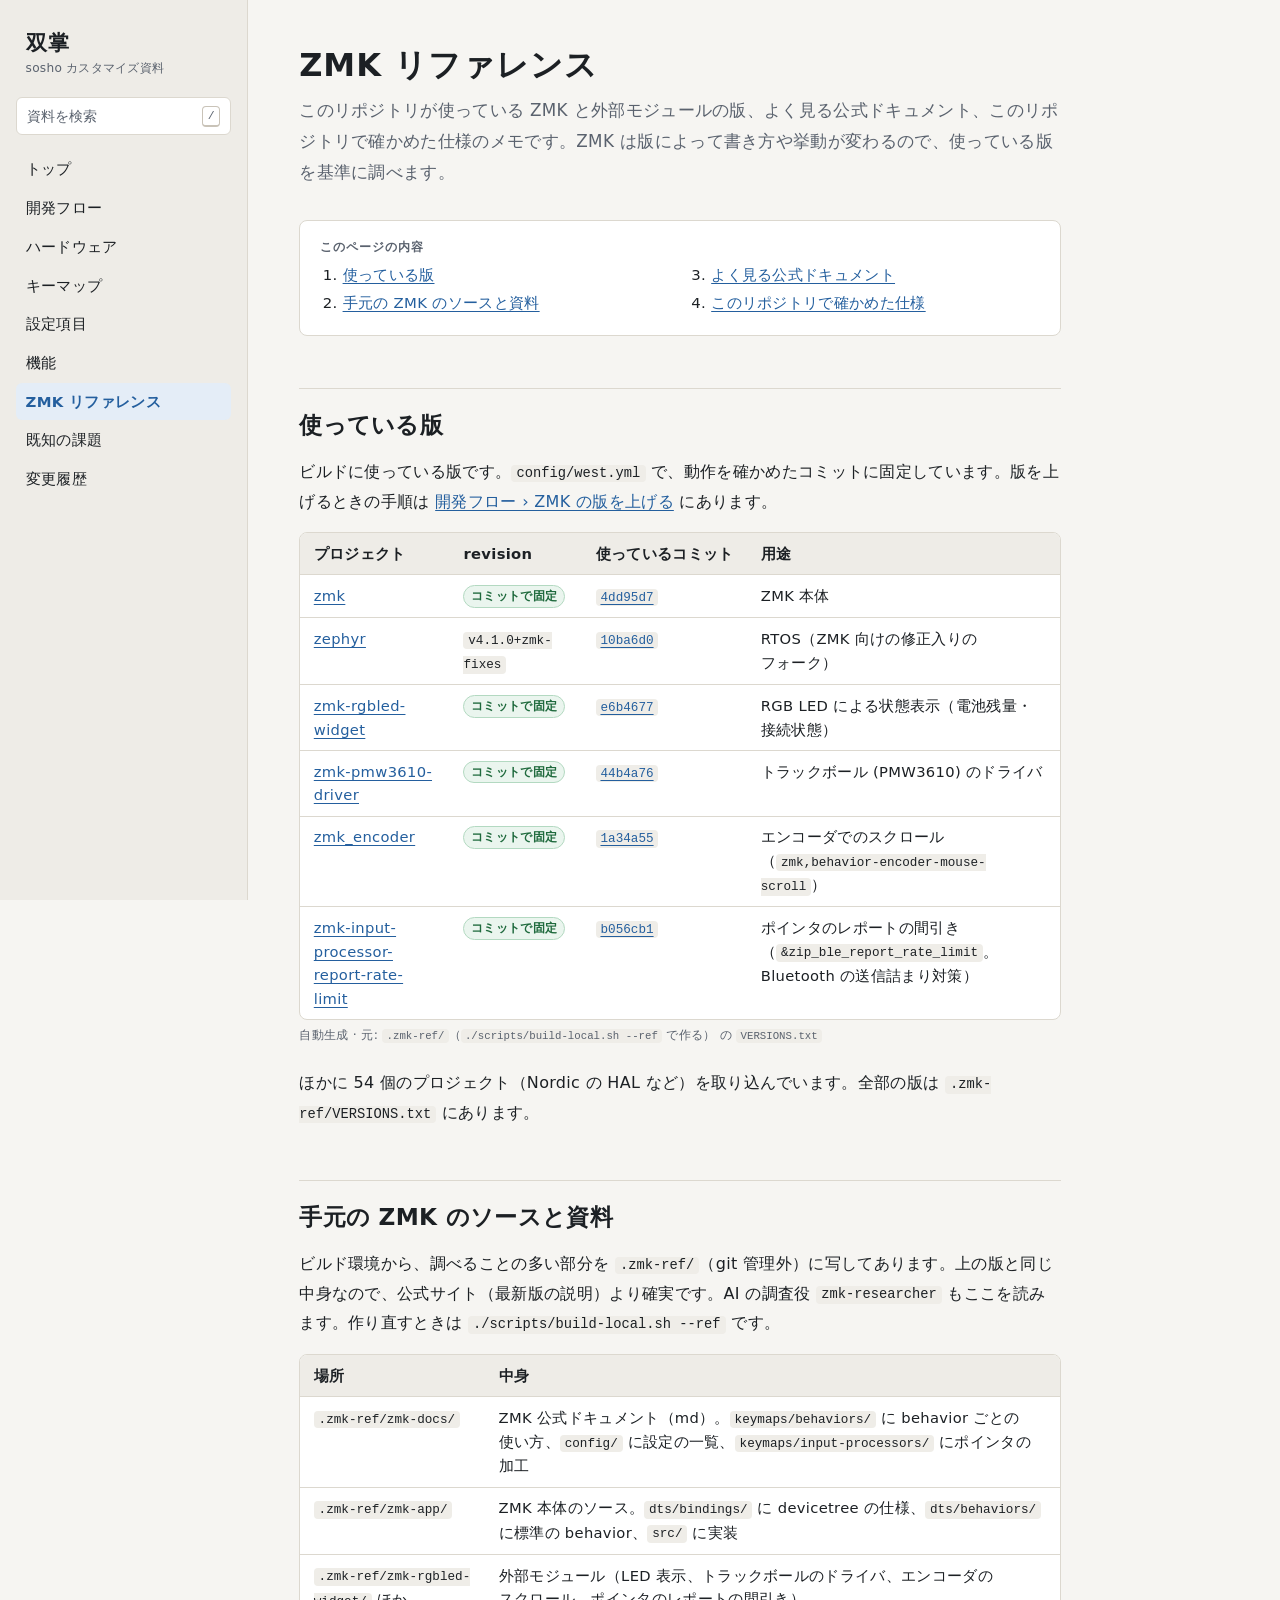
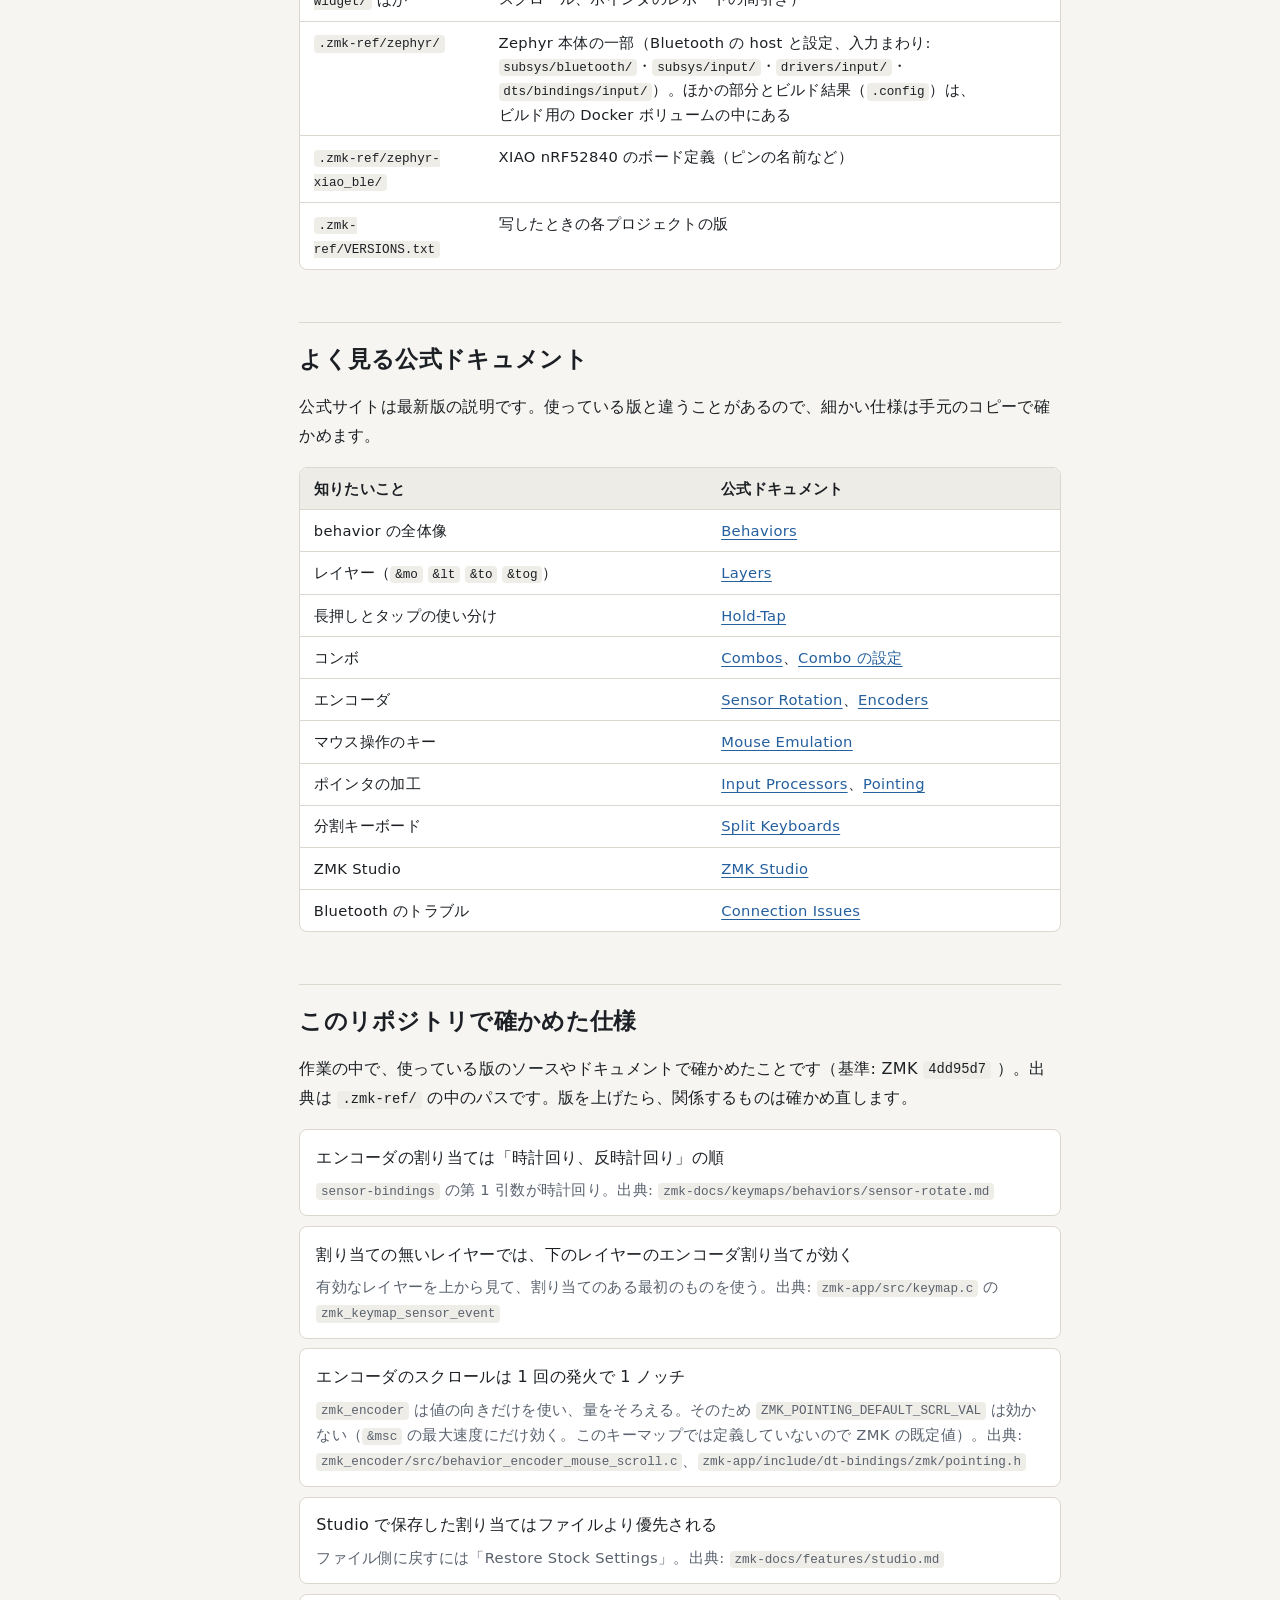
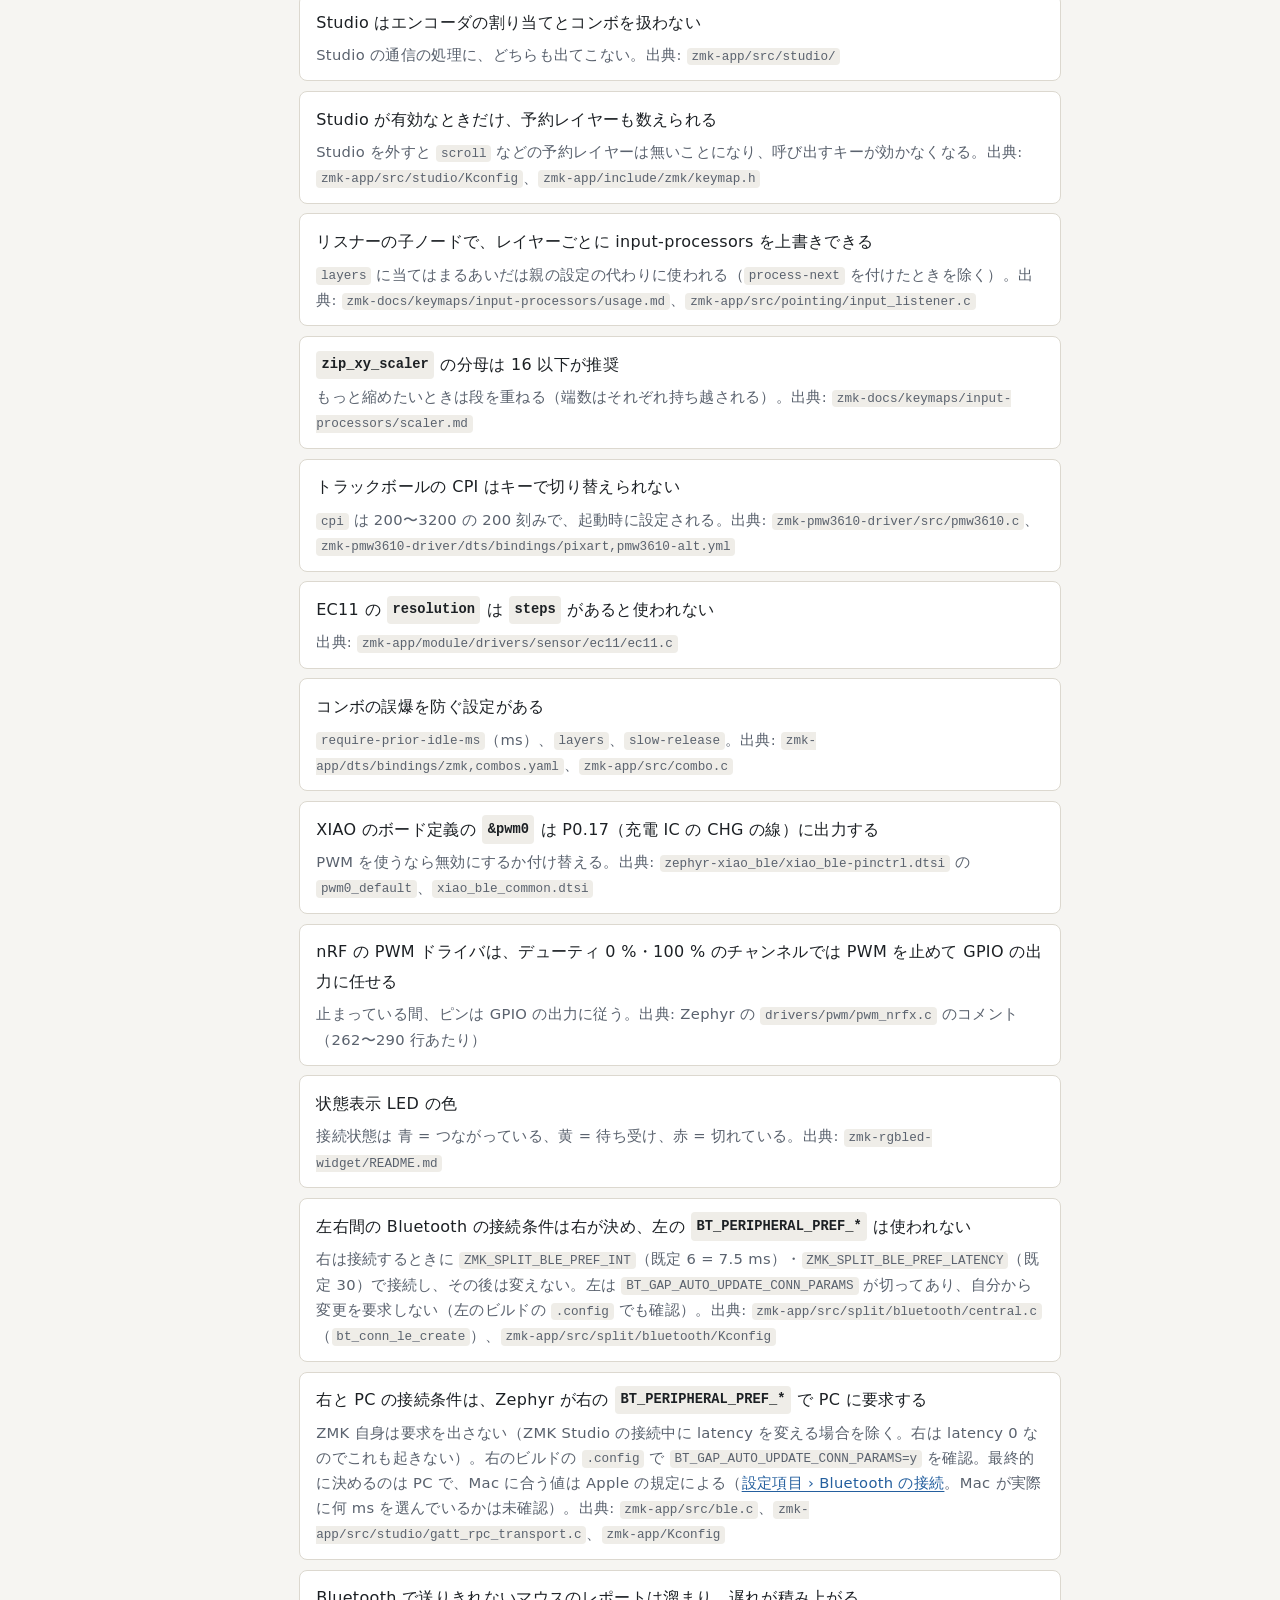
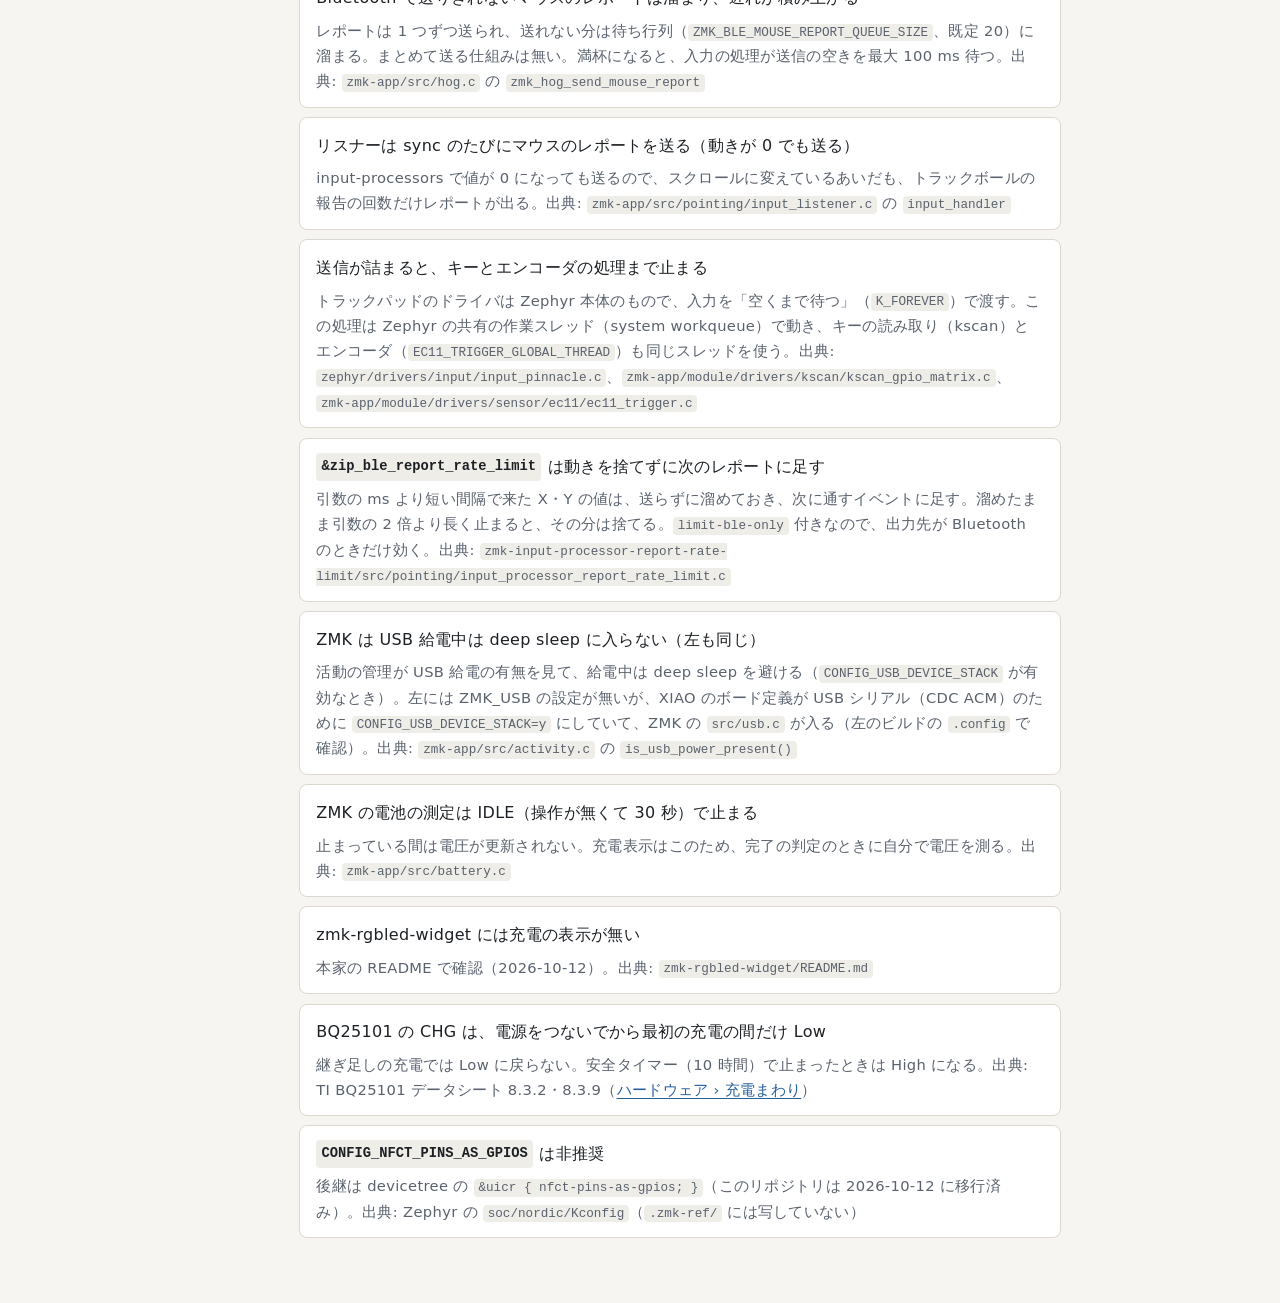
<file: docs/zmk-reference.html>
<!doctype html>
<html lang="ja">
<head>
<meta charset="utf-8">
<meta name="viewport" content="width=device-width, initial-scale=1">
<title>ZMK リファレンス — 双掌 (sosho) カスタマイズ資料</title>
<meta name="description" content="参照している ZMK と外部モジュールの版、よく見る公式ドキュメント、このリポジトリで確かめた仕様">
<link rel="stylesheet" href="assets/style.css">
</head>
<body>
<div class="layout">
<!-- gen:nav -->
<nav class="site-nav" aria-label="資料の目次">
<a class="brand" href="index.html">双掌<span>sosho カスタマイズ資料</span></a>
<button class="search-open" type="button" data-search-open>資料を検索<kbd>/</kbd></button>
<ul>
<li><a href="index.html">トップ</a></li>
<li><a href="workflow.html">開発フロー</a></li>
<li><a href="hardware.html">ハードウェア</a></li>
<li><a href="keymap.html">キーマップ</a></li>
<li><a href="settings.html">設定項目</a></li>
<li><a href="features.html">機能</a></li>
<li><a href="zmk-reference.html" aria-current="page">ZMK リファレンス</a></li>
<li><a href="known-issues.html">既知の課題</a></li>
<li><a href="changelog.html">変更履歴</a></li>
</ul>
</nav>
<script src="assets/search-index.js" defer></script>
<script src="assets/search.js" defer></script>
<!-- /gen:nav -->
<main>
<header class="page-head">
<h1>ZMK リファレンス</h1>
<p class="lead">このリポジトリが使っている ZMK と外部モジュールの版、よく見る公式ドキュメント、このリポジトリで確かめた仕様のメモです。ZMK は版によって書き方や挙動が変わるので、使っている版を基準に調べます。</p>
</header>

<!-- gen:toc -->
<nav class="toc" aria-label="このページの目次">
<p>このページの内容</p>
<ol>
<li><a href="#versions">使っている版</a></li>
<li><a href="#local">手元の ZMK のソースと資料</a></li>
<li><a href="#docs">よく見る公式ドキュメント</a></li>
<li><a href="#facts">このリポジトリで確かめた仕様</a></li>
</ol>
</nav>
<!-- /gen:toc -->

<section>
<h2 id="versions">使っている版</h2>
<p>ビルドに使っている版です。<code>config/west.yml</code> で、動作を確かめたコミットに固定しています。版を上げるときの手順は <a href="workflow.html#zmk-update">開発フロー › ZMK の版を上げる</a> にあります。</p>
<!-- gen:zmk-versions -->
<div class="gen">
<div class="table-wrap">
<table>
<thead><tr><th>プロジェクト</th><th>revision</th><th>使っているコミット</th><th>用途</th></tr></thead>
<tbody>
<tr><td><a href="https://github.com/zmkfirmware/zmk">zmk</a></td><td><span class="badge ok">コミットで固定</span></td><td><a href="https://github.com/zmkfirmware/zmk/commit/4dd95d7840eb3d5a3f59bb29fbf1ab054715ef85"><code>4dd95d7</code></a></td><td>ZMK 本体</td></tr>
<tr><td><a href="https://github.com/zmkfirmware/zephyr">zephyr</a></td><td><code>v4.1.0+zmk-fixes</code></td><td><a href="https://github.com/zmkfirmware/zephyr/commit/10ba6d0cb38bc3d258775d27982f707599320085"><code>10ba6d0</code></a></td><td>RTOS（ZMK 向けの修正入りのフォーク）</td></tr>
<tr><td><a href="https://github.com/caksoylar/zmk-rgbled-widget">zmk-rgbled-widget</a></td><td><span class="badge ok">コミットで固定</span></td><td><a href="https://github.com/caksoylar/zmk-rgbled-widget/commit/e6b467792a1dabef8cfa5c9fd26bfefc9c16662b"><code>e6b4677</code></a></td><td>RGB LED による状態表示（電池残量・接続状態）</td></tr>
<tr><td><a href="https://github.com/badjeff/zmk-pmw3610-driver">zmk-pmw3610-driver</a></td><td><span class="badge ok">コミットで固定</span></td><td><a href="https://github.com/badjeff/zmk-pmw3610-driver/commit/44b4a76b74d293a93cec4ccb7e04cb8d29c10f93"><code>44b4a76</code></a></td><td>トラックボール (PMW3610) のドライバ</td></tr>
<tr><td><a href="https://github.com/elekit-official/zmk_encoder">zmk_encoder</a></td><td><span class="badge ok">コミットで固定</span></td><td><a href="https://github.com/elekit-official/zmk_encoder/commit/1a34a5561f08eb7130823760fe597458f477e6db"><code>1a34a55</code></a></td><td>エンコーダでのスクロール（<code>zmk,behavior-encoder-mouse-scroll</code>）</td></tr>
<tr><td><a href="https://github.com/badjeff/zmk-input-processor-report-rate-limit">zmk-input-processor-report-rate-limit</a></td><td><span class="badge ok">コミットで固定</span></td><td><a href="https://github.com/badjeff/zmk-input-processor-report-rate-limit/commit/b056cb135525933743e2627150fb390f9d4b2461"><code>b056cb1</code></a></td><td>ポインタのレポートの間引き（<code>&amp;zip_ble_report_rate_limit</code>。Bluetooth の送信詰まり対策）</td></tr>
</tbody>
</table>
</div>
<p class="gen-note">自動生成 · 元: <code>.zmk-ref/</code>（<code>./scripts/build-local.sh --ref</code> で作る） の <code>VERSIONS.txt</code></p>
</div>
<p>ほかに 54 個のプロジェクト（Nordic の HAL など）を取り込んでいます。全部の版は <code>.zmk-ref/VERSIONS.txt</code> にあります。</p>
<!-- /gen:zmk-versions -->
</section>

<section>
<h2 id="local">手元の ZMK のソースと資料</h2>
<p>ビルド環境から、調べることの多い部分を <code>.zmk-ref/</code>（git 管理外）に写してあります。上の版と同じ中身なので、公式サイト（最新版の説明）より確実です。AI の調査役 <code>zmk-researcher</code> もここを読みます。作り直すときは <code>./scripts/build-local.sh --ref</code> です。</p>
<div class="table-wrap">
<table>
<thead><tr><th>場所</th><th>中身</th></tr></thead>
<tbody>
<tr><td><code>.zmk-ref/zmk-docs/</code></td><td>ZMK 公式ドキュメント（md）。<code>keymaps/behaviors/</code> に behavior ごとの使い方、<code>config/</code> に設定の一覧、<code>keymaps/input-processors/</code> にポインタの加工</td></tr>
<tr><td><code>.zmk-ref/zmk-app/</code></td><td>ZMK 本体のソース。<code>dts/bindings/</code> に devicetree の仕様、<code>dts/behaviors/</code> に標準の behavior、<code>src/</code> に実装</td></tr>
<tr><td><code>.zmk-ref/zmk-rgbled-widget/</code> ほか</td><td>外部モジュール（LED 表示、トラックボールのドライバ、エンコーダのスクロール、ポインタのレポートの間引き）</td></tr>
<tr><td><code>.zmk-ref/zephyr/</code></td><td>Zephyr 本体の一部（Bluetooth の host と設定、入力まわり: <code>subsys/bluetooth/</code>・<code>subsys/input/</code>・<code>drivers/input/</code>・<code>dts/bindings/input/</code>）。ほかの部分とビルド結果（<code>.config</code>）は、ビルド用の Docker ボリュームの中にある</td></tr>
<tr><td><code>.zmk-ref/zephyr-xiao_ble/</code></td><td>XIAO nRF52840 のボード定義（ピンの名前など）</td></tr>
<tr><td><code>.zmk-ref/VERSIONS.txt</code></td><td>写したときの各プロジェクトの版</td></tr>
</tbody>
</table>
</div>
</section>

<section>
<h2 id="docs">よく見る公式ドキュメント</h2>
<p>公式サイトは最新版の説明です。使っている版と違うことがあるので、細かい仕様は手元のコピーで確かめます。</p>
<div class="table-wrap">
<table>
<thead><tr><th>知りたいこと</th><th>公式ドキュメント</th></tr></thead>
<tbody>
<tr><td>behavior の全体像</td><td><a href="https://zmk.dev/docs/keymaps/behaviors">Behaviors</a></td></tr>
<tr><td>レイヤー（<code>&amp;mo</code> <code>&amp;lt</code> <code>&amp;to</code> <code>&amp;tog</code>）</td><td><a href="https://zmk.dev/docs/keymaps/behaviors/layers">Layers</a></td></tr>
<tr><td>長押しとタップの使い分け</td><td><a href="https://zmk.dev/docs/keymaps/behaviors/hold-tap">Hold-Tap</a></td></tr>
<tr><td>コンボ</td><td><a href="https://zmk.dev/docs/keymaps/combos">Combos</a>、<a href="https://zmk.dev/docs/config/combos">Combo の設定</a></td></tr>
<tr><td>エンコーダ</td><td><a href="https://zmk.dev/docs/keymaps/behaviors/sensor-rotate">Sensor Rotation</a>、<a href="https://zmk.dev/docs/features/encoders">Encoders</a></td></tr>
<tr><td>マウス操作のキー</td><td><a href="https://zmk.dev/docs/keymaps/behaviors/mouse-emulation">Mouse Emulation</a></td></tr>
<tr><td>ポインタの加工</td><td><a href="https://zmk.dev/docs/keymaps/input-processors">Input Processors</a>、<a href="https://zmk.dev/docs/features/pointing">Pointing</a></td></tr>
<tr><td>分割キーボード</td><td><a href="https://zmk.dev/docs/features/split-keyboards">Split Keyboards</a></td></tr>
<tr><td>ZMK Studio</td><td><a href="https://zmk.dev/docs/features/studio">ZMK Studio</a></td></tr>
<tr><td>Bluetooth のトラブル</td><td><a href="https://zmk.dev/docs/troubleshooting/connection-issues">Connection Issues</a></td></tr>
</tbody>
</table>
</div>
</section>

<section>
<h2 id="facts">このリポジトリで確かめた仕様</h2>
<p>作業の中で、使っている版のソースやドキュメントで確かめたことです（基準: ZMK <!-- gen:zmk-commit -->
<code>4dd95d7</code>
<!-- /gen:zmk-commit -->）。出典は <code>.zmk-ref/</code> の中のパスです。版を上げたら、関係するものは確かめ直します。</p>
<ul class="item-list">
<li><p class="item-head">エンコーダの割り当ては「時計回り、反時計回り」の順</p><p><code>sensor-bindings</code> の第 1 引数が時計回り。出典: <code>zmk-docs/keymaps/behaviors/sensor-rotate.md</code></p></li>
<li><p class="item-head">割り当ての無いレイヤーでは、下のレイヤーのエンコーダ割り当てが効く</p><p>有効なレイヤーを上から見て、割り当てのある最初のものを使う。出典: <code>zmk-app/src/keymap.c</code> の <code>zmk_keymap_sensor_event</code></p></li>
<li><p class="item-head">エンコーダのスクロールは 1 回の発火で 1 ノッチ</p><p><code>zmk_encoder</code> は値の向きだけを使い、量をそろえる。そのため <code>ZMK_POINTING_DEFAULT_SCRL_VAL</code> は効かない（<code>&amp;msc</code> の最大速度にだけ効く。このキーマップでは定義していないので ZMK の既定値）。出典: <code>zmk_encoder/src/behavior_encoder_mouse_scroll.c</code>、<code>zmk-app/include/dt-bindings/zmk/pointing.h</code></p></li>
<li><p class="item-head">Studio で保存した割り当てはファイルより優先される</p><p>ファイル側に戻すには「Restore Stock Settings」。出典: <code>zmk-docs/features/studio.md</code></p></li>
<li><p class="item-head">Studio はエンコーダの割り当てとコンボを扱わない</p><p>Studio の通信の処理に、どちらも出てこない。出典: <code>zmk-app/src/studio/</code></p></li>
<li><p class="item-head">Studio が有効なときだけ、予約レイヤーも数えられる</p><p>Studio を外すと <code>scroll</code> などの予約レイヤーは無いことになり、呼び出すキーが効かなくなる。出典: <code>zmk-app/src/studio/Kconfig</code>、<code>zmk-app/include/zmk/keymap.h</code></p></li>
<li><p class="item-head">リスナーの子ノードで、レイヤーごとに input-processors を上書きできる</p><p><code>layers</code> に当てはまるあいだは親の設定の代わりに使われる（<code>process-next</code> を付けたときを除く）。出典: <code>zmk-docs/keymaps/input-processors/usage.md</code>、<code>zmk-app/src/pointing/input_listener.c</code></p></li>
<li><p class="item-head"><code>zip_xy_scaler</code> の分母は 16 以下が推奨</p><p>もっと縮めたいときは段を重ねる（端数はそれぞれ持ち越される）。出典: <code>zmk-docs/keymaps/input-processors/scaler.md</code></p></li>
<li><p class="item-head">トラックボールの CPI はキーで切り替えられない</p><p><code>cpi</code> は 200〜3200 の 200 刻みで、起動時に設定される。出典: <code>zmk-pmw3610-driver/src/pmw3610.c</code>、<code>zmk-pmw3610-driver/dts/bindings/pixart,pmw3610-alt.yml</code></p></li>
<li><p class="item-head">EC11 の <code>resolution</code> は <code>steps</code> があると使われない</p><p>出典: <code>zmk-app/module/drivers/sensor/ec11/ec11.c</code></p></li>
<li><p class="item-head">コンボの誤爆を防ぐ設定がある</p><p><code>require-prior-idle-ms</code>（ms）、<code>layers</code>、<code>slow-release</code>。出典: <code>zmk-app/dts/bindings/zmk,combos.yaml</code>、<code>zmk-app/src/combo.c</code></p></li>
<li><p class="item-head">XIAO のボード定義の <code>&amp;pwm0</code> は P0.17（充電 IC の CHG の線）に出力する</p><p>PWM を使うなら無効にするか付け替える。出典: <code>zephyr-xiao_ble/xiao_ble-pinctrl.dtsi</code> の <code>pwm0_default</code>、<code>xiao_ble_common.dtsi</code></p></li>
<li><p class="item-head">nRF の PWM ドライバは、デューティ 0 %・100 % のチャンネルでは PWM を止めて GPIO の出力に任せる</p><p>止まっている間、ピンは GPIO の出力に従う。出典: Zephyr の <code>drivers/pwm/pwm_nrfx.c</code> のコメント（262〜290 行あたり）</p></li>
<li><p class="item-head">状態表示 LED の色</p><p>接続状態は 青 = つながっている、黄 = 待ち受け、赤 = 切れている。出典: <code>zmk-rgbled-widget/README.md</code></p></li>
<li><p class="item-head">左右間の Bluetooth の接続条件は右が決め、左の <code>BT_PERIPHERAL_PREF_*</code> は使われない</p><p>右は接続するときに <code>ZMK_SPLIT_BLE_PREF_INT</code>（既定 6 = 7.5 ms）・<code>ZMK_SPLIT_BLE_PREF_LATENCY</code>（既定 30）で接続し、その後は変えない。左は <code>BT_GAP_AUTO_UPDATE_CONN_PARAMS</code> が切ってあり、自分から変更を要求しない（左のビルドの <code>.config</code> でも確認）。出典: <code>zmk-app/src/split/bluetooth/central.c</code>（<code>bt_conn_le_create</code>）、<code>zmk-app/src/split/bluetooth/Kconfig</code></p></li>
<li><p class="item-head">右と PC の接続条件は、Zephyr が右の <code>BT_PERIPHERAL_PREF_*</code> で PC に要求する</p><p>ZMK 自身は要求を出さない（ZMK Studio の接続中に latency を変える場合を除く。右は latency 0 なのでこれも起きない）。右のビルドの <code>.config</code> で <code>BT_GAP_AUTO_UPDATE_CONN_PARAMS=y</code> を確認。最終的に決めるのは PC で、Mac に合う値は Apple の規定による（<a href="settings.html#bluetooth">設定項目 › Bluetooth の接続</a>。Mac が実際に何 ms を選んでいるかは未確認）。出典: <code>zmk-app/src/ble.c</code>、<code>zmk-app/src/studio/gatt_rpc_transport.c</code>、<code>zmk-app/Kconfig</code></p></li>
<li><p class="item-head">Bluetooth で送りきれないマウスのレポートは溜まり、遅れが積み上がる</p><p>レポートは 1 つずつ送られ、送れない分は待ち行列（<code>ZMK_BLE_MOUSE_REPORT_QUEUE_SIZE</code>、既定 20）に溜まる。まとめて送る仕組みは無い。満杯になると、入力の処理が送信の空きを最大 100 ms 待つ。出典: <code>zmk-app/src/hog.c</code> の <code>zmk_hog_send_mouse_report</code></p></li>
<li><p class="item-head">リスナーは sync のたびにマウスのレポートを送る（動きが 0 でも送る）</p><p>input-processors で値が 0 になっても送るので、スクロールに変えているあいだも、トラックボールの報告の回数だけレポートが出る。出典: <code>zmk-app/src/pointing/input_listener.c</code> の <code>input_handler</code></p></li>
<li><p class="item-head">送信が詰まると、キーとエンコーダの処理まで止まる</p><p>トラックパッドのドライバは Zephyr 本体のもので、入力を「空くまで待つ」（<code>K_FOREVER</code>）で渡す。この処理は Zephyr の共有の作業スレッド（system workqueue）で動き、キーの読み取り（kscan）とエンコーダ（<code>EC11_TRIGGER_GLOBAL_THREAD</code>）も同じスレッドを使う。出典: <code>zephyr/drivers/input/input_pinnacle.c</code>、<code>zmk-app/module/drivers/kscan/kscan_gpio_matrix.c</code>、<code>zmk-app/module/drivers/sensor/ec11/ec11_trigger.c</code></p></li>
<li><p class="item-head"><code>&amp;zip_ble_report_rate_limit</code> は動きを捨てずに次のレポートに足す</p><p>引数の ms より短い間隔で来た X・Y の値は、送らずに溜めておき、次に通すイベントに足す。溜めたまま引数の 2 倍より長く止まると、その分は捨てる。<code>limit-ble-only</code> 付きなので、出力先が Bluetooth のときだけ効く。出典: <code>zmk-input-processor-report-rate-limit/src/pointing/input_processor_report_rate_limit.c</code></p></li>
<li><p class="item-head">ZMK は USB 給電中は deep sleep に入らない（左も同じ）</p><p>活動の管理が USB 給電の有無を見て、給電中は deep sleep を避ける（<code>CONFIG_USB_DEVICE_STACK</code> が有効なとき）。左には ZMK_USB の設定が無いが、XIAO のボード定義が USB シリアル（CDC ACM）のために <code>CONFIG_USB_DEVICE_STACK=y</code> にしていて、ZMK の <code>src/usb.c</code> が入る（左のビルドの <code>.config</code> で確認）。出典: <code>zmk-app/src/activity.c</code> の <code>is_usb_power_present()</code></p></li>
<li><p class="item-head">ZMK の電池の測定は IDLE（操作が無くて 30 秒）で止まる</p><p>止まっている間は電圧が更新されない。充電表示はこのため、完了の判定のときに自分で電圧を測る。出典: <code>zmk-app/src/battery.c</code></p></li>
<li><p class="item-head">zmk-rgbled-widget には充電の表示が無い</p><p>本家の README で確認（2026-10-12）。出典: <code>zmk-rgbled-widget/README.md</code></p></li>
<li><p class="item-head">BQ25101 の CHG は、電源をつないでから最初の充電の間だけ Low</p><p>継ぎ足しの充電では Low に戻らない。安全タイマー（10 時間）で止まったときは High になる。出典: TI BQ25101 データシート 8.3.2・8.3.9（<a href="hardware.html#charging-hw">ハードウェア › 充電まわり</a>）</p></li>
<li><p class="item-head"><code>CONFIG_NFCT_PINS_AS_GPIOS</code> は非推奨</p><p>後継は devicetree の <code>&amp;uicr { nfct-pins-as-gpios; }</code>（このリポジトリは 2026-10-12 に移行済み）。出典: Zephyr の <code>soc/nordic/Kconfig</code>（<code>.zmk-ref/</code> には写していない）</p></li>
</ul>
</section>
</main>
</div>
</body>
</html>
</file>
<file: docs/assets/style.css>
/* 双掌 (sosho) 資料の共通スタイル。
   外部フォントやスクリプトに依存しない（file:// で開いても同じ見た目になる）。
   色はすべて :root のトークンで持ち、ダークモードはトークンだけを差し替える。 */

:root {
  color-scheme: light;
  --bg: #f6f5f2;
  --surface: #ffffff;
  --surface-2: #eeece7;
  --text: #1c2024;
  --muted: #5a626e;
  --border: #dcd8cf;
  --accent: #245f9e;
  --accent-soft: #e4edf7;
  --note-fg: #1d5592;
  --note-bg: #ebf3fb;
  --note-bd: #b8d0ea;
  --tip-fg: #1f6a3d;
  --tip-bg: #eaf5ee;
  --tip-bd: #b3d9c1;
  --warn-fg: #8a4a00;
  --warn-bg: #fcf2df;
  --warn-bd: #ebcf98;
  --code-bg: #efede8;
  --kbd-bd: #c9c3b8;
  --font-sans: -apple-system, BlinkMacSystemFont, "Hiragino Sans", "Hiragino Kaku Gothic ProN",
    "Noto Sans JP", "Yu Gothic UI", Meiryo, system-ui, sans-serif;
  --font-mono: ui-monospace, "SF Mono", Menlo, Consolas, "Noto Sans Mono", monospace;
  --radius: 8px;
  --nav-w: 15.5rem;
}

@media (prefers-color-scheme: dark) {
  :root {
    color-scheme: dark;
    --bg: #141619;
    --surface: #1b1e22;
    --surface-2: #23272c;
    --text: #e3e5e8;
    --muted: #9ea6b1;
    --border: #343940;
    --accent: #7cb0e9;
    --accent-soft: #1d2b3b;
    --note-fg: #9cc5f1;
    --note-bg: #182433;
    --note-bd: #2b4560;
    --tip-fg: #8ed1a7;
    --tip-bg: #15281d;
    --tip-bd: #284a35;
    --warn-fg: #efc27c;
    --warn-bg: #2a2213;
    --warn-bd: #564421;
    --code-bg: #23272c;
    --kbd-bd: #4a5058;
  }
}

/* ------------------------------------------------------------ 基本 */

*,
*::before,
*::after {
  box-sizing: border-box;
}

html {
  -webkit-text-size-adjust: 100%;
  scroll-padding-top: 1rem;
}

body {
  margin: 0;
  background: var(--bg);
  color: var(--text);
  font-family: var(--font-sans);
  font-size: 16px;
  line-height: 1.85;
  letter-spacing: 0.02em;
}

h1,
h2,
h3,
h4 {
  font-feature-settings: "palt";
  word-break: auto-phrase;
}

h2 {
  margin: 3.25rem 0 1rem;
  padding-top: 1.25rem;
  border-top: 1px solid var(--border);
  font-size: 1.45rem;
  line-height: 1.4;
}

h3 {
  margin: 2.25rem 0 0.75rem;
  font-size: 1.12rem;
  line-height: 1.5;
}

h4 {
  margin: 1.75rem 0 0.5rem;
  font-size: 1rem;
}

p,
ul,
ol,
dl {
  margin: 0 0 1rem;
}

ul,
ol {
  padding-left: 1.5rem;
}

li + li {
  margin-top: 0.3rem;
}

a {
  color: var(--accent);
  text-decoration-thickness: 1px;
  text-underline-offset: 0.2em;
}

/* ------------------------------------------------------------ 骨組み */

.layout {
  display: grid;
  grid-template-columns: var(--nav-w) minmax(0, 1fr);
  min-height: 100vh;
}

.site-nav {
  position: sticky;
  top: 0;
  height: 100vh;
  overflow-y: auto;
  padding: 1.75rem 1rem 2rem;
  background: var(--surface-2);
  border-right: 1px solid var(--border);
  font-size: 0.93rem;
  line-height: 1.5;
}

.site-nav .brand {
  display: block;
  padding: 0 0.6rem 1.25rem;
  color: var(--text);
  font-size: 1.3rem;
  font-weight: 700;
  letter-spacing: 0.08em;
  text-decoration: none;
}

.site-nav .brand span {
  display: block;
  color: var(--muted);
  font-size: 0.76rem;
  font-weight: 500;
  letter-spacing: 0.02em;
}

.site-nav ul {
  margin: 0;
  padding: 0;
  list-style: none;
}

.site-nav li + li {
  margin-top: 2px;
}

.site-nav a,
.site-nav .nav-todo {
  display: block;
  padding: 0.45rem 0.6rem;
  border-radius: 6px;
  color: var(--text);
  text-decoration: none;
}

.site-nav a:hover {
  background: var(--surface);
}

.site-nav a[aria-current="page"] {
  background: var(--accent-soft);
  color: var(--accent);
  font-weight: 600;
}

.site-nav .nav-todo {
  color: var(--muted);
}

small {
  color: var(--muted);
  font-size: 0.8em;
}

/* 小さな札（「準備中」やピンの D 番号など） */
.site-nav small,
.cards small,
.tag {
  margin-left: 0.4em;
  padding: 0 0.45em;
  border: 1px solid var(--border);
  border-radius: 999px;
  color: var(--muted);
  font-size: 0.72rem;
  font-weight: 500;
  white-space: nowrap;
}

td .note {
  display: block;
  margin-top: 0.15rem;
  color: var(--muted);
  font-size: 0.85em;
  line-height: 1.55;
}

main {
  width: 100%;
  max-width: 54rem;
  padding: 2.75rem clamp(1rem, 4vw, 3.5rem) 6rem;
}

.page-head {
  margin-bottom: 2rem;
}

.page-head h1 {
  margin: 0 0 0.5rem;
  font-size: 2rem;
  line-height: 1.35;
  letter-spacing: 0.03em;
}

.lead {
  margin: 0;
  color: var(--muted);
  font-size: 1.05rem;
}

/* ------------------------------------------------------------ ページ内目次 */

.toc {
  margin: 0 0 2.5rem;
  padding: 1rem 1.25rem;
  background: var(--surface);
  border: 1px solid var(--border);
  border-radius: var(--radius);
  font-size: 0.93rem;
  line-height: 1.6;
}

.toc p {
  margin: 0 0 0.4rem;
  color: var(--muted);
  font-size: 0.78rem;
  font-weight: 700;
  letter-spacing: 0.08em;
}

.toc ol {
  margin: 0;
  padding-left: 1.4rem;
}

@media (min-width: 64rem) {
  .toc ol {
    columns: 2;
    column-gap: 2.5rem;
  }

  .toc li {
    break-inside: avoid;
  }
}

/* ------------------------------------------------------------ コード */

code,
kbd,
pre {
  font-family: var(--font-mono);
  letter-spacing: 0;
}

code {
  padding: 0.1em 0.38em;
  background: var(--code-bg);
  border-radius: 4px;
  font-size: 0.86em;
  overflow-wrap: anywhere;
}

pre {
  margin: 0 0 1.25rem;
  padding: 0.85rem 1.1rem;
  overflow-x: auto;
  background: var(--code-bg);
  border: 1px solid var(--border);
  border-radius: var(--radius);
  font-size: 0.86rem;
  line-height: 1.65;
}

pre code {
  padding: 0;
  background: none;
  font-size: inherit;
  overflow-wrap: normal;
}

kbd {
  display: inline-block;
  min-width: 1.6em;
  padding: 0 0.4em;
  background: var(--surface);
  border: 1px solid var(--kbd-bd);
  border-bottom-width: 2px;
  border-radius: 4px;
  font-size: 0.82em;
  line-height: 1.6;
  text-align: center;
}

/* ------------------------------------------------------------ 表 */

.table-wrap {
  margin: 0 0 1.25rem;
  overflow-x: auto;
  background: var(--surface);
  border: 1px solid var(--border);
  border-radius: var(--radius);
}

table {
  width: 100%;
  border-collapse: collapse;
  font-size: 0.92rem;
  line-height: 1.6;
}

th,
td {
  padding: 0.55rem 0.85rem;
  border-bottom: 1px solid var(--border);
  text-align: left;
  vertical-align: top;
  word-break: auto-phrase; /* 短い日本語を文節の途中で折らない */
  min-width: 5.5em; /* 狭い画面で列が 1〜2 文字幅に潰れないよう、収まらなければ横スクロールさせる */
}

th {
  background: var(--surface-2);
  font-weight: 600;
  white-space: nowrap;
}

tbody tr:last-child td {
  border-bottom: 0;
}

td code {
  overflow-wrap: normal; /* 空白でだけ折り返し、パスやオプションの途中では折らない */
}

/* ------------------------------------------------------------ 説明の長い一覧（表より読みやすいもの） */

.item-list {
  display: grid;
  gap: 0.6rem;
  margin: 0 0 0.35rem;
  padding: 0;
  list-style: none;
}

.item-list > li {
  margin: 0;
  padding: 0.8rem 1rem;
  background: var(--surface);
  border: 1px solid var(--border);
  border-radius: var(--radius);
}

.item-list .item-head {
  display: flex;
  flex-wrap: wrap;
  align-items: center;
  gap: 0.4rem;
  margin: 0 0 0.3rem;
}

.item-list .item-head code {
  font-weight: 600;
}

.item-list > li > p:last-child {
  margin: 0;
  color: var(--muted);
  font-size: 0.92rem;
  line-height: 1.7;
}

/* ------------------------------------------------------------ 自動生成ブロック */

.gen {
  margin: 0 0 1.5rem;
}

.gen .table-wrap {
  margin-bottom: 0.35rem;
}

.gen-note {
  margin: 0;
  color: var(--muted);
  font-size: 0.78rem;
  line-height: 1.5;
}

/* ------------------------------------------------------------ 注記・ラベル */

.callout {
  margin: 1.25rem 0;
  padding: 0.85rem 1.1rem;
  border: 1px solid;
  border-left-width: 4px;
  border-radius: var(--radius);
}

.callout > :last-child {
  margin-bottom: 0;
}

.callout.note {
  background: var(--note-bg);
  border-color: var(--note-bd);
  border-left-color: var(--note-fg);
}

.callout.tip {
  background: var(--tip-bg);
  border-color: var(--tip-bd);
  border-left-color: var(--tip-fg);
}

.callout.warn {
  background: var(--warn-bg);
  border-color: var(--warn-bd);
  border-left-color: var(--warn-fg);
}

.callout.note strong:first-child {
  color: var(--note-fg);
}

.callout.tip strong:first-child {
  color: var(--tip-fg);
}

.callout.warn strong:first-child {
  color: var(--warn-fg);
}

.badge {
  display: inline-block;
  padding: 0 0.55em;
  background: var(--surface-2);
  border: 1px solid var(--border);
  border-radius: 999px;
  color: var(--muted);
  font-size: 0.76rem;
  font-weight: 600;
  line-height: 1.7;
  white-space: nowrap;
  vertical-align: 0.1em;
}

.badge.ok {
  background: var(--tip-bg);
  border-color: var(--tip-bd);
  color: var(--tip-fg);
}

.badge.build,
.badge.warn {
  background: var(--warn-bg);
  border-color: var(--warn-bd);
  color: var(--warn-fg);
}

/* ------------------------------------------------------------ 手順 */

ol.steps {
  padding: 0;
  list-style: none;
  counter-reset: step;
}

ol.steps > li {
  position: relative;
  margin: 0 0 1.1rem;
  padding-left: 2.6rem;
  counter-increment: step;
}

ol.steps > li::before {
  content: counter(step);
  position: absolute;
  top: 0.2rem;
  left: 0;
  display: grid;
  width: 1.75rem;
  height: 1.75rem;
  place-items: center;
  background: var(--accent);
  border-radius: 50%;
  color: var(--surface);
  font-size: 0.85rem;
  font-weight: 700;
  line-height: 1;
}

ol.steps > li > p {
  margin-bottom: 0.4rem;
}

ol.steps > li > :last-child {
  margin-bottom: 0;
}

/* ------------------------------------------------------------ トップページ */

.cards {
  display: grid;
  grid-template-columns: repeat(auto-fill, minmax(15rem, 1fr));
  gap: 0.85rem;
  margin: 0 0 1.5rem;
  padding: 0;
  list-style: none;
}

.cards li {
  margin: 0;
}

.cards a,
.cards .todo {
  display: block;
  height: 100%;
  padding: 0.95rem 1.1rem;
  background: var(--surface);
  border: 1px solid var(--border);
  border-radius: var(--radius);
  color: inherit;
  line-height: 1.6;
  text-decoration: none;
}

.cards a:hover {
  border-color: var(--accent);
}

.cards strong {
  display: block;
  margin-bottom: 0.2rem;
  color: var(--accent);
}

.cards span {
  display: block;
  color: var(--muted);
  font-size: 0.9rem;
}

.cards .todo {
  background: transparent;
  border-style: dashed;
}

.cards .todo strong {
  color: var(--muted);
}

dl.facts {
  display: grid;
  grid-template-columns: max-content minmax(0, 1fr);
  gap: 0.45rem 1.25rem;
  padding: 1rem 1.25rem;
  background: var(--surface);
  border: 1px solid var(--border);
  border-radius: var(--radius);
}

dl.facts dt {
  color: var(--muted);
  font-weight: 600;
}

dl.facts dd {
  margin: 0;
}

/* ------------------------------------------------------------ 表の行の状態 */

tr.dim td {
  color: var(--muted);
}

tr.group td {
  padding-top: 0.35rem;
  padding-bottom: 0.35rem;
  background: var(--surface-2);
  font-size: 0.85rem;
}

tr.diff td:first-child {
  box-shadow: inset 3px 0 0 var(--warn-fg);
}

/* ------------------------------------------------------------ キーボード図 */

.kb-scroll {
  margin: 0 0 0.75rem;
  padding-bottom: 2px;
  overflow-x: auto;
}

.kb {
  position: relative;
  min-width: 38rem;
  container-type: inline-size;
}

.key {
  position: absolute;
  display: flex;
  flex-direction: column;
  align-items: center;
  justify-content: center;
  line-height: 1.15;
  text-align: center;
}

/* キートップは擬似要素で描く（位置の箱の内側に少し余白を取る） */
.key::before {
  content: "";
  position: absolute;
  inset: 0.3cqw;
  background: var(--surface);
  border: 1px solid var(--kbd-bd);
  border-radius: 0.7cqw;
  box-shadow: 0 1px 0 var(--kbd-bd);
}

.key > span {
  position: relative;
}

.key .pos {
  position: absolute;
  top: 0.75cqw;
  left: 1.05cqw;
  color: var(--muted);
  font-size: clamp(7px, 0.85cqw, 10px);
  line-height: 1;
}

.key .main {
  padding: 0 0.5cqw;
  font-size: clamp(9px, 1.45cqw, 15px);
  font-weight: 600;
  overflow-wrap: anywhere;
  word-break: auto-phrase;
}

.key .sub {
  margin-top: 0.25cqw;
  padding: 0 0.5cqw;
  color: var(--muted);
  font-size: clamp(7px, 0.95cqw, 11px);
}

.key.trans::before {
  background: transparent;
  border-style: dashed;
  box-shadow: none;
}

.key.trans .main {
  color: var(--muted);
  font-weight: 400;
  opacity: 0.6;
}

.key.none .main {
  color: var(--muted);
}

.key.layer::before {
  background: var(--accent-soft);
  border-color: var(--accent);
}

.key.layer .main {
  color: var(--accent);
}

.key.system::before {
  background: var(--warn-bg);
  border-color: var(--warn-bd);
}

.key.mouse::before {
  background: var(--tip-bg);
  border-color: var(--tip-bd);
}

.key.positions .main {
  font-size: clamp(11px, 2cqw, 20px);
}

.key.positions .sub {
  font-size: clamp(8px, 1.1cqw, 12px);
}

.key.positions .pos {
  display: none;
}

.legend {
  display: flex;
  flex-wrap: wrap;
  gap: 0.4rem 1.25rem;
  margin: 0 0 1.25rem;
  padding: 0;
  color: var(--muted);
  font-size: 0.88rem;
  list-style: none;
}

.legend li {
  display: flex;
  align-items: center;
  gap: 0.4rem;
  margin: 0;
}

.swatch {
  display: inline-block;
  width: 1.1rem;
  height: 1.1rem;
  background: var(--surface);
  border: 1px solid var(--kbd-bd);
  border-radius: 4px;
}

.swatch.layer {
  background: var(--accent-soft);
  border-color: var(--accent);
}

.swatch.system {
  background: var(--warn-bg);
  border-color: var(--warn-bd);
}

.swatch.mouse {
  background: var(--tip-bg);
  border-color: var(--tip-bd);
}

.swatch.trans {
  background: transparent;
  border-style: dashed;
}

section.layer {
  margin: 0 0 2.25rem;
}

section.layer h3 {
  margin: 1.75rem 0 0.2rem;
}

.layer-how {
  margin: 0 0 0.6rem;
  color: var(--muted);
  font-size: 0.9rem;
}

.sensors {
  font-size: 0.92rem;
}

p.sensors {
  color: var(--muted);
}

details {
  margin: 0.25rem 0 0.5rem;
}

summary {
  color: var(--accent);
  font-size: 0.9rem;
  cursor: pointer;
}

details pre {
  margin-top: 0.5rem;
}

.issue-status {
  margin: -0.4rem 0 1rem;
  font-size: 0.92rem;
}

/* ------------------------------------------------------------ 検索 */

.search-open {
  display: flex;
  align-items: center;
  justify-content: space-between;
  width: 100%;
  margin: 0 0 1rem;
  padding: 0.45rem 0.6rem;
  background: var(--surface);
  border: 1px solid var(--border);
  border-radius: 6px;
  color: var(--muted);
  font: inherit;
  font-size: 0.88rem;
  cursor: pointer;
}

.search-open:hover {
  border-color: var(--accent);
}

.search-dialog {
  width: min(42rem, calc(100vw - 2rem));
  max-height: min(36rem, calc(100vh - 4rem));
  margin-top: 8vh;
  padding: 0;
  overflow: hidden;
  background: var(--surface);
  border: 1px solid var(--border);
  border-radius: var(--radius);
  box-shadow: 0 12px 40px rgba(0, 0, 0, 0.25);
  color: var(--text);
}

.search-dialog[open] {
  display: flex;
  flex-direction: column;
}

.search-dialog::backdrop {
  background: rgba(0, 0, 0, 0.35);
}

.search-dialog input {
  width: 100%;
  padding: 0.9rem 1rem;
  background: transparent;
  border: 0;
  border-bottom: 1px solid var(--border);
  outline: none;
  color: inherit;
  font: inherit;
  font-size: 1rem;
}

.search-results {
  flex: 1;
  margin: 0;
  padding: 0.4rem;
  overflow-y: auto;
  list-style: none;
}

.search-results li {
  margin: 0;
}

.search-results a {
  display: block;
  padding: 0.55rem 0.7rem;
  border-radius: 6px;
  color: inherit;
  line-height: 1.55;
  text-decoration: none;
}

.search-results a:hover,
.search-results a[aria-selected="true"] {
  background: var(--accent-soft);
}

.sr-where {
  display: block;
  color: var(--accent);
  font-size: 0.88rem;
  font-weight: 600;
}

.sr-snippet {
  display: block;
  color: var(--muted);
  font-size: 0.84rem;
}

.search-results mark {
  padding: 0 0.1em;
  background: var(--warn-bg);
  border-radius: 2px;
  color: var(--text);
}

.search-empty {
  padding: 0.9rem 0.7rem;
  color: var(--muted);
  font-size: 0.9rem;
}

/* ------------------------------------------------------------ 狭い画面 */

@media (max-width: 52rem) {
  .layout {
    display: block;
  }

  .site-nav {
    position: static;
    height: auto;
    padding: 0.9rem 1rem;
    border-right: 0;
    border-bottom: 1px solid var(--border);
  }

  .site-nav .brand {
    padding: 0 0 0.5rem;
  }

  .site-nav .brand span {
    display: inline;
    margin-left: 0.6em;
  }

  .site-nav ul {
    display: flex;
    flex-wrap: wrap;
    gap: 0.25rem;
  }

  .site-nav li + li {
    margin-top: 0;
  }

  .site-nav a {
    padding: 0.2rem 0.6rem;
  }

  .site-nav li:has(.nav-todo) {
    display: none;
  }

  main {
    padding: 1.75rem 1rem 4rem;
  }

  .page-head h1 {
    font-size: 1.6rem;
  }

  dl.facts {
    grid-template-columns: 1fr;
    gap: 0;
  }

  dl.facts dd + dt {
    margin-top: 0.6rem;
  }
}

@media print {
  .site-nav,
  .toc {
    display: none;
  }

  .layout {
    display: block;
  }
}
</file>
